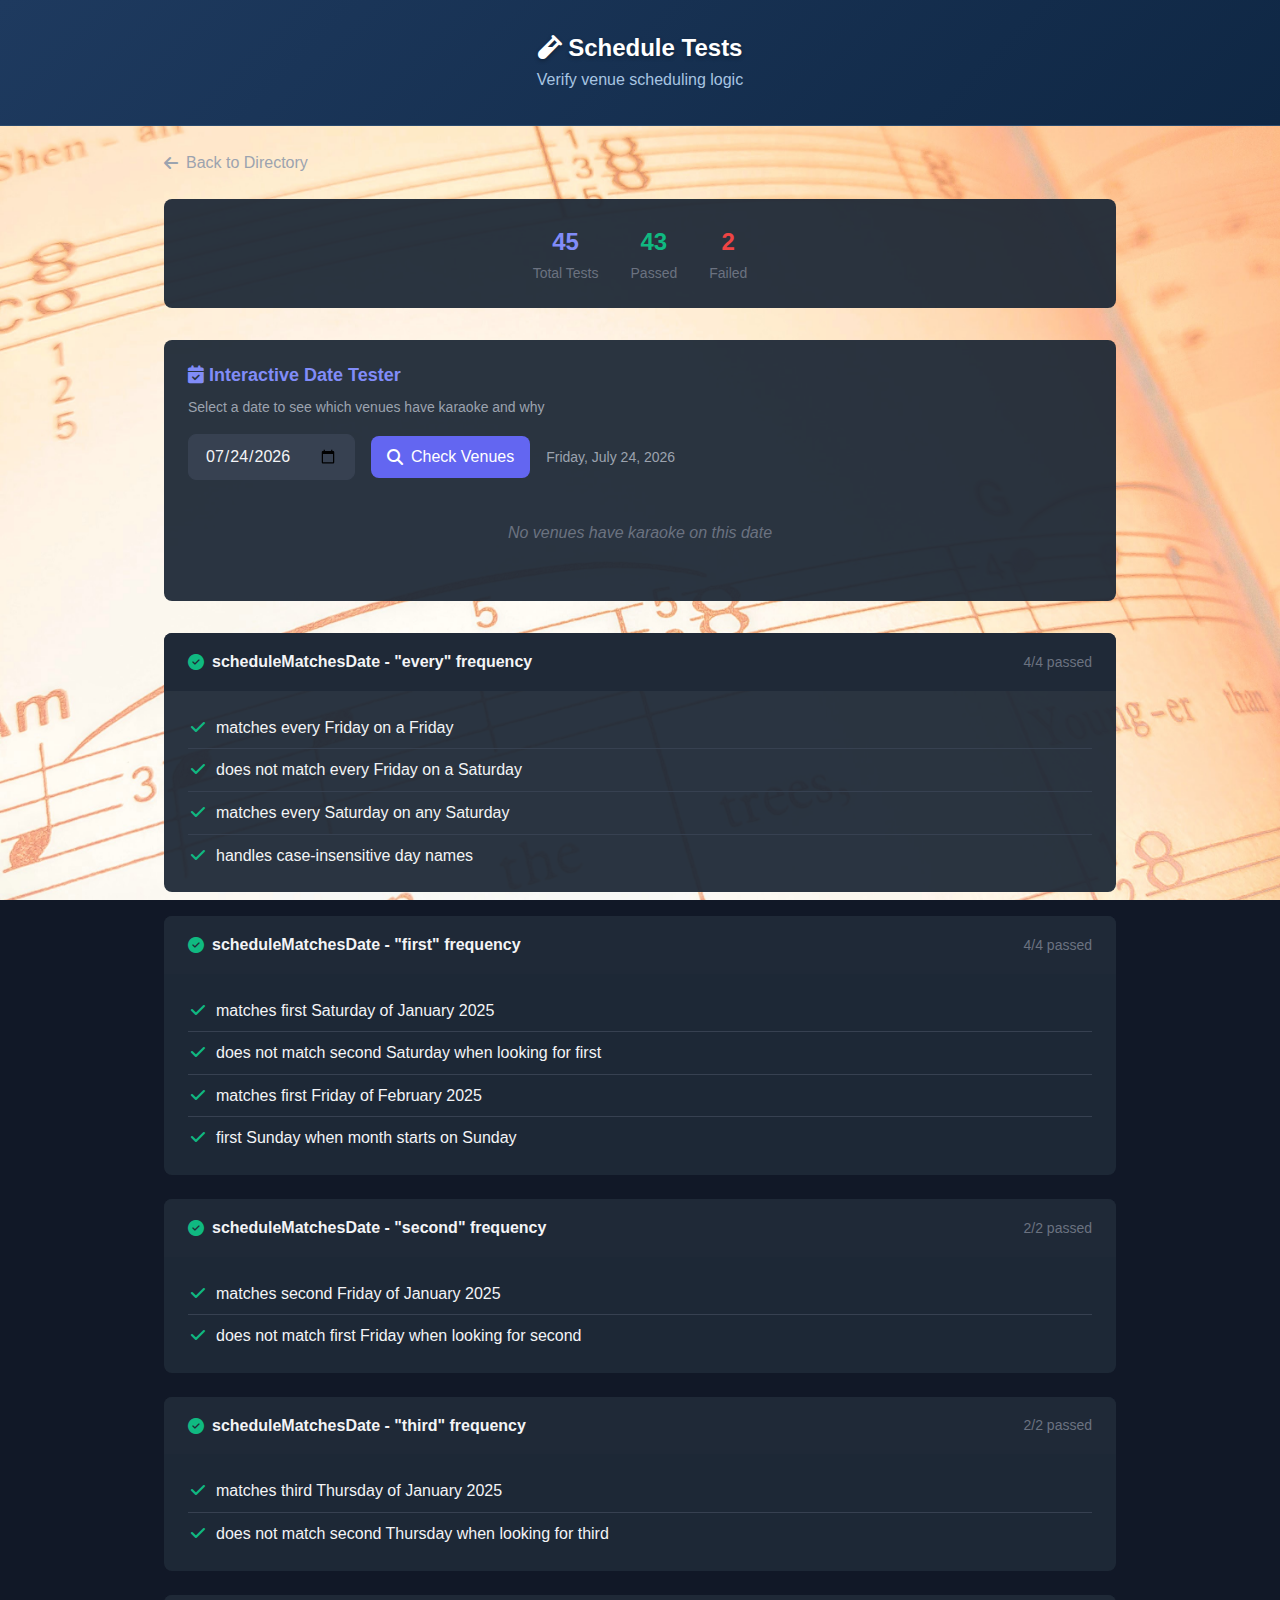
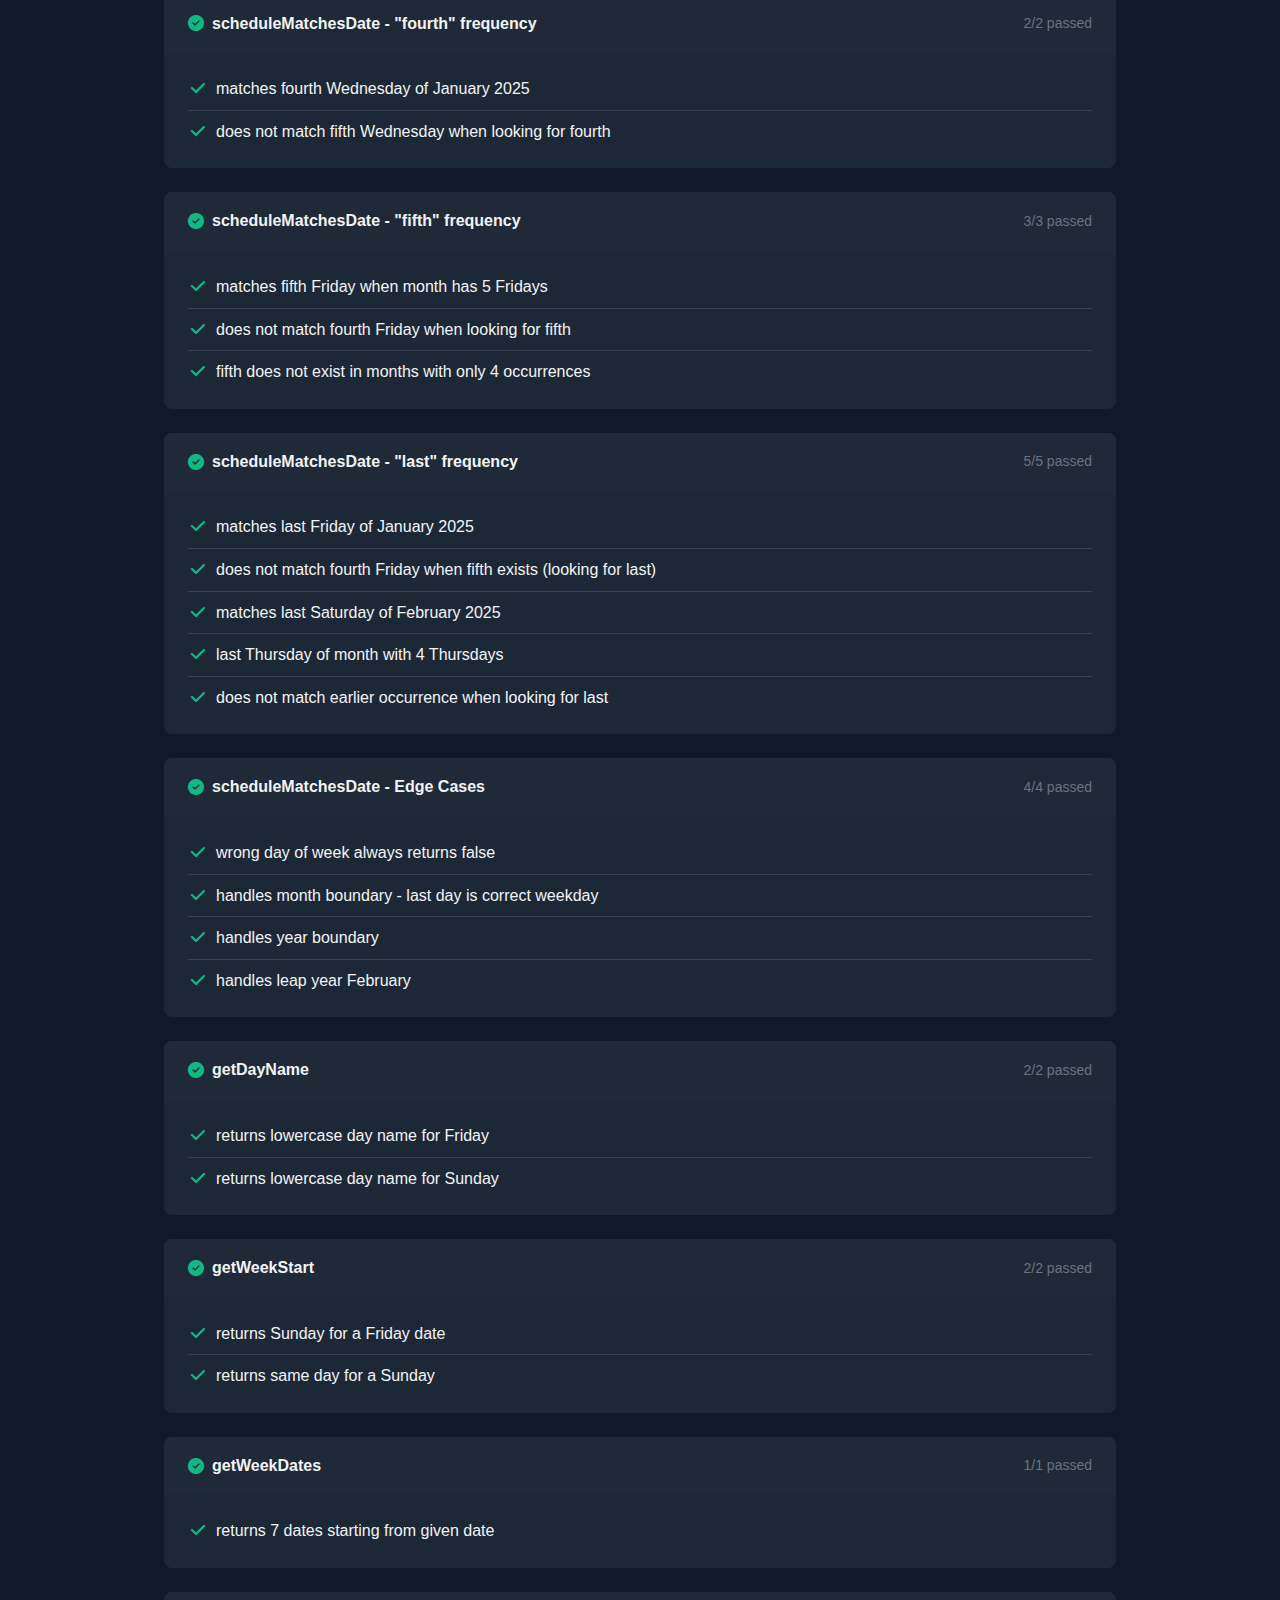
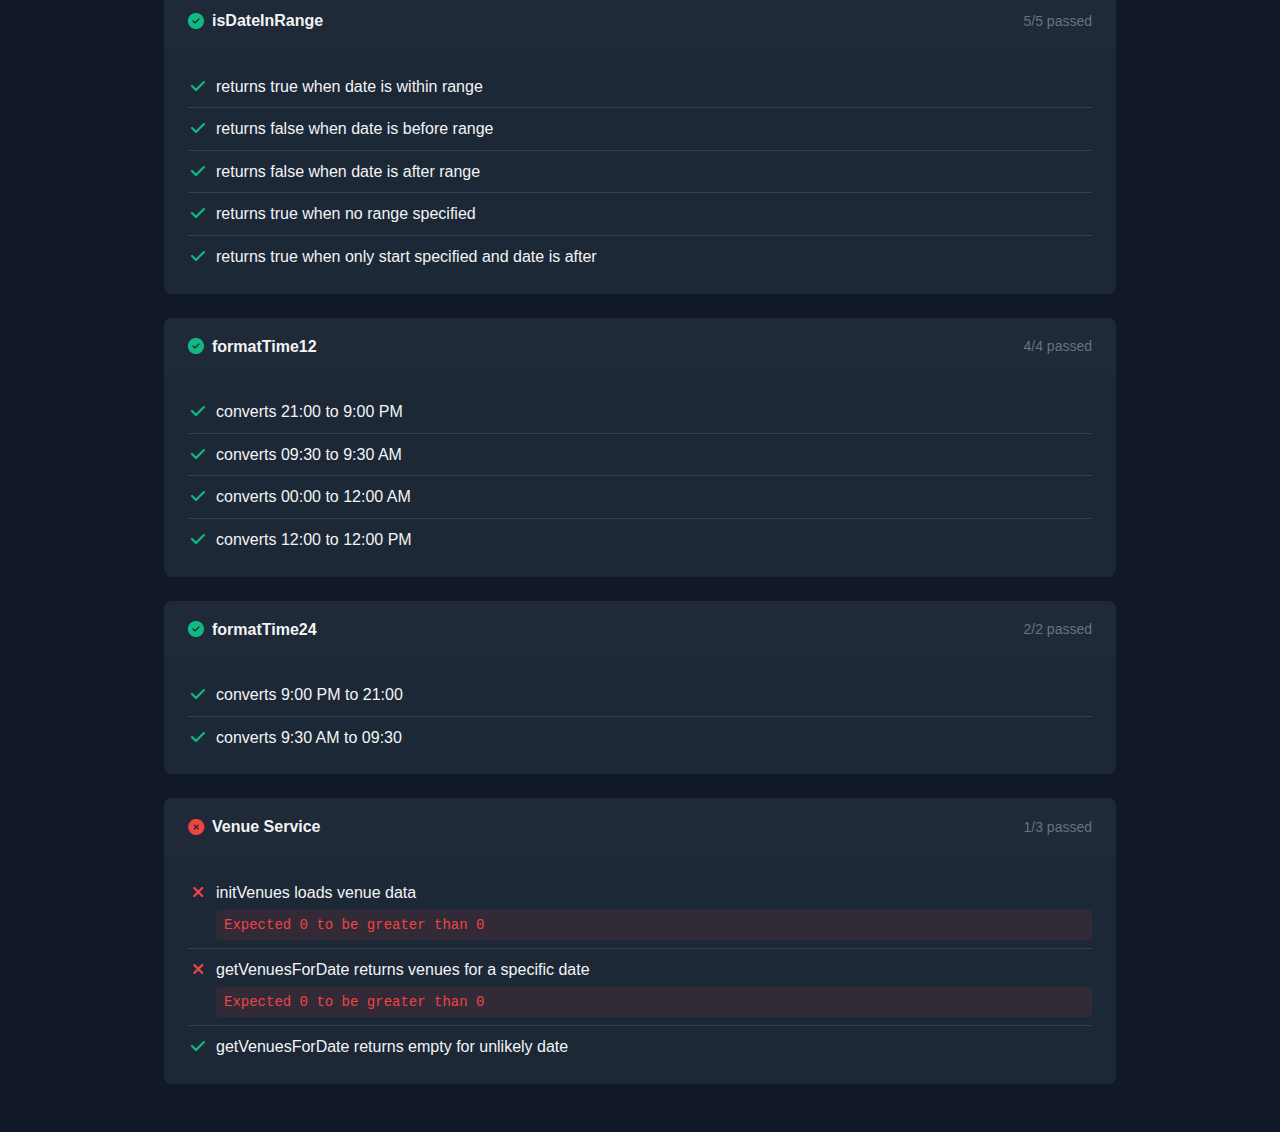
<file: tests/index.html>
<!DOCTYPE html>
<html lang="en">
<head>
    <meta charset="UTF-8">
    <meta name="viewport" content="width=device-width, initial-scale=1.0">
    <title>Schedule Tests - Austin Karaoke Directory</title>
    <link rel="stylesheet" href="https://cdnjs.cloudflare.com/ajax/libs/font-awesome/6.4.0/css/all.min.css">
    <link rel="stylesheet" href="../css/base.css">
    <link rel="stylesheet" href="../css/layout.css">
    <link rel="stylesheet" href="../css/components.css">
    <style>
        .test-container {
            max-width: 1000px;
            margin: 0 auto;
            padding: var(--spacing-lg);
        }

        .test-header {
            text-align: center;
            margin-bottom: var(--spacing-xl);
            padding-bottom: var(--spacing-lg);
            border-bottom: 1px solid var(--border-color);
        }

        .test-header h1 {
            color: var(--color-primary-light);
            margin-bottom: var(--spacing-sm);
        }

        .test-summary {
            display: flex;
            justify-content: center;
            gap: var(--spacing-xl);
            margin-bottom: var(--spacing-xl);
            padding: var(--spacing-lg);
            background: var(--bg-card);
            border-radius: var(--border-radius);
        }

        .test-stat {
            text-align: center;
        }

        .test-stat__value {
            font-size: var(--font-size-2xl);
            font-weight: 700;
        }

        .test-stat__label {
            font-size: var(--font-size-sm);
            color: var(--text-muted);
        }

        .test-stat--pass .test-stat__value { color: var(--color-success); }
        .test-stat--fail .test-stat__value { color: var(--color-error); }
        .test-stat--total .test-stat__value { color: var(--color-primary-light); }

        .test-suite {
            background: var(--bg-card);
            border-radius: var(--border-radius);
            margin-bottom: var(--spacing-lg);
            overflow: hidden;
        }

        .test-suite__header {
            display: flex;
            align-items: center;
            justify-content: space-between;
            padding: var(--spacing-md) var(--spacing-lg);
            background: var(--bg-secondary);
            cursor: pointer;
        }

        .test-suite__header:hover {
            background: var(--color-gray-700);
        }

        .test-suite__title {
            font-weight: 600;
            display: flex;
            align-items: center;
            gap: var(--spacing-sm);
        }

        .test-suite__count {
            font-size: var(--font-size-sm);
            color: var(--text-muted);
        }

        .test-suite__results {
            padding: var(--spacing-md) var(--spacing-lg);
        }

        .test-result {
            display: flex;
            align-items: flex-start;
            gap: var(--spacing-sm);
            padding: var(--spacing-sm) 0;
            border-bottom: 1px solid var(--border-color);
        }

        .test-result:last-child {
            border-bottom: none;
        }

        .test-result__icon {
            width: 20px;
            text-align: center;
            flex-shrink: 0;
        }

        .test-result--pass .test-result__icon { color: var(--color-success); }
        .test-result--fail .test-result__icon { color: var(--color-error); }

        .test-result__name {
            flex: 1;
        }

        .test-result__error {
            font-size: var(--font-size-sm);
            color: var(--color-error);
            background: rgba(239, 68, 68, 0.1);
            padding: var(--spacing-xs) var(--spacing-sm);
            border-radius: var(--border-radius-sm);
            margin-top: var(--spacing-xs);
            font-family: monospace;
        }

        /* Date Tester Section */
        .date-tester {
            background: var(--bg-card);
            border-radius: var(--border-radius);
            padding: var(--spacing-lg);
            margin-bottom: var(--spacing-xl);
        }

        .date-tester__header {
            margin-bottom: var(--spacing-md);
        }

        .date-tester__header h2 {
            color: var(--color-primary-light);
            font-size: var(--font-size-lg);
        }

        .date-tester__controls {
            display: flex;
            gap: var(--spacing-md);
            align-items: center;
            flex-wrap: wrap;
            margin-bottom: var(--spacing-lg);
        }

        .date-tester__input {
            padding: var(--spacing-sm) var(--spacing-md);
            background: var(--color-gray-700);
            border: 1px solid var(--border-color);
            border-radius: var(--border-radius);
            color: var(--text-primary);
            font-size: var(--font-size-base);
        }

        .date-tester__input:focus {
            outline: none;
            border-color: var(--color-primary);
        }

        .date-tester__info {
            color: var(--text-secondary);
            font-size: var(--font-size-sm);
        }

        .date-tester__results {
            max-height: 400px;
            overflow-y: auto;
        }

        .venue-result {
            display: flex;
            align-items: center;
            gap: var(--spacing-md);
            padding: var(--spacing-sm) var(--spacing-md);
            background: var(--bg-secondary);
            border-radius: var(--border-radius-sm);
            margin-bottom: var(--spacing-xs);
        }

        .venue-result__name {
            font-weight: 500;
            flex: 1;
        }

        .venue-result__reason {
            font-size: var(--font-size-sm);
            color: var(--color-primary-light);
            background: var(--color-gray-800);
            padding: 2px 8px;
            border-radius: var(--border-radius-sm);
        }

        .no-venues {
            color: var(--text-muted);
            font-style: italic;
            padding: var(--spacing-md);
            text-align: center;
        }

        /* Back link */
        .back-link {
            display: inline-flex;
            align-items: center;
            gap: var(--spacing-sm);
            margin-bottom: var(--spacing-lg);
            color: var(--text-secondary);
        }

        .back-link:hover {
            color: var(--color-primary-light);
        }

        /* Running state */
        .test-running {
            text-align: center;
            padding: var(--spacing-xl);
            color: var(--text-muted);
        }

        .test-running i {
            font-size: var(--font-size-2xl);
            margin-bottom: var(--spacing-md);
        }
    </style>
</head>
<body>
    <header class="site-header">
        <div class="site-header__content">
            <h1 class="site-header__title"><i class="fa-solid fa-vial"></i> Schedule Tests</h1>
            <p class="site-header__tagline">Verify venue scheduling logic</p>
        </div>
    </header>

    <main class="test-container">
        <a href="../index.html" class="back-link">
            <i class="fa-solid fa-arrow-left"></i> Back to Directory
        </a>

        <!-- Test Summary -->
        <div class="test-summary" id="test-summary">
            <div class="test-stat test-stat--total">
                <div class="test-stat__value" id="total-count">0</div>
                <div class="test-stat__label">Total Tests</div>
            </div>
            <div class="test-stat test-stat--pass">
                <div class="test-stat__value" id="pass-count">0</div>
                <div class="test-stat__label">Passed</div>
            </div>
            <div class="test-stat test-stat--fail">
                <div class="test-stat__value" id="fail-count">0</div>
                <div class="test-stat__label">Failed</div>
            </div>
        </div>

        <!-- Date Tester -->
        <section class="date-tester">
            <div class="date-tester__header">
                <h2><i class="fa-solid fa-calendar-check"></i> Interactive Date Tester</h2>
                <p class="date-tester__info">Select a date to see which venues have karaoke and why</p>
            </div>
            <div class="date-tester__controls">
                <input type="date" id="test-date" class="date-tester__input">
                <button class="btn btn--primary" id="test-date-btn">
                    <i class="fa-solid fa-search"></i> Check Venues
                </button>
                <span id="date-info" class="date-tester__info"></span>
            </div>
            <div class="date-tester__results" id="date-results">
                <p class="no-venues">Select a date above to see matching venues</p>
            </div>
        </section>

        <!-- Test Results -->
        <div id="test-results">
            <div class="test-running">
                <i class="fa-solid fa-spinner fa-spin"></i>
                <p>Running tests...</p>
            </div>
        </div>
    </main>

    <script src="../js/data.js"></script>
    <script type="module" src="schedule-tests.js"></script>
</body>
</html>
</file>
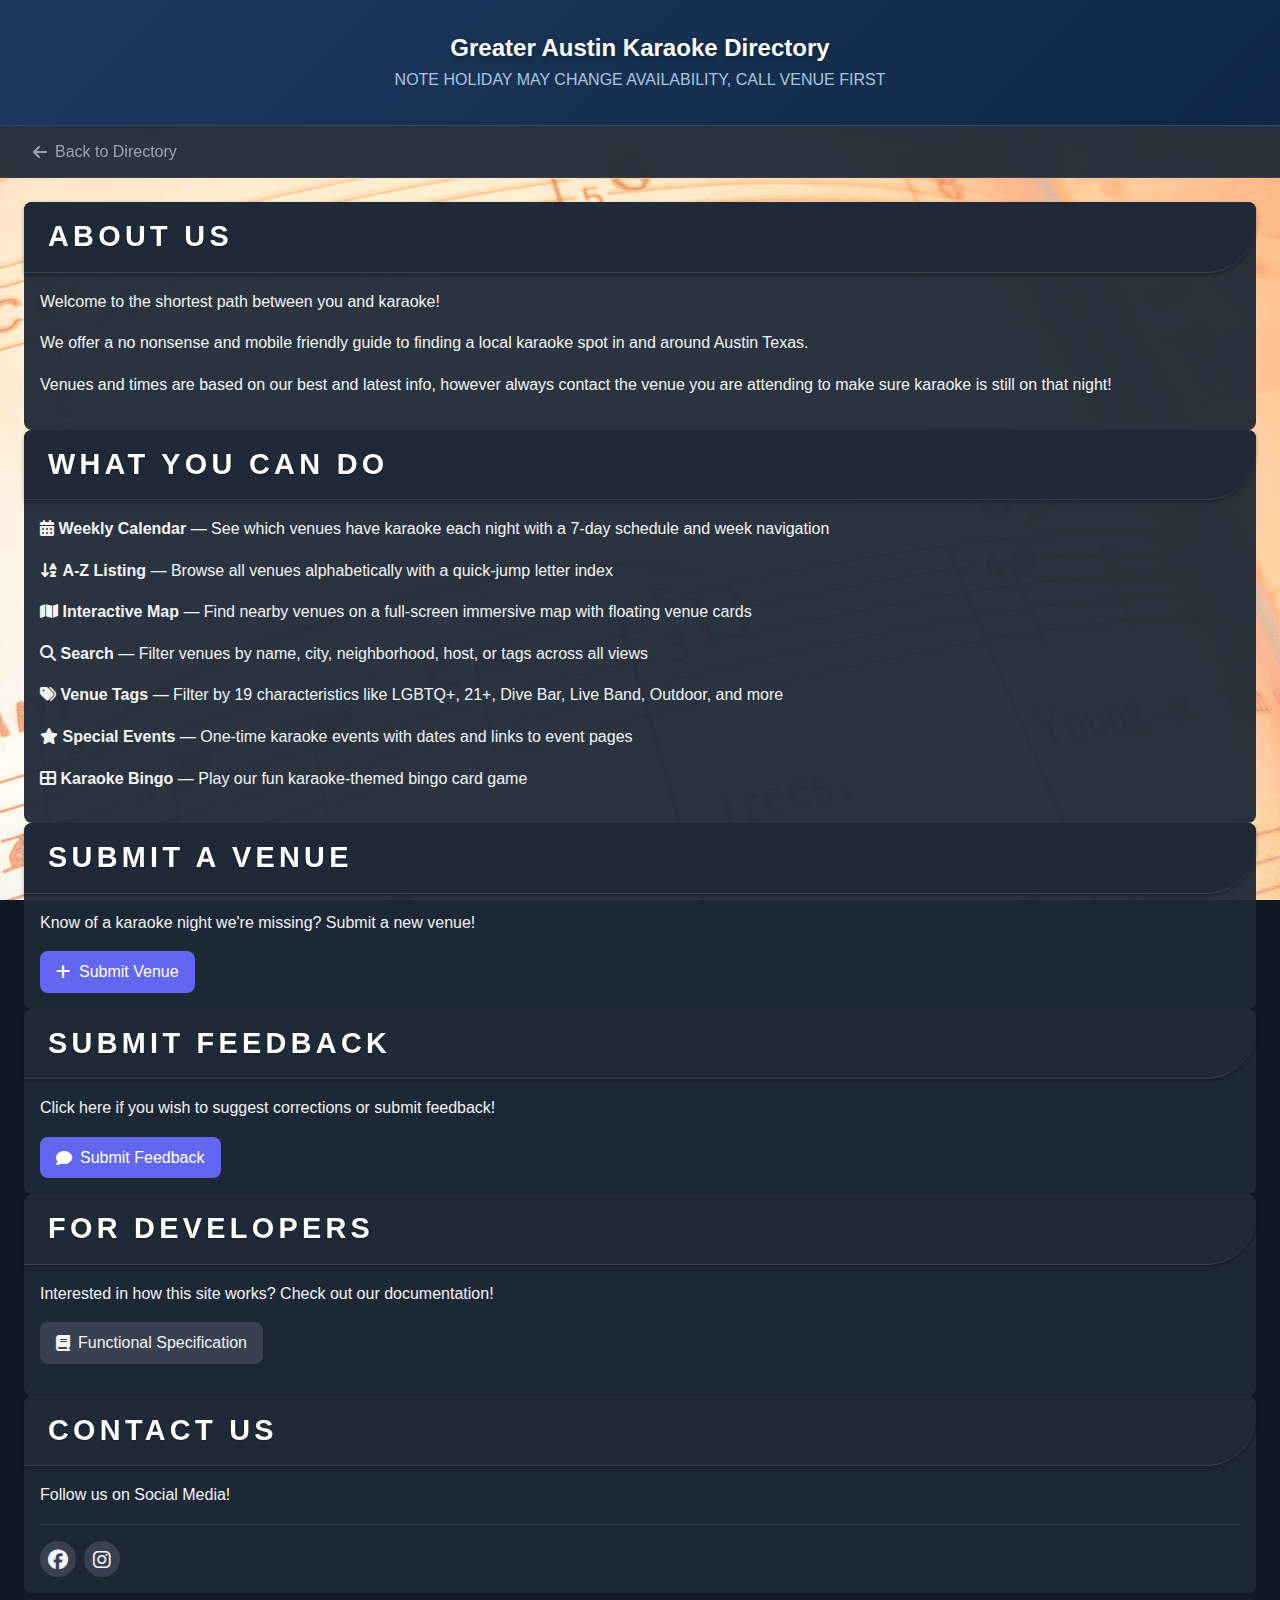
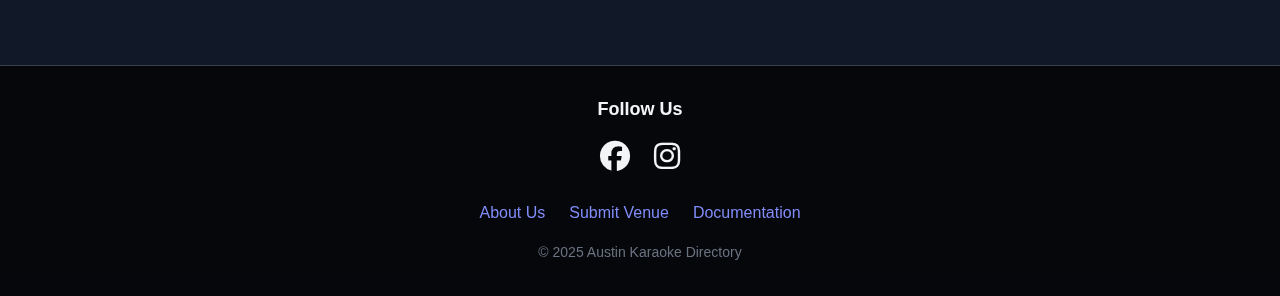
<file: about.html>
<!DOCTYPE html>
<html lang="en">
<head>
    <meta charset="UTF-8">
    <meta name="viewport" content="width=device-width, initial-scale=1.0">
    <meta name="description" content="Learn about the Greater Austin Karaoke Directory — a community-sourced guide to karaoke nights across Austin, Texas.">
    <meta property="og:title" content="About Us - Austin Karaoke Directory">
    <meta property="og:description" content="Learn about the Greater Austin Karaoke Directory — a community-sourced guide to karaoke nights across Austin, Texas.">
    <meta property="og:type" content="website">
    <meta property="og:url" content="https://karaokedirectory.com/about.html">
    <meta name="twitter:card" content="summary">
    <meta name="twitter:title" content="About Us - Austin Karaoke Directory">
    <meta name="twitter:description" content="Learn about the Greater Austin Karaoke Directory — a community-sourced guide to karaoke nights across Austin, Texas.">
    <link rel="canonical" href="https://karaokedirectory.com/about.html">
    <title>About Us - Austin Karaoke Directory</title>

    <!-- Font Awesome for icons -->
    <link rel="stylesheet" href="https://cdnjs.cloudflare.com/ajax/libs/font-awesome/6.4.0/css/all.min.css">

    <!-- Application styles -->
    <link rel="stylesheet" href="css/base.css">
    <link rel="stylesheet" href="css/layout.css">
    <link rel="stylesheet" href="css/components.css">
    <link rel="stylesheet" href="css/views.css">
</head>
<body>
    <!-- Note: Not using page--edge-to-edge as this is a content page, not the main app -->
    <header class="site-header">
        <div class="site-header__content">
            <h1 class="site-header__title">Greater Austin Karaoke Directory</h1>
            <p class="site-header__tagline">NOTE HOLIDAY MAY CHANGE AVAILABILITY, CALL VENUE FIRST</p>
        </div>
    </header>

    <nav class="navigation-container">
        <div class="navigation">
            <a href="index.html" class="nav-btn">
                <i class="fa-solid fa-arrow-left"></i>
                <span>Back to Directory</span>
            </a>
        </div>
    </nav>

    <main class="main-content">
        <article class="day-card">
            <header class="day-card__header">
                <h2 class="day-card__day">About Us</h2>
            </header>
            <div class="day-card__content">
                <p>Welcome to the shortest path between you and karaoke!</p>
                <p>We offer a no nonsense and mobile friendly guide to finding a local karaoke spot in and around Austin Texas.</p>
                <p>Venues and times are based on our best and latest info, however always contact the venue you are attending to make sure karaoke is still on that night!</p>
            </div>
        </article>

        <article class="day-card">
            <header class="day-card__header">
                <h2 class="day-card__day">What You Can Do</h2>
            </header>
            <div class="day-card__content">
                <p><i class="fa-solid fa-calendar-days"></i> <strong>Weekly Calendar</strong> &mdash; See which venues have karaoke each night with a 7-day schedule and week navigation</p>
                <p><i class="fa-solid fa-arrow-down-a-z"></i> <strong>A-Z Listing</strong> &mdash; Browse all venues alphabetically with a quick-jump letter index</p>
                <p><i class="fa-solid fa-map"></i> <strong>Interactive Map</strong> &mdash; Find nearby venues on a full-screen immersive map with floating venue cards</p>
                <p><i class="fa-solid fa-magnifying-glass"></i> <strong>Search</strong> &mdash; Filter venues by name, city, neighborhood, host, or tags across all views</p>
                <p><i class="fa-solid fa-tags"></i> <strong>Venue Tags</strong> &mdash; Filter by 19 characteristics like LGBTQ+, 21+, Dive Bar, Live Band, Outdoor, and more</p>
                <p><i class="fa-solid fa-star"></i> <strong>Special Events</strong> &mdash; One-time karaoke events with dates and links to event pages</p>
                <p><i class="fa-solid fa-table-cells-large"></i> <strong>Karaoke Bingo</strong> &mdash; Play our fun karaoke-themed bingo card game</p>
            </div>
        </article>

        <article class="day-card">
            <header class="day-card__header">
                <h2 class="day-card__day">Submit a Venue</h2>
            </header>
            <div class="day-card__content">
                <p>Know of a karaoke night we're missing? Submit a new venue!</p>
                <a href="submit.html" class="btn btn--primary">
                    <i class="fa-solid fa-plus"></i>
                    Submit Venue
                </a>
            </div>
        </article>

        <article class="day-card">
            <header class="day-card__header">
                <h2 class="day-card__day">Submit Feedback</h2>
            </header>
            <div class="day-card__content">
                <p>Click here if you wish to suggest corrections or submit feedback!</p>
                <a href="https://forms.gle/EiRbnMf1uwcp1Ak16" class="btn btn--primary" target="_blank" rel="noopener noreferrer">
                    <i class="fa-solid fa-comment"></i>
                    Submit Feedback
                </a>
            </div>
        </article>

        <article class="day-card">
            <header class="day-card__header">
                <h2 class="day-card__day">For Developers</h2>
            </header>
            <div class="day-card__content">
                <p>Interested in how this site works? Check out our documentation!</p>
                <p>
                    <a href="docs/index.html" class="btn btn--secondary">
                        <i class="fa-solid fa-book"></i>
                        Functional Specification
                    </a>
                </p>
            </div>
        </article>

        <article class="day-card">
            <header class="day-card__header">
                <h2 class="day-card__day">Contact Us</h2>
            </header>
            <div class="day-card__content">
                <p>Follow us on Social Media!</p>
                <div class="venue-card__socials">
                    <a href="https://www.facebook.com/groups/2494105004273043"
                       target="_blank" rel="noopener noreferrer" title="Facebook" class="social-link social-facebook">
                        <i class="fa-brands fa-facebook fa-lg"></i>
                    </a>
                    <a href="https://www.instagram.com/karaokedirectory/"
                       target="_blank" rel="noopener noreferrer" title="Instagram" class="social-link social-instagram">
                        <i class="fa-brands fa-instagram fa-lg"></i>
                    </a>
                </div>
            </div>
        </article>
    </main>

    <footer class="site-footer">
        <div class="site-footer__social">
            <h2>Follow Us</h2>
            <div class="social-links">
                <a href="https://www.facebook.com/groups/2494105004273043"
                   target="_blank" rel="noopener noreferrer" title="Facebook">
                    <i class="fa-brands fa-facebook fa-lg"></i>
                </a>
                <a href="https://www.instagram.com/karaokedirectory/"
                   target="_blank" rel="noopener noreferrer" title="Instagram">
                    <i class="fa-brands fa-instagram fa-lg"></i>
                </a>
            </div>
        </div>
        <div class="site-footer__links">
            <a href="about.html">About Us</a>
            <a href="submit.html">Submit Venue</a>
            <a href="docs/index.html">Documentation</a>
        </div>
        <p class="site-footer__copyright">
            &copy; 2025 Austin Karaoke Directory
        </p>
    </footer>
</body>
</html>
</file>
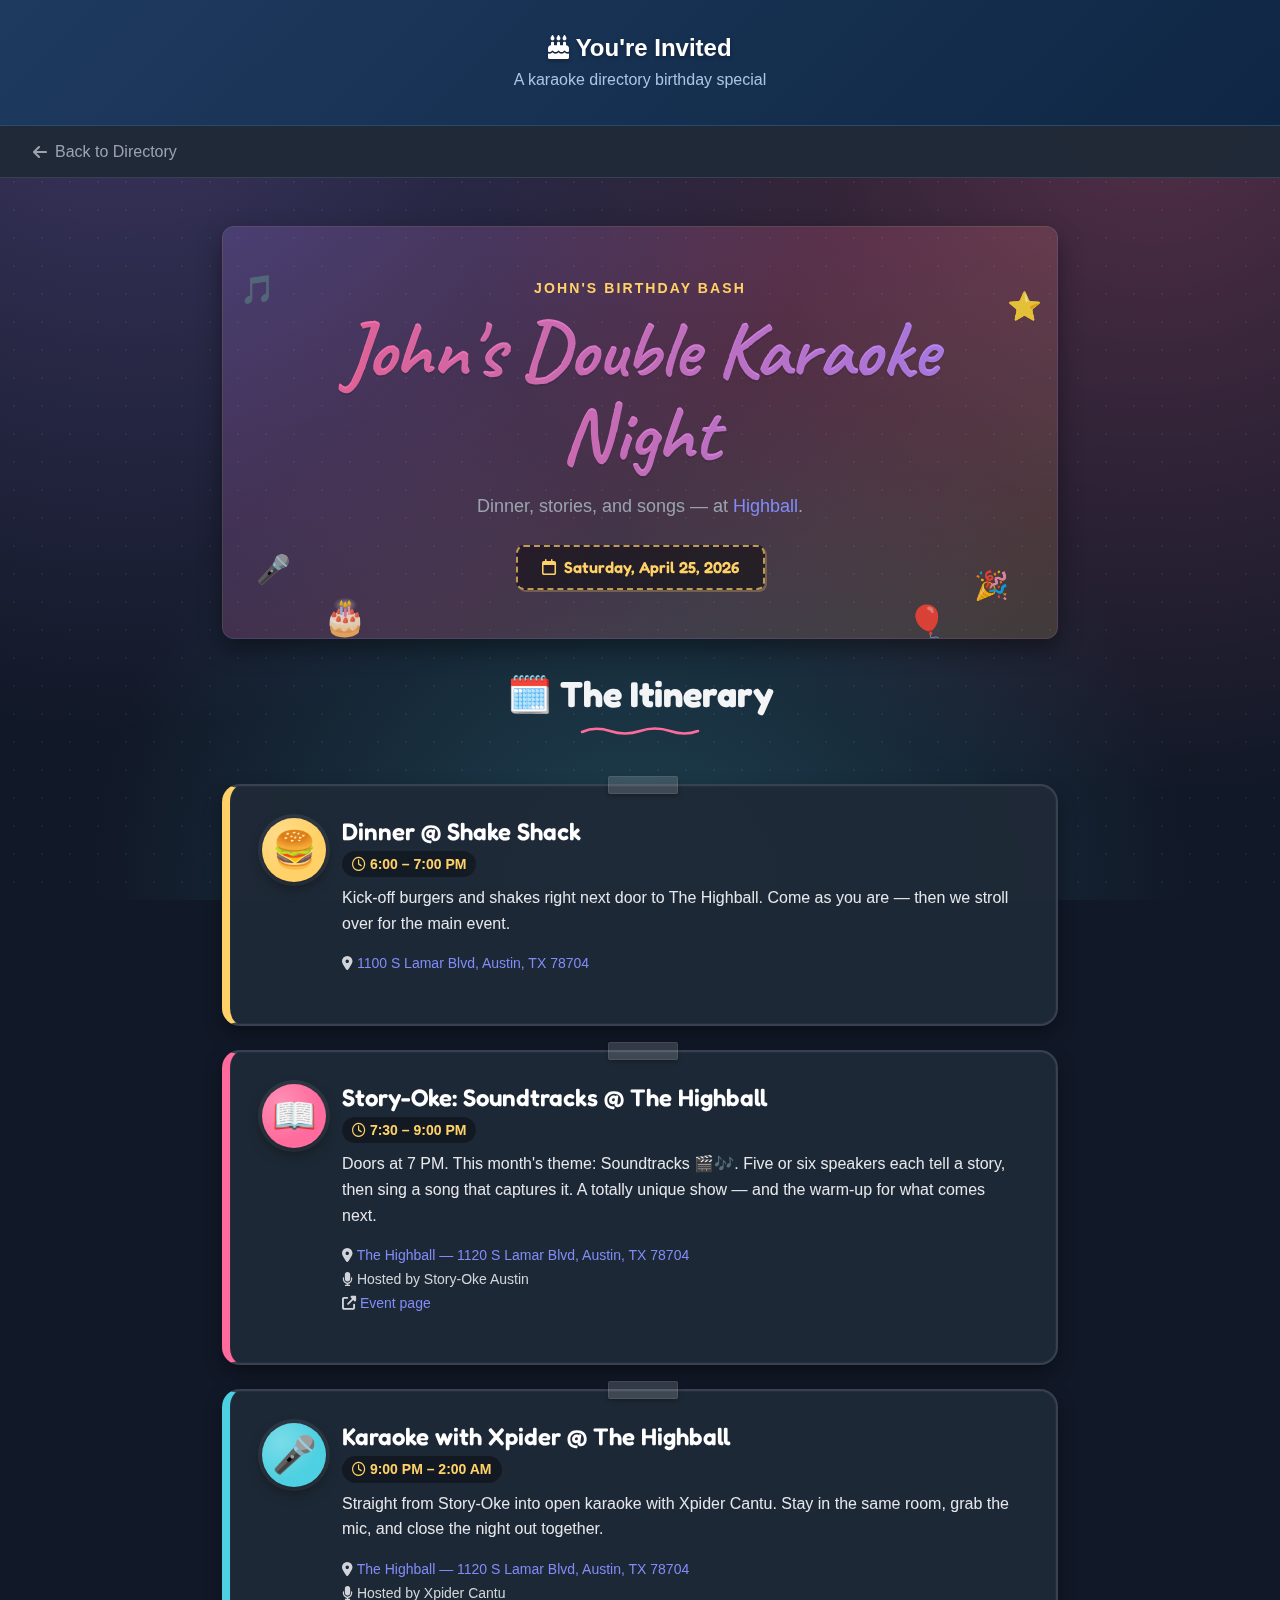
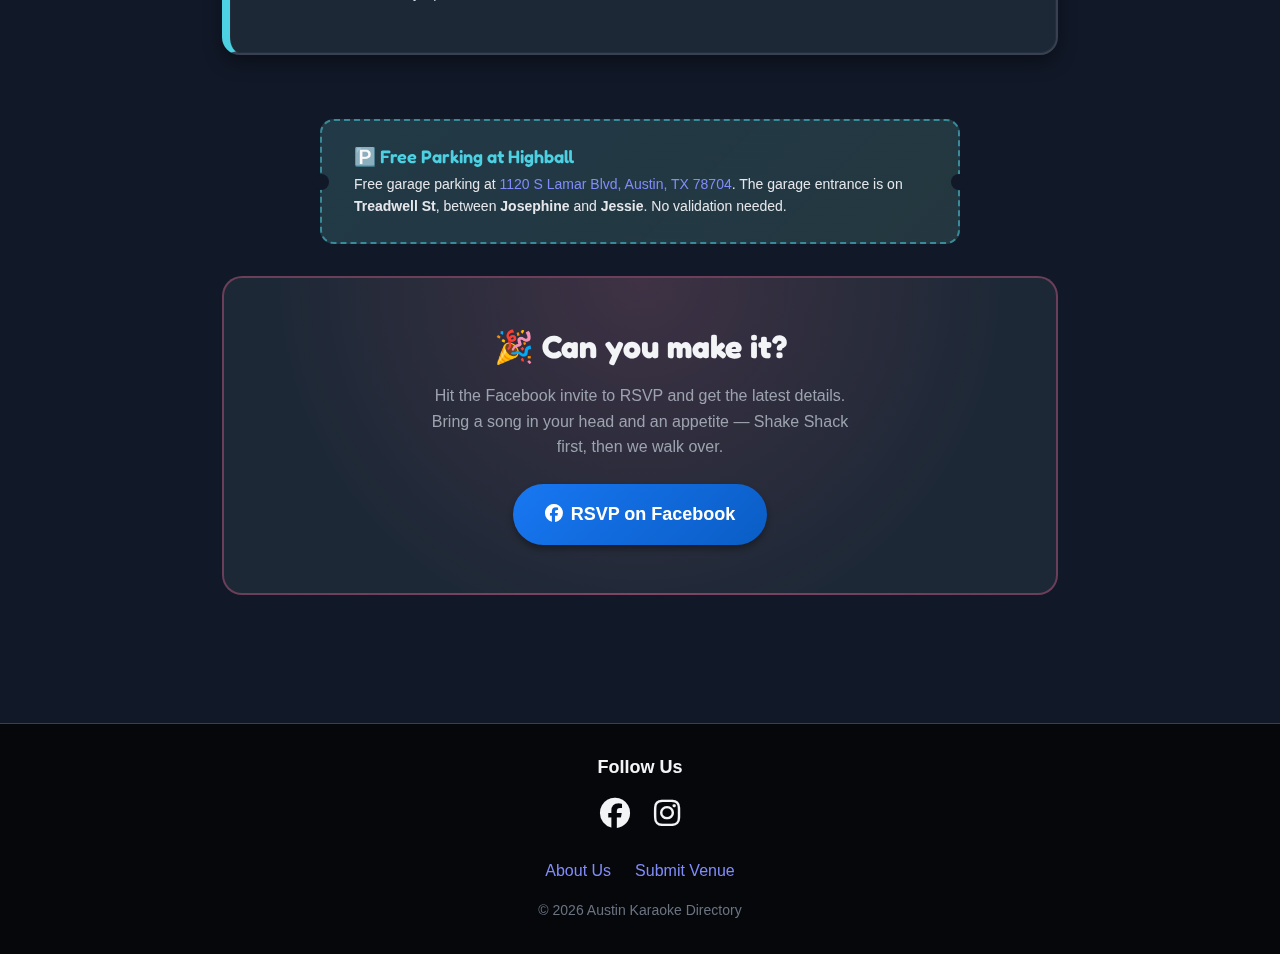
<file: bday.html>
<!DOCTYPE html>
<html lang="en">
<head>
    <meta charset="UTF-8">
    <meta name="viewport" content="width=device-width, initial-scale=1.0, viewport-fit=cover">
    <meta name="description" content="John's Double Karaoke Night — a birthday invite from the Austin Karaoke Directory.">
    <meta property="og:title" content="John's Double Karaoke Night">
    <meta property="og:description" content="Dinner, StoryOke, and Xpider Karaoke — all in one night at The Highball.">
    <meta property="og:type" content="website">
    <meta property="og:url" content="https://karaokedirectory.com/bday">
    <meta name="twitter:card" content="summary">
    <link rel="canonical" href="https://karaokedirectory.com/bday">
    <title>John's Double Karaoke Night 🎤🎂</title>

    <link rel="stylesheet" href="https://cdnjs.cloudflare.com/ajax/libs/font-awesome/6.4.0/css/all.min.css">
    <link rel="preconnect" href="https://fonts.googleapis.com">
    <link rel="preconnect" href="https://fonts.gstatic.com" crossorigin>
    <link rel="stylesheet" href="https://fonts.googleapis.com/css2?family=Caveat:wght@700&family=Fredoka:wght@500;600;700&display=swap">
    <link rel="stylesheet" href="css/base.css">
    <link rel="stylesheet" href="css/layout.css">
    <link rel="stylesheet" href="css/components.css">

    <style>
        /* ============================
           Birthday page — self-contained styles
           ============================ */

        :root {
            --bday-accent: #ffd166;
            --bday-pink: #ff6b9d;
            --bday-purple: #b388ff;
            --bday-teal: #4dd0e1;
            --bday-green: #6ee7b7;
            --font-display: 'Fredoka', system-ui, sans-serif;
            --font-script: 'Caveat', 'Segoe Script', cursive;
        }

        body {
            background-image: none;
            background:
                radial-gradient(circle at 10% 0%, rgba(179, 136, 255, 0.28), transparent 50%),
                radial-gradient(circle at 90% 10%, rgba(255, 107, 157, 0.28), transparent 50%),
                radial-gradient(circle at 50% 100%, rgba(77, 208, 225, 0.22), transparent 50%),
                var(--bg-primary);
            background-attachment: fixed;
        }

        /* Polka dot "party paper" overlay — subtle, behind everything */
        body::before {
            content: "";
            position: fixed;
            inset: 0;
            z-index: -1;
            pointer-events: none;
            background-image:
                radial-gradient(rgba(255, 255, 255, 0.05) 1.5px, transparent 1.5px);
            background-size: 28px 28px;
            background-position: 0 0;
        }

        .bday-main {
            max-width: 900px;
            margin: 0 auto;
            padding: var(--spacing-lg) var(--spacing-md) var(--spacing-2xl);
        }

        /* --- Hero --- */
        .bday-hero {
            position: relative;
            text-align: center;
            padding: var(--spacing-2xl) var(--spacing-md);
            margin-bottom: var(--spacing-xl);
            overflow: hidden;
            border-radius: var(--border-radius-lg);
            background: linear-gradient(
                135deg,
                rgba(179, 136, 255, 0.20),
                rgba(255, 107, 157, 0.20),
                rgba(255, 209, 102, 0.15)
            );
            border: 1px solid rgba(255, 255, 255, 0.08);
            box-shadow: var(--shadow-lg);
        }

        .bday-hero__eyebrow,
        .bday-hero__title,
        .bday-hero__subtitle,
        .bday-hero__date {
            position: relative;
            z-index: 1;
        }

        .bday-hero__eyebrow {
            display: inline-block;
            font-size: var(--font-size-sm);
            letter-spacing: 0.15em;
            text-transform: uppercase;
            color: var(--bday-accent);
            margin-bottom: var(--spacing-sm);
            font-weight: 600;
        }

        .bday-hero__title {
            font-family: var(--font-script);
            font-weight: 700;
            font-size: clamp(2.75rem, 9vw, 5rem);
            line-height: 1.05;
            letter-spacing: -0.01em;
            margin-bottom: var(--spacing-md);
            background: linear-gradient(90deg, var(--bday-pink), var(--bday-purple), var(--bday-teal), var(--bday-accent));
            background-size: 300% auto;
            -webkit-background-clip: text;
            background-clip: text;
            -webkit-text-fill-color: transparent;
            animation: bday-gradient 8s linear infinite;
            text-shadow: 0 2px 0 rgba(0, 0, 0, 0.1);
        }

        @keyframes bday-gradient {
            0%   { background-position: 0% 50%; }
            100% { background-position: 200% 50%; }
        }

        .bday-hero__subtitle {
            font-size: var(--font-size-lg);
            color: var(--text-secondary);
            max-width: 42ch;
            margin: 0 auto var(--spacing-lg);
        }

        .bday-hero__date {
            display: inline-flex;
            align-items: center;
            gap: var(--spacing-sm);
            padding: var(--spacing-sm) var(--spacing-lg);
            background: rgba(0, 0, 0, 0.45);
            border: 2px dashed rgba(255, 209, 102, 0.7);
            border-radius: 8px;
            color: var(--bday-accent);
            font-family: var(--font-display);
            font-weight: 600;
            box-shadow: 2px 2px 0 rgba(255, 209, 102, 0.25);
        }

        /* Floating emojis */
        .bday-floaters {
            position: absolute;
            inset: 0;
            pointer-events: none;
            overflow: hidden;
        }

        .bday-floater {
            position: absolute;
            font-size: 1.75rem;
            opacity: 0.85;
            animation: bday-float 9s ease-in-out infinite;
            will-change: transform;
        }

        .bday-floater:nth-child(1) { left:  4%; top: 78%; animation-delay: 0s;   }
        .bday-floater:nth-child(2) { left: 12%; top: 88%; animation-delay: 1.2s; font-size: 2.2rem; }
        .bday-floater:nth-child(3) { left: 90%; top: 82%; animation-delay: 2.1s; }
        .bday-floater:nth-child(4) { left: 82%; top: 90%; animation-delay: 0.8s; font-size: 2rem; }
        .bday-floater:nth-child(5) { left:  2%; top: 10%; animation-delay: 3.0s; }
        .bday-floater:nth-child(6) { left: 94%; top: 14%; animation-delay: 1.8s; }

        @keyframes bday-float {
            0%, 100% { transform: translateY(0); }
            50%      { transform: translateY(-14px); }
        }

        @media (prefers-reduced-motion: reduce) {
            .bday-hero__title { animation: none; }
            .bday-floater     { animation: none; }
        }

        /* --- Itinerary --- */
        .bday-section-title {
            font-family: var(--font-display);
            font-size: clamp(1.75rem, 4vw, 2.25rem);
            font-weight: 700;
            text-align: center;
            margin-bottom: var(--spacing-xl);
            color: var(--text-primary);
            position: relative;
        }

        .bday-section-title::after {
            content: "";
            display: block;
            width: 120px;
            height: 10px;
            margin: var(--spacing-sm) auto 0;
            background: url("data:image/svg+xml;utf8,<svg xmlns='http://www.w3.org/2000/svg' viewBox='0 0 120 10'><path d='M2 6 Q 15 0, 30 5 T 60 5 T 90 5 T 118 5' fill='none' stroke='%23ff6b9d' stroke-width='2.5' stroke-linecap='round'/></svg>") center/contain no-repeat;
        }

        .bday-section-title .bday-emoji {
            display: inline-block;
        }

        .bday-timeline {
            display: grid;
            grid-template-columns: 1fr;
            gap: var(--spacing-xl);
            margin-bottom: var(--spacing-2xl);
            padding: var(--spacing-md) 0;
        }

        .bday-stop {
            --stop-accent: var(--bday-pink);
            position: relative;
            display: grid;
            grid-template-columns: auto 1fr;
            gap: var(--spacing-md);
            align-items: start;
            padding: var(--spacing-lg) var(--spacing-lg) var(--spacing-lg) calc(var(--spacing-lg) + 6px);
            background: var(--bg-card);
            border: 2px solid var(--border-color);
            border-left: 8px solid var(--stop-accent);
            border-radius: 18px;
            box-shadow:
                0 8px 18px rgba(0, 0, 0, 0.35),
                0 0 0 1px rgba(255, 255, 255, 0.03) inset;
            transition: transform var(--transition-slow), box-shadow var(--transition-slow);
        }

        /* Per-card accent colors (cards stay level) */
        .bday-stop:nth-child(1) { --stop-accent: var(--bday-accent); }
        .bday-stop:nth-child(2) { --stop-accent: var(--bday-pink); }
        .bday-stop:nth-child(3) { --stop-accent: var(--bday-teal); }

        /* Little "tape strip" at the top of each card */
        .bday-stop::before {
            content: "";
            position: absolute;
            top: -10px;
            left: 50%;
            width: 70px;
            height: 18px;
            transform: translateX(-50%);
            background: rgba(255, 255, 255, 0.15);
            border: 1px solid rgba(255, 255, 255, 0.08);
            border-radius: 2px;
            box-shadow: 0 2px 4px rgba(0, 0, 0, 0.25);
        }

        .bday-stop:hover,
        .bday-stop:focus-within {
            transform: translateY(-4px);
            box-shadow:
                0 16px 32px rgba(0, 0, 0, 0.45),
                0 0 0 2px var(--stop-accent) inset;
        }

        .bday-stop__number {
            width: 4rem;
            height: 4rem;
            flex-shrink: 0;
            display: flex;
            align-items: center;
            justify-content: center;
            border-radius: 50%;
            background:
                radial-gradient(circle at 30% 30%, rgba(255, 255, 255, 0.25), transparent 60%),
                var(--stop-accent);
            color: var(--color-white);
            font-size: 2.25rem;
            line-height: 1;
            box-shadow:
                0 6px 14px rgba(0, 0, 0, 0.35),
                0 0 0 4px rgba(255, 255, 255, 0.08);
            transition: transform var(--transition);
        }

        .bday-stop:hover .bday-stop__number,
        .bday-stop:focus-within .bday-stop__number {
            transform: scale(1.05);
        }

        .bday-stop__body h3 {
            margin-bottom: var(--spacing-xs);
            font-family: var(--font-display);
            font-size: clamp(1.25rem, 3.5vw, 1.5rem);
            font-weight: 600;
            color: var(--color-white);
            line-height: 1.2;
        }

        .bday-stop__time {
            display: inline-block;
            margin-bottom: var(--spacing-sm);
            padding: 2px 10px;
            background: rgba(0, 0, 0, 0.35);
            border-radius: 999px;
            color: var(--bday-accent);
            font-weight: 600;
            font-size: var(--font-size-sm);
        }

        .bday-stop__meta {
            font-size: var(--font-size-sm);
            color: var(--color-gray-300);
            margin-top: var(--spacing-sm);
            line-height: 1.7;
        }

        .bday-stop__meta a {
            color: var(--color-primary-light);
        }

        .bday-stop__desc {
            color: var(--color-gray-200);
            font-size: var(--font-size-base);
        }

        @media (prefers-reduced-motion: reduce) {
            .bday-stop,
            .bday-stop:nth-child(n) { transform: none; }
            .bday-stop__number { transform: none; }
        }

        /* --- Parking callout: ticket-stub look --- */
        .bday-parking {
            position: relative;
            padding: var(--spacing-lg) var(--spacing-xl);
            margin: 0 auto var(--spacing-xl);
            max-width: 640px;
            background:
                linear-gradient(135deg, rgba(77, 208, 225, 0.10), rgba(110, 231, 183, 0.08)),
                var(--bg-card);
            border: 2px dashed rgba(77, 208, 225, 0.55);
            border-radius: 14px;
        }

        /* Perforation dots on the left edge */
        .bday-parking::before,
        .bday-parking::after {
            content: "";
            position: absolute;
            top: 50%;
            width: 16px;
            height: 16px;
            background: var(--bg-primary);
            border-radius: 50%;
            transform: translateY(-50%);
        }

        .bday-parking::before { left: -9px; }
        .bday-parking::after  { right: -9px; }

        .bday-parking h3 {
            margin-bottom: var(--spacing-xs);
            font-family: var(--font-display);
            font-size: var(--font-size-lg);
            font-weight: 600;
            color: var(--bday-teal);
        }

        .bday-parking p {
            margin: 0;
            color: var(--color-gray-200);
            font-size: var(--font-size-sm);
        }


        /* --- CTA --- */
        .bday-cta {
            text-align: center;
            padding: var(--spacing-2xl) var(--spacing-lg);
            background:
                radial-gradient(circle at 50% 0%, rgba(255, 107, 157, 0.15), transparent 70%),
                var(--bg-card);
            border: 2px solid rgba(255, 107, 157, 0.35);
            border-radius: 20px;
            margin-bottom: var(--spacing-xl);
            position: relative;
            overflow: hidden;
        }

        .bday-cta h2 {
            margin-bottom: var(--spacing-md);
            font-family: var(--font-display);
            font-weight: 700;
            font-size: clamp(1.5rem, 4vw, 2rem);
        }

        .bday-cta p {
            color: var(--text-secondary);
            max-width: 48ch;
            margin: 0 auto var(--spacing-lg);
        }

        .bday-btn {
            display: inline-flex;
            align-items: center;
            gap: var(--spacing-sm);
            padding: var(--spacing-md) var(--spacing-xl);
            background: linear-gradient(135deg, #1877f2, #0a5dc5);
            color: var(--color-white);
            border-radius: 999px;
            font-weight: 600;
            font-size: var(--font-size-lg);
            box-shadow: var(--shadow);
            transition: transform var(--transition), box-shadow var(--transition);
        }

        .bday-btn:hover {
            transform: translateY(-2px);
            box-shadow: var(--shadow-lg);
            text-decoration: none;
            color: var(--color-white);
        }

        .bday-btn[aria-disabled="true"] {
            background: var(--color-gray-700);
            cursor: not-allowed;
            opacity: 0.7;
        }

        .bday-btn[aria-disabled="true"]:hover {
            transform: none;
            box-shadow: var(--shadow);
        }

        /* --- Confetti ribbon --- */
        .bday-confetti {
            position: fixed;
            inset: 0 0 auto 0;
            height: 0;
            pointer-events: none;
            z-index: var(--z-toast);
            overflow: visible;
        }

        .bday-confetti span {
            position: absolute;
            top: -20px;
            width: 8px;
            height: 14px;
            border-radius: 2px;
            opacity: 0;
            animation: bday-fall linear infinite;
        }

        @keyframes bday-fall {
            0%   { transform: translateY(-20px); opacity: 0; }
            10%  { opacity: 1; }
            100% { transform: translateY(110vh); opacity: 0.9; }
        }

        /* --- Desktop refinements --- */
        @media (min-width: 768px) {
            .bday-main {
                padding: var(--spacing-2xl) var(--spacing-xl);
            }

            .bday-hero {
                padding: var(--spacing-2xl) var(--spacing-2xl);
            }

            .bday-timeline {
                grid-template-columns: 1fr;
                gap: var(--spacing-lg);
            }

            .bday-stop {
                padding: var(--spacing-xl);
            }
        }
    </style>
</head>
<body>
    <div class="bday-confetti" id="bday-confetti" aria-hidden="true"></div>

    <header class="site-header site-header--compact">
        <div class="site-header__content">
            <h1 class="site-header__title">
                <i class="fa-solid fa-cake-candles"></i> You're Invited
            </h1>
            <p class="site-header__tagline">A karaoke directory birthday special</p>
        </div>
    </header>

    <nav class="navigation-container">
        <div class="navigation">
            <a href="index.html" class="nav-btn">
                <i class="fa-solid fa-arrow-left"></i>
                <span>Back to Directory</span>
            </a>
        </div>
    </nav>

    <main class="bday-main">
        <section class="bday-hero">
            <div class="bday-floaters" aria-hidden="true">
                <span class="bday-floater">🎤</span>
                <span class="bday-floater">🎂</span>
                <span class="bday-floater">🎉</span>
                <span class="bday-floater">🎈</span>
                <span class="bday-floater">🎵</span>
                <span class="bday-floater">⭐</span>
            </div>
            <span class="bday-hero__eyebrow">John's Birthday Bash</span>
            <h1 class="bday-hero__title">John's Double Karaoke Night</h1>
            <p class="bday-hero__subtitle">
                Dinner, stories, and songs — at <a href="index.html#venue=the-highball">Highball</a>.
            </p>
            <div class="bday-hero__date">
                <i class="fa-regular fa-calendar"></i>
                <span>Saturday, April 25, 2026</span>
            </div>
        </section>

        <h2 class="bday-section-title">
            <span class="bday-emoji">🗓️</span> The Itinerary
        </h2>

        <div class="bday-timeline">
            <article class="bday-stop">
                <div class="bday-stop__number" aria-hidden="true">🍔</div>
                <div class="bday-stop__body">
                    <h3>Dinner @ Shake Shack</h3>
                    <span class="bday-stop__time">
                        <i class="fa-regular fa-clock"></i> 6:00 – 7:00 PM
                    </span>
                    <p class="bday-stop__desc">
                        Kick-off burgers and shakes right next door to The Highball.
                        Come as you are — then we stroll over for the main event.
                    </p>
                    <p class="bday-stop__meta">
                        <i class="fa-solid fa-location-dot"></i>
                        <a href="https://maps.google.com/?q=Shake+Shack+South+Lamar+Austin"
                           target="_blank" rel="noopener noreferrer">
                            1100 S Lamar Blvd, Austin, TX 78704
                        </a>
                    </p>
                </div>
            </article>

            <article class="bday-stop">
                <div class="bday-stop__number" aria-hidden="true">📖</div>
                <div class="bday-stop__body">
                    <h3>Story-Oke: Soundtracks @ The Highball</h3>
                    <span class="bday-stop__time">
                        <i class="fa-regular fa-clock"></i> 7:30 – 9:00 PM
                    </span>
                    <p class="bday-stop__desc">
                        Doors at 7 PM. This month's theme: Soundtracks 🎬🎶.
                        Five or six speakers each tell a story, then sing a song that captures it.
                        A totally unique show — and the warm-up for what comes next.
                    </p>
                    <p class="bday-stop__meta">
                        <i class="fa-solid fa-location-dot"></i>
                        <a href="https://maps.google.com/?q=30.255811,-97.7636195"
                           target="_blank" rel="noopener noreferrer">
                            The Highball — 1120 S Lamar Blvd, Austin, TX 78704
                        </a>
                        <br>
                        <i class="fa-solid fa-microphone"></i>
                        Hosted by Story-Oke Austin
                        <br>
                        <i class="fa-solid fa-up-right-from-square"></i>
                        <a href="https://www.facebook.com/share/1CUHiRCZAH/"
                           target="_blank" rel="noopener noreferrer">Event page</a>
                    </p>
                </div>
            </article>

            <article class="bday-stop">
                <div class="bday-stop__number" aria-hidden="true">🎤</div>
                <div class="bday-stop__body">
                    <h3>Karaoke with Xpider @ The Highball</h3>
                    <span class="bday-stop__time">
                        <i class="fa-regular fa-clock"></i> 9:00 PM – 2:00 AM
                    </span>
                    <p class="bday-stop__desc">
                        Straight from Story-Oke into open karaoke with Xpider Cantu.
                        Stay in the same room, grab the mic, and close the night out together.
                    </p>
                    <p class="bday-stop__meta">
                        <i class="fa-solid fa-location-dot"></i>
                        <a href="https://maps.google.com/?q=30.255811,-97.7636195"
                           target="_blank" rel="noopener noreferrer">
                            The Highball — 1120 S Lamar Blvd, Austin, TX 78704
                        </a>
                        <br>
                        <i class="fa-solid fa-microphone"></i>
                        Hosted by Xpider Cantu
                    </p>
                </div>
            </article>
        </div>

        <aside class="bday-parking">
            <h3>🅿️ Free Parking at Highball</h3>
            <p>
                Free garage parking at
                <a href="https://maps.google.com/?q=1120+S+Lamar+Blvd+Austin+TX+78704"
                   target="_blank" rel="noopener noreferrer">1120 S Lamar Blvd, Austin, TX 78704</a>.
                The garage entrance is on <strong>Treadwell St</strong>, between
                <strong>Josephine</strong> and <strong>Jessie</strong>. No validation needed.
            </p>
        </aside>

        <section class="bday-cta">
            <h2>🎉 Can you make it?</h2>
            <p>
                Hit the Facebook invite to RSVP and get the latest details.
                Bring a song in your head and an appetite — Shake Shack first, then we walk over.
            </p>
            <a class="bday-btn"
               href="https://www.facebook.com/share/1CKmZBchCz/"
               target="_blank" rel="noopener noreferrer">
                <i class="fa-brands fa-facebook"></i>
                <span>RSVP on Facebook</span>
            </a>
        </section>
    </main>

    <footer class="site-footer">
        <div class="site-footer__social">
            <h2>Follow Us</h2>
            <div class="social-links">
                <a href="https://www.facebook.com/groups/2494105004273043"
                   target="_blank" rel="noopener noreferrer" title="Facebook">
                    <i class="fa-brands fa-facebook fa-lg"></i>
                </a>
                <a href="https://www.instagram.com/karaokedirectory/"
                   target="_blank" rel="noopener noreferrer" title="Instagram">
                    <i class="fa-brands fa-instagram fa-lg"></i>
                </a>
            </div>
        </div>
        <div class="site-footer__links">
            <a href="about.html">About Us</a>
            <a href="submit.html">Submit Venue</a>
        </div>
        <p class="site-footer__copyright">
            &copy; 2026 Austin Karaoke Directory
        </p>
    </footer>

    <script>
        // Subtle confetti ribbon across the top of the page.
        document.addEventListener('DOMContentLoaded', () => {
            if (window.matchMedia('(prefers-reduced-motion: reduce)').matches) return;
            const host = document.getElementById('bday-confetti');
            const colors = ['#ff6b9d', '#b388ff', '#4dd0e1', '#ffd166', '#10b981'];
            for (let i = 0; i < 24; i++) {
                const s = document.createElement('span');
                s.style.left = Math.random() * 100 + 'vw';
                s.style.background = colors[i % colors.length];
                s.style.animationDuration = (6 + Math.random() * 5) + 's';
                s.style.animationDelay = (Math.random() * 6) + 's';
                host.appendChild(s);
            }
        });
    </script>
</body>
</html>
</file>
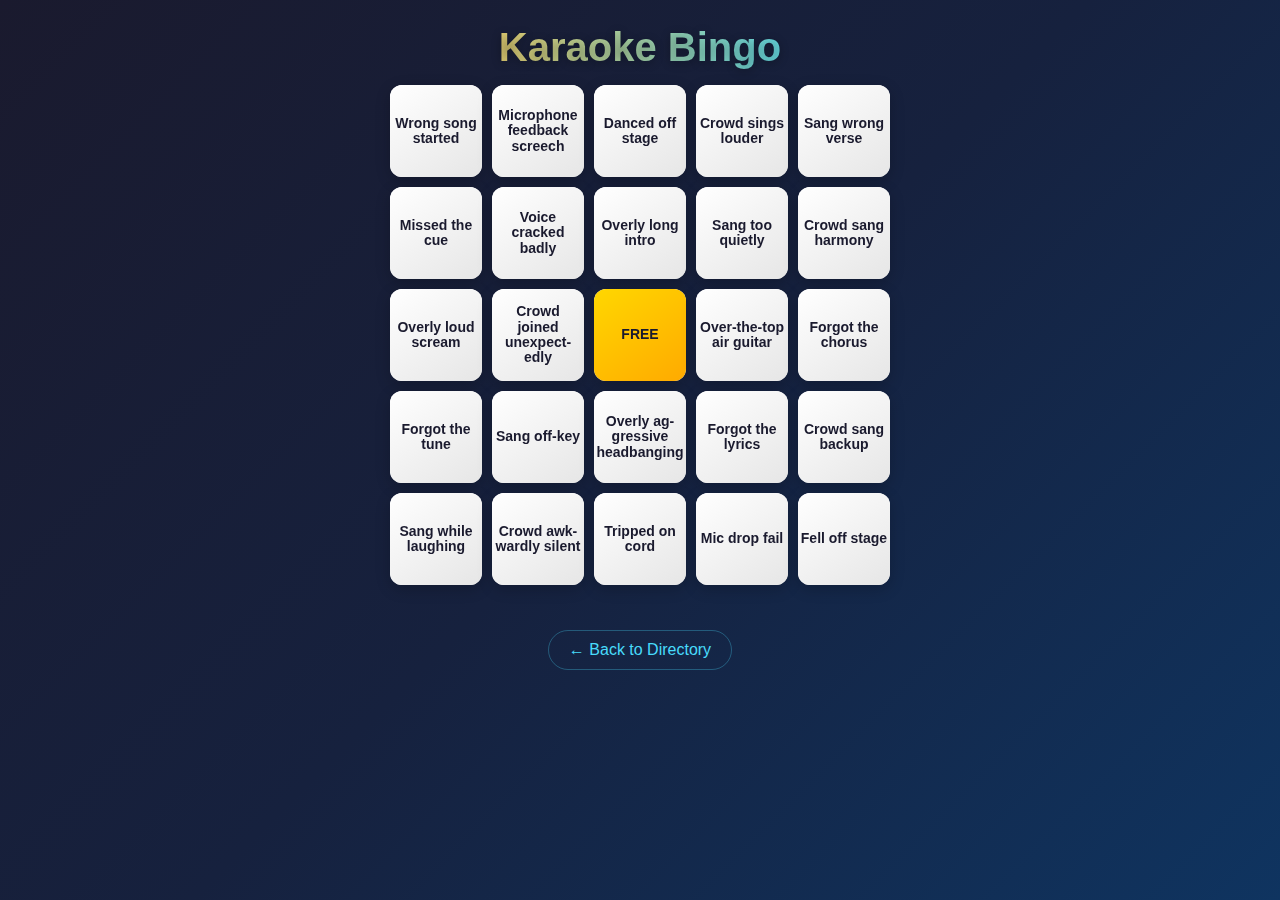
<file: bingo.html>
<!DOCTYPE html>
<html lang="en">
<head>
    <meta charset="UTF-8">
    <meta name="viewport" content="width=device-width, initial-scale=1.0, user-scalable=no, viewport-fit=cover">
    <meta name="apple-mobile-web-app-capable" content="yes">
    <meta name="mobile-web-app-capable" content="yes">
    <title>Karaoke Bingo - Austin Karaoke Directory</title>
    <link rel="stylesheet" href="css/bingo.css">
</head>
<body>
    <h1>Karaoke Bingo</h1>
    <div id="bingo-card"></div>
    <div id="bingo-message"></div>
    <div class="button-row">
        <button id="undo-button">Undo</button>
        <button id="reset-button">New Card</button>
    </div>
    <div>
        <a href="index.html" class="back-link">← Back to Directory</a>
    </div>
    <script src="js/bingo.js"></script>
</body>
</html>
</file>
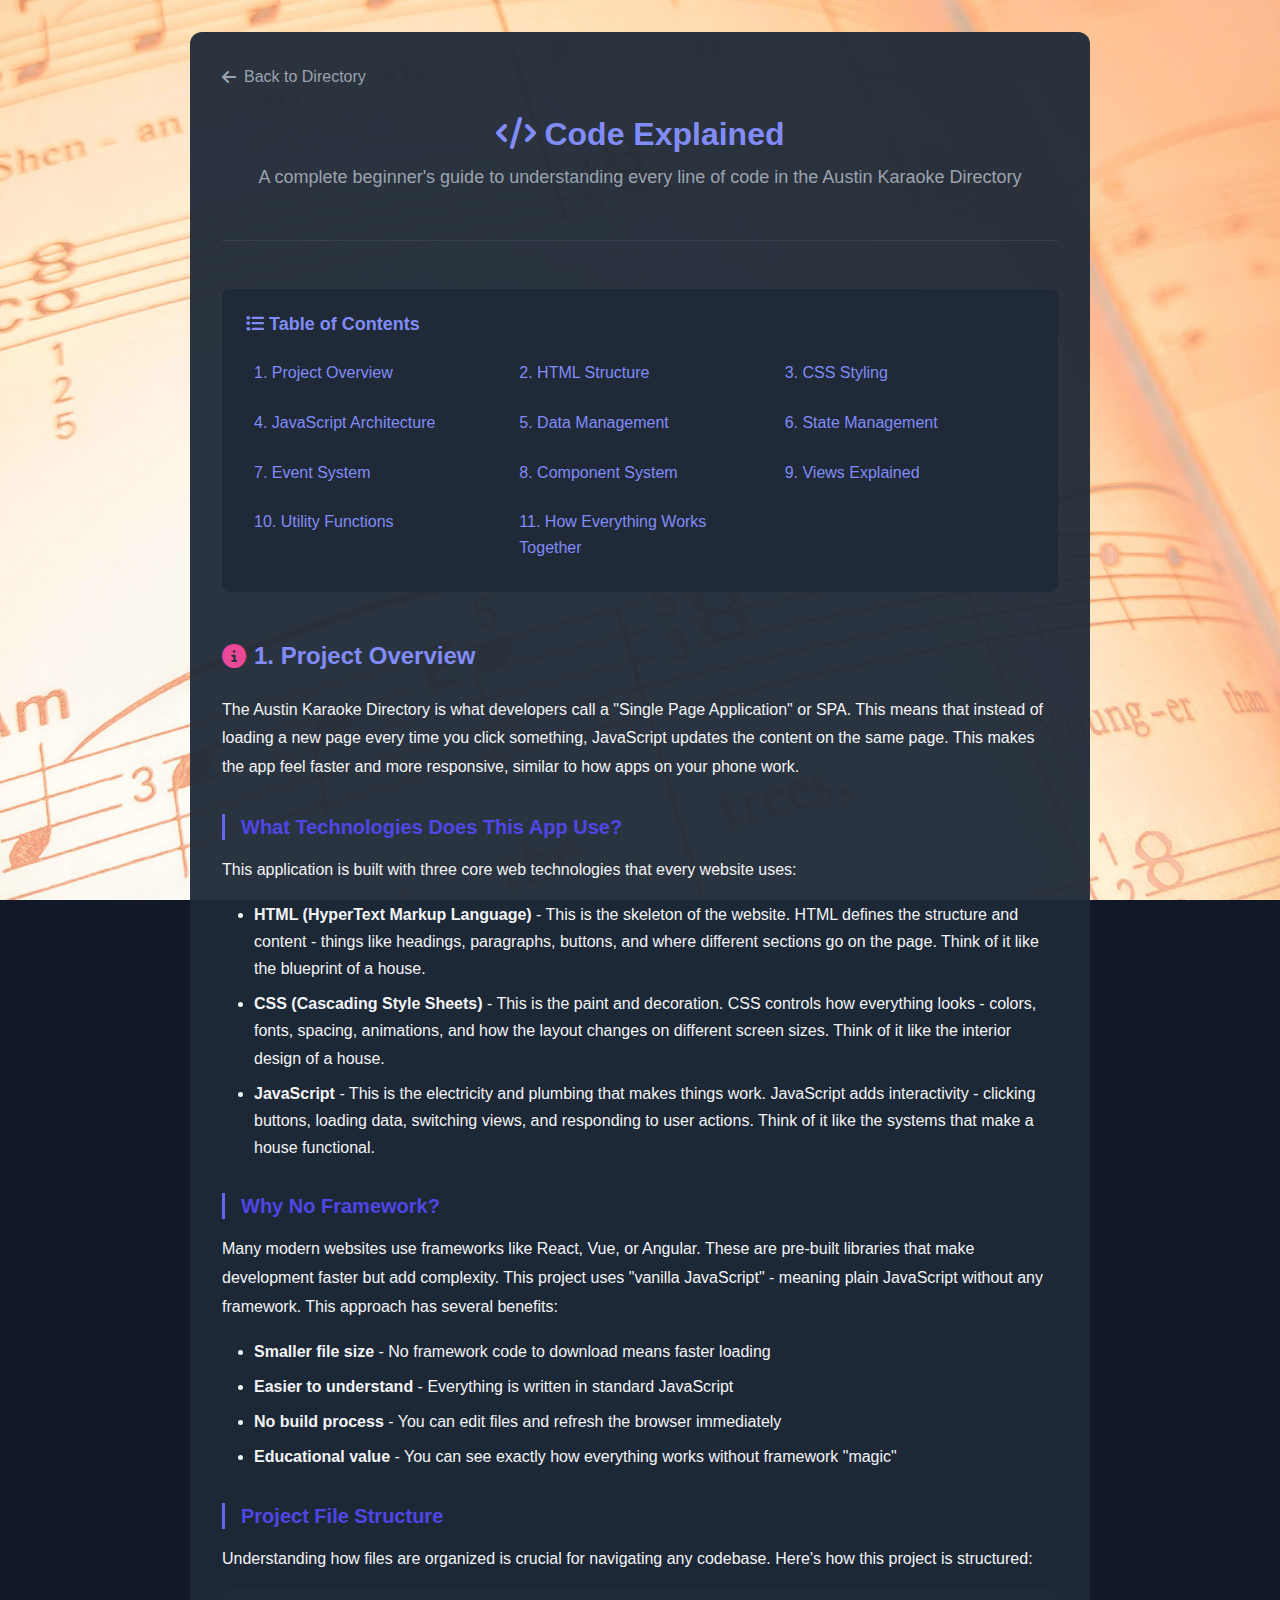
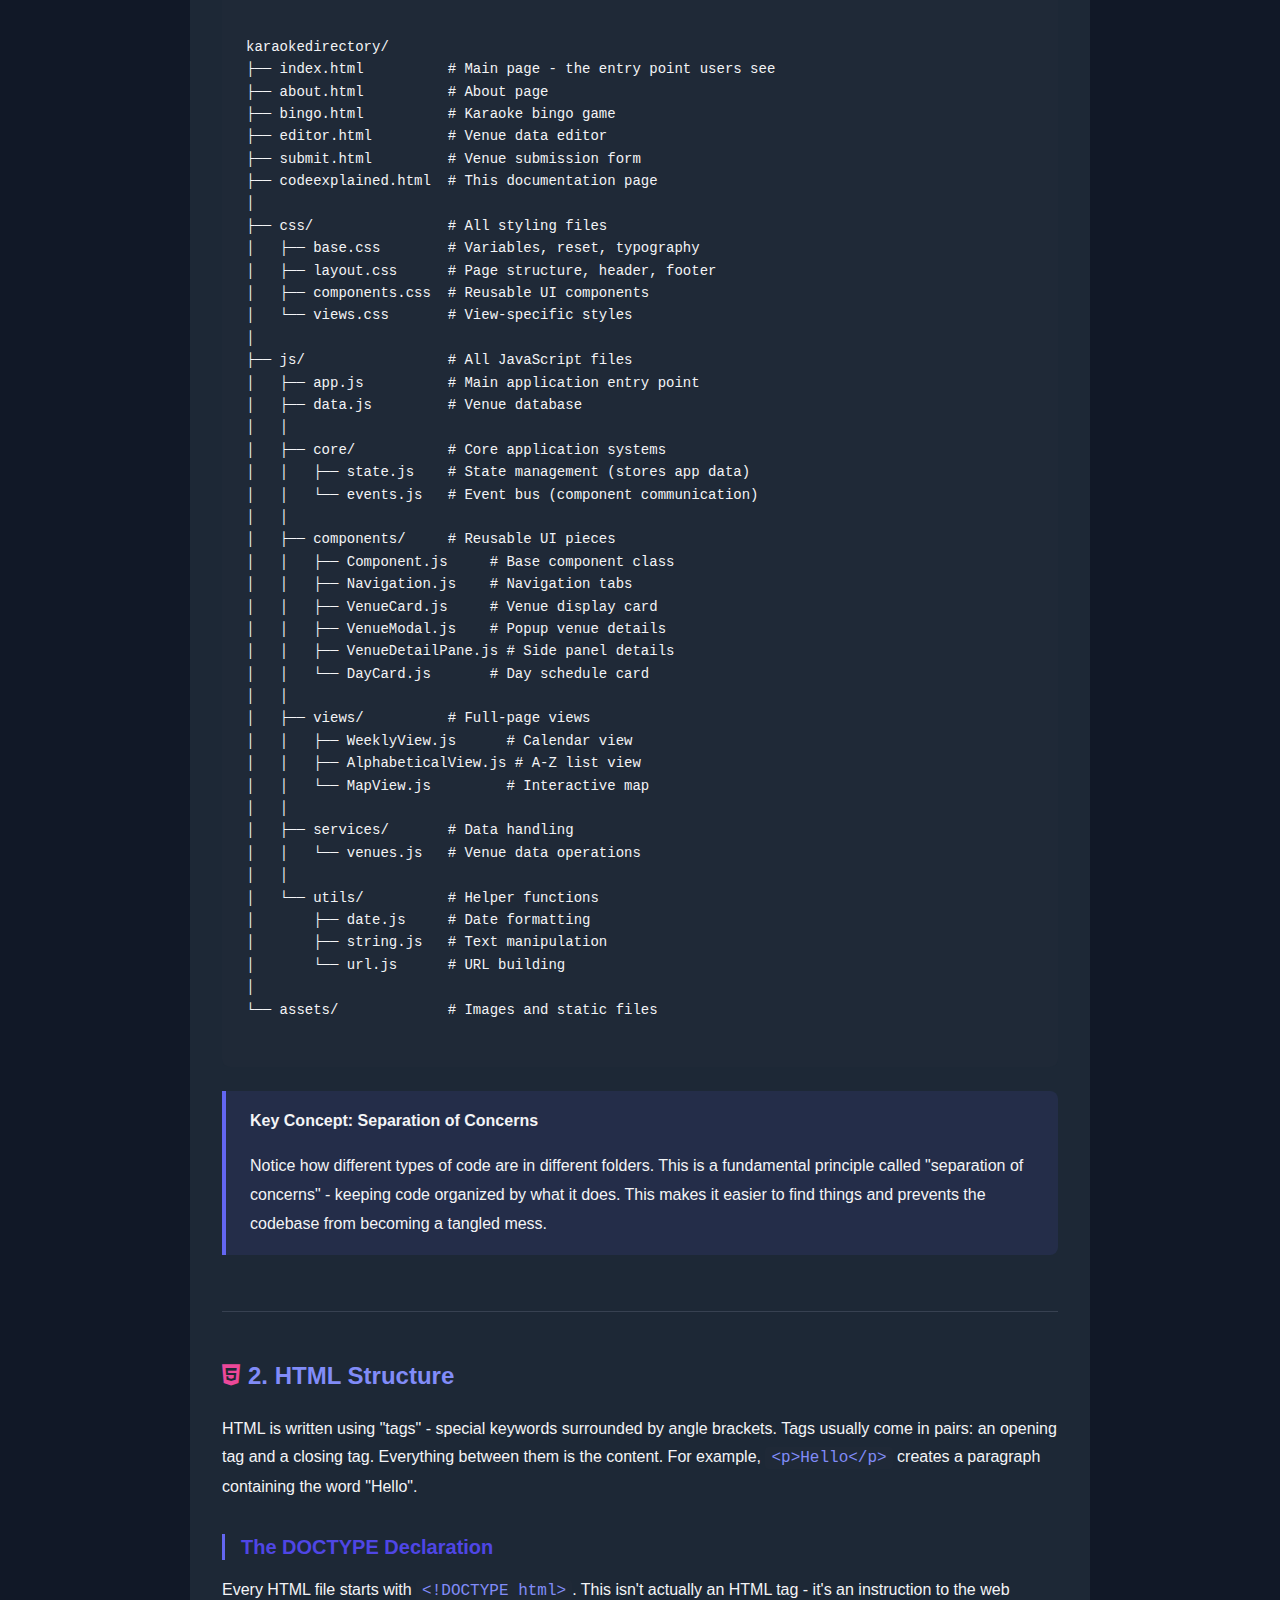
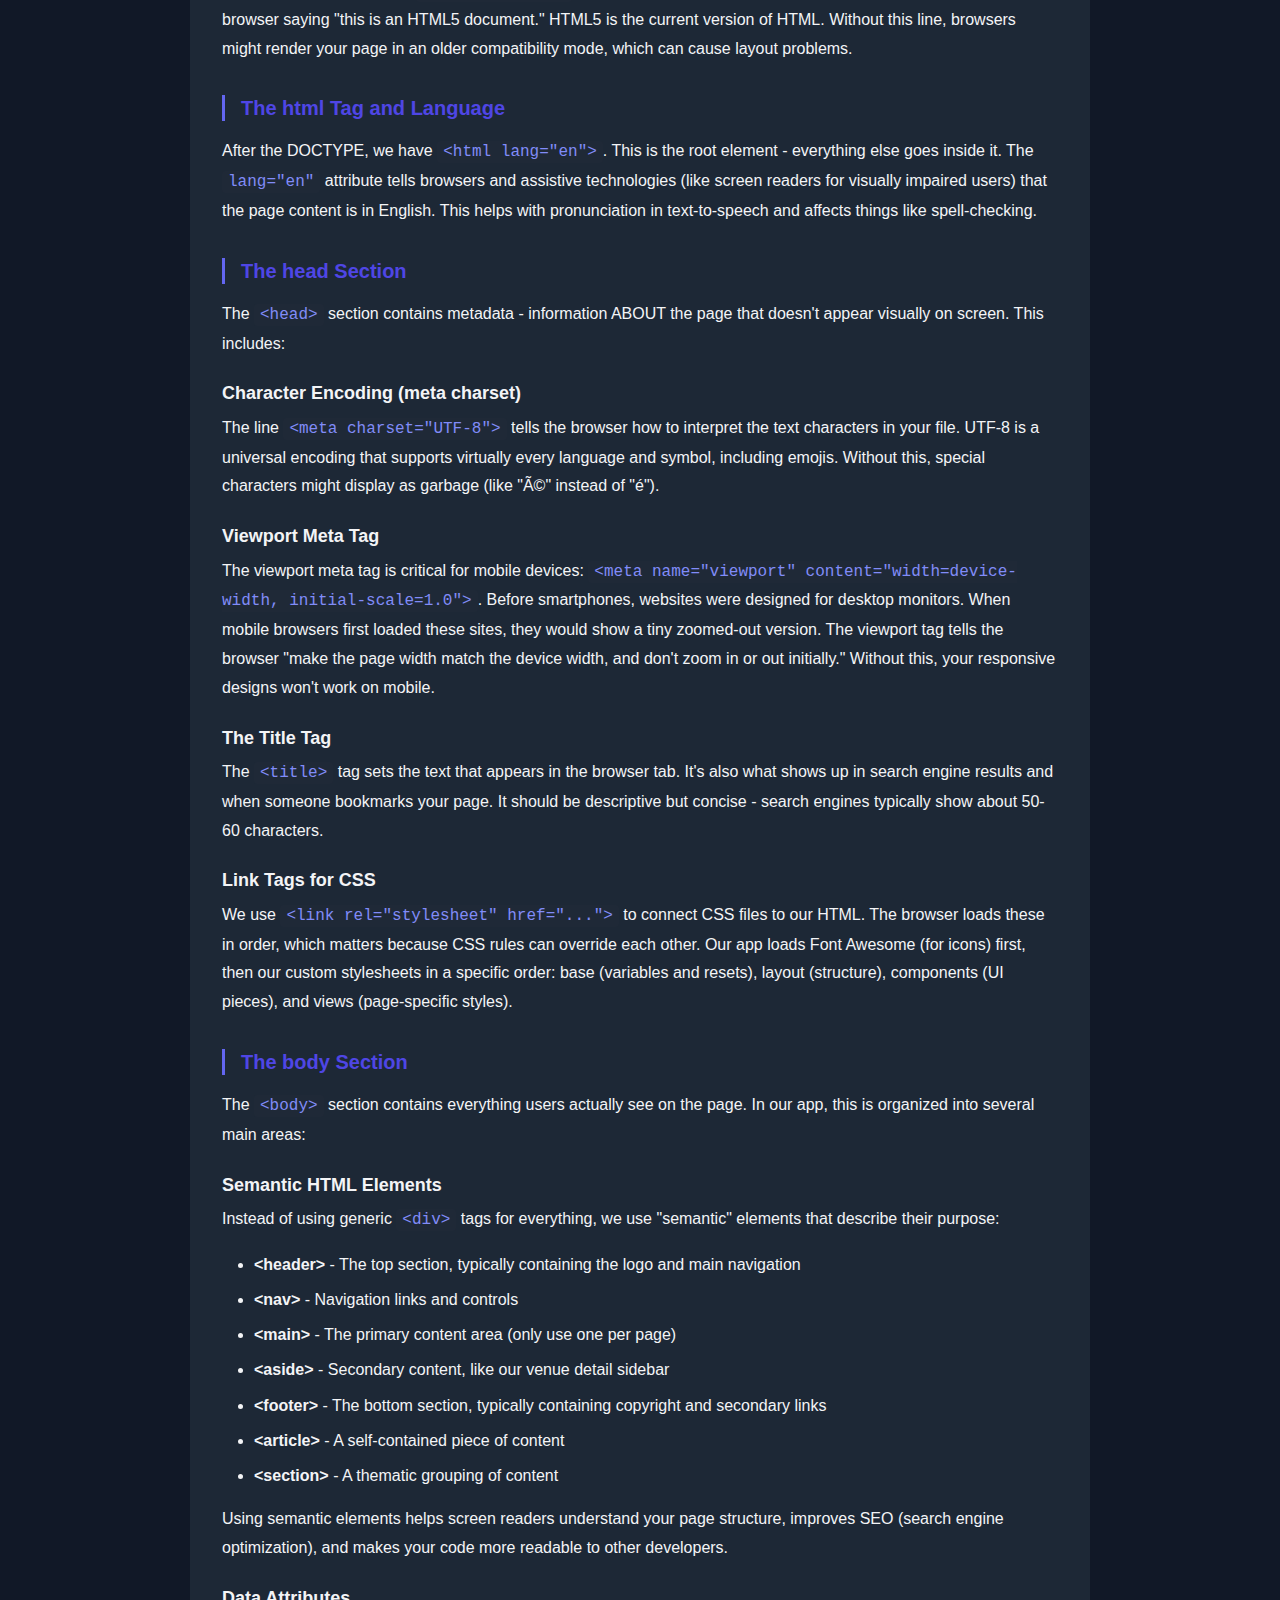
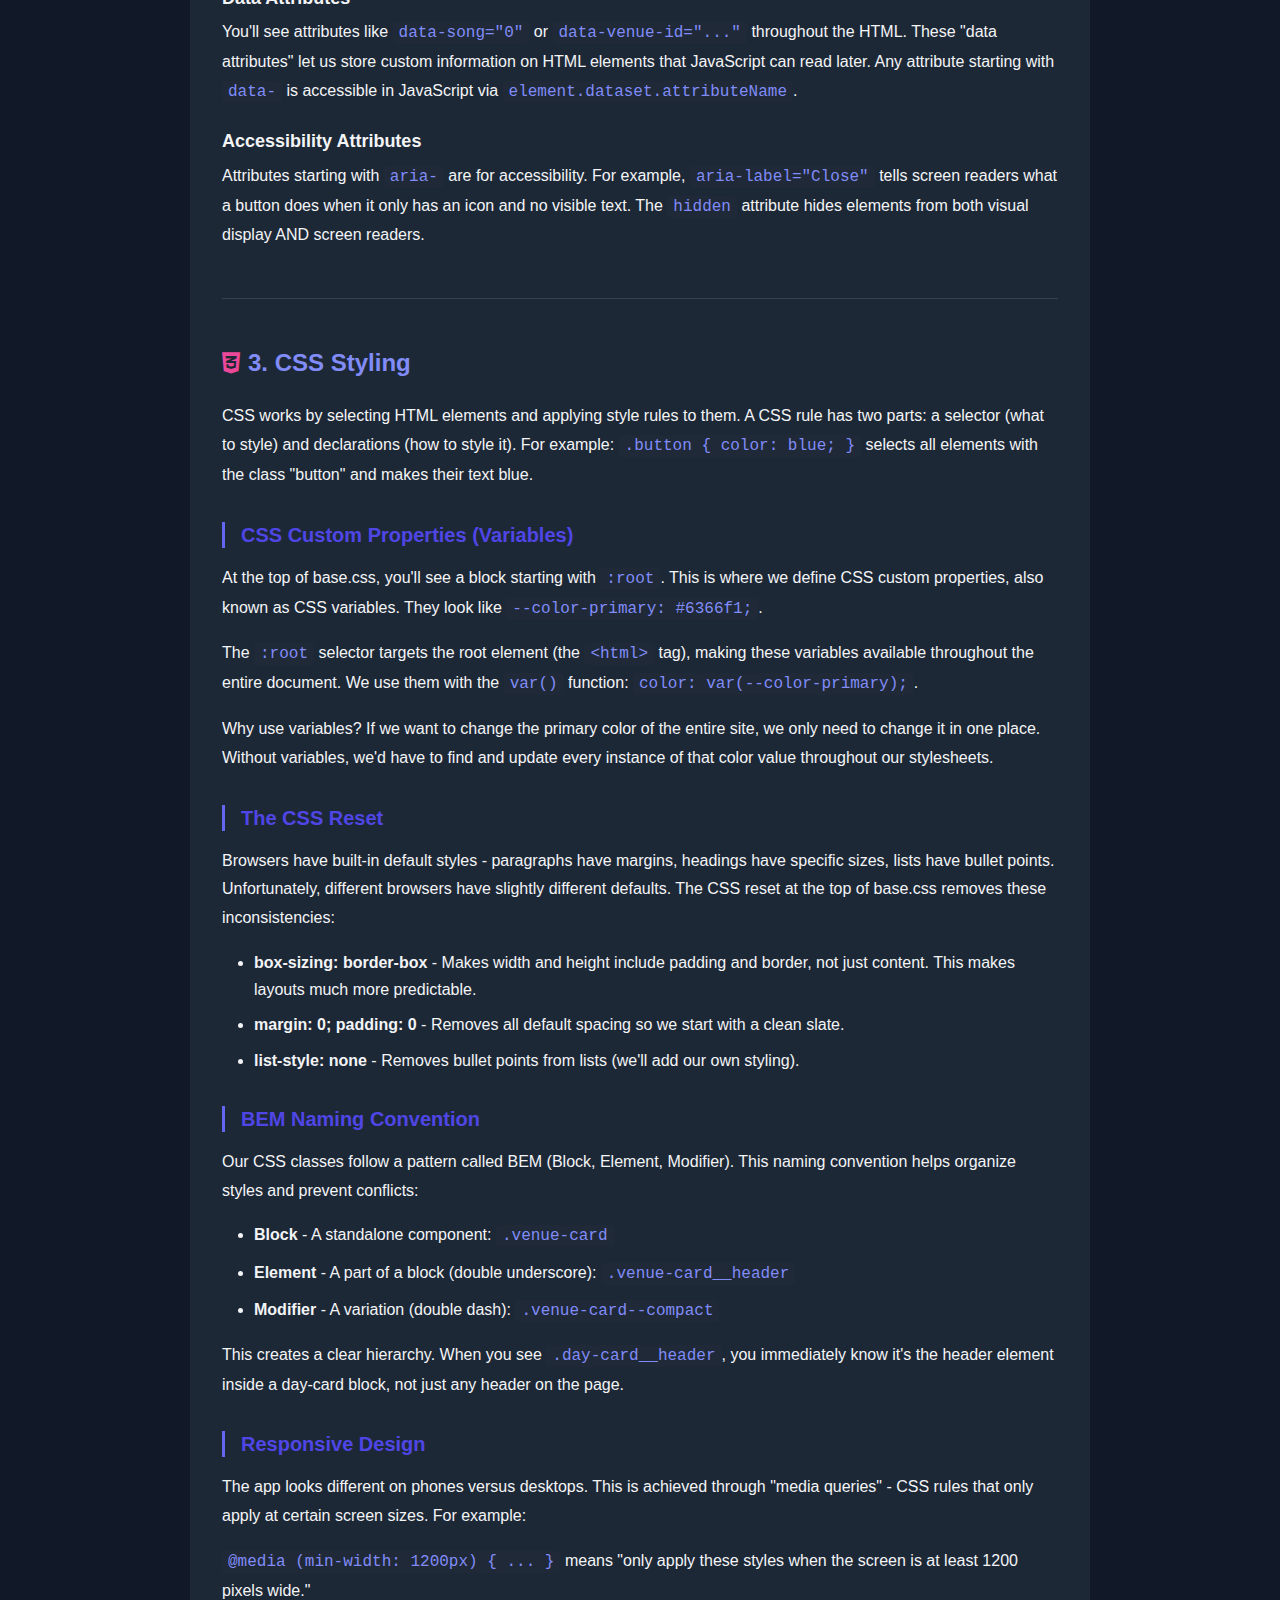
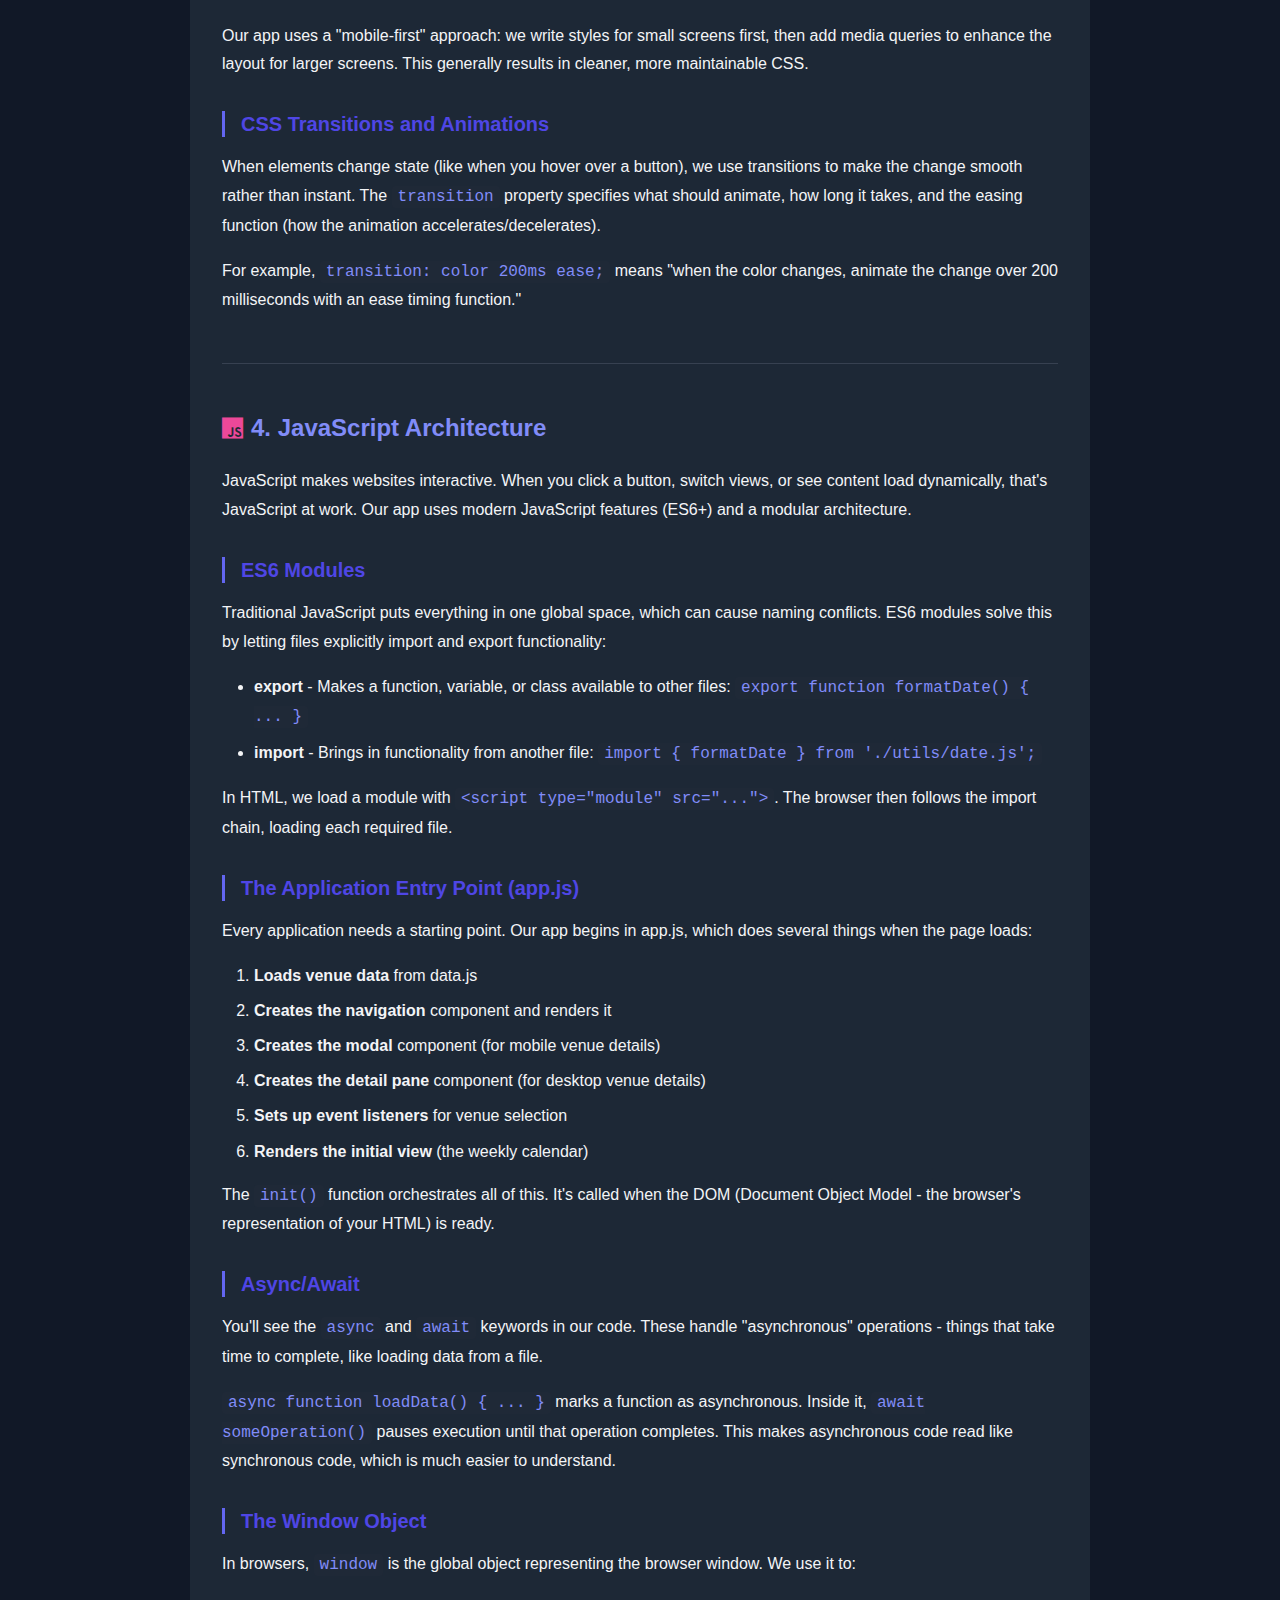
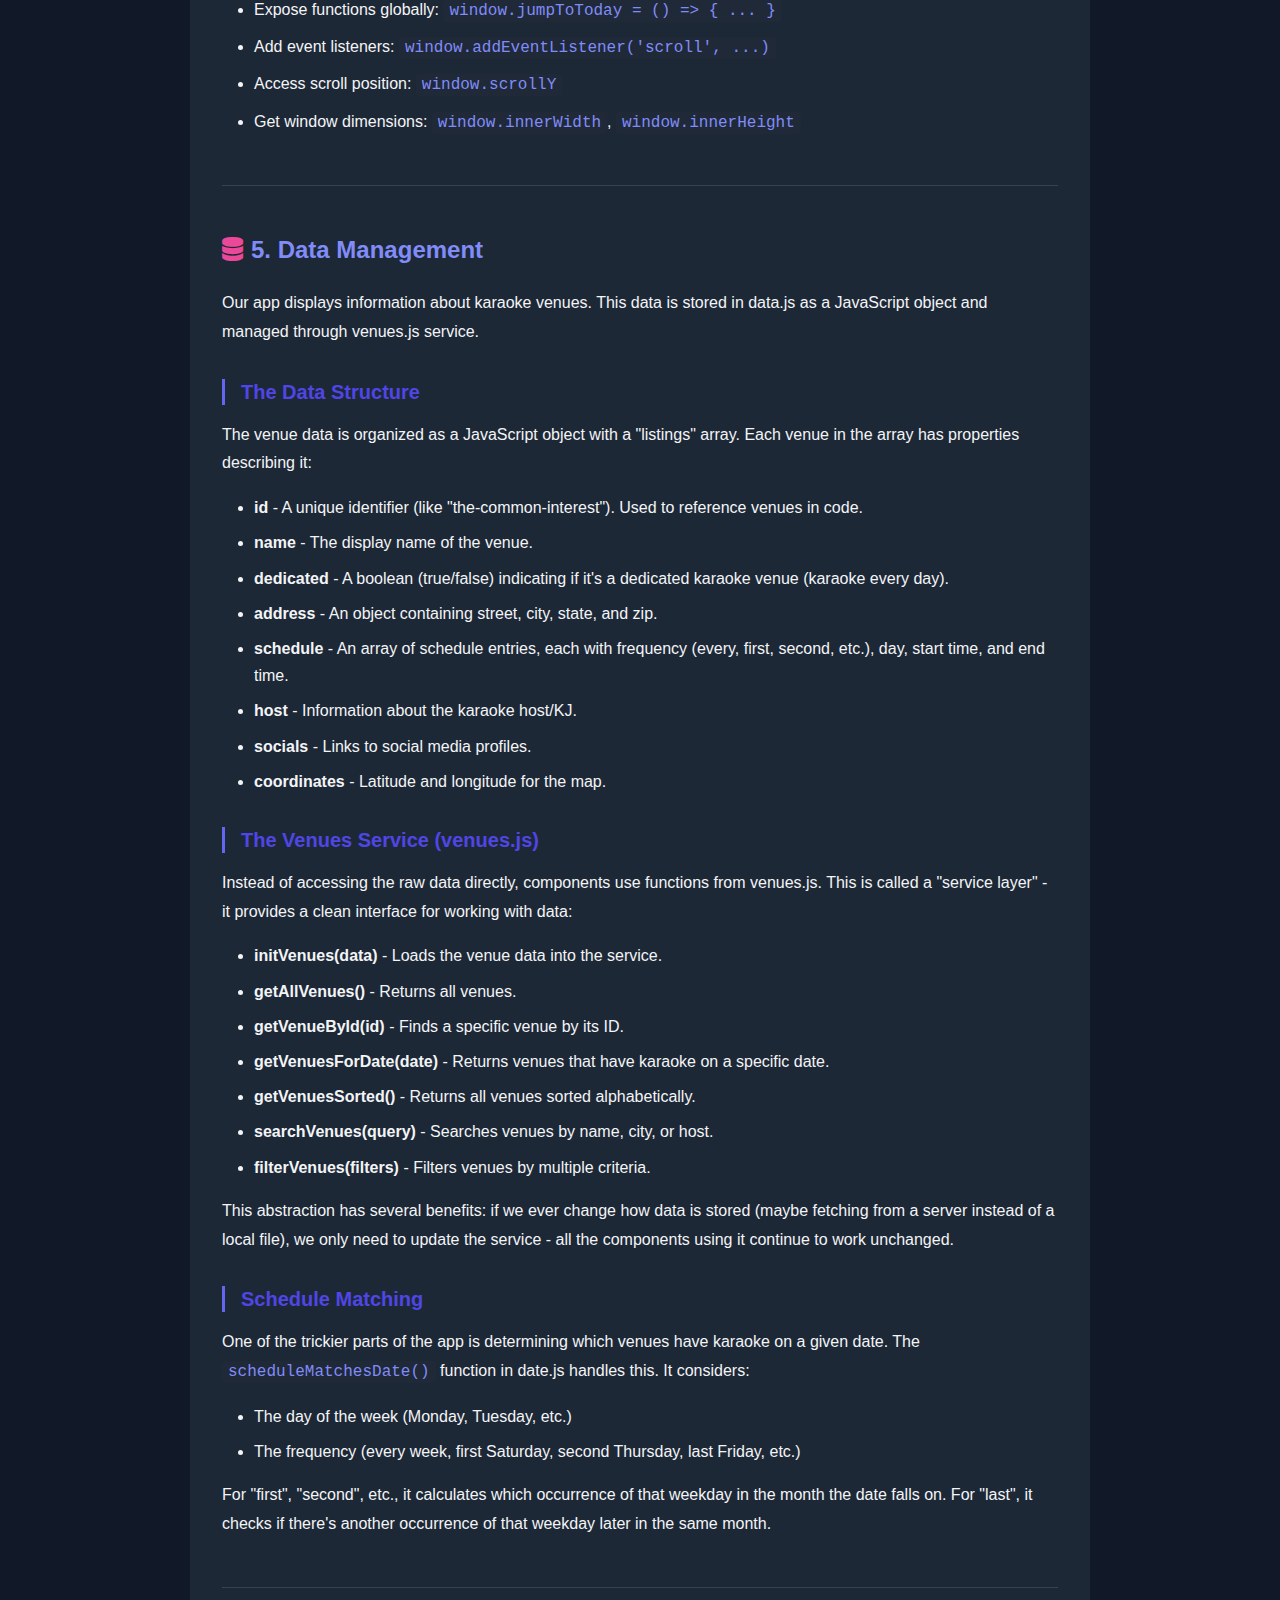
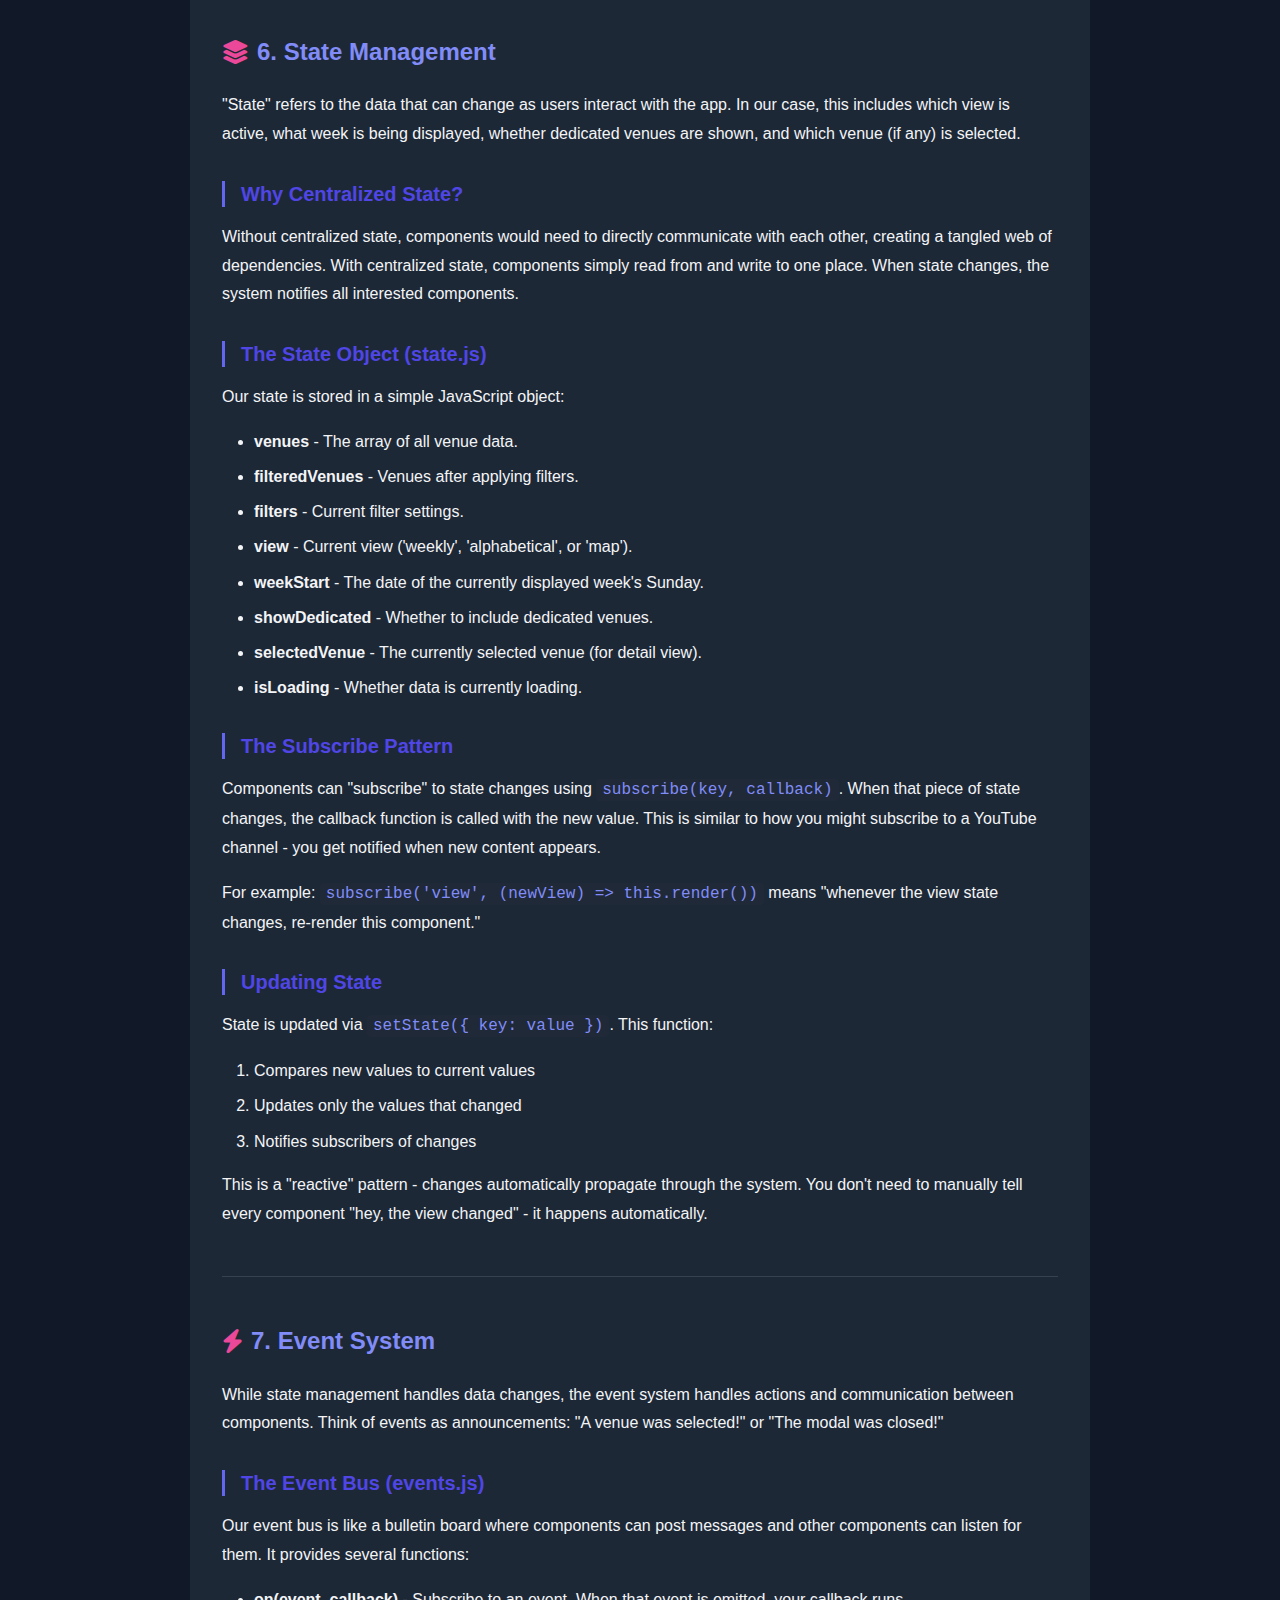
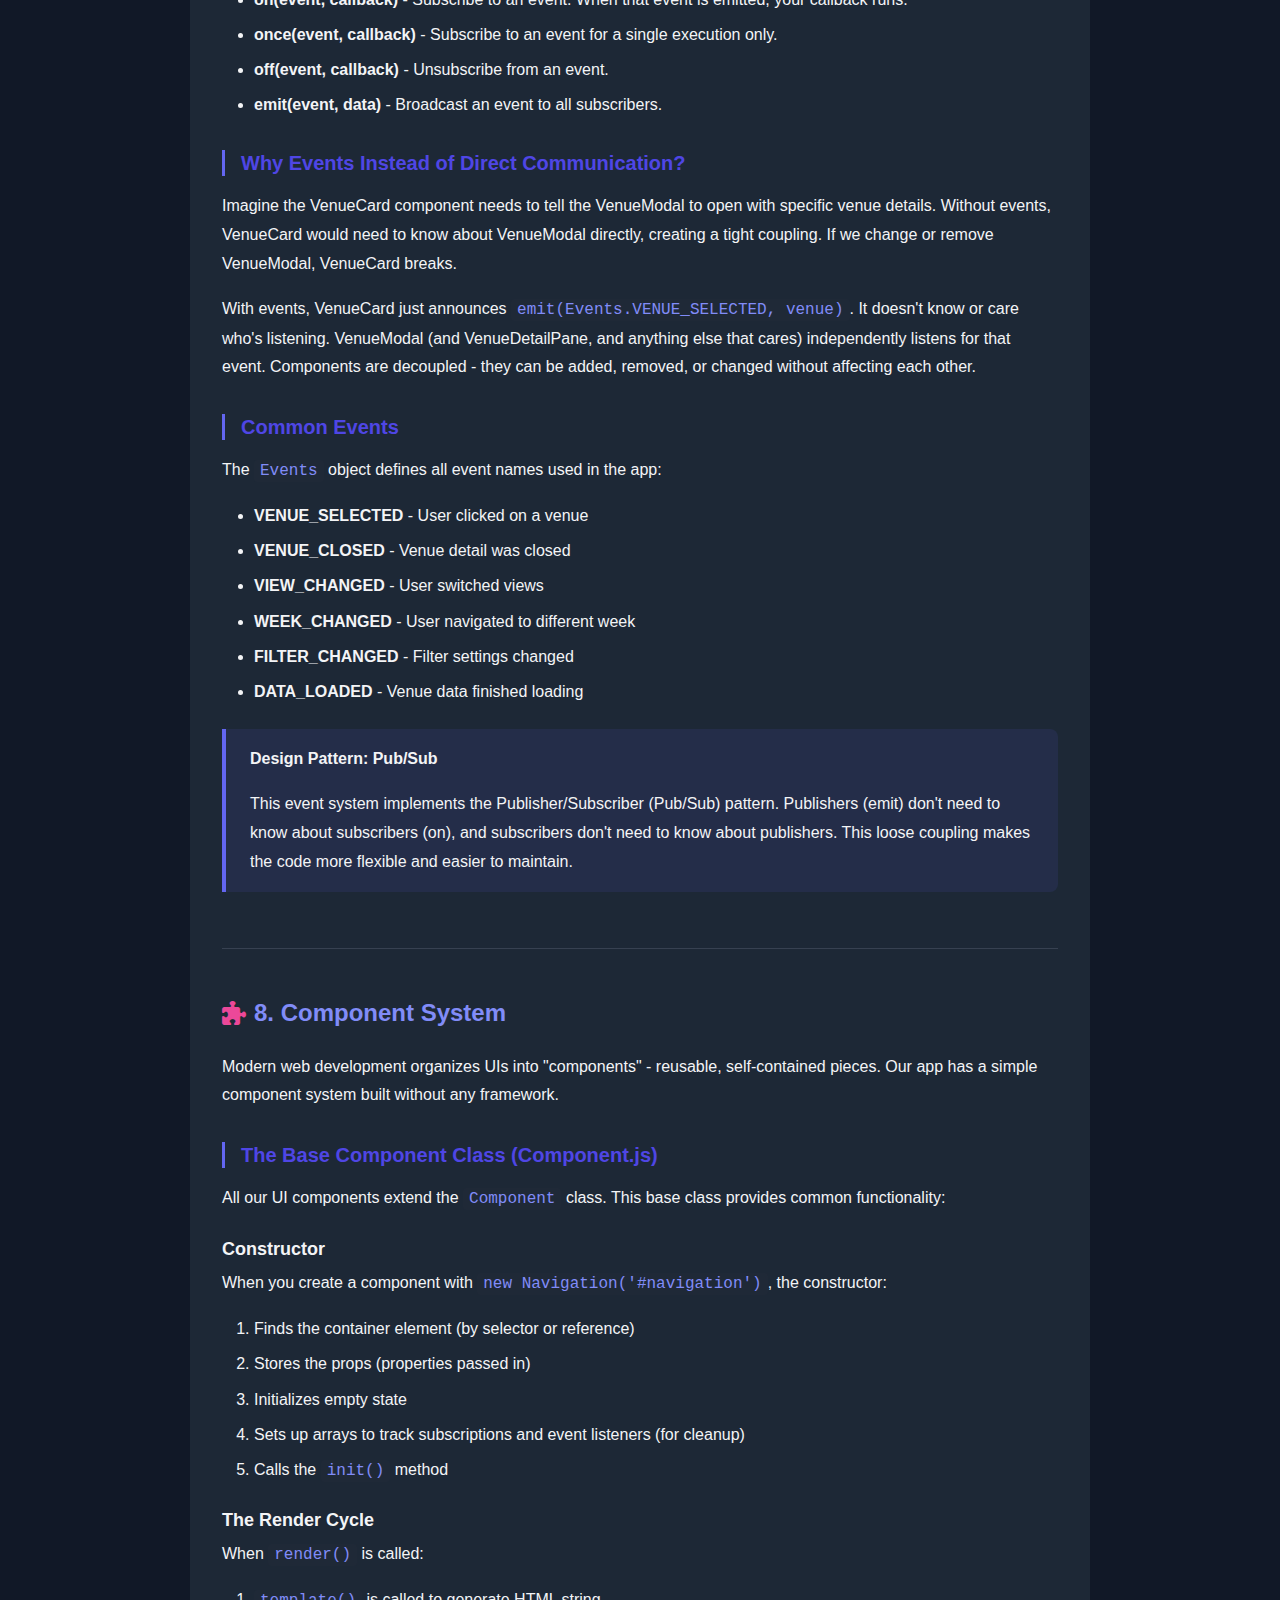
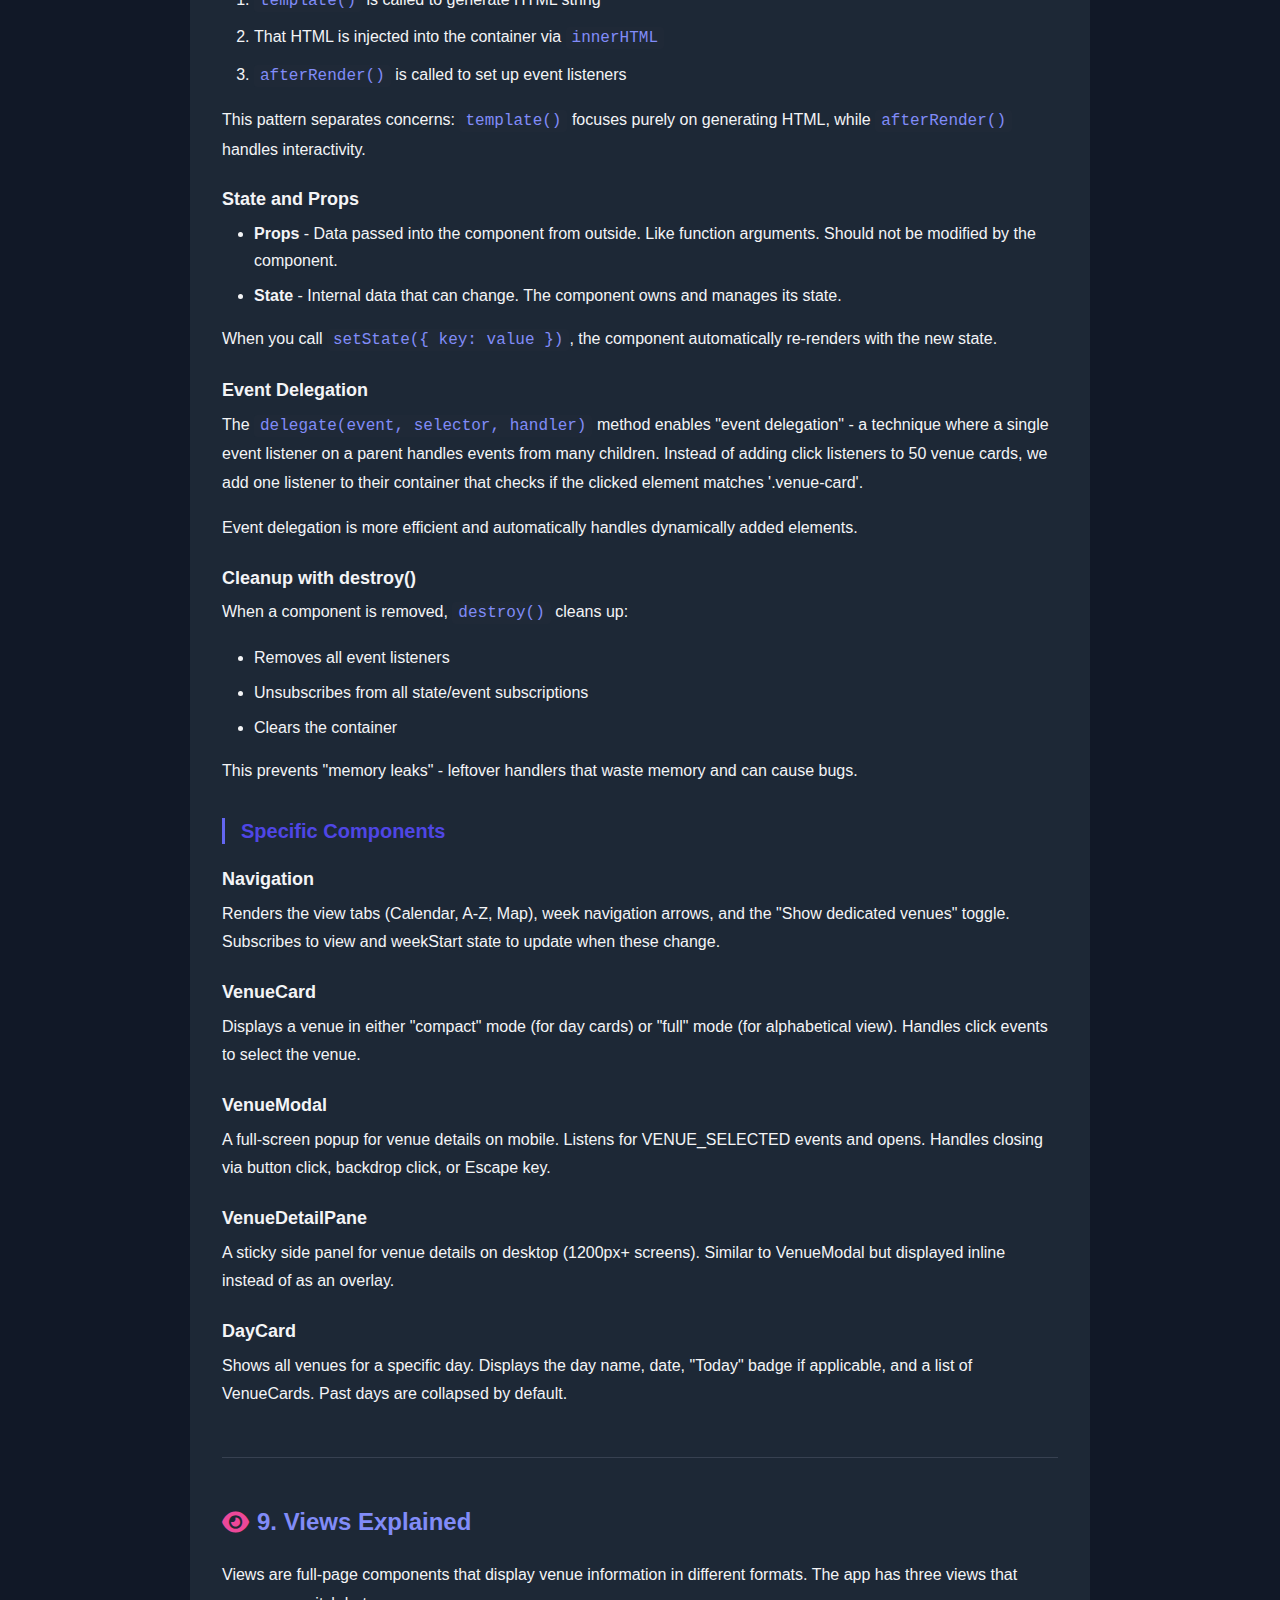
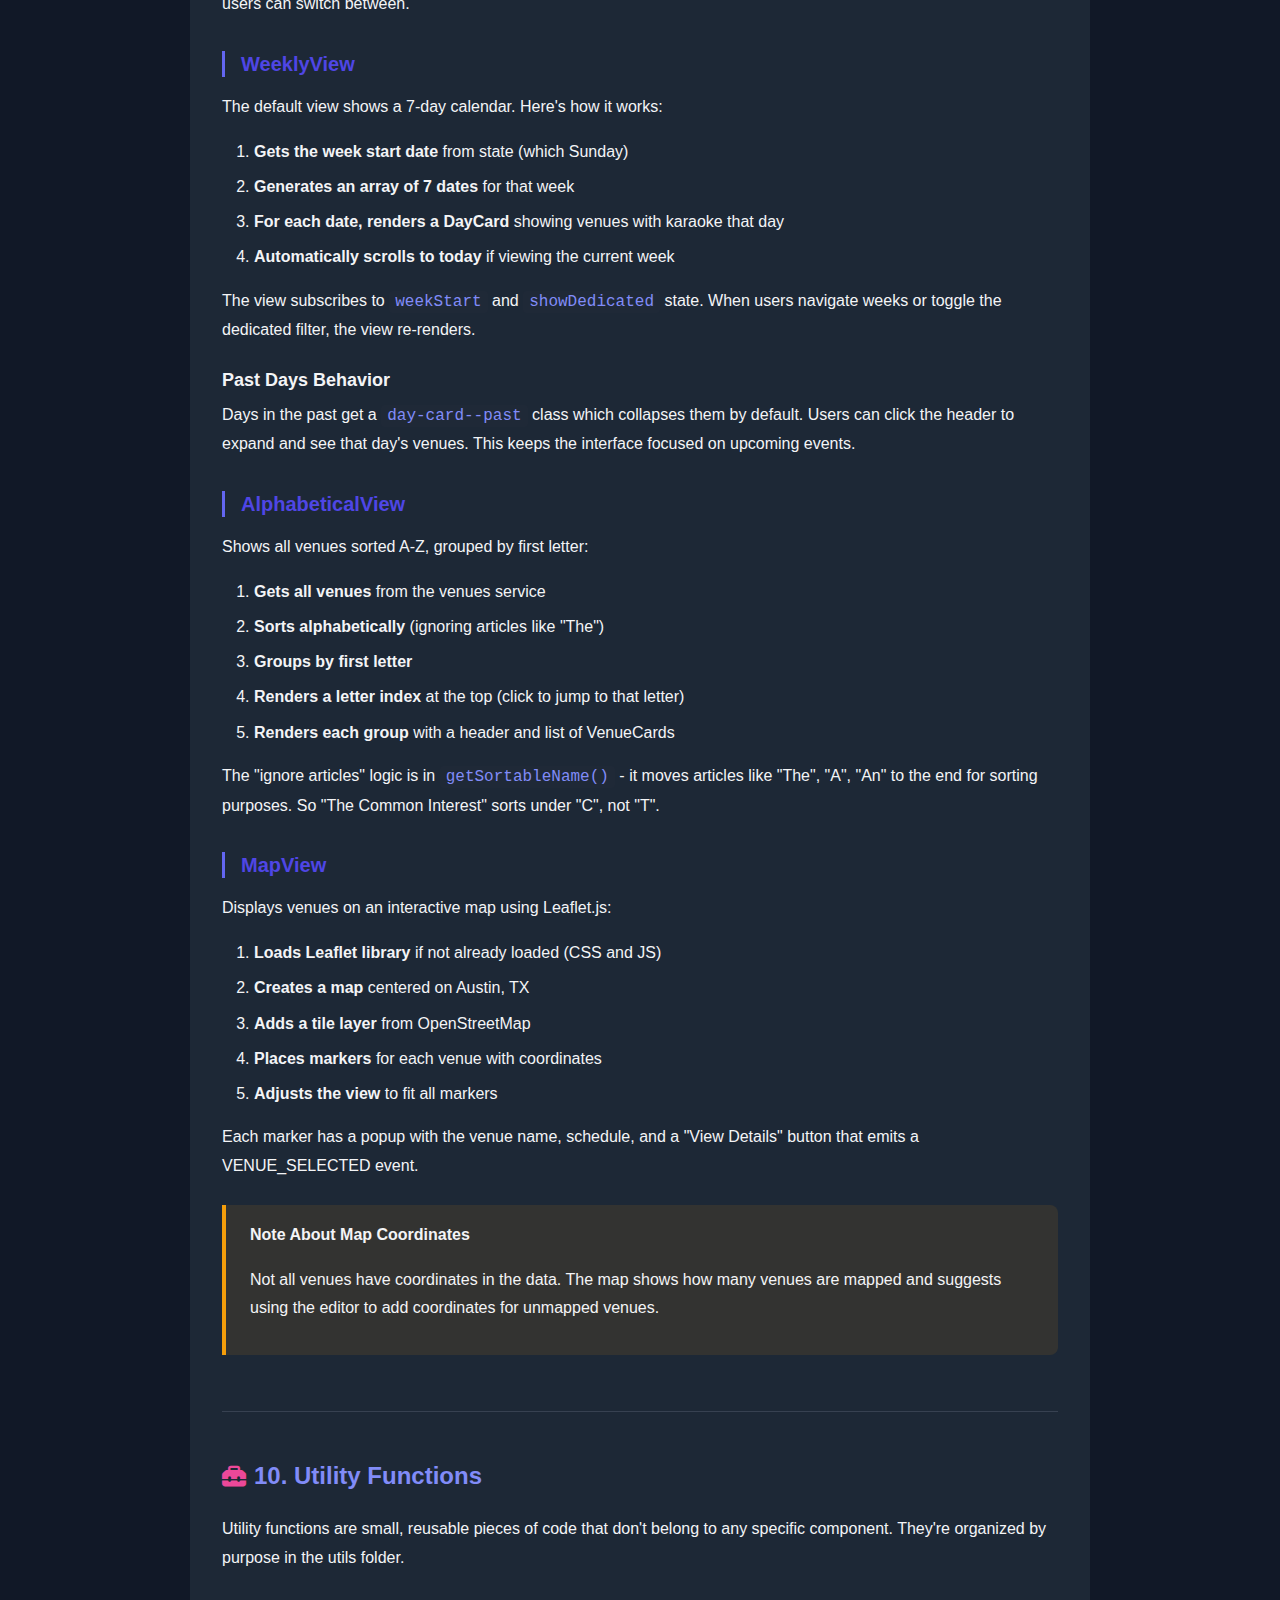
<file: codeexplained.html>
<!DOCTYPE html>
<html lang="en">
<head>
    <meta charset="UTF-8">
    <meta name="viewport" content="width=device-width, initial-scale=1.0">
    <title>Code Explained - Austin Karaoke Directory</title>
    <link rel="stylesheet" href="https://cdnjs.cloudflare.com/ajax/libs/font-awesome/6.4.0/css/all.min.css">
    <link rel="stylesheet" href="css/base.css">
    <link rel="stylesheet" href="css/layout.css">
    <style>
        /* Page-specific styles for the documentation */
        .docs-container {
            max-width: 900px;
            margin: 0 auto;
            padding: var(--spacing-xl);
            background: var(--bg-card);
            border-radius: var(--border-radius-lg);
            margin-top: var(--spacing-xl);
            margin-bottom: var(--spacing-xl);
        }

        .docs-header {
            text-align: center;
            margin-bottom: var(--spacing-2xl);
            padding-bottom: var(--spacing-xl);
            border-bottom: 1px solid var(--border-color);
        }

        .docs-header h1 {
            color: var(--color-primary-light);
            margin-bottom: var(--spacing-sm);
        }

        .docs-header p {
            color: var(--text-secondary);
            font-size: var(--font-size-lg);
        }

        .docs-nav {
            background: var(--bg-secondary);
            padding: var(--spacing-lg);
            border-radius: var(--border-radius);
            margin-bottom: var(--spacing-2xl);
        }

        .docs-nav h2 {
            font-size: var(--font-size-lg);
            margin-bottom: var(--spacing-md);
            color: var(--color-primary-light);
        }

        .docs-nav ul {
            display: grid;
            grid-template-columns: repeat(auto-fit, minmax(200px, 1fr));
            gap: var(--spacing-sm);
        }

        .docs-nav a {
            display: block;
            padding: var(--spacing-sm);
            border-radius: var(--border-radius-sm);
            transition: background var(--transition-fast);
        }

        .docs-nav a:hover {
            background: var(--color-gray-700);
            text-decoration: none;
        }

        .docs-section {
            margin-bottom: var(--spacing-2xl);
            padding-bottom: var(--spacing-xl);
            border-bottom: 1px solid var(--border-color);
        }

        .docs-section:last-child {
            border-bottom: none;
        }

        .docs-section h2 {
            color: var(--color-primary-light);
            font-size: var(--font-size-2xl);
            margin-bottom: var(--spacing-lg);
            display: flex;
            align-items: center;
            gap: var(--spacing-sm);
        }

        .docs-section h2 i {
            color: var(--color-secondary);
        }

        .docs-section h3 {
            color: var(--color-primary-dark);
            font-size: var(--font-size-xl);
            margin-top: var(--spacing-xl);
            margin-bottom: var(--spacing-md);
            padding-left: var(--spacing-md);
            border-left: 3px solid var(--color-primary);
        }

        .docs-section h4 {
            color: var(--text-primary);
            font-size: var(--font-size-lg);
            margin-top: var(--spacing-lg);
            margin-bottom: var(--spacing-sm);
        }

        .docs-section p {
            color: var(--text-primary);
            line-height: 1.8;
            margin-bottom: var(--spacing-md);
        }

        .docs-section ul, .docs-section ol {
            margin-left: var(--spacing-xl);
            margin-bottom: var(--spacing-md);
        }

        .docs-section li {
            margin-bottom: var(--spacing-sm);
            line-height: 1.7;
        }

        .docs-section ul li {
            list-style-type: disc;
        }

        .docs-section ol li {
            list-style-type: decimal;
        }

        .code-term {
            background: var(--color-gray-800);
            padding: 2px 6px;
            border-radius: 3px;
            font-family: monospace;
            color: var(--color-primary-light);
        }

        .highlight-box {
            background: rgba(99, 102, 241, 0.1);
            border-left: 4px solid var(--color-primary);
            padding: var(--spacing-md) var(--spacing-lg);
            margin: var(--spacing-lg) 0;
            border-radius: 0 var(--border-radius) var(--border-radius) 0;
        }

        .highlight-box p:last-child {
            margin-bottom: 0;
        }

        .warning-box {
            background: rgba(245, 158, 11, 0.1);
            border-left: 4px solid var(--color-warning);
            padding: var(--spacing-md) var(--spacing-lg);
            margin: var(--spacing-lg) 0;
            border-radius: 0 var(--border-radius) var(--border-radius) 0;
        }

        .file-structure {
            background: var(--color-gray-800);
            padding: var(--spacing-lg);
            border-radius: var(--border-radius);
            font-family: monospace;
            font-size: var(--font-size-sm);
            overflow-x: auto;
            white-space: pre;
            line-height: 1.6;
        }

        .back-link {
            display: inline-flex;
            align-items: center;
            gap: var(--spacing-sm);
            margin-bottom: var(--spacing-lg);
            color: var(--text-secondary);
        }

        .back-link:hover {
            color: var(--color-primary-light);
        }

        @media (max-width: 768px) {
            .docs-container {
                margin: var(--spacing-md);
                padding: var(--spacing-lg);
            }

            .docs-nav ul {
                grid-template-columns: 1fr;
            }
        }
    </style>
</head>
<body>
    <div class="docs-container">
        <a href="index.html" class="back-link">
            <i class="fa-solid fa-arrow-left"></i> Back to Directory
        </a>

        <header class="docs-header">
            <h1><i class="fa-solid fa-code"></i> Code Explained</h1>
            <p>A complete beginner's guide to understanding every line of code in the Austin Karaoke Directory</p>
        </header>

        <nav class="docs-nav">
            <h2><i class="fa-solid fa-list"></i> Table of Contents</h2>
            <ul>
                <li><a href="#overview">1. Project Overview</a></li>
                <li><a href="#html-structure">2. HTML Structure</a></li>
                <li><a href="#css-styling">3. CSS Styling</a></li>
                <li><a href="#javascript-architecture">4. JavaScript Architecture</a></li>
                <li><a href="#data-management">5. Data Management</a></li>
                <li><a href="#state-management">6. State Management</a></li>
                <li><a href="#event-system">7. Event System</a></li>
                <li><a href="#component-system">8. Component System</a></li>
                <li><a href="#views">9. Views Explained</a></li>
                <li><a href="#utilities">10. Utility Functions</a></li>
                <li><a href="#how-it-works">11. How Everything Works Together</a></li>
            </ul>
        </nav>

        <!-- SECTION 1: PROJECT OVERVIEW -->
        <section id="overview" class="docs-section">
            <h2><i class="fa-solid fa-circle-info"></i> 1. Project Overview</h2>

            <p>The Austin Karaoke Directory is what developers call a "Single Page Application" or SPA. This means that instead of loading a new page every time you click something, JavaScript updates the content on the same page. This makes the app feel faster and more responsive, similar to how apps on your phone work.</p>

            <h3>What Technologies Does This App Use?</h3>

            <p>This application is built with three core web technologies that every website uses:</p>

            <ul>
                <li><strong>HTML (HyperText Markup Language)</strong> - This is the skeleton of the website. HTML defines the structure and content - things like headings, paragraphs, buttons, and where different sections go on the page. Think of it like the blueprint of a house.</li>
                <li><strong>CSS (Cascading Style Sheets)</strong> - This is the paint and decoration. CSS controls how everything looks - colors, fonts, spacing, animations, and how the layout changes on different screen sizes. Think of it like the interior design of a house.</li>
                <li><strong>JavaScript</strong> - This is the electricity and plumbing that makes things work. JavaScript adds interactivity - clicking buttons, loading data, switching views, and responding to user actions. Think of it like the systems that make a house functional.</li>
            </ul>

            <h3>Why No Framework?</h3>

            <p>Many modern websites use frameworks like React, Vue, or Angular. These are pre-built libraries that make development faster but add complexity. This project uses "vanilla JavaScript" - meaning plain JavaScript without any framework. This approach has several benefits:</p>

            <ul>
                <li><strong>Smaller file size</strong> - No framework code to download means faster loading</li>
                <li><strong>Easier to understand</strong> - Everything is written in standard JavaScript</li>
                <li><strong>No build process</strong> - You can edit files and refresh the browser immediately</li>
                <li><strong>Educational value</strong> - You can see exactly how everything works without framework "magic"</li>
            </ul>

            <h3>Project File Structure</h3>

            <p>Understanding how files are organized is crucial for navigating any codebase. Here's how this project is structured:</p>

            <div class="file-structure">
karaokedirectory/
├── index.html          # Main page - the entry point users see
├── about.html          # About page
├── bingo.html          # Karaoke bingo game
├── editor.html         # Venue data editor
├── submit.html         # Venue submission form
├── codeexplained.html  # This documentation page
│
├── css/                # All styling files
│   ├── base.css        # Variables, reset, typography
│   ├── layout.css      # Page structure, header, footer
│   ├── components.css  # Reusable UI components
│   └── views.css       # View-specific styles
│
├── js/                 # All JavaScript files
│   ├── app.js          # Main application entry point
│   ├── data.js         # Venue database
│   │
│   ├── core/           # Core application systems
│   │   ├── state.js    # State management (stores app data)
│   │   └── events.js   # Event bus (component communication)
│   │
│   ├── components/     # Reusable UI pieces
│   │   ├── Component.js     # Base component class
│   │   ├── Navigation.js    # Navigation tabs
│   │   ├── VenueCard.js     # Venue display card
│   │   ├── VenueModal.js    # Popup venue details
│   │   ├── VenueDetailPane.js # Side panel details
│   │   └── DayCard.js       # Day schedule card
│   │
│   ├── views/          # Full-page views
│   │   ├── WeeklyView.js      # Calendar view
│   │   ├── AlphabeticalView.js # A-Z list view
│   │   └── MapView.js         # Interactive map
│   │
│   ├── services/       # Data handling
│   │   └── venues.js   # Venue data operations
│   │
│   └── utils/          # Helper functions
│       ├── date.js     # Date formatting
│       ├── string.js   # Text manipulation
│       └── url.js      # URL building
│
└── assets/             # Images and static files
            </div>

            <div class="highlight-box">
                <p><strong>Key Concept: Separation of Concerns</strong></p>
                <p>Notice how different types of code are in different folders. This is a fundamental principle called "separation of concerns" - keeping code organized by what it does. This makes it easier to find things and prevents the codebase from becoming a tangled mess.</p>
            </div>
        </section>

        <!-- SECTION 2: HTML STRUCTURE -->
        <section id="html-structure" class="docs-section">
            <h2><i class="fa-brands fa-html5"></i> 2. HTML Structure</h2>

            <p>HTML is written using "tags" - special keywords surrounded by angle brackets. Tags usually come in pairs: an opening tag and a closing tag. Everything between them is the content. For example, <span class="code-term">&lt;p&gt;Hello&lt;/p&gt;</span> creates a paragraph containing the word "Hello".</p>

            <h3>The DOCTYPE Declaration</h3>

            <p>Every HTML file starts with <span class="code-term">&lt;!DOCTYPE html&gt;</span>. This isn't actually an HTML tag - it's an instruction to the web browser saying "this is an HTML5 document." HTML5 is the current version of HTML. Without this line, browsers might render your page in an older compatibility mode, which can cause layout problems.</p>

            <h3>The html Tag and Language</h3>

            <p>After the DOCTYPE, we have <span class="code-term">&lt;html lang="en"&gt;</span>. This is the root element - everything else goes inside it. The <span class="code-term">lang="en"</span> attribute tells browsers and assistive technologies (like screen readers for visually impaired users) that the page content is in English. This helps with pronunciation in text-to-speech and affects things like spell-checking.</p>

            <h3>The head Section</h3>

            <p>The <span class="code-term">&lt;head&gt;</span> section contains metadata - information ABOUT the page that doesn't appear visually on screen. This includes:</p>

            <h4>Character Encoding (meta charset)</h4>

            <p>The line <span class="code-term">&lt;meta charset="UTF-8"&gt;</span> tells the browser how to interpret the text characters in your file. UTF-8 is a universal encoding that supports virtually every language and symbol, including emojis. Without this, special characters might display as garbage (like "Ã©" instead of "é").</p>

            <h4>Viewport Meta Tag</h4>

            <p>The viewport meta tag is critical for mobile devices: <span class="code-term">&lt;meta name="viewport" content="width=device-width, initial-scale=1.0"&gt;</span>. Before smartphones, websites were designed for desktop monitors. When mobile browsers first loaded these sites, they would show a tiny zoomed-out version. The viewport tag tells the browser "make the page width match the device width, and don't zoom in or out initially." Without this, your responsive designs won't work on mobile.</p>

            <h4>The Title Tag</h4>

            <p>The <span class="code-term">&lt;title&gt;</span> tag sets the text that appears in the browser tab. It's also what shows up in search engine results and when someone bookmarks your page. It should be descriptive but concise - search engines typically show about 50-60 characters.</p>

            <h4>Link Tags for CSS</h4>

            <p>We use <span class="code-term">&lt;link rel="stylesheet" href="..."&gt;</span> to connect CSS files to our HTML. The browser loads these in order, which matters because CSS rules can override each other. Our app loads Font Awesome (for icons) first, then our custom stylesheets in a specific order: base (variables and resets), layout (structure), components (UI pieces), and views (page-specific styles).</p>

            <h3>The body Section</h3>

            <p>The <span class="code-term">&lt;body&gt;</span> section contains everything users actually see on the page. In our app, this is organized into several main areas:</p>

            <h4>Semantic HTML Elements</h4>

            <p>Instead of using generic <span class="code-term">&lt;div&gt;</span> tags for everything, we use "semantic" elements that describe their purpose:</p>

            <ul>
                <li><strong>&lt;header&gt;</strong> - The top section, typically containing the logo and main navigation</li>
                <li><strong>&lt;nav&gt;</strong> - Navigation links and controls</li>
                <li><strong>&lt;main&gt;</strong> - The primary content area (only use one per page)</li>
                <li><strong>&lt;aside&gt;</strong> - Secondary content, like our venue detail sidebar</li>
                <li><strong>&lt;footer&gt;</strong> - The bottom section, typically containing copyright and secondary links</li>
                <li><strong>&lt;article&gt;</strong> - A self-contained piece of content</li>
                <li><strong>&lt;section&gt;</strong> - A thematic grouping of content</li>
            </ul>

            <p>Using semantic elements helps screen readers understand your page structure, improves SEO (search engine optimization), and makes your code more readable to other developers.</p>

            <h4>Data Attributes</h4>

            <p>You'll see attributes like <span class="code-term">data-song="0"</span> or <span class="code-term">data-venue-id="..."</span> throughout the HTML. These "data attributes" let us store custom information on HTML elements that JavaScript can read later. Any attribute starting with <span class="code-term">data-</span> is accessible in JavaScript via <span class="code-term">element.dataset.attributeName</span>.</p>

            <h4>Accessibility Attributes</h4>

            <p>Attributes starting with <span class="code-term">aria-</span> are for accessibility. For example, <span class="code-term">aria-label="Close"</span> tells screen readers what a button does when it only has an icon and no visible text. The <span class="code-term">hidden</span> attribute hides elements from both visual display AND screen readers.</p>
        </section>

        <!-- SECTION 3: CSS STYLING -->
        <section id="css-styling" class="docs-section">
            <h2><i class="fa-brands fa-css3-alt"></i> 3. CSS Styling</h2>

            <p>CSS works by selecting HTML elements and applying style rules to them. A CSS rule has two parts: a selector (what to style) and declarations (how to style it). For example: <span class="code-term">.button { color: blue; }</span> selects all elements with the class "button" and makes their text blue.</p>

            <h3>CSS Custom Properties (Variables)</h3>

            <p>At the top of base.css, you'll see a block starting with <span class="code-term">:root</span>. This is where we define CSS custom properties, also known as CSS variables. They look like <span class="code-term">--color-primary: #6366f1;</span>.</p>

            <p>The <span class="code-term">:root</span> selector targets the root element (the <span class="code-term">&lt;html&gt;</span> tag), making these variables available throughout the entire document. We use them with the <span class="code-term">var()</span> function: <span class="code-term">color: var(--color-primary);</span>.</p>

            <p>Why use variables? If we want to change the primary color of the entire site, we only need to change it in one place. Without variables, we'd have to find and update every instance of that color value throughout our stylesheets.</p>

            <h3>The CSS Reset</h3>

            <p>Browsers have built-in default styles - paragraphs have margins, headings have specific sizes, lists have bullet points. Unfortunately, different browsers have slightly different defaults. The CSS reset at the top of base.css removes these inconsistencies:</p>

            <ul>
                <li><strong>box-sizing: border-box</strong> - Makes width and height include padding and border, not just content. This makes layouts much more predictable.</li>
                <li><strong>margin: 0; padding: 0</strong> - Removes all default spacing so we start with a clean slate.</li>
                <li><strong>list-style: none</strong> - Removes bullet points from lists (we'll add our own styling).</li>
            </ul>

            <h3>BEM Naming Convention</h3>

            <p>Our CSS classes follow a pattern called BEM (Block, Element, Modifier). This naming convention helps organize styles and prevent conflicts:</p>

            <ul>
                <li><strong>Block</strong> - A standalone component: <span class="code-term">.venue-card</span></li>
                <li><strong>Element</strong> - A part of a block (double underscore): <span class="code-term">.venue-card__header</span></li>
                <li><strong>Modifier</strong> - A variation (double dash): <span class="code-term">.venue-card--compact</span></li>
            </ul>

            <p>This creates a clear hierarchy. When you see <span class="code-term">.day-card__header</span>, you immediately know it's the header element inside a day-card block, not just any header on the page.</p>

            <h3>Responsive Design</h3>

            <p>The app looks different on phones versus desktops. This is achieved through "media queries" - CSS rules that only apply at certain screen sizes. For example:</p>

            <p><span class="code-term">@media (min-width: 1200px) { ... }</span> means "only apply these styles when the screen is at least 1200 pixels wide."</p>

            <p>Our app uses a "mobile-first" approach: we write styles for small screens first, then add media queries to enhance the layout for larger screens. This generally results in cleaner, more maintainable CSS.</p>

            <h3>CSS Transitions and Animations</h3>

            <p>When elements change state (like when you hover over a button), we use transitions to make the change smooth rather than instant. The <span class="code-term">transition</span> property specifies what should animate, how long it takes, and the easing function (how the animation accelerates/decelerates).</p>

            <p>For example, <span class="code-term">transition: color 200ms ease;</span> means "when the color changes, animate the change over 200 milliseconds with an ease timing function."</p>
        </section>

        <!-- SECTION 4: JAVASCRIPT ARCHITECTURE -->
        <section id="javascript-architecture" class="docs-section">
            <h2><i class="fa-brands fa-js"></i> 4. JavaScript Architecture</h2>

            <p>JavaScript makes websites interactive. When you click a button, switch views, or see content load dynamically, that's JavaScript at work. Our app uses modern JavaScript features (ES6+) and a modular architecture.</p>

            <h3>ES6 Modules</h3>

            <p>Traditional JavaScript puts everything in one global space, which can cause naming conflicts. ES6 modules solve this by letting files explicitly import and export functionality:</p>

            <ul>
                <li><strong>export</strong> - Makes a function, variable, or class available to other files: <span class="code-term">export function formatDate() { ... }</span></li>
                <li><strong>import</strong> - Brings in functionality from another file: <span class="code-term">import { formatDate } from './utils/date.js';</span></li>
            </ul>

            <p>In HTML, we load a module with <span class="code-term">&lt;script type="module" src="..."&gt;</span>. The browser then follows the import chain, loading each required file.</p>

            <h3>The Application Entry Point (app.js)</h3>

            <p>Every application needs a starting point. Our app begins in app.js, which does several things when the page loads:</p>

            <ol>
                <li><strong>Loads venue data</strong> from data.js</li>
                <li><strong>Creates the navigation</strong> component and renders it</li>
                <li><strong>Creates the modal</strong> component (for mobile venue details)</li>
                <li><strong>Creates the detail pane</strong> component (for desktop venue details)</li>
                <li><strong>Sets up event listeners</strong> for venue selection</li>
                <li><strong>Renders the initial view</strong> (the weekly calendar)</li>
            </ol>

            <p>The <span class="code-term">init()</span> function orchestrates all of this. It's called when the DOM (Document Object Model - the browser's representation of your HTML) is ready.</p>

            <h3>Async/Await</h3>

            <p>You'll see the <span class="code-term">async</span> and <span class="code-term">await</span> keywords in our code. These handle "asynchronous" operations - things that take time to complete, like loading data from a file.</p>

            <p><span class="code-term">async function loadData() { ... }</span> marks a function as asynchronous. Inside it, <span class="code-term">await someOperation()</span> pauses execution until that operation completes. This makes asynchronous code read like synchronous code, which is much easier to understand.</p>

            <h3>The Window Object</h3>

            <p>In browsers, <span class="code-term">window</span> is the global object representing the browser window. We use it to:</p>

            <ul>
                <li>Expose functions globally: <span class="code-term">window.jumpToToday = () => { ... }</span></li>
                <li>Add event listeners: <span class="code-term">window.addEventListener('scroll', ...)</span></li>
                <li>Access scroll position: <span class="code-term">window.scrollY</span></li>
                <li>Get window dimensions: <span class="code-term">window.innerWidth</span>, <span class="code-term">window.innerHeight</span></li>
            </ul>
        </section>

        <!-- SECTION 5: DATA MANAGEMENT -->
        <section id="data-management" class="docs-section">
            <h2><i class="fa-solid fa-database"></i> 5. Data Management</h2>

            <p>Our app displays information about karaoke venues. This data is stored in data.js as a JavaScript object and managed through venues.js service.</p>

            <h3>The Data Structure</h3>

            <p>The venue data is organized as a JavaScript object with a "listings" array. Each venue in the array has properties describing it:</p>

            <ul>
                <li><strong>id</strong> - A unique identifier (like "the-common-interest"). Used to reference venues in code.</li>
                <li><strong>name</strong> - The display name of the venue.</li>
                <li><strong>dedicated</strong> - A boolean (true/false) indicating if it's a dedicated karaoke venue (karaoke every day).</li>
                <li><strong>address</strong> - An object containing street, city, state, and zip.</li>
                <li><strong>schedule</strong> - An array of schedule entries, each with frequency (every, first, second, etc.), day, start time, and end time.</li>
                <li><strong>host</strong> - Information about the karaoke host/KJ.</li>
                <li><strong>socials</strong> - Links to social media profiles.</li>
                <li><strong>coordinates</strong> - Latitude and longitude for the map.</li>
            </ul>

            <h3>The Venues Service (venues.js)</h3>

            <p>Instead of accessing the raw data directly, components use functions from venues.js. This is called a "service layer" - it provides a clean interface for working with data:</p>

            <ul>
                <li><strong>initVenues(data)</strong> - Loads the venue data into the service.</li>
                <li><strong>getAllVenues()</strong> - Returns all venues.</li>
                <li><strong>getVenueById(id)</strong> - Finds a specific venue by its ID.</li>
                <li><strong>getVenuesForDate(date)</strong> - Returns venues that have karaoke on a specific date.</li>
                <li><strong>getVenuesSorted()</strong> - Returns all venues sorted alphabetically.</li>
                <li><strong>searchVenues(query)</strong> - Searches venues by name, city, or host.</li>
                <li><strong>filterVenues(filters)</strong> - Filters venues by multiple criteria.</li>
            </ul>

            <p>This abstraction has several benefits: if we ever change how data is stored (maybe fetching from a server instead of a local file), we only need to update the service - all the components using it continue to work unchanged.</p>

            <h3>Schedule Matching</h3>

            <p>One of the trickier parts of the app is determining which venues have karaoke on a given date. The <span class="code-term">scheduleMatchesDate()</span> function in date.js handles this. It considers:</p>

            <ul>
                <li>The day of the week (Monday, Tuesday, etc.)</li>
                <li>The frequency (every week, first Saturday, second Thursday, last Friday, etc.)</li>
            </ul>

            <p>For "first", "second", etc., it calculates which occurrence of that weekday in the month the date falls on. For "last", it checks if there's another occurrence of that weekday later in the same month.</p>
        </section>

        <!-- SECTION 6: STATE MANAGEMENT -->
        <section id="state-management" class="docs-section">
            <h2><i class="fa-solid fa-layer-group"></i> 6. State Management</h2>

            <p>"State" refers to the data that can change as users interact with the app. In our case, this includes which view is active, what week is being displayed, whether dedicated venues are shown, and which venue (if any) is selected.</p>

            <h3>Why Centralized State?</h3>

            <p>Without centralized state, components would need to directly communicate with each other, creating a tangled web of dependencies. With centralized state, components simply read from and write to one place. When state changes, the system notifies all interested components.</p>

            <h3>The State Object (state.js)</h3>

            <p>Our state is stored in a simple JavaScript object:</p>

            <ul>
                <li><strong>venues</strong> - The array of all venue data.</li>
                <li><strong>filteredVenues</strong> - Venues after applying filters.</li>
                <li><strong>filters</strong> - Current filter settings.</li>
                <li><strong>view</strong> - Current view ('weekly', 'alphabetical', or 'map').</li>
                <li><strong>weekStart</strong> - The date of the currently displayed week's Sunday.</li>
                <li><strong>showDedicated</strong> - Whether to include dedicated venues.</li>
                <li><strong>selectedVenue</strong> - The currently selected venue (for detail view).</li>
                <li><strong>isLoading</strong> - Whether data is currently loading.</li>
            </ul>

            <h3>The Subscribe Pattern</h3>

            <p>Components can "subscribe" to state changes using <span class="code-term">subscribe(key, callback)</span>. When that piece of state changes, the callback function is called with the new value. This is similar to how you might subscribe to a YouTube channel - you get notified when new content appears.</p>

            <p>For example: <span class="code-term">subscribe('view', (newView) => this.render())</span> means "whenever the view state changes, re-render this component."</p>

            <h3>Updating State</h3>

            <p>State is updated via <span class="code-term">setState({ key: value })</span>. This function:</p>

            <ol>
                <li>Compares new values to current values</li>
                <li>Updates only the values that changed</li>
                <li>Notifies subscribers of changes</li>
            </ol>

            <p>This is a "reactive" pattern - changes automatically propagate through the system. You don't need to manually tell every component "hey, the view changed" - it happens automatically.</p>
        </section>

        <!-- SECTION 7: EVENT SYSTEM -->
        <section id="event-system" class="docs-section">
            <h2><i class="fa-solid fa-bolt"></i> 7. Event System</h2>

            <p>While state management handles data changes, the event system handles actions and communication between components. Think of events as announcements: "A venue was selected!" or "The modal was closed!"</p>

            <h3>The Event Bus (events.js)</h3>

            <p>Our event bus is like a bulletin board where components can post messages and other components can listen for them. It provides several functions:</p>

            <ul>
                <li><strong>on(event, callback)</strong> - Subscribe to an event. When that event is emitted, your callback runs.</li>
                <li><strong>once(event, callback)</strong> - Subscribe to an event for a single execution only.</li>
                <li><strong>off(event, callback)</strong> - Unsubscribe from an event.</li>
                <li><strong>emit(event, data)</strong> - Broadcast an event to all subscribers.</li>
            </ul>

            <h3>Why Events Instead of Direct Communication?</h3>

            <p>Imagine the VenueCard component needs to tell the VenueModal to open with specific venue details. Without events, VenueCard would need to know about VenueModal directly, creating a tight coupling. If we change or remove VenueModal, VenueCard breaks.</p>

            <p>With events, VenueCard just announces <span class="code-term">emit(Events.VENUE_SELECTED, venue)</span>. It doesn't know or care who's listening. VenueModal (and VenueDetailPane, and anything else that cares) independently listens for that event. Components are decoupled - they can be added, removed, or changed without affecting each other.</p>

            <h3>Common Events</h3>

            <p>The <span class="code-term">Events</span> object defines all event names used in the app:</p>

            <ul>
                <li><strong>VENUE_SELECTED</strong> - User clicked on a venue</li>
                <li><strong>VENUE_CLOSED</strong> - Venue detail was closed</li>
                <li><strong>VIEW_CHANGED</strong> - User switched views</li>
                <li><strong>WEEK_CHANGED</strong> - User navigated to different week</li>
                <li><strong>FILTER_CHANGED</strong> - Filter settings changed</li>
                <li><strong>DATA_LOADED</strong> - Venue data finished loading</li>
            </ul>

            <div class="highlight-box">
                <p><strong>Design Pattern: Pub/Sub</strong></p>
                <p>This event system implements the Publisher/Subscriber (Pub/Sub) pattern. Publishers (emit) don't need to know about subscribers (on), and subscribers don't need to know about publishers. This loose coupling makes the code more flexible and easier to maintain.</p>
            </div>
        </section>

        <!-- SECTION 8: COMPONENT SYSTEM -->
        <section id="component-system" class="docs-section">
            <h2><i class="fa-solid fa-puzzle-piece"></i> 8. Component System</h2>

            <p>Modern web development organizes UIs into "components" - reusable, self-contained pieces. Our app has a simple component system built without any framework.</p>

            <h3>The Base Component Class (Component.js)</h3>

            <p>All our UI components extend the <span class="code-term">Component</span> class. This base class provides common functionality:</p>

            <h4>Constructor</h4>

            <p>When you create a component with <span class="code-term">new Navigation('#navigation')</span>, the constructor:</p>
            <ol>
                <li>Finds the container element (by selector or reference)</li>
                <li>Stores the props (properties passed in)</li>
                <li>Initializes empty state</li>
                <li>Sets up arrays to track subscriptions and event listeners (for cleanup)</li>
                <li>Calls the <span class="code-term">init()</span> method</li>
            </ol>

            <h4>The Render Cycle</h4>

            <p>When <span class="code-term">render()</span> is called:</p>
            <ol>
                <li><span class="code-term">template()</span> is called to generate HTML string</li>
                <li>That HTML is injected into the container via <span class="code-term">innerHTML</span></li>
                <li><span class="code-term">afterRender()</span> is called to set up event listeners</li>
            </ol>

            <p>This pattern separates concerns: <span class="code-term">template()</span> focuses purely on generating HTML, while <span class="code-term">afterRender()</span> handles interactivity.</p>

            <h4>State and Props</h4>

            <ul>
                <li><strong>Props</strong> - Data passed into the component from outside. Like function arguments. Should not be modified by the component.</li>
                <li><strong>State</strong> - Internal data that can change. The component owns and manages its state.</li>
            </ul>

            <p>When you call <span class="code-term">setState({ key: value })</span>, the component automatically re-renders with the new state.</p>

            <h4>Event Delegation</h4>

            <p>The <span class="code-term">delegate(event, selector, handler)</span> method enables "event delegation" - a technique where a single event listener on a parent handles events from many children. Instead of adding click listeners to 50 venue cards, we add one listener to their container that checks if the clicked element matches '.venue-card'.</p>

            <p>Event delegation is more efficient and automatically handles dynamically added elements.</p>

            <h4>Cleanup with destroy()</h4>

            <p>When a component is removed, <span class="code-term">destroy()</span> cleans up:</p>
            <ul>
                <li>Removes all event listeners</li>
                <li>Unsubscribes from all state/event subscriptions</li>
                <li>Clears the container</li>
            </ul>

            <p>This prevents "memory leaks" - leftover handlers that waste memory and can cause bugs.</p>

            <h3>Specific Components</h3>

            <h4>Navigation</h4>
            <p>Renders the view tabs (Calendar, A-Z, Map), week navigation arrows, and the "Show dedicated venues" toggle. Subscribes to view and weekStart state to update when these change.</p>

            <h4>VenueCard</h4>
            <p>Displays a venue in either "compact" mode (for day cards) or "full" mode (for alphabetical view). Handles click events to select the venue.</p>

            <h4>VenueModal</h4>
            <p>A full-screen popup for venue details on mobile. Listens for VENUE_SELECTED events and opens. Handles closing via button click, backdrop click, or Escape key.</p>

            <h4>VenueDetailPane</h4>
            <p>A sticky side panel for venue details on desktop (1200px+ screens). Similar to VenueModal but displayed inline instead of as an overlay.</p>

            <h4>DayCard</h4>
            <p>Shows all venues for a specific day. Displays the day name, date, "Today" badge if applicable, and a list of VenueCards. Past days are collapsed by default.</p>
        </section>

        <!-- SECTION 9: VIEWS -->
        <section id="views" class="docs-section">
            <h2><i class="fa-solid fa-eye"></i> 9. Views Explained</h2>

            <p>Views are full-page components that display venue information in different formats. The app has three views that users can switch between.</p>

            <h3>WeeklyView</h3>

            <p>The default view shows a 7-day calendar. Here's how it works:</p>

            <ol>
                <li><strong>Gets the week start date</strong> from state (which Sunday)</li>
                <li><strong>Generates an array of 7 dates</strong> for that week</li>
                <li><strong>For each date, renders a DayCard</strong> showing venues with karaoke that day</li>
                <li><strong>Automatically scrolls to today</strong> if viewing the current week</li>
            </ol>

            <p>The view subscribes to <span class="code-term">weekStart</span> and <span class="code-term">showDedicated</span> state. When users navigate weeks or toggle the dedicated filter, the view re-renders.</p>

            <h4>Past Days Behavior</h4>
            <p>Days in the past get a <span class="code-term">day-card--past</span> class which collapses them by default. Users can click the header to expand and see that day's venues. This keeps the interface focused on upcoming events.</p>

            <h3>AlphabeticalView</h3>

            <p>Shows all venues sorted A-Z, grouped by first letter:</p>

            <ol>
                <li><strong>Gets all venues</strong> from the venues service</li>
                <li><strong>Sorts alphabetically</strong> (ignoring articles like "The")</li>
                <li><strong>Groups by first letter</strong></li>
                <li><strong>Renders a letter index</strong> at the top (click to jump to that letter)</li>
                <li><strong>Renders each group</strong> with a header and list of VenueCards</li>
            </ol>

            <p>The "ignore articles" logic is in <span class="code-term">getSortableName()</span> - it moves articles like "The", "A", "An" to the end for sorting purposes. So "The Common Interest" sorts under "C", not "T".</p>

            <h3>MapView</h3>

            <p>Displays venues on an interactive map using Leaflet.js:</p>

            <ol>
                <li><strong>Loads Leaflet library</strong> if not already loaded (CSS and JS)</li>
                <li><strong>Creates a map</strong> centered on Austin, TX</li>
                <li><strong>Adds a tile layer</strong> from OpenStreetMap</li>
                <li><strong>Places markers</strong> for each venue with coordinates</li>
                <li><strong>Adjusts the view</strong> to fit all markers</li>
            </ol>

            <p>Each marker has a popup with the venue name, schedule, and a "View Details" button that emits a VENUE_SELECTED event.</p>

            <div class="warning-box">
                <p><strong>Note About Map Coordinates</strong></p>
                <p>Not all venues have coordinates in the data. The map shows how many venues are mapped and suggests using the editor to add coordinates for unmapped venues.</p>
            </div>
        </section>

        <!-- SECTION 10: UTILITIES -->
        <section id="utilities" class="docs-section">
            <h2><i class="fa-solid fa-toolbox"></i> 10. Utility Functions</h2>

            <p>Utility functions are small, reusable pieces of code that don't belong to any specific component. They're organized by purpose in the utils folder.</p>

            <h3>Date Utilities (date.js)</h3>

            <p>Working with dates in JavaScript is notoriously tricky. Our date utilities handle common operations:</p>

            <ul>
                <li><strong>getDayName(date)</strong> - Returns lowercase day name ("monday", "tuesday", etc.)</li>
                <li><strong>isToday(date)</strong> - Checks if a date is today</li>
                <li><strong>formatDateShort(date)</strong> - Formats as "Mon 12/25"</li>
                <li><strong>formatDateFull(date)</strong> - Formats as "Monday, December 25, 2025"</li>
                <li><strong>formatWeekRange(startDate)</strong> - Formats as "Dec 23 - Dec 29, 2025"</li>
                <li><strong>getWeekDates(startDate)</strong> - Returns array of 7 dates for a week</li>
                <li><strong>getWeekStart(date)</strong> - Returns the Sunday of that week</li>
                <li><strong>formatTime12(time24)</strong> - Converts "21:00" to "9:00 PM"</li>
                <li><strong>formatTimeRange(start, end)</strong> - Formats as "9:00 PM - 2:00 AM"</li>
                <li><strong>scheduleMatchesDate(schedule, date)</strong> - Checks if a schedule entry applies to a date</li>
            </ul>

            <h3>String Utilities (string.js)</h3>

            <p>Functions for manipulating and formatting text:</p>

            <ul>
                <li><strong>escapeHtml(str)</strong> - Prevents XSS attacks by converting special characters to HTML entities. Critical for security when displaying user-generated content.</li>
                <li><strong>capitalize(str)</strong> - Capitalizes first letter</li>
                <li><strong>titleCase(str)</strong> - Capitalizes First Letter Of Each Word</li>
                <li><strong>getSortableName(name)</strong> - Moves articles to end for sorting ("The Mill" becomes "Mill, The")</li>
                <li><strong>slugify(str)</strong> - Converts to URL-safe format ("The Mill" becomes "the-mill")</li>
                <li><strong>truncate(str, maxLength)</strong> - Shortens with ellipsis if too long</li>
                <li><strong>containsIgnoreCase(str, search)</strong> - Case-insensitive search</li>
            </ul>

            <h3>URL Utilities (url.js)</h3>

            <p>Functions for building and validating URLs:</p>

            <ul>
                <li><strong>sanitizeUrl(url)</strong> - Validates URL, blocks javascript: and data: URLs (security), adds https:// if missing</li>
                <li><strong>buildMapUrl(address, name)</strong> - Creates Google Maps search URL</li>
                <li><strong>buildDirectionsUrl(address, name)</strong> - Creates Google Maps directions URL</li>
                <li><strong>createSocialLink(platform, url)</strong> - Creates an icon link for a social platform</li>
                <li><strong>createSocialLinks(socials)</strong> - Creates all social links for a venue</li>
                <li><strong>formatAddress(address)</strong> - Formats address object as string</li>
            </ul>

            <div class="highlight-box">
                <p><strong>Why Escape HTML?</strong></p>
                <p>If venue data contained <span class="code-term">&lt;script&gt;alert('hacked')&lt;/script&gt;</span> and we rendered it directly, that script would execute. The <span class="code-term">escapeHtml()</span> function converts < to &amp;lt; and > to &amp;gt; so it displays as text instead of executing. Always escape user-provided content!</p>
            </div>
        </section>

        <!-- SECTION 11: HOW IT ALL WORKS TOGETHER -->
        <section id="how-it-works" class="docs-section">
            <h2><i class="fa-solid fa-gears"></i> 11. How Everything Works Together</h2>

            <p>Now let's trace through what happens when you perform common actions in the app.</p>

            <h3>When the Page First Loads</h3>

            <ol>
                <li>Browser loads index.html and parses the HTML structure</li>
                <li>Browser loads CSS files and applies styles</li>
                <li>Browser loads data.js, creating the <span class="code-term">karaokeData</span> global variable</li>
                <li>Browser loads app.js as a module, which imports its dependencies</li>
                <li>When DOM is ready, app.js calls <span class="code-term">init()</span></li>
                <li><span class="code-term">init()</span> calls <span class="code-term">loadData()</span>, which passes venue data to <span class="code-term">initVenues()</span></li>
                <li><span class="code-term">init()</span> creates Navigation, VenueModal, and VenueDetailPane components</li>
                <li><span class="code-term">init()</span> calls <span class="code-term">renderView('weekly')</span>, which creates and renders WeeklyView</li>
                <li>WeeklyView generates DayCards for the current week, which generate VenueCards</li>
                <li>WeeklyView scrolls to today's card</li>
            </ol>

            <h3>When You Click a Venue</h3>

            <ol>
                <li>Click event bubbles up to WeeklyView's container</li>
                <li>Event delegation matches '.venue-card' selector</li>
                <li>Handler extracts venue ID from <span class="code-term">data-venue-id</span> attribute</li>
                <li>Handler calls <span class="code-term">getVenueById()</span> to get full venue data</li>
                <li>Handler emits <span class="code-term">Events.VENUE_SELECTED</span> with venue data</li>
                <li>VenueModal (on mobile) receives event, calls <span class="code-term">open(venue)</span></li>
                <li>VenueModal updates state, re-renders with venue details, shows modal</li>
                <li>VenueDetailPane (on desktop) also receives event, updates its content</li>
                <li>app.js handler adds 'venue-card--selected' class to highlight the card</li>
            </ol>

            <h3>When You Switch Views</h3>

            <ol>
                <li>Click on navigation tab (e.g., "A-Z")</li>
                <li>Navigation's event delegation captures click</li>
                <li>Handler calls <span class="code-term">setState({ view: 'alphabetical' })</span></li>
                <li>State system notifies subscribers</li>
                <li>app.js's subscriber calls <span class="code-term">renderView('alphabetical')</span></li>
                <li>Current view's <span class="code-term">destroy()</span> is called (cleanup)</li>
                <li>AlphabeticalView is created and rendered</li>
                <li>Navigation re-renders to show new active tab</li>
            </ol>

            <h3>When You Navigate Weeks</h3>

            <ol>
                <li>Click on left/right arrow in Navigation</li>
                <li>Handler calls <span class="code-term">navigateWeek(-1)</span> or <span class="code-term">navigateWeek(1)</span></li>
                <li><span class="code-term">navigateWeek()</span> calculates new date and calls <span class="code-term">setState({ weekStart: newDate })</span></li>
                <li>WeeklyView's subscriber triggers re-render</li>
                <li>Navigation's subscriber triggers re-render (to update week range display)</li>
                <li>WeeklyView generates new DayCards for the new week</li>
            </ol>

            <h3>The Flow of Data</h3>

            <p>Understanding data flow is key to understanding any application:</p>

            <ul>
                <li><strong>Data Source</strong>: data.js contains the raw venue information</li>
                <li><strong>Data Service</strong>: venues.js processes, filters, and serves data to components</li>
                <li><strong>State</strong>: state.js holds application-wide data like current view and filters</li>
                <li><strong>Components</strong>: Read from state and service, render UI, handle user input</li>
                <li><strong>Events</strong>: Communicate between components without direct dependencies</li>
            </ul>

            <p>Data flows down (from state to components), while events flow up (from user interactions to state changes). This unidirectional flow makes the app predictable and easier to debug.</p>

            <div class="highlight-box">
                <p><strong>Congratulations!</strong></p>
                <p>You've just learned the fundamentals of how a modern JavaScript application works. The concepts here - components, state management, event systems, modules - are used in frameworks like React, Vue, and Angular. Understanding them at this fundamental level will make learning any framework much easier.</p>
            </div>
        </section>

        <footer style="text-align: center; padding-top: var(--spacing-xl); color: var(--text-secondary);">
            <p>Austin Karaoke Directory - Code Documentation</p>
            <p><a href="index.html"><i class="fa-solid fa-home"></i> Back to Directory</a></p>
        </footer>
    </div>
</body>
</html>
</file>
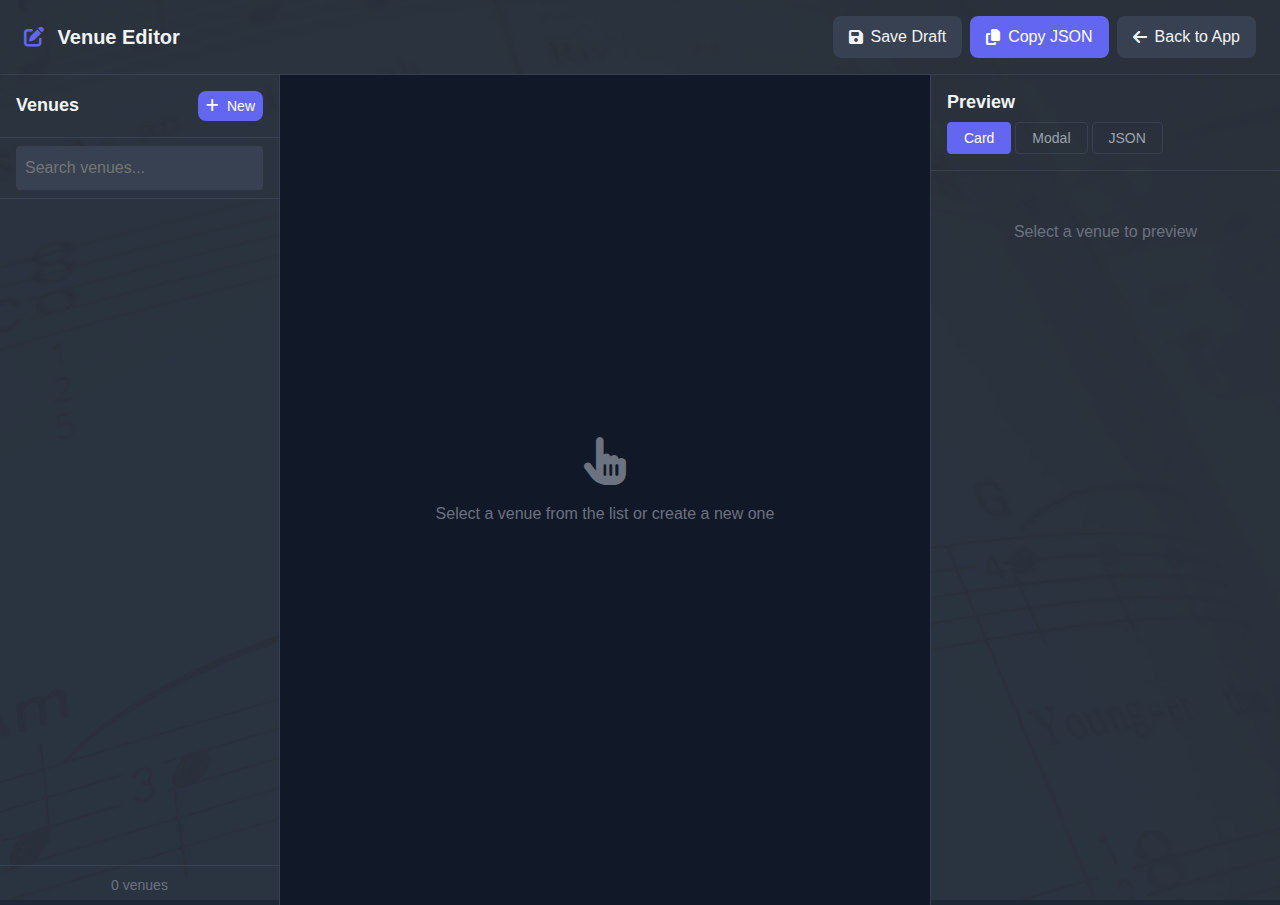
<file: editor.html>
<!DOCTYPE html>
<html lang="en">
<head>
    <meta charset="UTF-8">
    <meta name="viewport" content="width=device-width, initial-scale=1.0">
    <title>Venue Editor - Austin Karaoke Directory</title>
    <link rel="stylesheet" href="https://cdnjs.cloudflare.com/ajax/libs/font-awesome/6.4.0/css/all.min.css">
    <link rel="stylesheet" href="css/base.css">
    <link rel="stylesheet" href="css/components.css">
    <link rel="stylesheet" href="css/editor.css">
</head>
<body>
    <header class="editor-header">
        <h1><i class="fa-solid fa-pen-to-square"></i> Venue Editor</h1>
        <div class="editor-header__actions">
            <button id="btn-save-local" class="btn btn--secondary" title="Save to browser storage">
                <i class="fa-solid fa-floppy-disk"></i> Save Draft
            </button>
            <button id="btn-copy-json" class="btn btn--primary" title="Copy JSON to clipboard">
                <i class="fa-solid fa-copy"></i> Copy JSON
            </button>
            <a href="index.html" class="btn btn--secondary">
                <i class="fa-solid fa-arrow-left"></i> Back to App
            </a>
        </div>
    </header>

    <main class="editor-main">
        <!-- Venue List Sidebar -->
        <aside class="editor-sidebar">
            <div class="sidebar-header">
                <h2>Venues</h2>
                <button id="btn-new-venue" class="btn btn--small btn--primary">
                    <i class="fa-solid fa-plus"></i> New
                </button>
            </div>
            <div class="sidebar-search">
                <input type="text" id="venue-search" placeholder="Search venues...">
            </div>
            <ul id="venue-list" class="venue-list">
                <!-- Populated by JavaScript -->
            </ul>
            <div class="sidebar-footer">
                <span id="venue-count">0 venues</span>
            </div>
        </aside>

        <!-- Form Editor -->
        <section class="editor-form">
            <div id="no-venue-selected" class="empty-state">
                <i class="fa-solid fa-hand-pointer"></i>
                <p>Select a venue from the list or create a new one</p>
            </div>

            <form id="venue-form" class="venue-form" hidden>
                <!-- Basic Info -->
                <fieldset class="form-section">
                    <legend><i class="fa-solid fa-circle-info"></i> Basic Information</legend>

                    <div class="form-row">
                        <div class="form-group">
                            <label for="venue-id">ID <span class="required">*</span></label>
                            <input type="text" id="venue-id" name="id" required
                                   pattern="[a-z0-9-]+"
                                   placeholder="venue-name-slug">
                            <small>Lowercase letters, numbers, and hyphens only</small>
                            <span class="error-message" data-for="venue-id"></span>
                        </div>
                        <div class="form-group">
                            <label for="venue-name">Name <span class="required">*</span></label>
                            <input type="text" id="venue-name" name="name" required
                                   placeholder="Venue Name">
                            <span class="error-message" data-for="venue-name"></span>
                        </div>
                    </div>

                    <div class="form-row">
                        <div class="form-group form-group--checkbox">
                            <label>
                                <input type="checkbox" id="venue-dedicated" name="dedicated">
                                Dedicated Karaoke Venue
                            </label>
                            <small>Check if this venue is primarily a karaoke venue</small>
                        </div>
                        <div class="form-group form-group--checkbox">
                            <label>
                                <input type="checkbox" id="venue-active" name="active" checked>
                                Active
                            </label>
                            <small>Uncheck to hide from listings</small>
                        </div>
                    </div>
                </fieldset>

                <!-- Address -->
                <fieldset class="form-section">
                    <legend><i class="fa-solid fa-location-dot"></i> Address</legend>

                    <div class="form-row">
                        <div class="form-group form-group--wide">
                            <label for="address-street">Street <span class="required">*</span></label>
                            <input type="text" id="address-street" name="address.street" required
                                   placeholder="123 Main Street">
                        </div>
                    </div>
                    <div class="form-row">
                        <div class="form-group">
                            <label for="address-city">City <span class="required">*</span></label>
                            <input type="text" id="address-city" name="address.city" required
                                   placeholder="Austin">
                        </div>
                        <div class="form-group form-group--small">
                            <label for="address-state">State</label>
                            <input type="text" id="address-state" name="address.state"
                                   value="TX" maxlength="2" placeholder="TX">
                        </div>
                        <div class="form-group">
                            <label for="address-zip">ZIP</label>
                            <input type="text" id="address-zip" name="address.zip"
                                   pattern="\d{5}(-\d{4})?" placeholder="78701">
                        </div>
                    </div>
                    <div class="form-row">
                        <div class="form-group">
                            <label for="address-neighborhood">Neighborhood</label>
                            <input type="text" id="address-neighborhood" name="address.neighborhood"
                                   placeholder="Downtown">
                            <small>Optional - helps with filtering</small>
                        </div>
                    </div>
                </fieldset>

                <!-- Schedule -->
                <fieldset class="form-section">
                    <legend><i class="fa-solid fa-calendar-days"></i> Schedule</legend>

                    <div id="schedule-list" class="schedule-list">
                        <!-- Populated by JavaScript -->
                    </div>
                    <button type="button" id="btn-add-schedule" class="btn btn--small btn--secondary">
                        <i class="fa-solid fa-plus"></i> Add Schedule
                    </button>
                </fieldset>

                <!-- Host/KJ Info -->
                <fieldset class="form-section">
                    <legend><i class="fa-solid fa-microphone"></i> Host / KJ</legend>

                    <div class="form-row">
                        <div class="form-group">
                            <label for="host-name">Host Name</label>
                            <input type="text" id="host-name" name="host.name"
                                   placeholder="DJ Name">
                        </div>
                        <div class="form-group">
                            <label for="host-company">Company</label>
                            <input type="text" id="host-company" name="host.company"
                                   placeholder="Karaoke Company">
                        </div>
                    </div>
                    <div class="form-row">
                        <div class="form-group form-group--wide">
                            <label for="host-website">Website</label>
                            <input type="url" id="host-website" name="host.website"
                                   placeholder="https://...">
                        </div>
                    </div>
                </fieldset>

                <!-- Venue Socials -->
                <fieldset class="form-section">
                    <legend><i class="fa-solid fa-share-nodes"></i> Venue Social Links</legend>

                    <div class="form-row">
                        <div class="form-group">
                            <label for="social-website"><i class="fa-solid fa-globe"></i> Website</label>
                            <input type="url" id="social-website" name="socials.website"
                                   placeholder="https://...">
                        </div>
                        <div class="form-group">
                            <label for="social-facebook"><i class="fa-brands fa-facebook"></i> Facebook</label>
                            <input type="url" id="social-facebook" name="socials.facebook"
                                   placeholder="https://facebook.com/...">
                        </div>
                    </div>
                    <div class="form-row">
                        <div class="form-group">
                            <label for="social-instagram"><i class="fa-brands fa-instagram"></i> Instagram</label>
                            <input type="url" id="social-instagram" name="socials.instagram"
                                   placeholder="https://instagram.com/...">
                        </div>
                        <div class="form-group">
                            <label for="social-twitter"><i class="fa-brands fa-x-twitter"></i> X/Twitter</label>
                            <input type="url" id="social-twitter" name="socials.twitter"
                                   placeholder="https://x.com/...">
                        </div>
                    </div>
                    <div class="form-row">
                        <div class="form-group">
                            <label for="social-tiktok"><i class="fa-brands fa-tiktok"></i> TikTok</label>
                            <input type="url" id="social-tiktok" name="socials.tiktok"
                                   placeholder="https://tiktok.com/...">
                        </div>
                        <div class="form-group">
                            <label for="social-youtube"><i class="fa-brands fa-youtube"></i> YouTube</label>
                            <input type="url" id="social-youtube" name="socials.youtube"
                                   placeholder="https://youtube.com/...">
                        </div>
                    </div>
                </fieldset>

                <!-- Form Actions -->
                <div class="form-actions">
                    <button type="submit" class="btn btn--primary btn--large">
                        <i class="fa-solid fa-check"></i> Save Venue
                    </button>
                    <button type="button" id="btn-delete-venue" class="btn btn--danger">
                        <i class="fa-solid fa-trash"></i> Delete
                    </button>
                </div>
            </form>
        </section>

        <!-- Live Preview -->
        <aside class="editor-preview">
            <div class="preview-header">
                <h2>Preview</h2>
                <div class="preview-tabs">
                    <button class="preview-tab active" data-tab="card">Card</button>
                    <button class="preview-tab" data-tab="modal">Modal</button>
                    <button class="preview-tab" data-tab="json">JSON</button>
                </div>
            </div>
            <div class="preview-content">
                <div id="preview-card" class="preview-pane active">
                    <p class="preview-empty">Select a venue to preview</p>
                </div>
                <div id="preview-modal" class="preview-pane">
                    <p class="preview-empty">Select a venue to preview</p>
                </div>
                <div id="preview-json" class="preview-pane">
                    <pre><code id="preview-json-content">{}</code></pre>
                </div>
            </div>
        </aside>
    </main>

    <!-- Toast notifications -->
    <div id="toast-container" class="toast-container"></div>

    <script src="js/data.js"></script>
    <script type="module" src="editor/editor.js"></script>
</body>
</html>
</file>
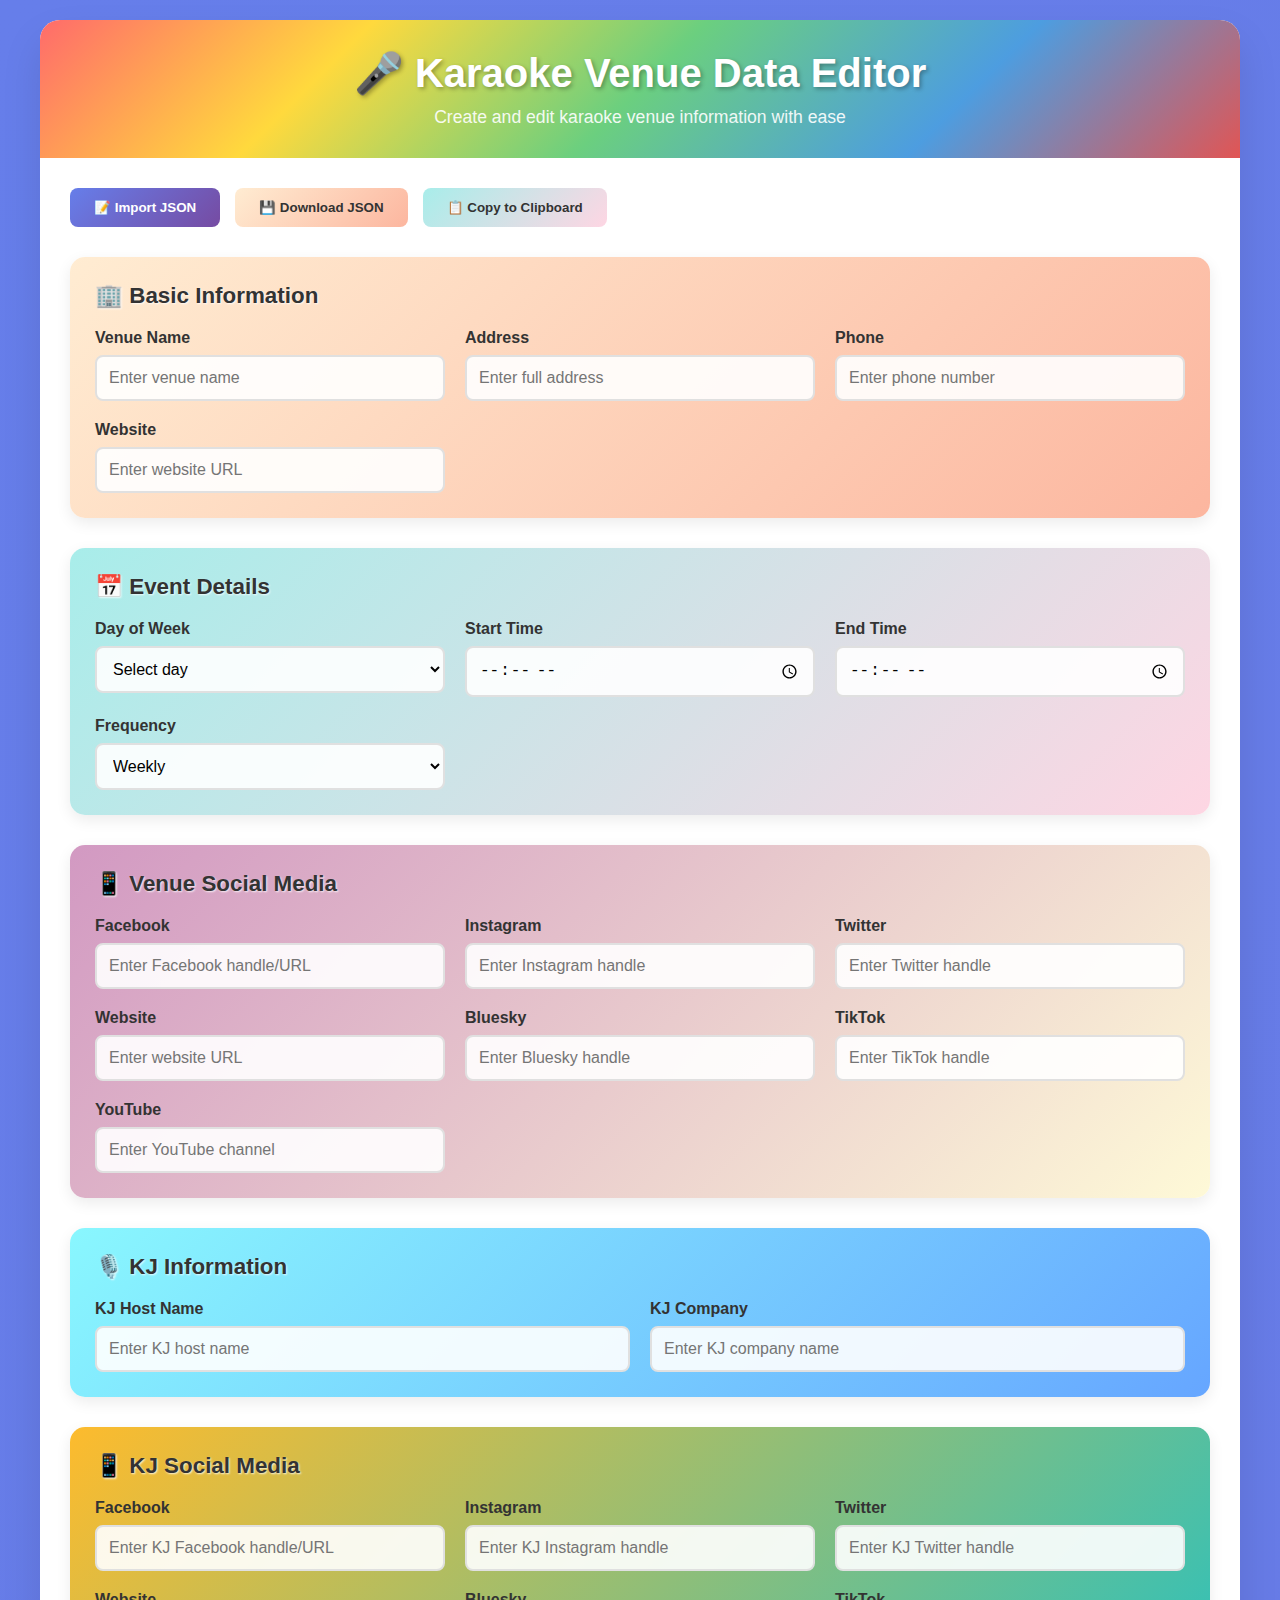
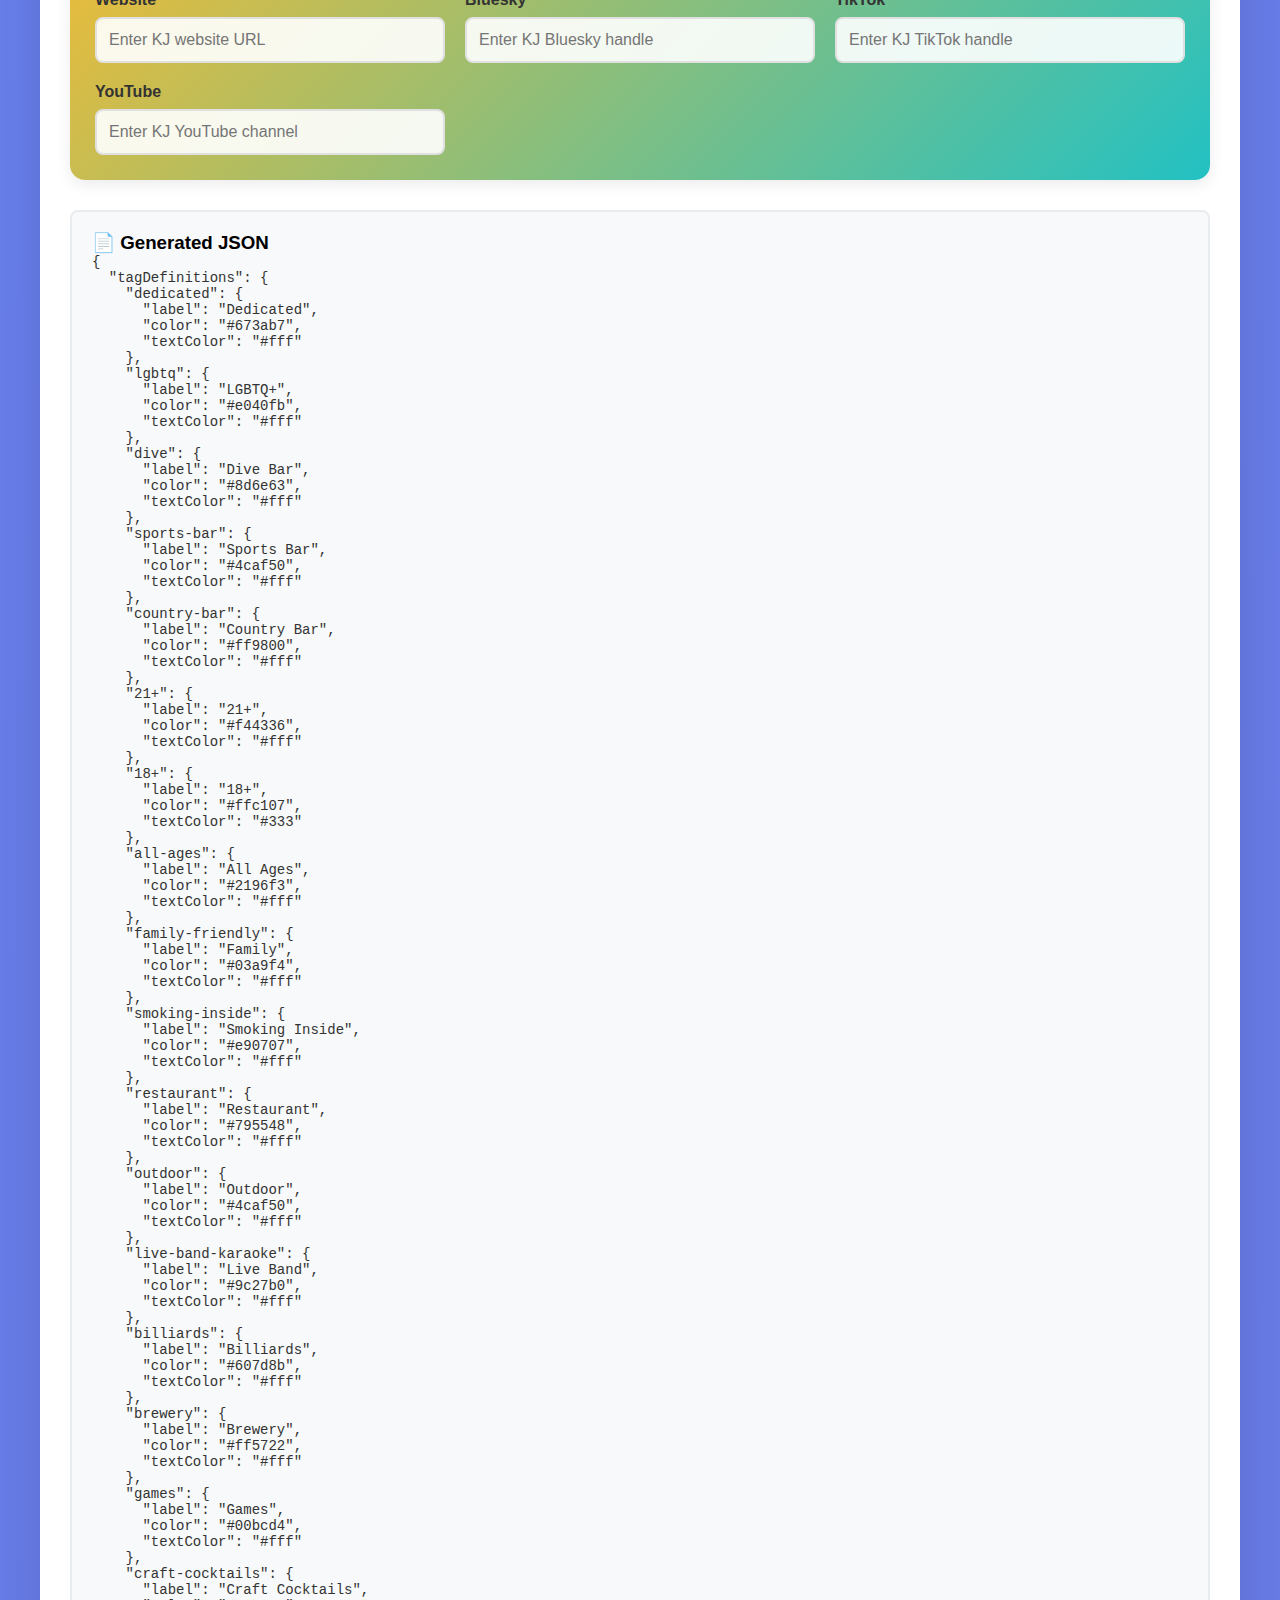
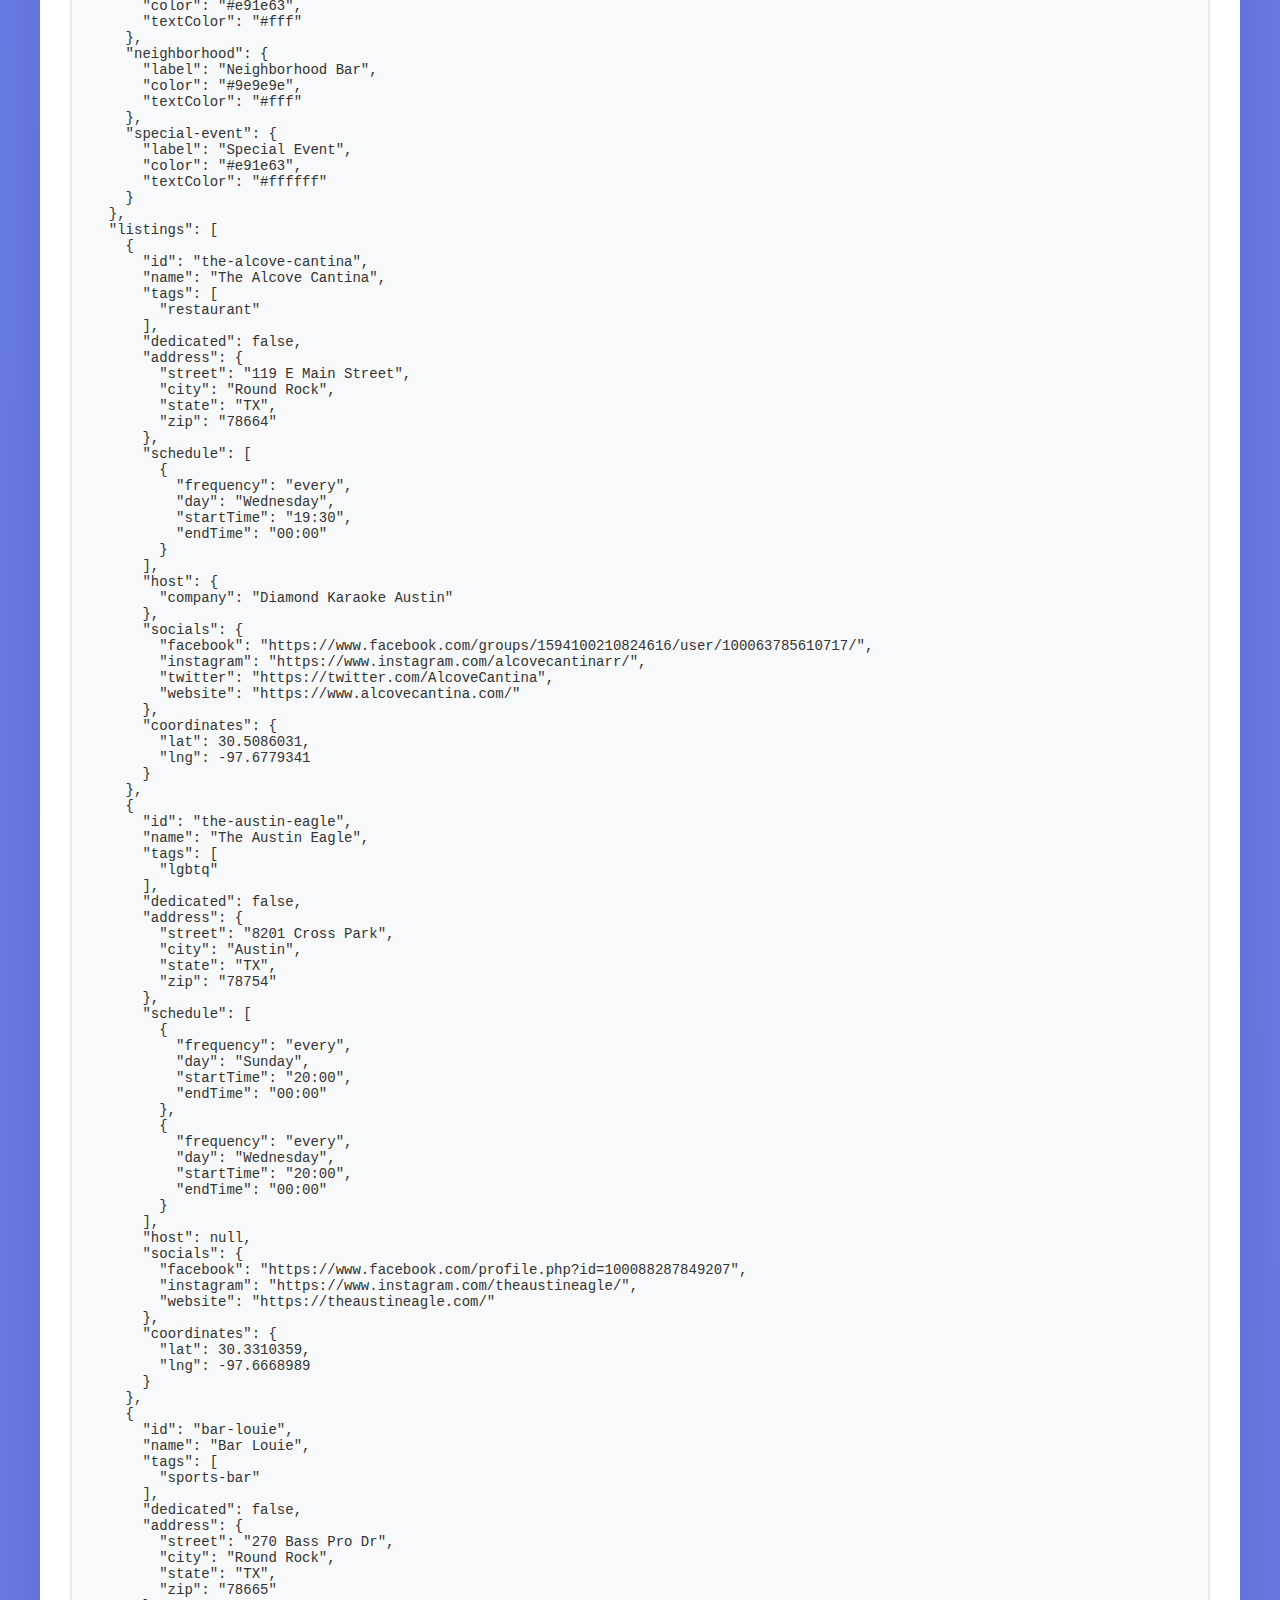
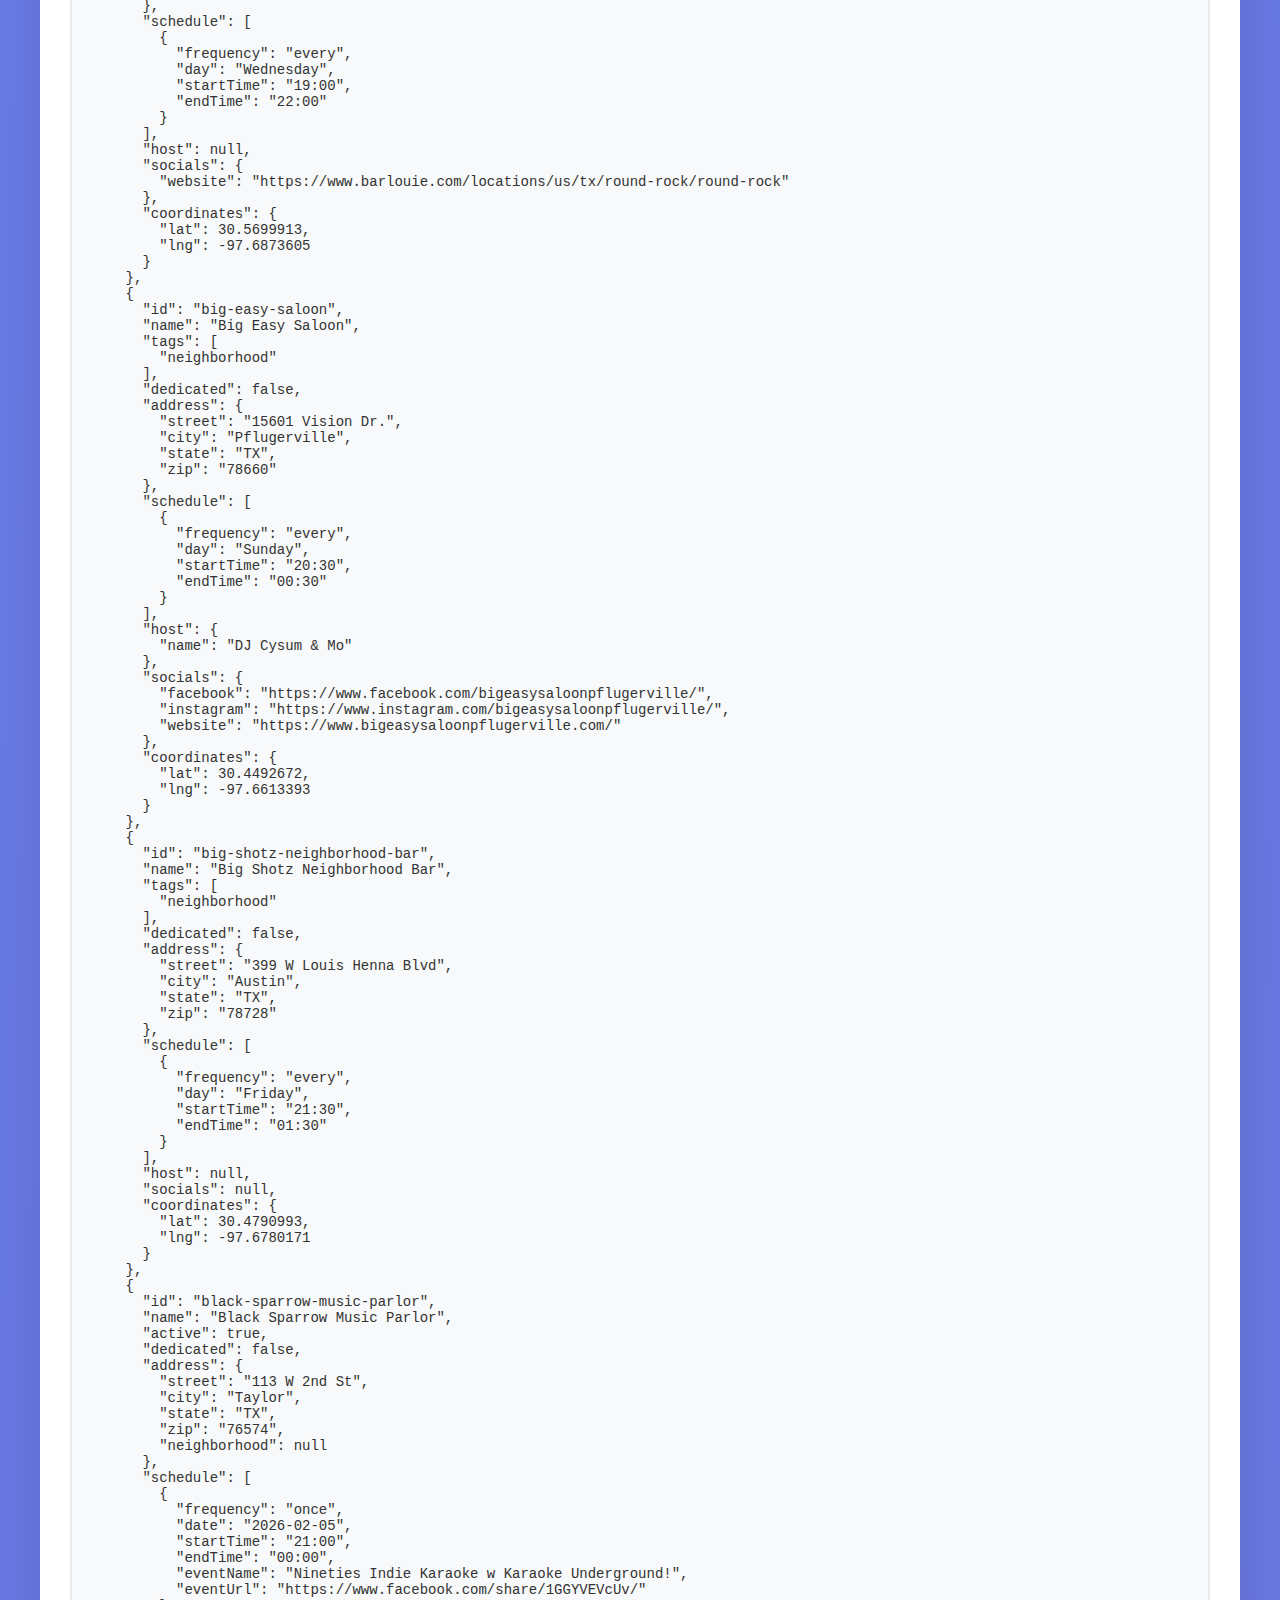
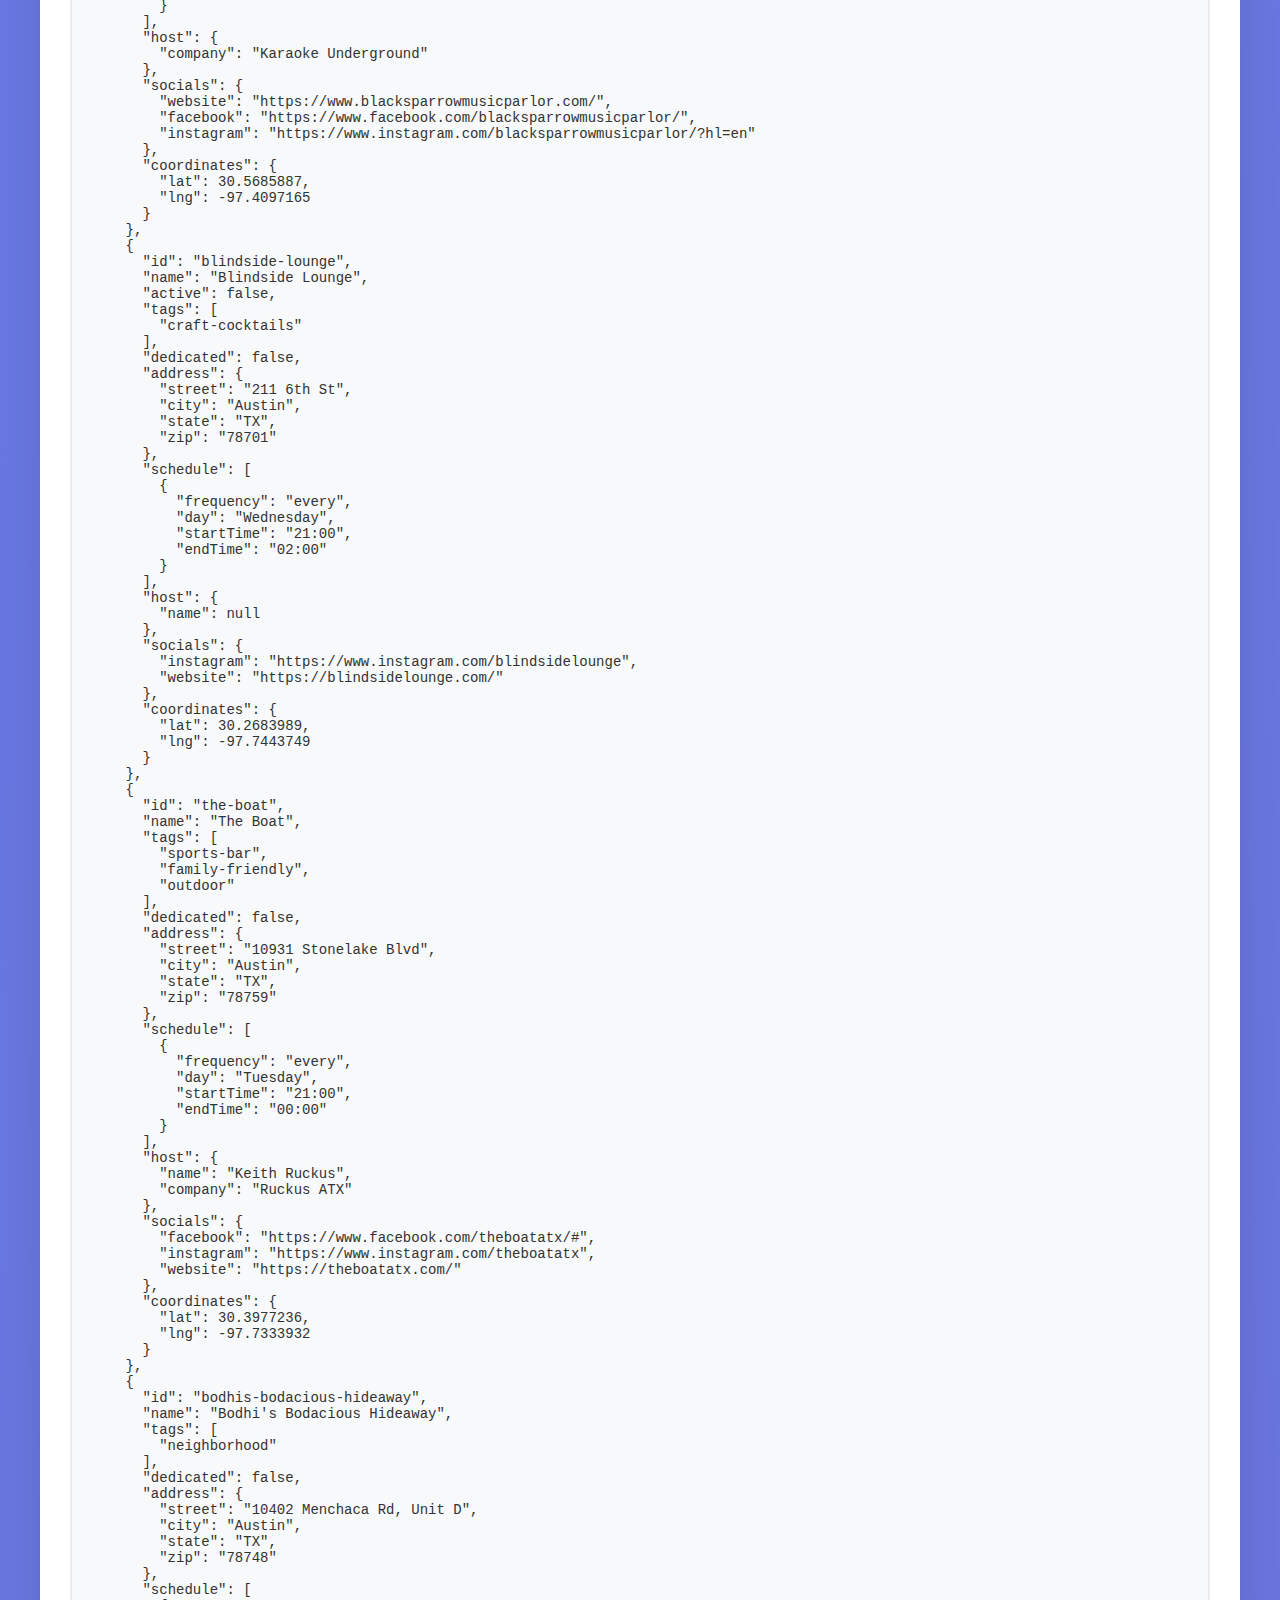
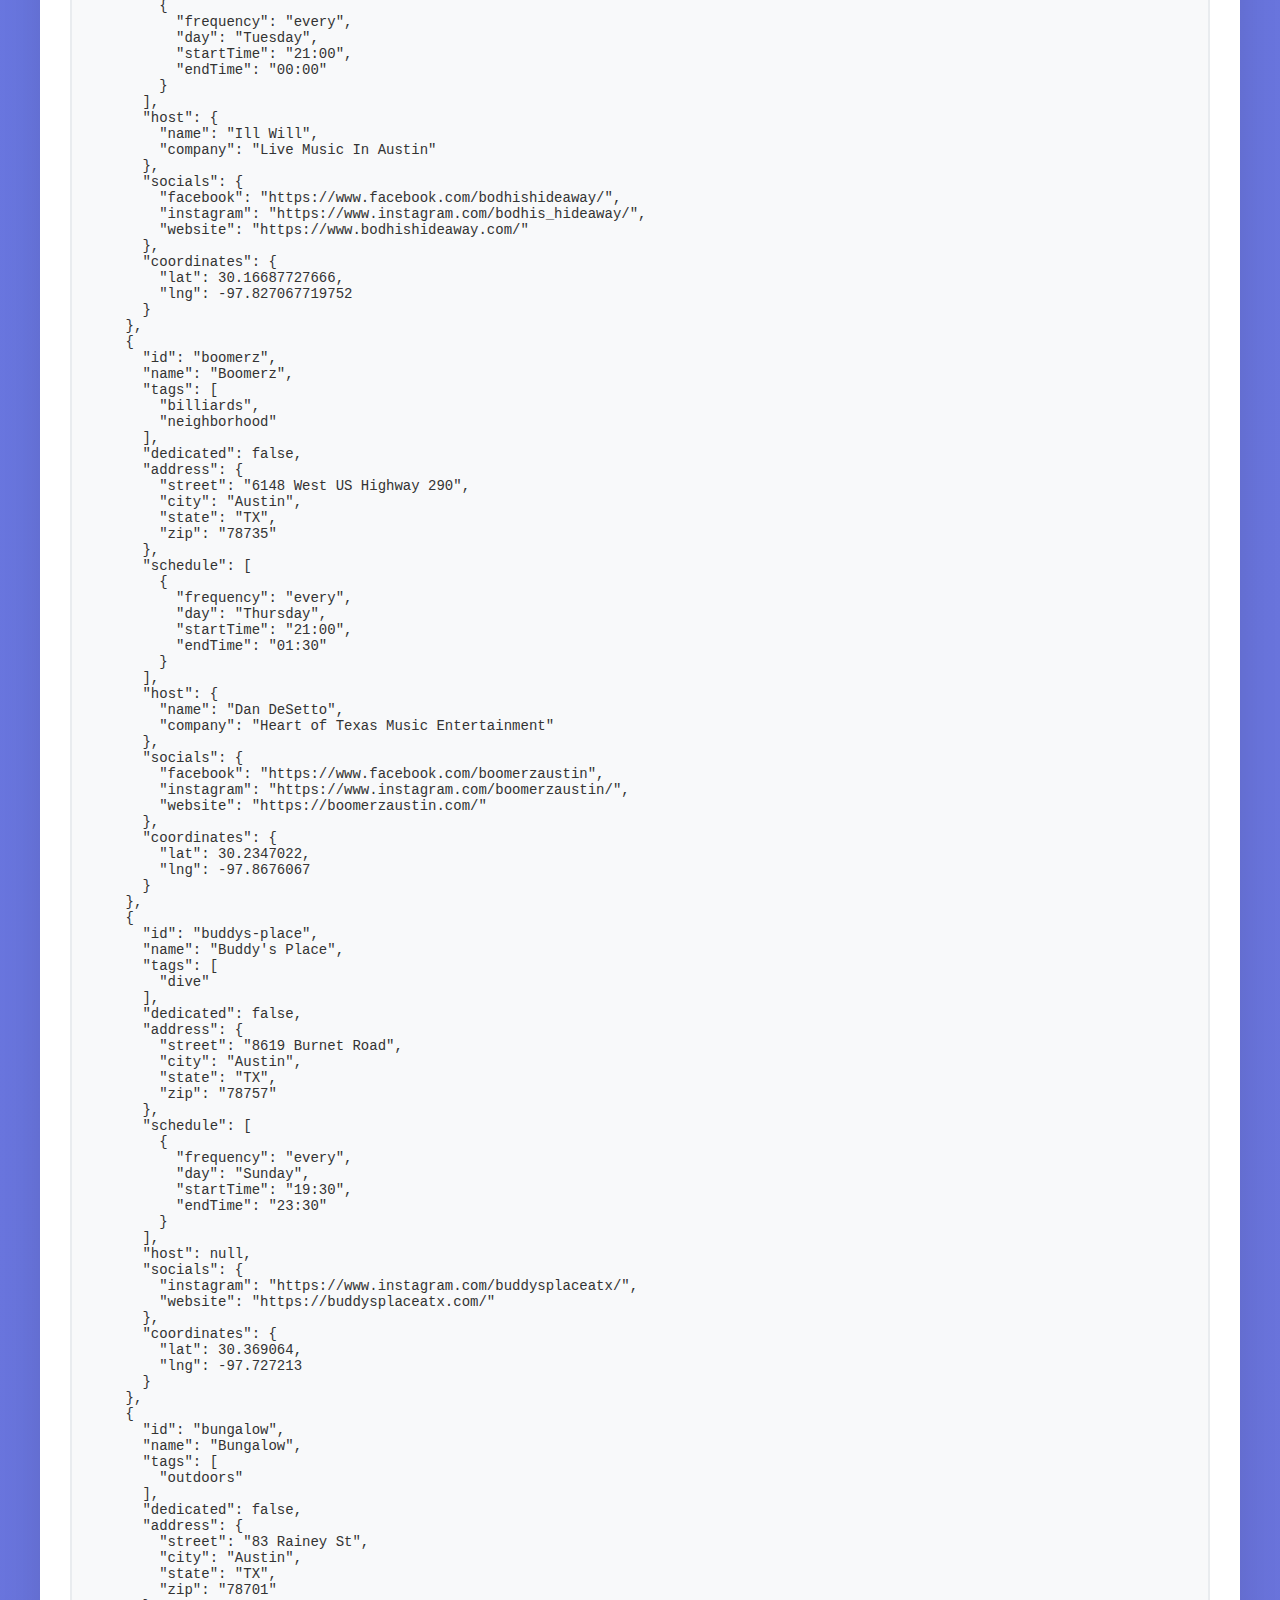
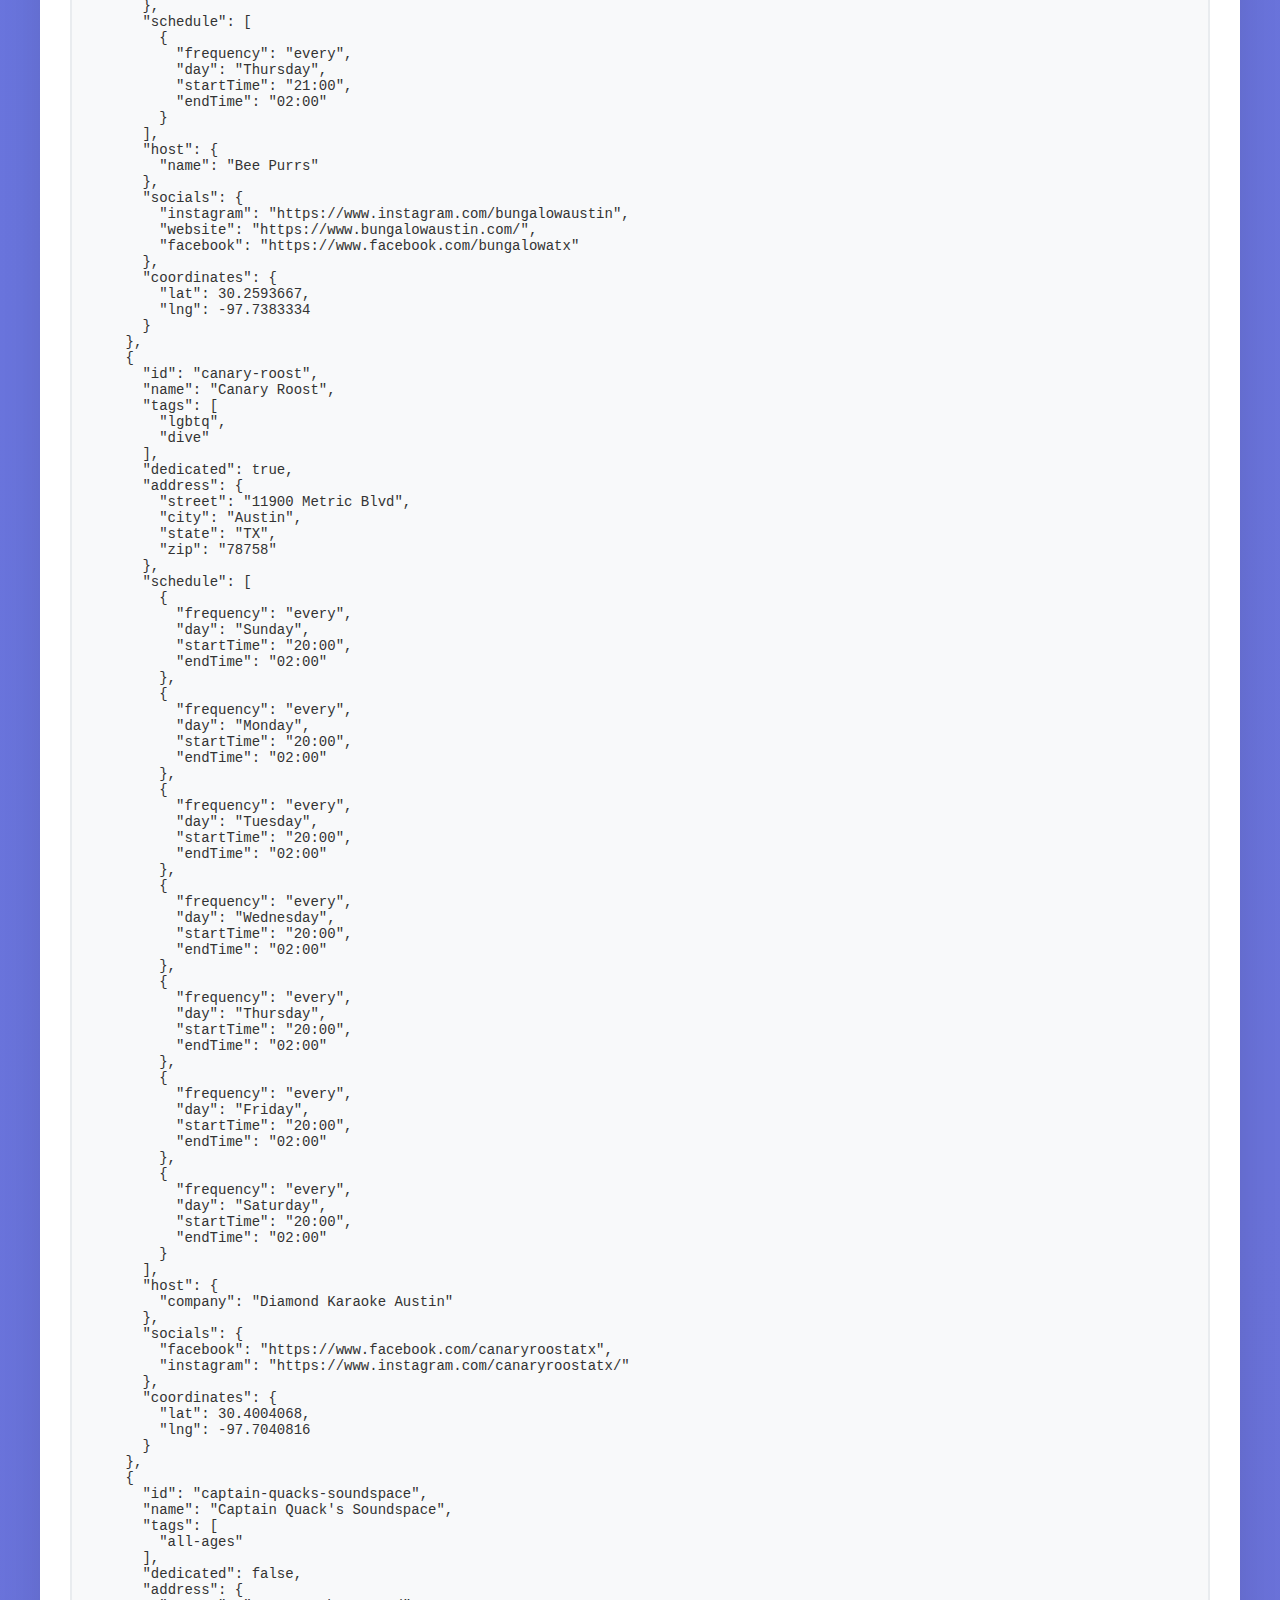
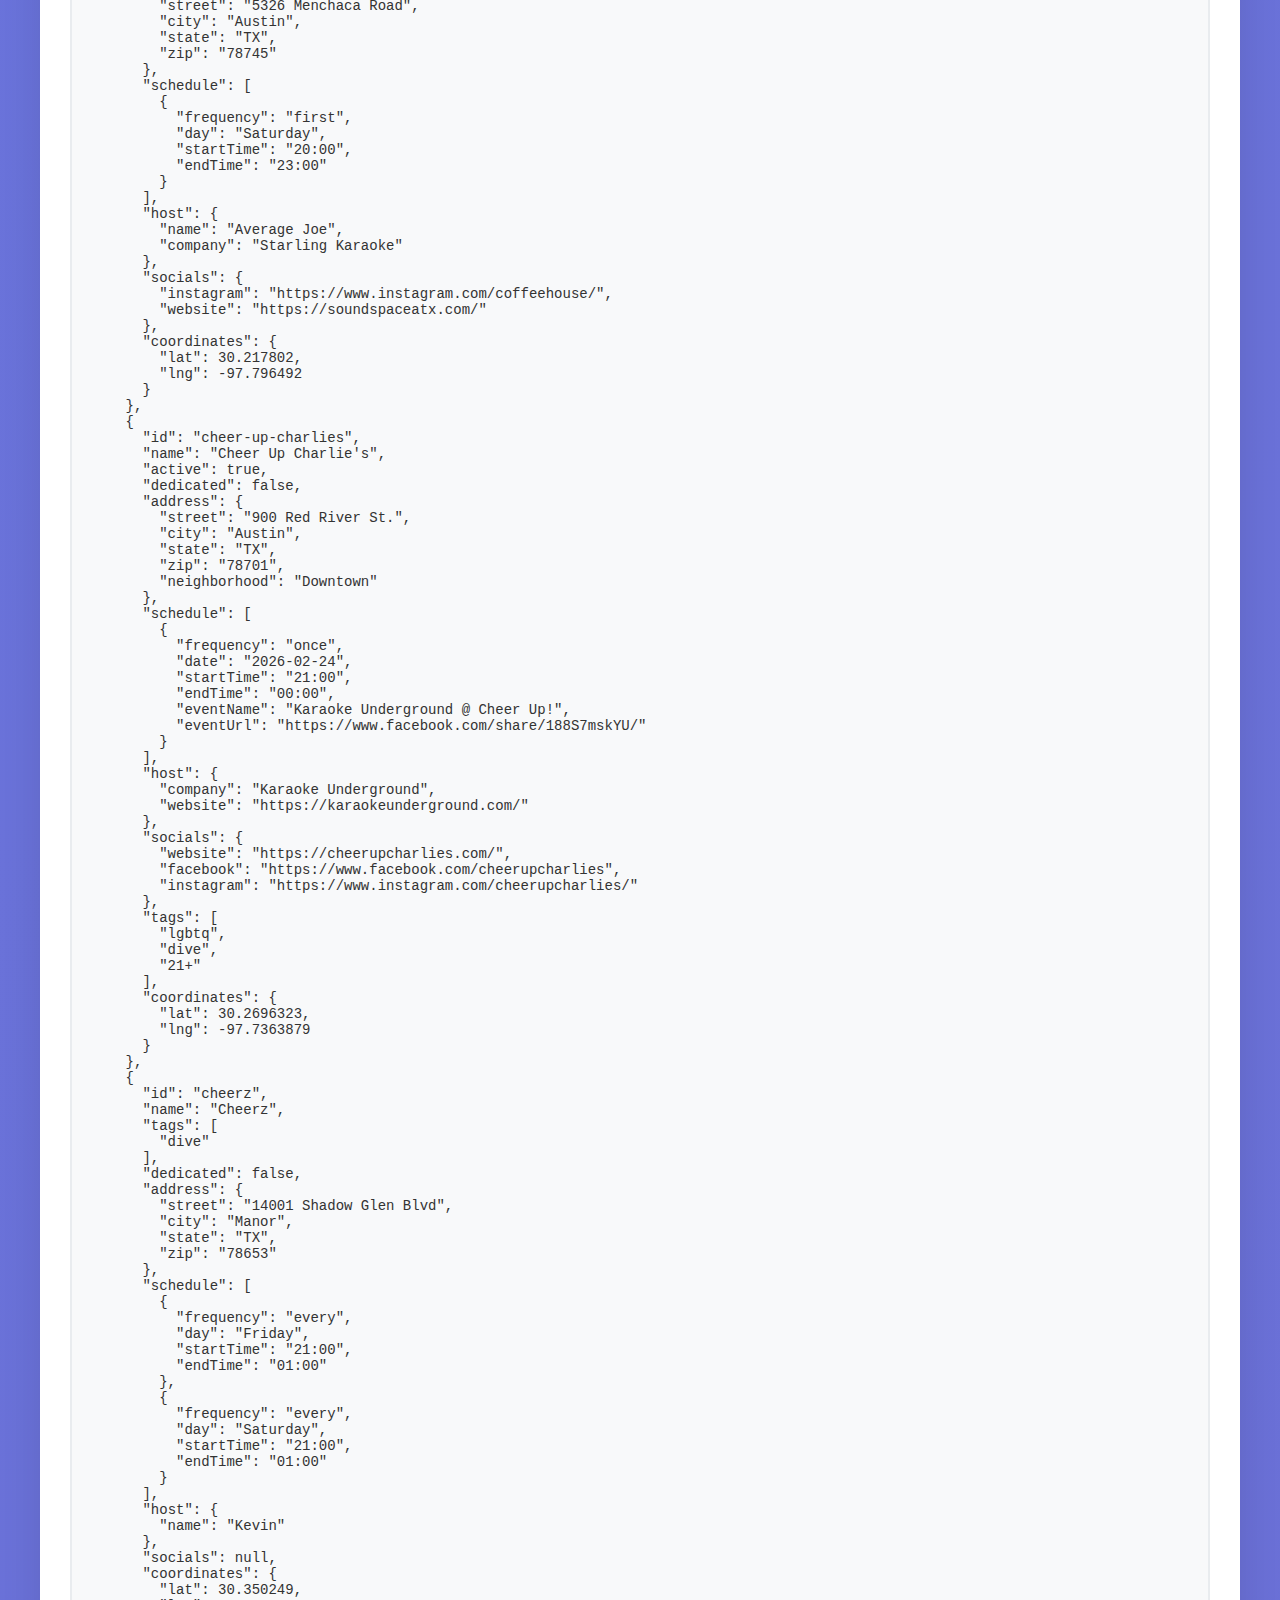
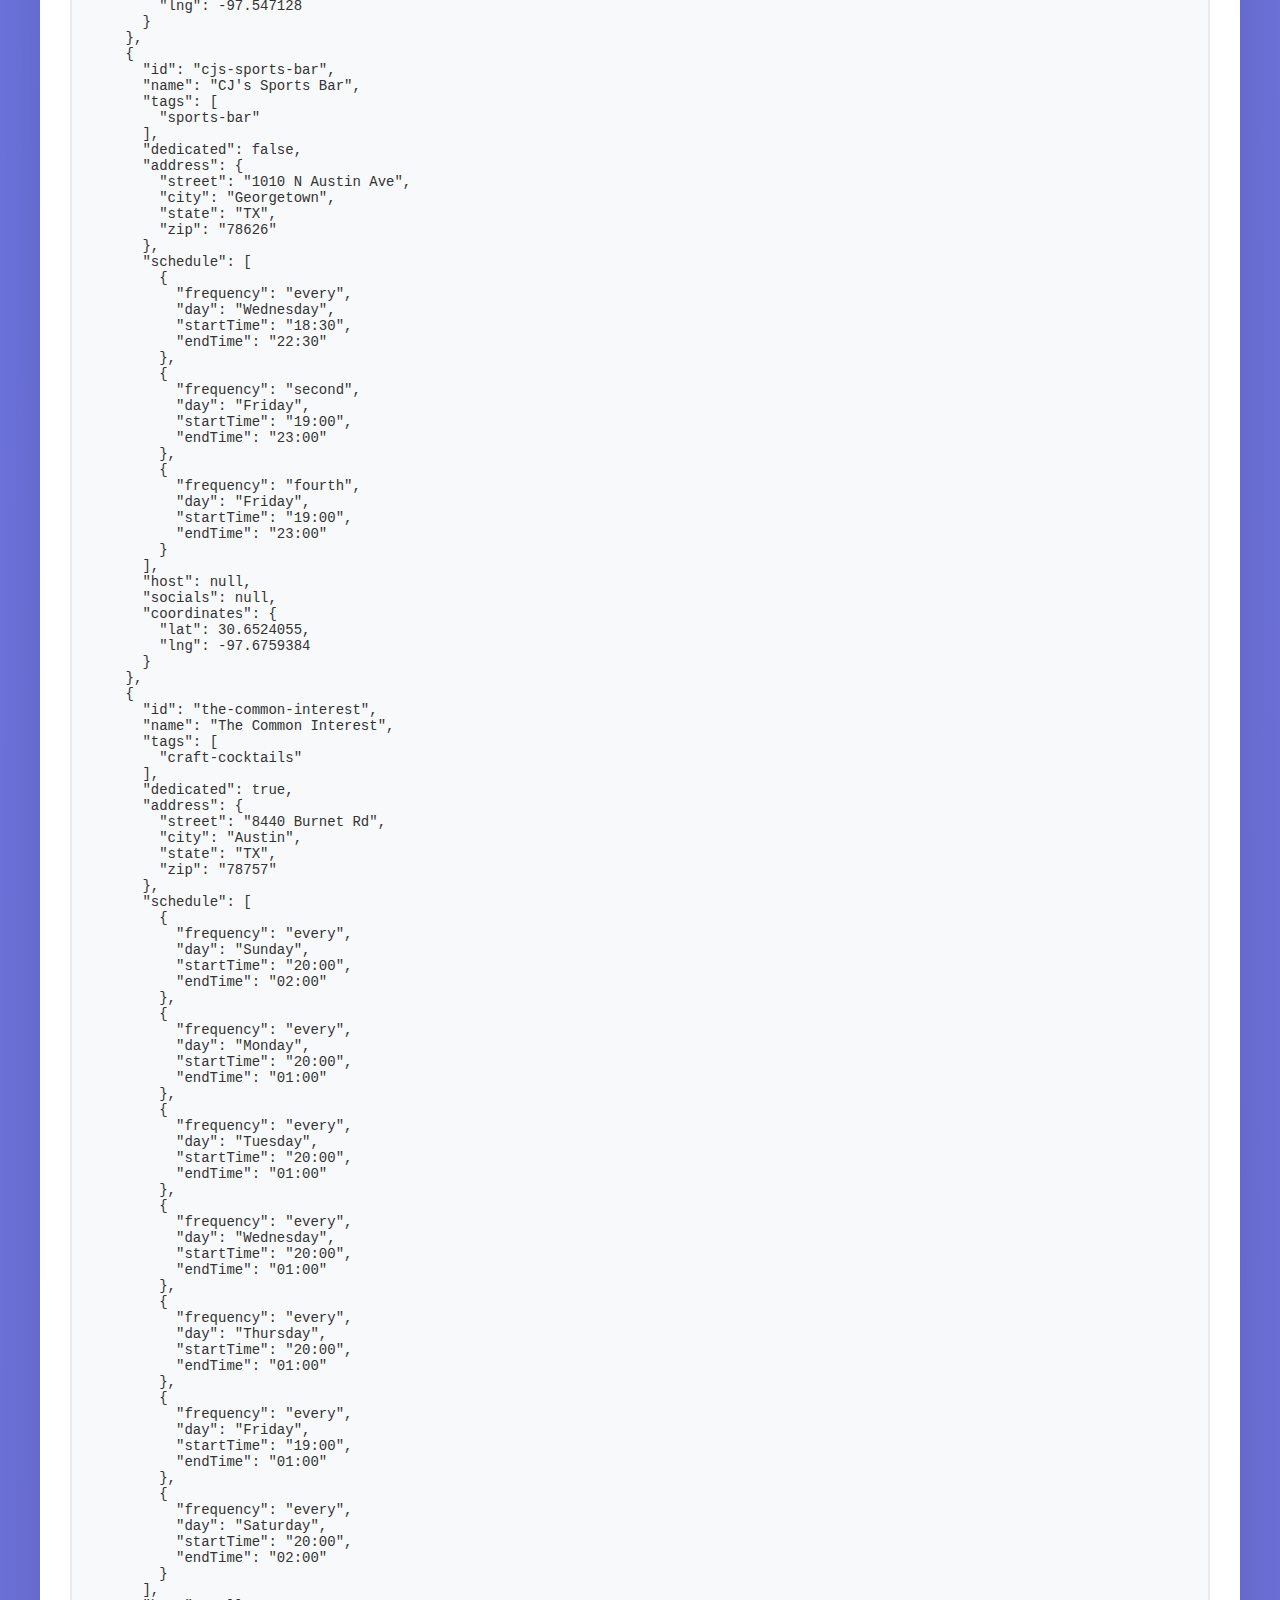
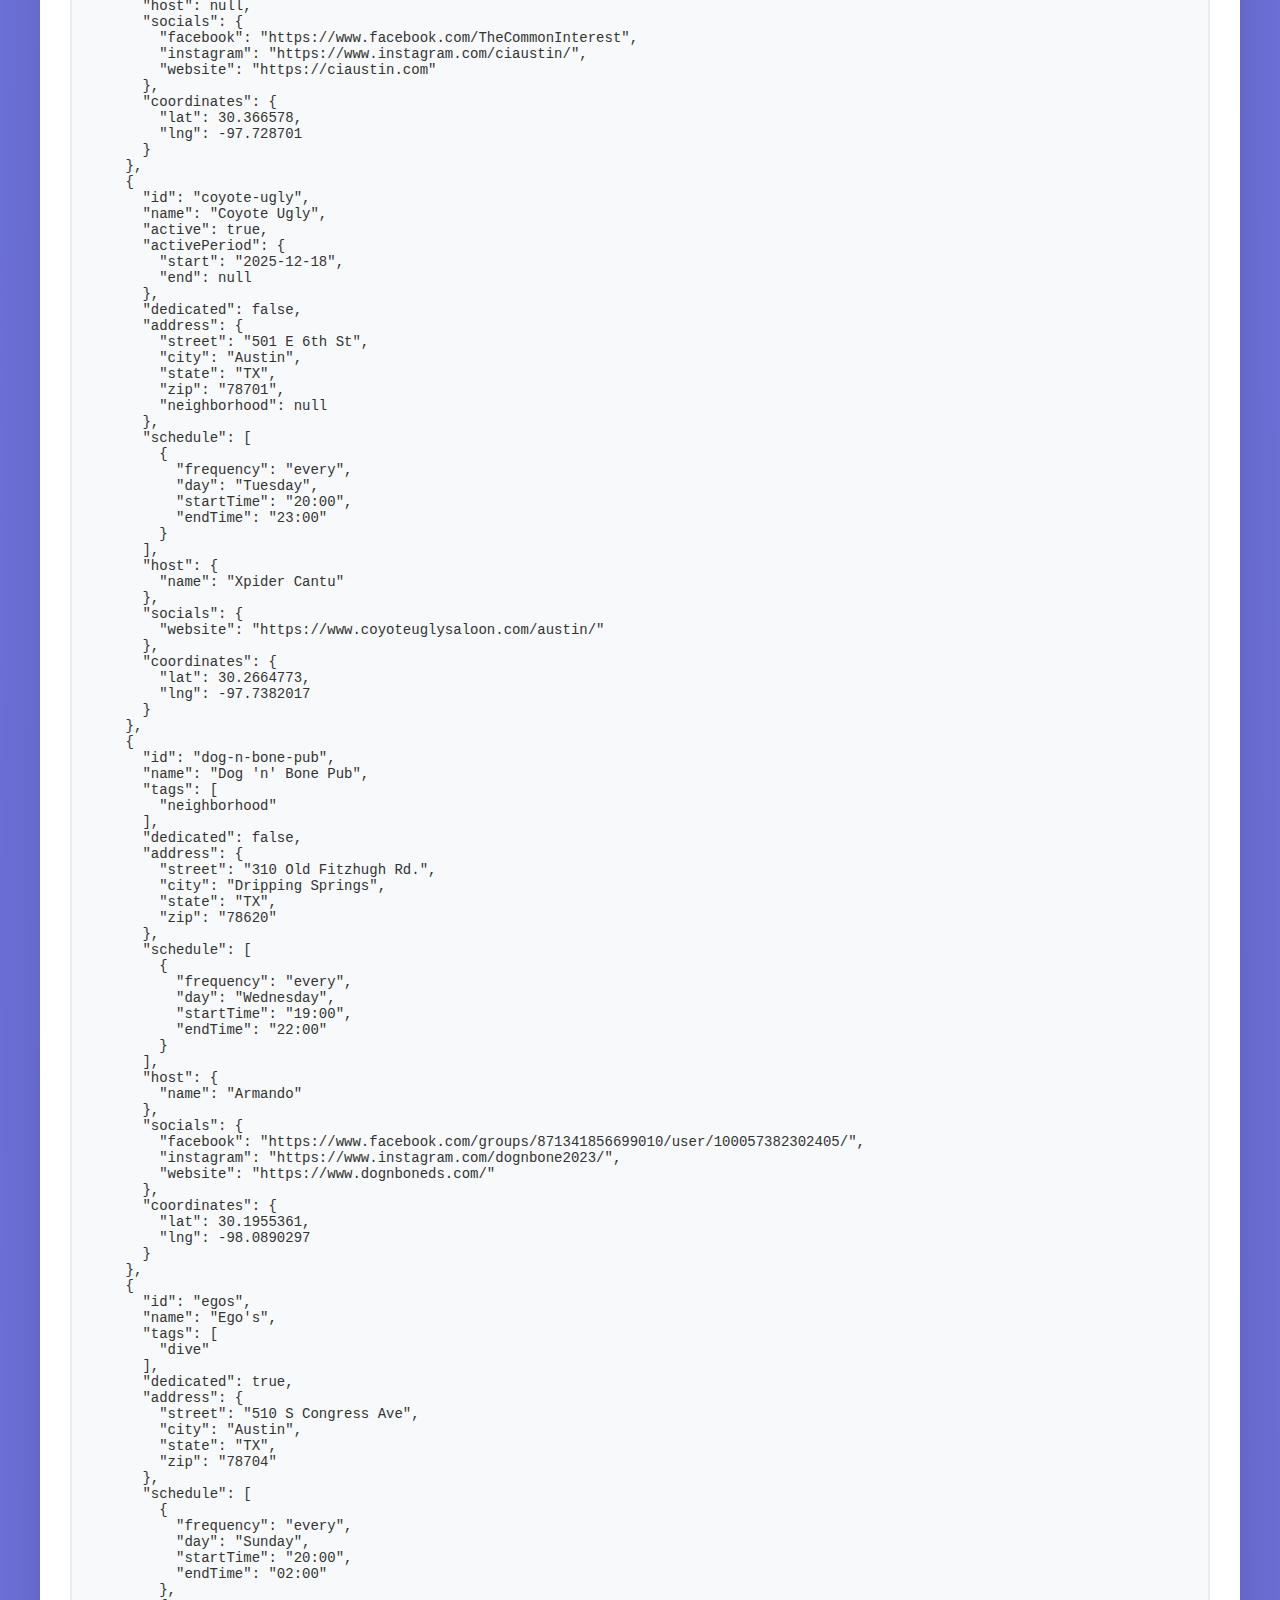
<file: editor2.html>
<!DOCTYPE html>
<html lang="en">
<head>
    <meta charset="UTF-8">
    <meta name="viewport" content="width=device-width, initial-scale=1.0">
    <title>Karaoke Venue Data Editor</title>
    <style>
        * {
            margin: 0;
            padding: 0;
            box-sizing: border-box;
        }

        body {
            font-family: -apple-system, BlinkMacSystemFont, 'Segoe UI', Roboto, sans-serif;
            background: linear-gradient(135deg, #667eea 0%, #764ba2 100%);
            min-height: 100vh;
            padding: 20px;
        }

        .container {
            max-width: 1200px;
            margin: 0 auto;
            background: white;
            border-radius: 20px;
            box-shadow: 0 20px 40px rgba(0, 0, 0, 0.1);
            overflow: hidden;
        }

        .header {
            background: linear-gradient(135deg, #ff6b6b, #ffd93d, #6bcf7f, #4d9de0, #e15554);
            padding: 30px;
            text-align: center;
            color: white;
        }

        .header h1 {
            font-size: 2.5rem;
            font-weight: bold;
            margin-bottom: 10px;
            text-shadow: 2px 2px 4px rgba(0, 0, 0, 0.3);
        }

        .header p {
            font-size: 1.1rem;
            opacity: 0.9;
        }

        .content {
            padding: 30px;
        }

        .controls {
            display: flex;
            gap: 15px;
            margin-bottom: 30px;
            flex-wrap: wrap;
        }

        .btn {
            padding: 12px 24px;
            border: none;
            border-radius: 8px;
            cursor: pointer;
            font-weight: 600;
            transition: all 0.3s ease;
            display: flex;
            align-items: center;
            gap: 8px;
        }

        .btn-primary {
            background: linear-gradient(135deg, #667eea, #764ba2);
            color: white;
        }

        .btn-secondary {
            background: linear-gradient(135deg, #ffecd2, #fcb69f);
            color: #333;
        }

        .btn-success {
            background: linear-gradient(135deg, #a8edea, #fed6e3);
            color: #333;
        }

        .btn:hover {
            transform: translateY(-2px);
            box-shadow: 0 8px 16px rgba(0, 0, 0, 0.2);
        }

        .section {
            margin-bottom: 30px;
            padding: 25px;
            border-radius: 15px;
            box-shadow: 0 5px 15px rgba(0, 0, 0, 0.08);
        }

        .section-basic { background: linear-gradient(135deg, #ffecd2 0%, #fcb69f 100%); }
        .section-event { background: linear-gradient(135deg, #a8edea 0%, #fed6e3 100%); }
        .section-venue-social { background: linear-gradient(135deg, #d299c2 0%, #fef9d7 100%); }
        .section-kj { background: linear-gradient(135deg, #89f7fe 0%, #66a6ff 100%); }
        .section-kj-social { background: linear-gradient(135deg, #fdbb2d 0%, #22c1c3 100%); }

        .section h3 {
            font-size: 1.4rem;
            margin-bottom: 20px;
            color: #333;
            text-shadow: 1px 1px 2px rgba(255, 255, 255, 0.8);
        }

        .form-grid {
            display: grid;
            grid-template-columns: repeat(auto-fit, minmax(300px, 1fr));
            gap: 20px;
        }

        .form-group {
            display: flex;
            flex-direction: column;
        }

        .form-group label {
            font-weight: 600;
            margin-bottom: 8px;
            color: #333;
        }

        .form-group input,
        .form-group select {
            padding: 12px;
            border: 2px solid #e0e0e0;
            border-radius: 8px;
            font-size: 16px;
            transition: all 0.3s ease;
            background: rgba(255, 255, 255, 0.9);
        }

        .form-group input:focus,
        .form-group select:focus {
            outline: none;
            border-color: #667eea;
            box-shadow: 0 0 0 3px rgba(102, 126, 234, 0.1);
            transform: translateY(-1px);
        }

        .json-editor {
            margin-top: 20px;
            display: none;
        }

        .json-editor.show {
            display: block;
        }

        .json-textarea {
            width: 100%;
            height: 200px;
            padding: 15px;
            border: 2px solid #e0e0e0;
            border-radius: 8px;
            font-family: 'Courier New', monospace;
            font-size: 14px;
            resize: vertical;
            background: rgba(255, 255, 255, 0.9);
        }

        .json-output {
            background: #f8f9fa;
            border: 2px solid #e9ecef;
            border-radius: 8px;
            padding: 20px;
            margin-top: 20px;
        }

        .json-output pre {
            white-space: pre-wrap;
            word-wrap: break-word;
            font-family: 'Courier New', monospace;
            font-size: 14px;
            color: #333;
            margin: 0;
        }

        @media (max-width: 768px) {
            .header h1 {
                font-size: 2rem;
            }
            
            .content {
                padding: 20px;
            }
            
            .controls {
                flex-direction: column;
            }
            
            .form-grid {
                grid-template-columns: 1fr;
            }
        }
    </style>
</head>
<body>
     <script src="js/data.js"></script>
    <div class="container">
        <div class="header">
            <h1>🎤 Karaoke Venue Data Editor</h1>
            <p>Create and edit karaoke venue information with ease</p>
        </div>
        
        <div class="content">
            <div class="controls">
                <button class="btn btn-primary" onclick="toggleJsonEditor()">
                    📝 Import JSON
                </button>
                <button class="btn btn-secondary" onclick="exportJson()">
                    💾 Download JSON
                </button>
                <button class="btn btn-success" onclick="copyToClipboard()">
                    📋 Copy to Clipboard
                </button>
            </div>

            <div class="json-editor" id="jsonEditor">
                <textarea class="json-textarea" id="jsonInput" placeholder="Paste your JSON data here..."></textarea>
                <div style="margin-top: 15px;">
                    <button class="btn btn-primary" onclick="loadFromJson()">Load Data</button>
                    <button class="btn btn-secondary" onclick="toggleJsonEditor()">Cancel</button>
                </div>
            </div>

            <!-- Basic Information -->
            <div class="section section-basic">
                <h3>🏢 Basic Information</h3>
                <div class="form-grid">
                    <div class="form-group">
                        <label>Venue Name</label>
                        <input type="text" id="venueName" placeholder="Enter venue name">
                    </div>
                    <div class="form-group">
                        <label>Address</label>
                        <input type="text" id="address" placeholder="Enter full address">
                    </div>
                    <div class="form-group">
                        <label>Phone</label>
                        <input type="tel" id="phone" placeholder="Enter phone number">
                    </div>
                    <div class="form-group">
                        <label>Website</label>
                        <input type="url" id="website" placeholder="Enter website URL">
                    </div>
                </div>
            </div>

            <!-- Event Details -->
            <div class="section section-event">
                <h3>📅 Event Details</h3>
                <div class="form-grid">
                    <div class="form-group">
                        <label>Day of Week</label>
                        <select id="dayOfWeek">
                            <option value="">Select day</option>
                            <option value="Monday">Monday</option>
                            <option value="Tuesday">Tuesday</option>
                            <option value="Wednesday">Wednesday</option>
                            <option value="Thursday">Thursday</option>
                            <option value="Friday">Friday</option>
                            <option value="Saturday">Saturday</option>
                            <option value="Sunday">Sunday</option>
                        </select>
                    </div>
                    <div class="form-group">
                        <label>Start Time</label>
                        <input type="time" id="startTime">
                    </div>
                    <div class="form-group">
                        <label>End Time</label>
                        <input type="time" id="endTime">
                    </div>
                    <div class="form-group">
                        <label>Frequency</label>
                        <select id="frequency">
                            <option value="Weekly">Weekly</option>
                            <option value="Bi-weekly">Bi-weekly</option>
                            <option value="Monthly">Monthly</option>
                            <option value="Special Event">Special Event</option>
                        </select>
                    </div>
                </div>
            </div>

            <!-- Venue Social Media -->
            <div class="section section-venue-social">
                <h3>📱 Venue Social Media</h3>
                <div class="form-grid">
                    <div class="form-group">
                        <label>Facebook</label>
                        <input type="text" id="socialFacebook" placeholder="Enter Facebook handle/URL">
                    </div>
                    <div class="form-group">
                        <label>Instagram</label>
                        <input type="text" id="socialInstagram" placeholder="Enter Instagram handle">
                    </div>
                    <div class="form-group">
                        <label>Twitter</label>
                        <input type="text" id="socialTwitter" placeholder="Enter Twitter handle">
                    </div>
                    <div class="form-group">
                        <label>Website</label>
                        <input type="url" id="socialWebsite" placeholder="Enter website URL">
                    </div>
                    <div class="form-group">
                        <label>Bluesky</label>
                        <input type="text" id="socialBluesky" placeholder="Enter Bluesky handle">
                    </div>
                    <div class="form-group">
                        <label>TikTok</label>
                        <input type="text" id="socialTiktok" placeholder="Enter TikTok handle">
                    </div>
                    <div class="form-group">
                        <label>YouTube</label>
                        <input type="text" id="socialYoutube" placeholder="Enter YouTube channel">
                    </div>
                </div>
            </div>

            <!-- KJ Information -->
            <div class="section section-kj">
                <h3>🎙️ KJ Information</h3>
                <div class="form-grid">
                    <div class="form-group">
                        <label>KJ Host Name</label>
                        <input type="text" id="kjHost" placeholder="Enter KJ host name">
                    </div>
                    <div class="form-group">
                        <label>KJ Company</label>
                        <input type="text" id="kjCompany" placeholder="Enter KJ company name">
                    </div>
                </div>
            </div>

            <!-- KJ Social Media -->
            <div class="section section-kj-social">
                <h3>📱 KJ Social Media</h3>
                <div class="form-grid">
                    <div class="form-group">
                        <label>Facebook</label>
                        <input type="text" id="kjSocialFacebook" placeholder="Enter KJ Facebook handle/URL">
                    </div>
                    <div class="form-group">
                        <label>Instagram</label>
                        <input type="text" id="kjSocialInstagram" placeholder="Enter KJ Instagram handle">
                    </div>
                    <div class="form-group">
                        <label>Twitter</label>
                        <input type="text" id="kjSocialTwitter" placeholder="Enter KJ Twitter handle">
                    </div>
                    <div class="form-group">
                        <label>Website</label>
                        <input type="url" id="kjSocialWebsite" placeholder="Enter KJ website URL">
                    </div>
                    <div class="form-group">
                        <label>Bluesky</label>
                        <input type="text" id="kjSocialBluesky" placeholder="Enter KJ Bluesky handle">
                    </div>
                    <div class="form-group">
                        <label>TikTok</label>
                        <input type="text" id="kjSocialTiktok" placeholder="Enter KJ TikTok handle">
                    </div>
                    <div class="form-group">
                        <label>YouTube</label>
                        <input type="text" id="kjSocialYoutube" placeholder="Enter KJ YouTube channel">
                    </div>
                </div>
            </div>

            <!-- JSON Output -->
            <div class="json-output">
                <h3>📄 Generated JSON</h3>
                <pre id="jsonOutput">{}</pre>
            </div>
        </div>
    </div>

    <script>
        // Initialize data structure
        let venueData = karaokeData;

        // Update JSON output
        function updateJsonOutput() {
            const cleanedData = JSON.parse(JSON.stringify(venueData, (key, value) => {
                if (value === '') return null;
                return value;
            }));
            
            document.getElementById('jsonOutput').textContent = JSON.stringify(cleanedData, null, 2);
        }

        // Collect data from form
        function collectFormData() {
            venueData = {
                venueName: document.getElementById('venueName').value,
                address: document.getElementById('address').value,
                phone: document.getElementById('phone').value,
                website: document.getElementById('website').value,
                eventDetails: {
                    dayOfWeek: document.getElementById('dayOfWeek').value,
                    startTime: document.getElementById('startTime').value,
                    endTime: document.getElementById('endTime').value,
                    frequency: document.getElementById('frequency').value
                },
                socials: {
                    Facebook: document.getElementById('socialFacebook').value,
                    Instagram: document.getElementById('socialInstagram').value,
                    Twitter: document.getElementById('socialTwitter').value,
                    Website: document.getElementById('socialWebsite').value,
                    Bluesky: document.getElementById('socialBluesky').value,
                    Tiktok: document.getElementById('socialTiktok').value,
                    Youtube: document.getElementById('socialYoutube').value
                },
                KJ: {
                    Host: document.getElementById('kjHost').value,
                    Company: document.getElementById('kjCompany').value,
                    KJsocials: {
                        Facebook: document.getElementById('kjSocialFacebook').value,
                        Instagram: document.getElementById('kjSocialInstagram').value,
                        Twitter: document.getElementById('kjSocialTwitter').value,
                        Website: document.getElementById('kjSocialWebsite').value,
                        Bluesky: document.getElementById('kjSocialBluesky').value,
                        Tiktok: document.getElementById('kjSocialTiktok').value,
                        Youtube: document.getElementById('kjSocialYoutube').value
                    }
                }
            };
            updateJsonOutput();
        }

        // Populate form from data
        function populateForm() {
            document.getElementById('venueName').value = venueData.venueName || '';
            document.getElementById('address').value = venueData.address || '';
            document.getElementById('phone').value = venueData.phone || '';
            document.getElementById('website').value = venueData.website || '';
            
            document.getElementById('dayOfWeek').value = venueData.eventDetails?.dayOfWeek || '';
            document.getElementById('startTime').value = venueData.eventDetails?.startTime || '';
            document.getElementById('endTime').value = venueData.eventDetails?.endTime || '';
            document.getElementById('frequency').value = venueData.eventDetails?.frequency || 'Weekly';
            
            document.getElementById('socialFacebook').value = venueData.socials?.Facebook || '';
            document.getElementById('socialInstagram').value = venueData.socials?.Instagram || '';
            document.getElementById('socialTwitter').value = venueData.socials?.Twitter || '';
            document.getElementById('socialWebsite').value = venueData.socials?.Website || '';
            document.getElementById('socialBluesky').value = venueData.socials?.Bluesky || '';
            document.getElementById('socialTiktok').value = venueData.socials?.Tiktok || '';
            document.getElementById('socialYoutube').value = venueData.socials?.Youtube || '';
            
            document.getElementById('kjHost').value = venueData.KJ?.Host || '';
            document.getElementById('kjCompany').value = venueData.KJ?.Company || '';
            
            document.getElementById('kjSocialFacebook').value = venueData.KJ?.KJsocials?.Facebook || '';
            document.getElementById('kjSocialInstagram').value = venueData.KJ?.KJsocials?.Instagram || '';
            document.getElementById('kjSocialTwitter').value = venueData.KJ?.KJsocials?.Twitter || '';
            document.getElementById('kjSocialWebsite').value = venueData.KJ?.KJsocials?.Website || '';
            document.getElementById('kjSocialBluesky').value = venueData.KJ?.KJsocials?.Bluesky || '';
            document.getElementById('kjSocialTiktok').value = venueData.KJ?.KJsocials?.Tiktok || '';
            document.getElementById('kjSocialYoutube').value = venueData.KJ?.KJsocials?.Youtube || '';
        }

        // Toggle JSON editor
        function toggleJsonEditor() {
            const editor = document.getElementById('jsonEditor');
            editor.classList.toggle('show');
        }

        // Load data from JSON
        function loadFromJson() {
            try {
                const jsonInput = document.getElementById('jsonInput').value;
                const parsed = JSON.parse(jsonInput);
                
                venueData = {
                    venueName: parsed.venueName || '',
                    address: parsed.address || '',
                    phone: parsed.phone || '',
                    website: parsed.website || '',
                    eventDetails: {
                        dayOfWeek: parsed.eventDetails?.dayOfWeek || '',
                        startTime: parsed.eventDetails?.startTime || '',
                        endTime: parsed.eventDetails?.endTime || '',
                        frequency: parsed.eventDetails?.frequency || 'Weekly'
                    },
                    socials: {
                        Facebook: parsed.socials?.Facebook || '',
                        Instagram: parsed.socials?.Instagram || '',
                        Twitter: parsed.socials?.Twitter || '',
                        Website: parsed.socials?.Website || '',
                        Bluesky: parsed.socials?.Bluesky || '',
                        Tiktok: parsed.socials?.Tiktok || '',
                        Youtube: parsed.socials?.Youtube || ''
                    },
                    KJ: {
                        Host: parsed.KJ?.Host || '',
                        Company: parsed.KJ?.Company || '',
                        KJsocials: {
                            Facebook: parsed.KJ?.KJsocials?.Facebook || '',
                            Instagram: parsed.KJ?.KJsocials?.Instagram || '',
                            Twitter: parsed.KJ?.KJsocials?.Twitter || '',
                            Website: parsed.KJ?.KJsocials?.Website || '',
                            Bluesky: parsed.KJ?.KJsocials?.Bluesky || '',
                            Tiktok: parsed.KJ?.KJsocials?.Tiktok || '',
                            Youtube: parsed.KJ?.KJsocials?.Youtube || ''
                        }
                    }
                };
                
                populateForm();
                updateJsonOutput();
                document.getElementById('jsonInput').value = '';
                toggleJsonEditor();
                alert('Data loaded successfully!');
            } catch (error) {
                alert('Invalid JSON format. Please check your input.');
            }
        }

        // Export JSON
        function exportJson() {
            collectFormData();
            const cleanedData = JSON.parse(JSON.stringify(venueData, (key, value) => {
                if (value === '') return null;
                return value;
            }));
            
            const jsonString = JSON.stringify(cleanedData, null, 2);
            const blob = new Blob([jsonString], { type: 'application/json' });
            const url = URL.createObjectURL(blob);
            const a = document.createElement('a');
            a.href = url;
            a.download = `${venueData.venueName || 'karaoke-venue'}.json`;
            document.body.appendChild(a);
            a.click();
            document.body.removeChild(a);
            URL.revokeObjectURL(url);
        }

        // Copy to clipboard
        function copyToClipboard() {
            collectFormData();
            const cleanedData = JSON.parse(JSON.stringify(venueData, (key, value) => {
                if (value === '') return null;
                return value;
            }));
            
            const jsonString = JSON.stringify(cleanedData, null, 2);
            navigator.clipboard.writeText(jsonString).then(() => {
                alert('JSON copied to clipboard!');
            });
        }

        // Add event listeners to all form inputs
        document.addEventListener('DOMContentLoaded', function() {
            const inputs = document.querySelectorAll('input, select');
            inputs.forEach(input => {
                input.addEventListener('input', collectFormData);
                input.addEventListener('change', collectFormData);
            });
            
            // Initialize
            updateJsonOutput();
        });
    </script>
</body>
</html>
</file>
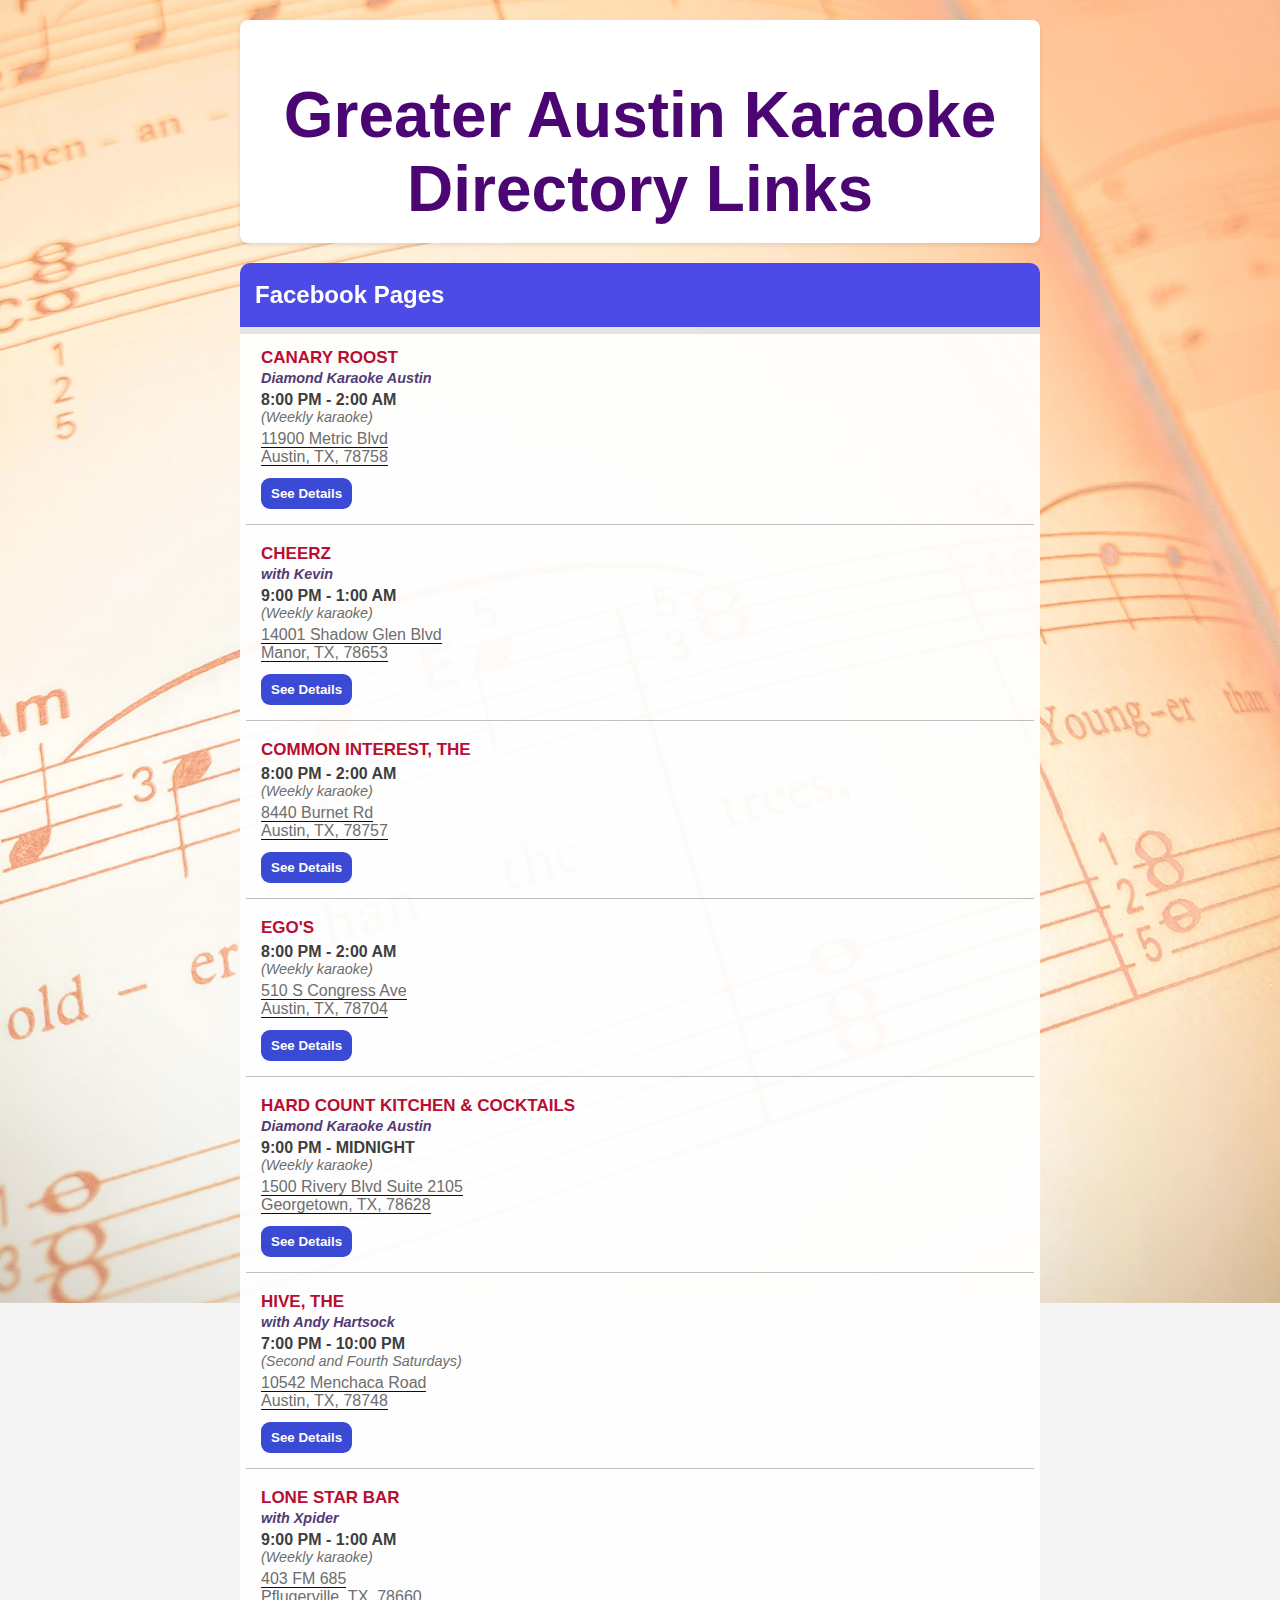
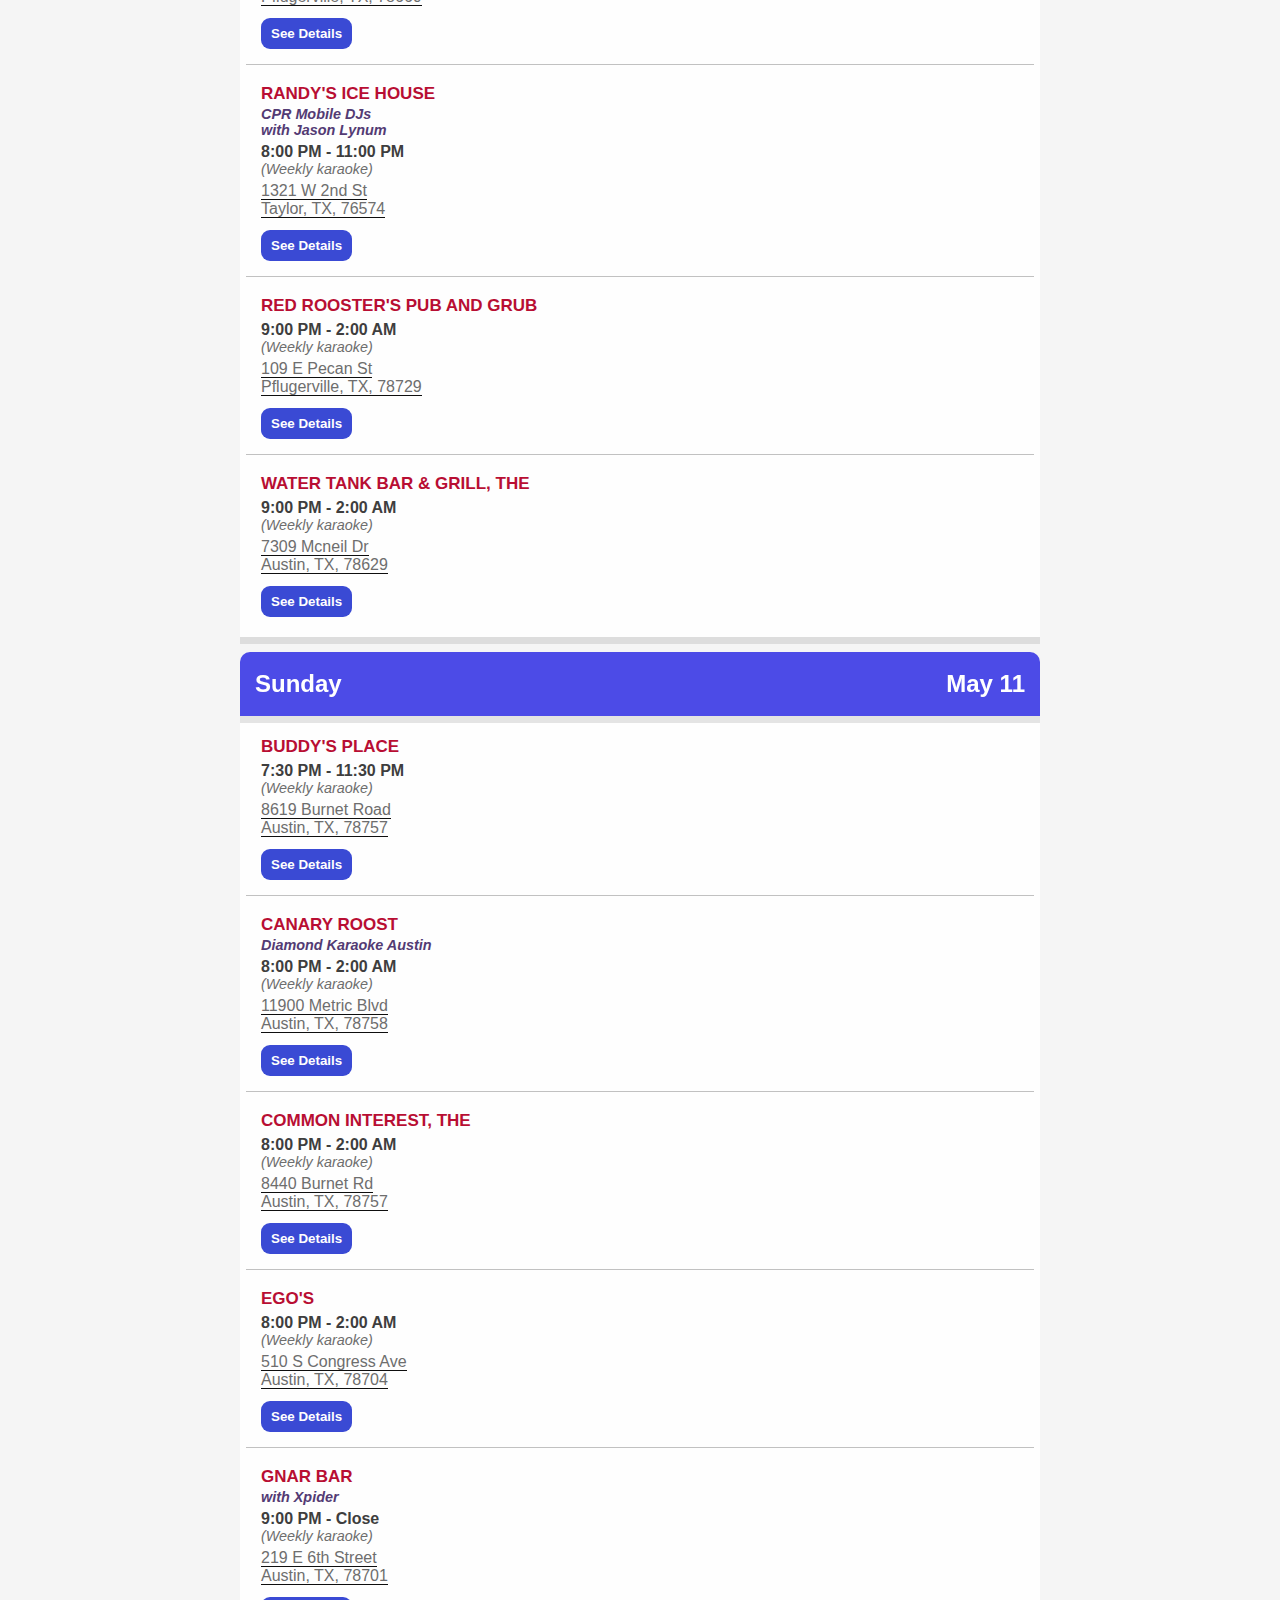
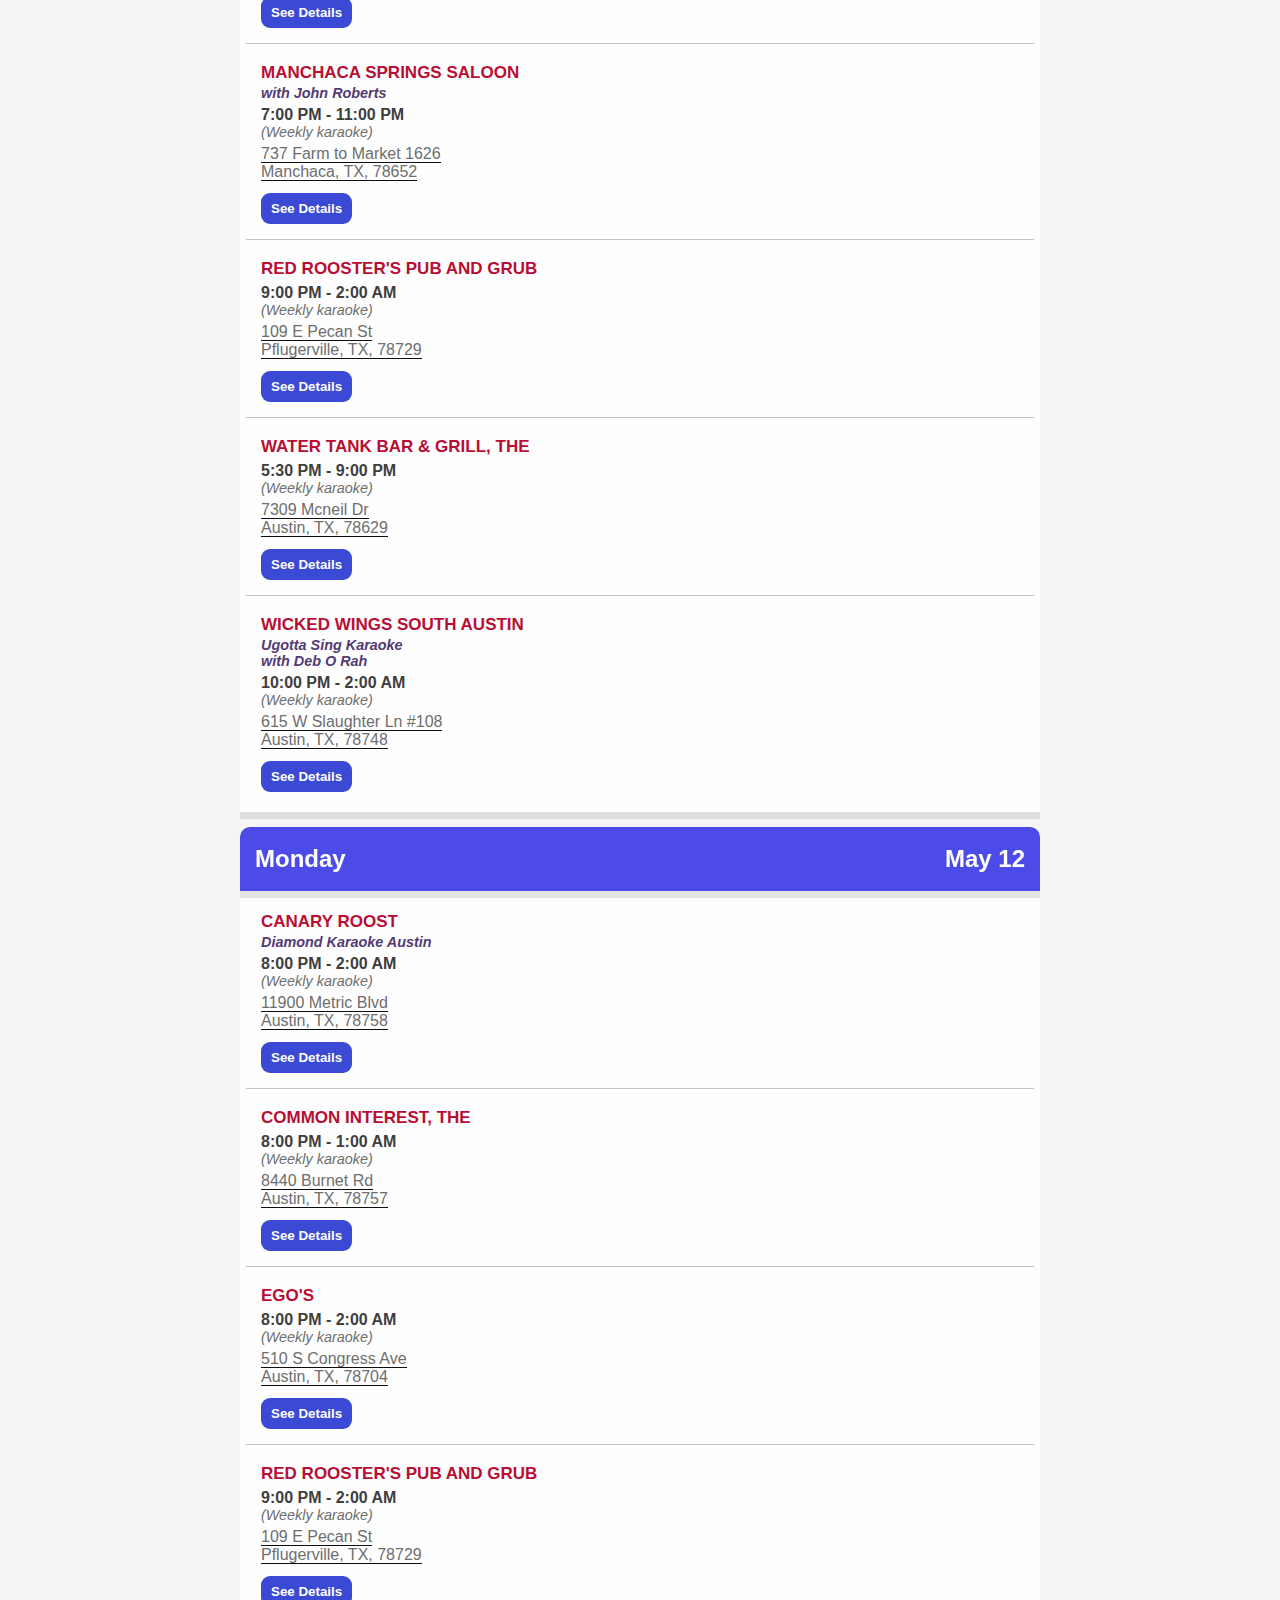
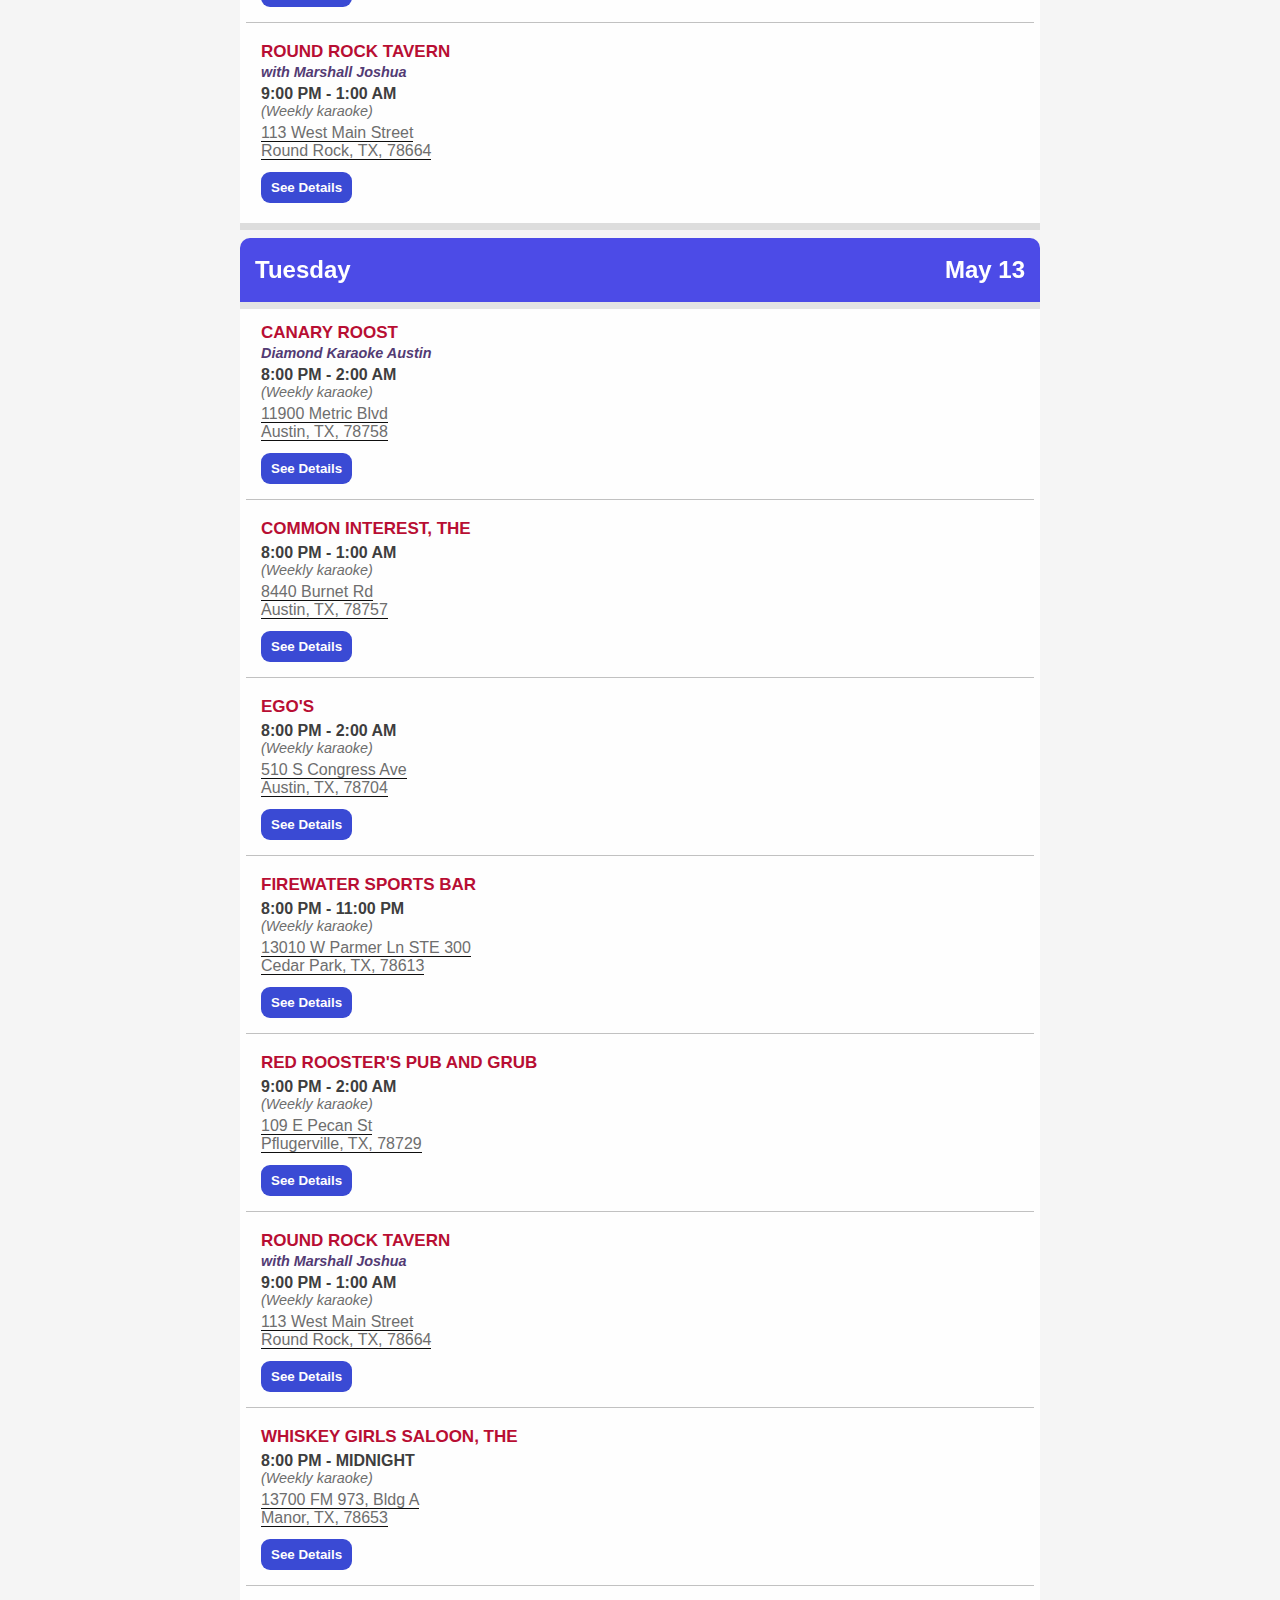
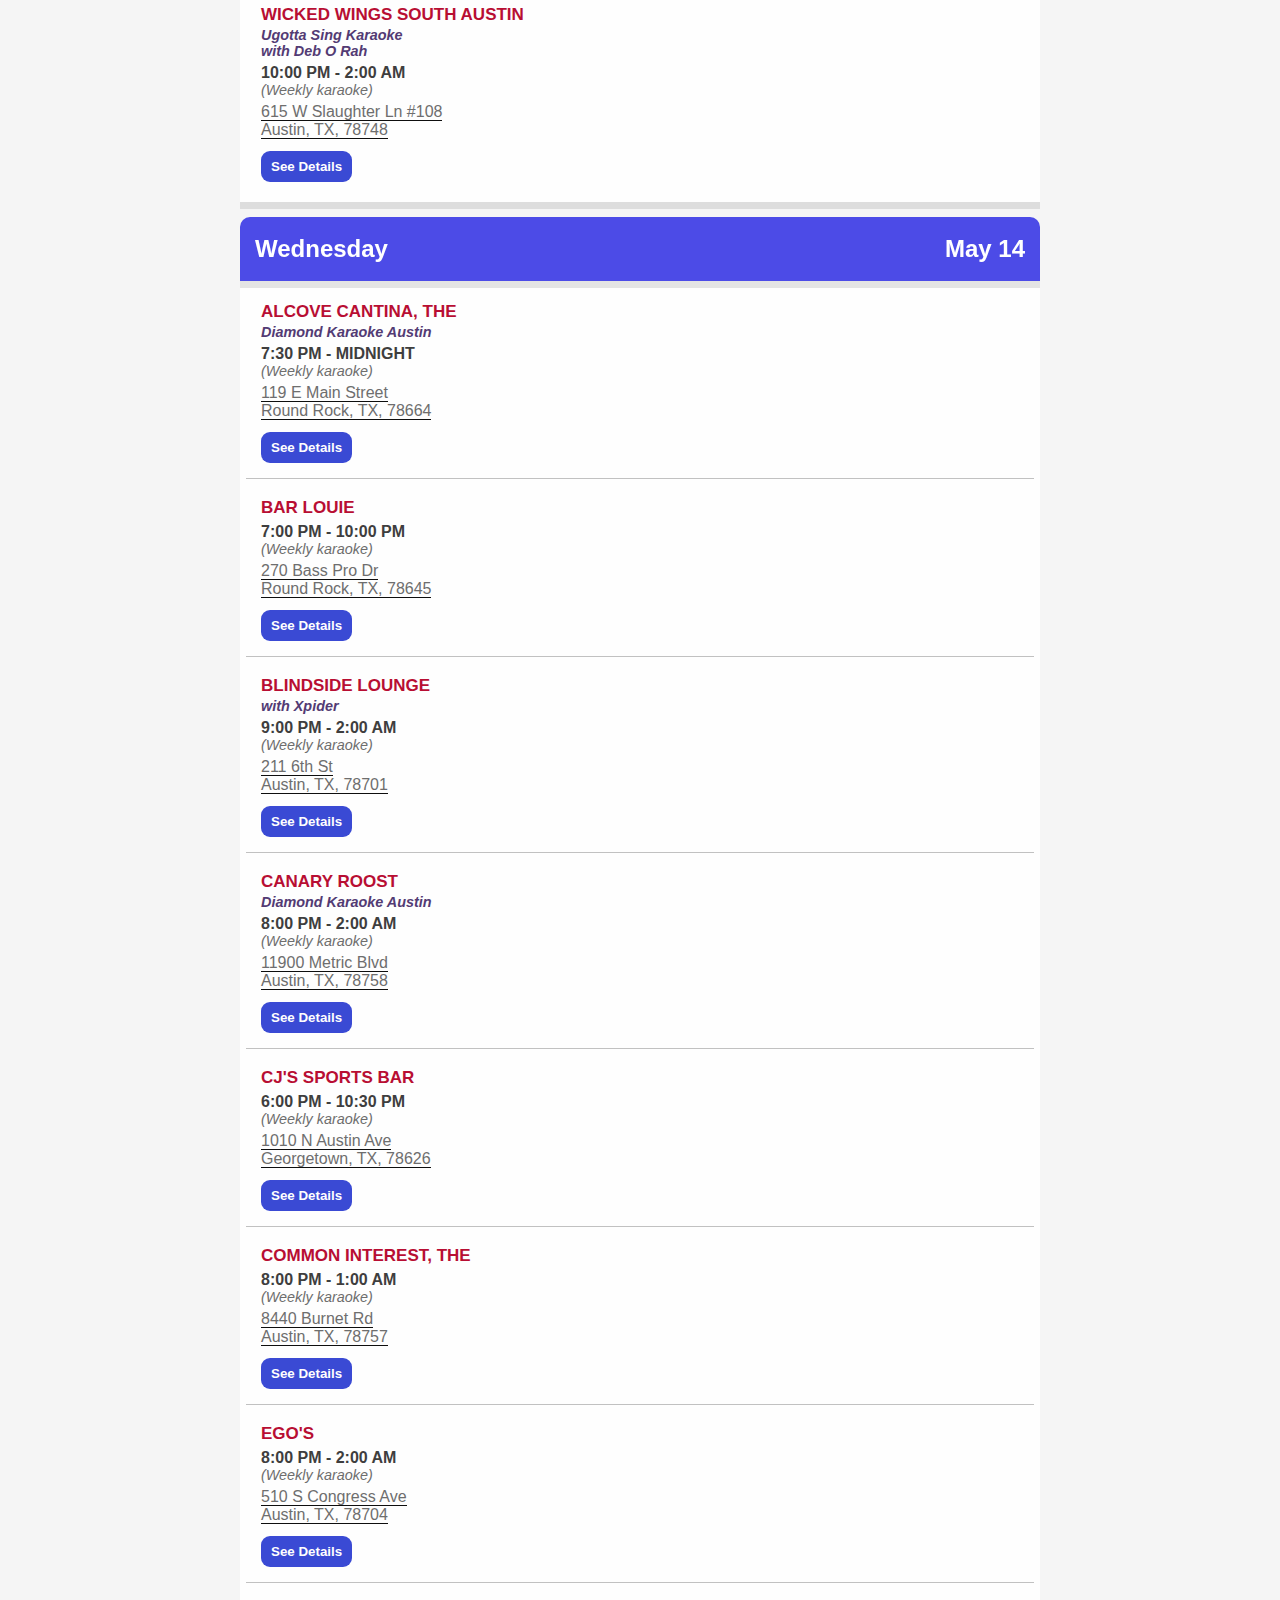
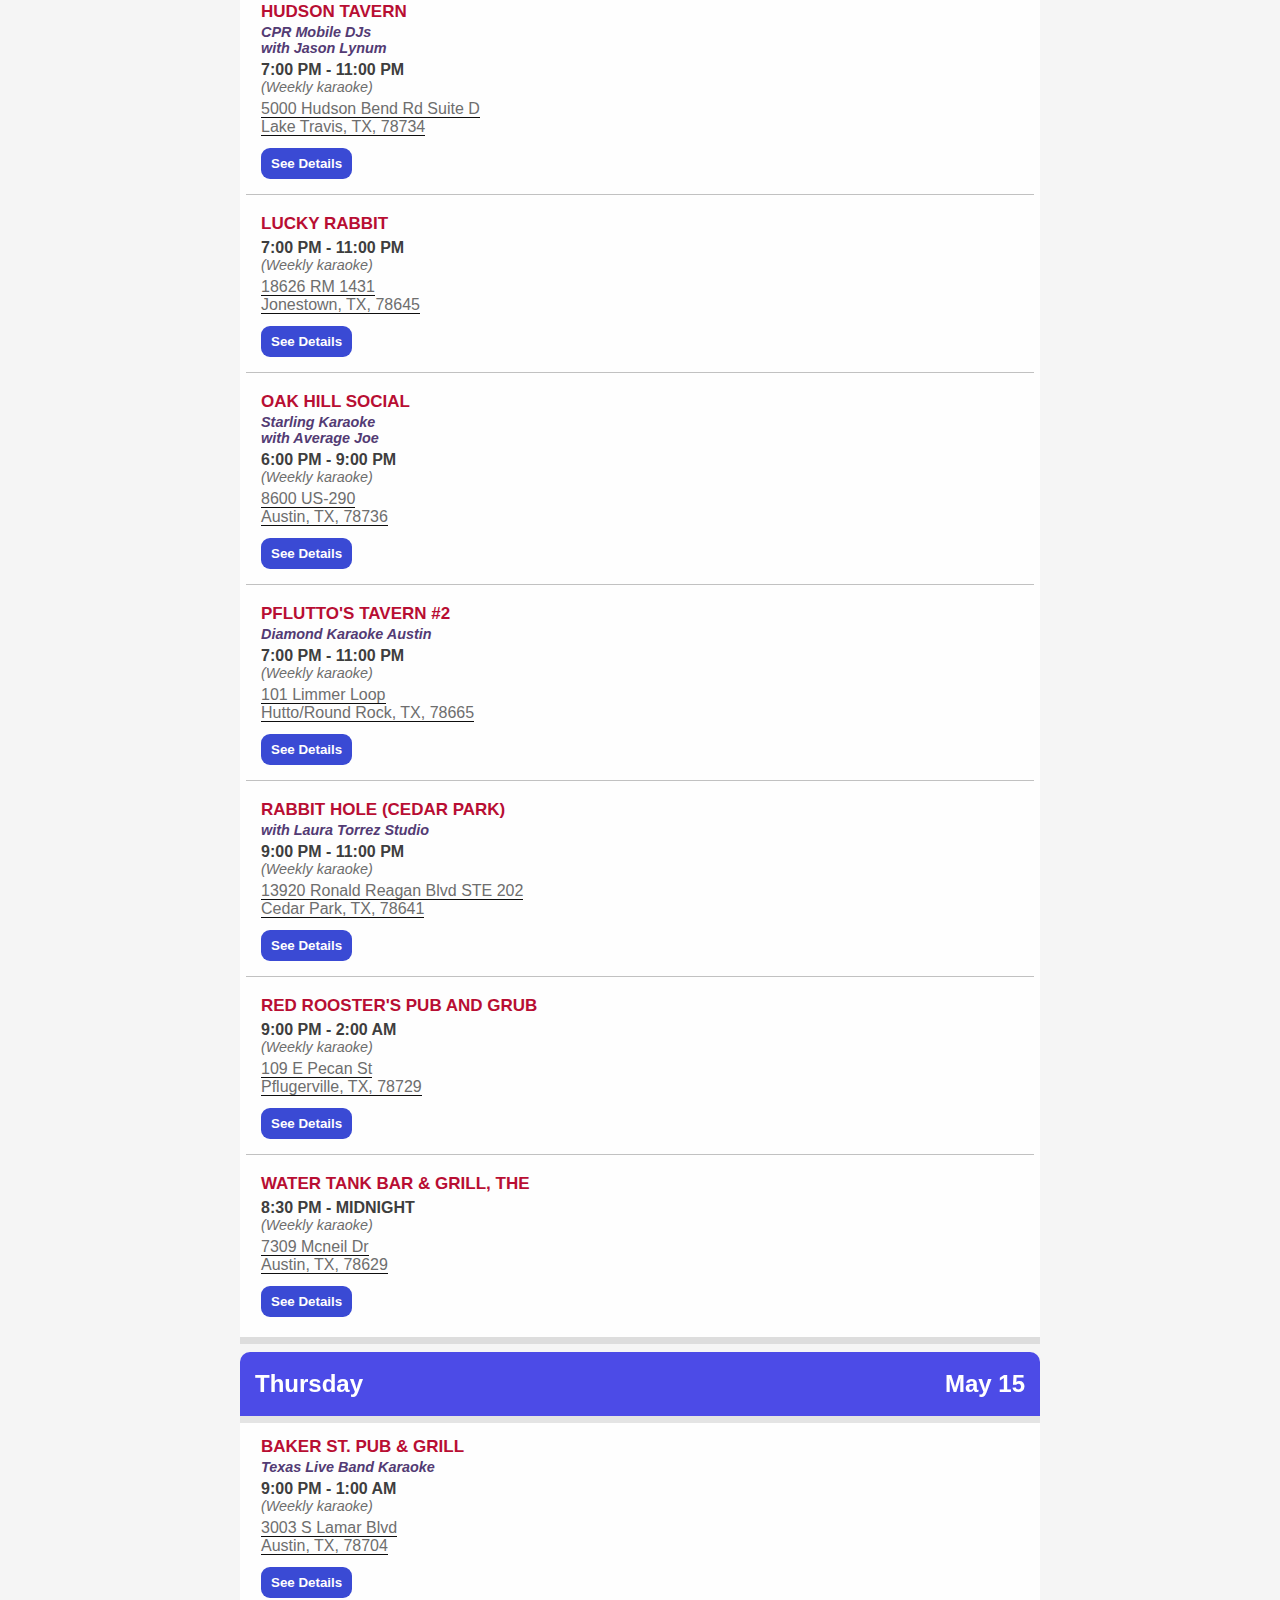
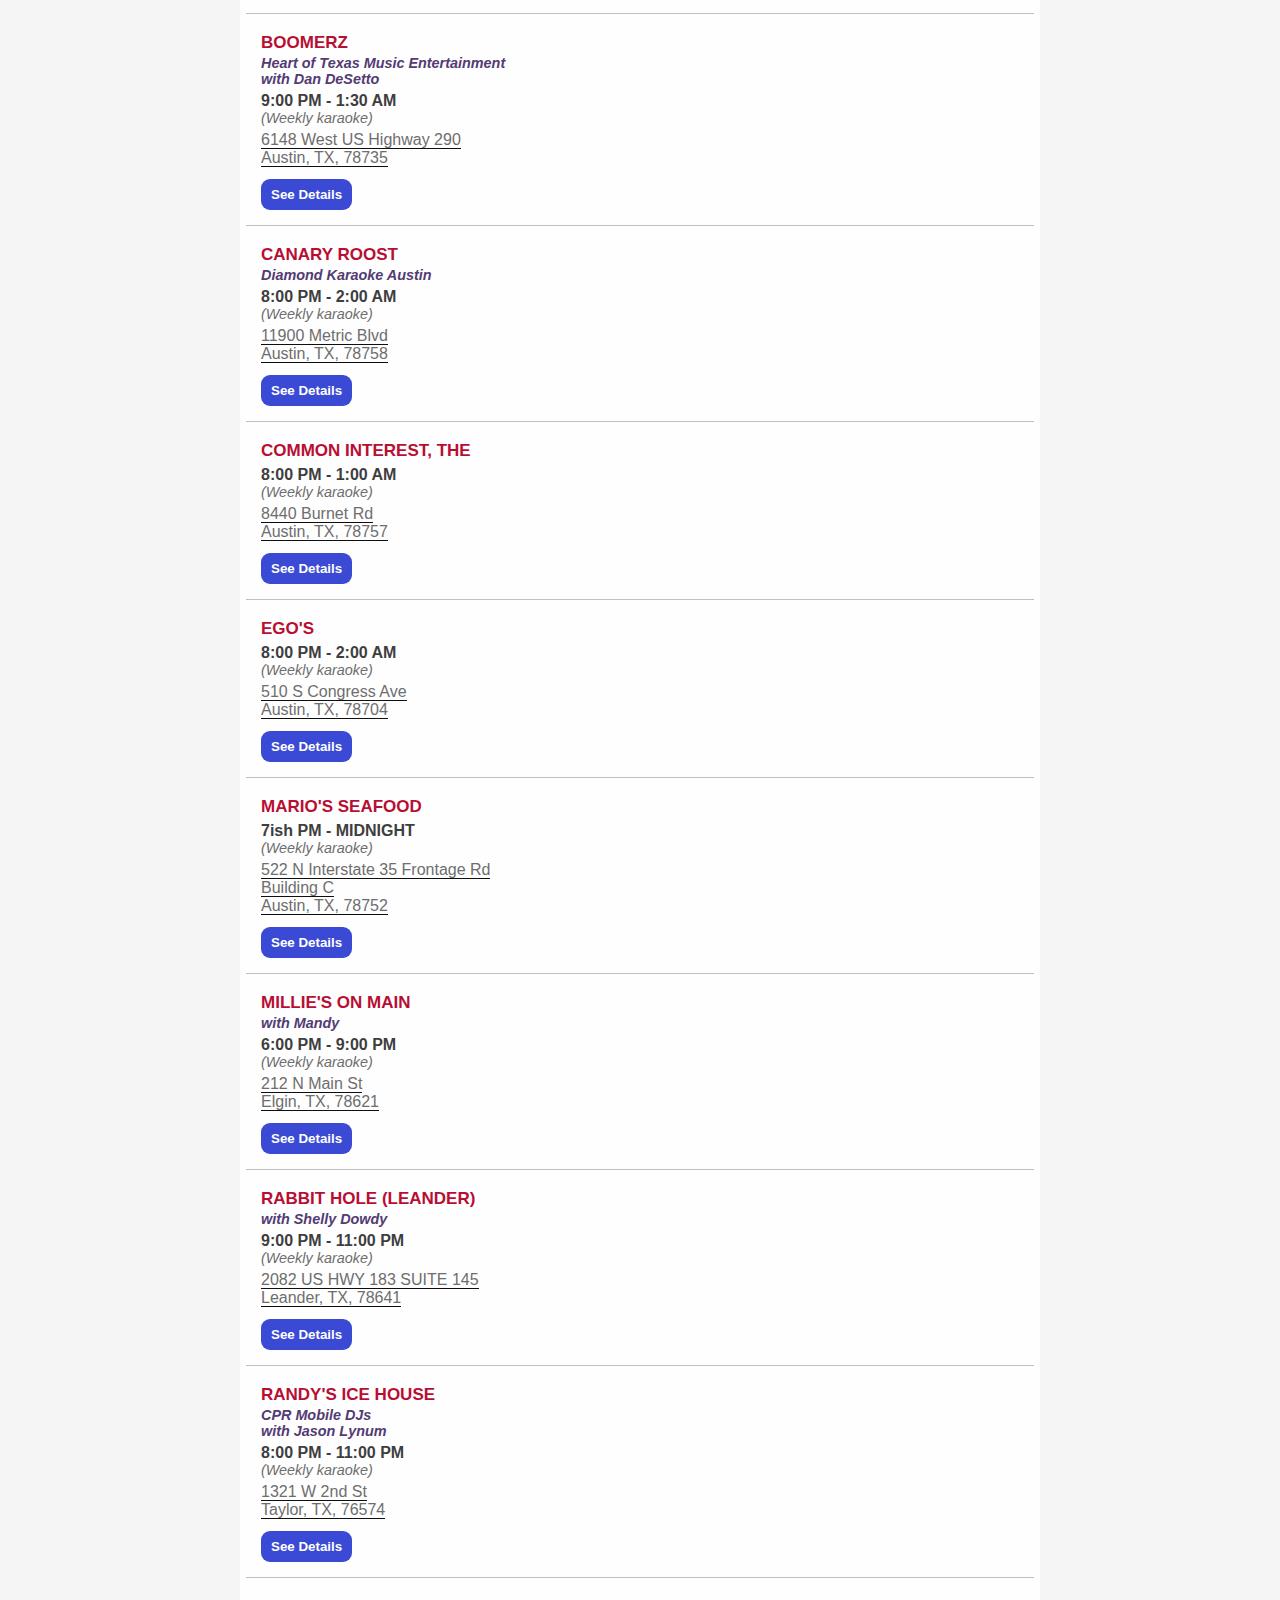
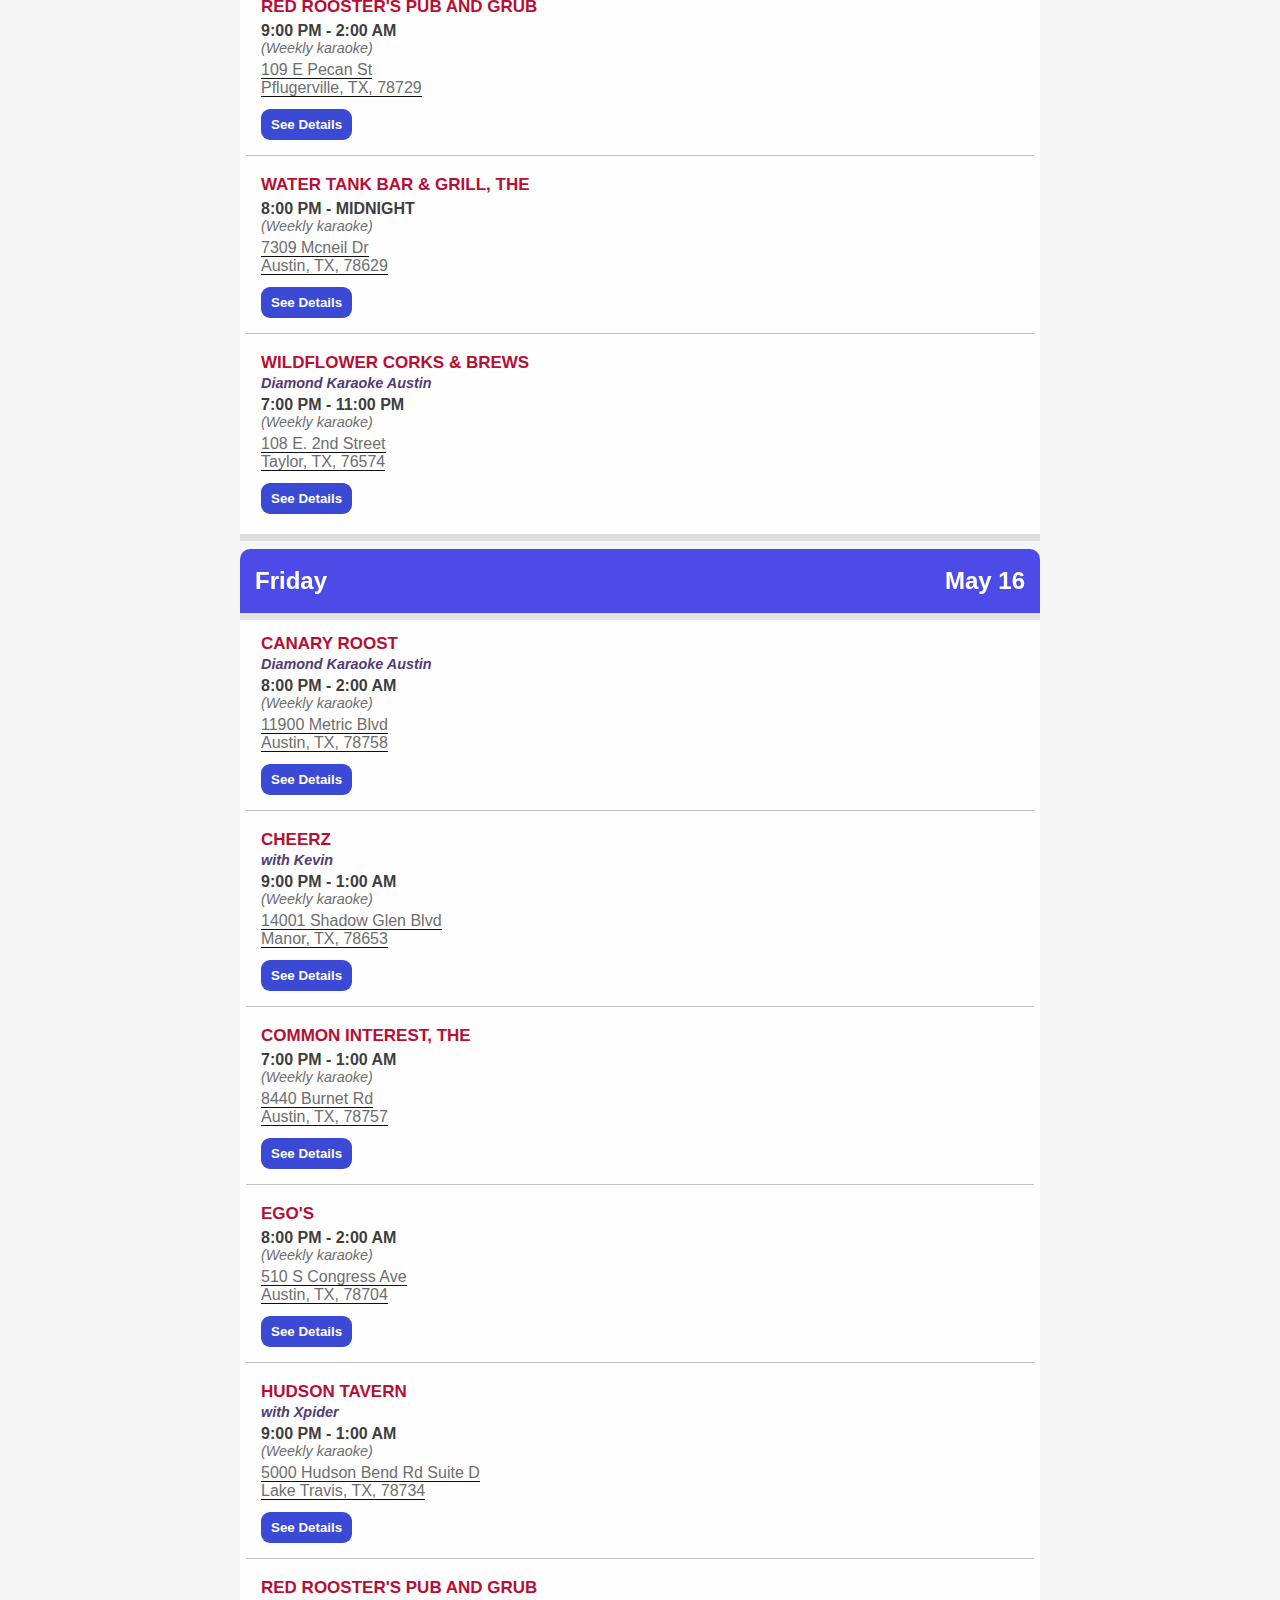
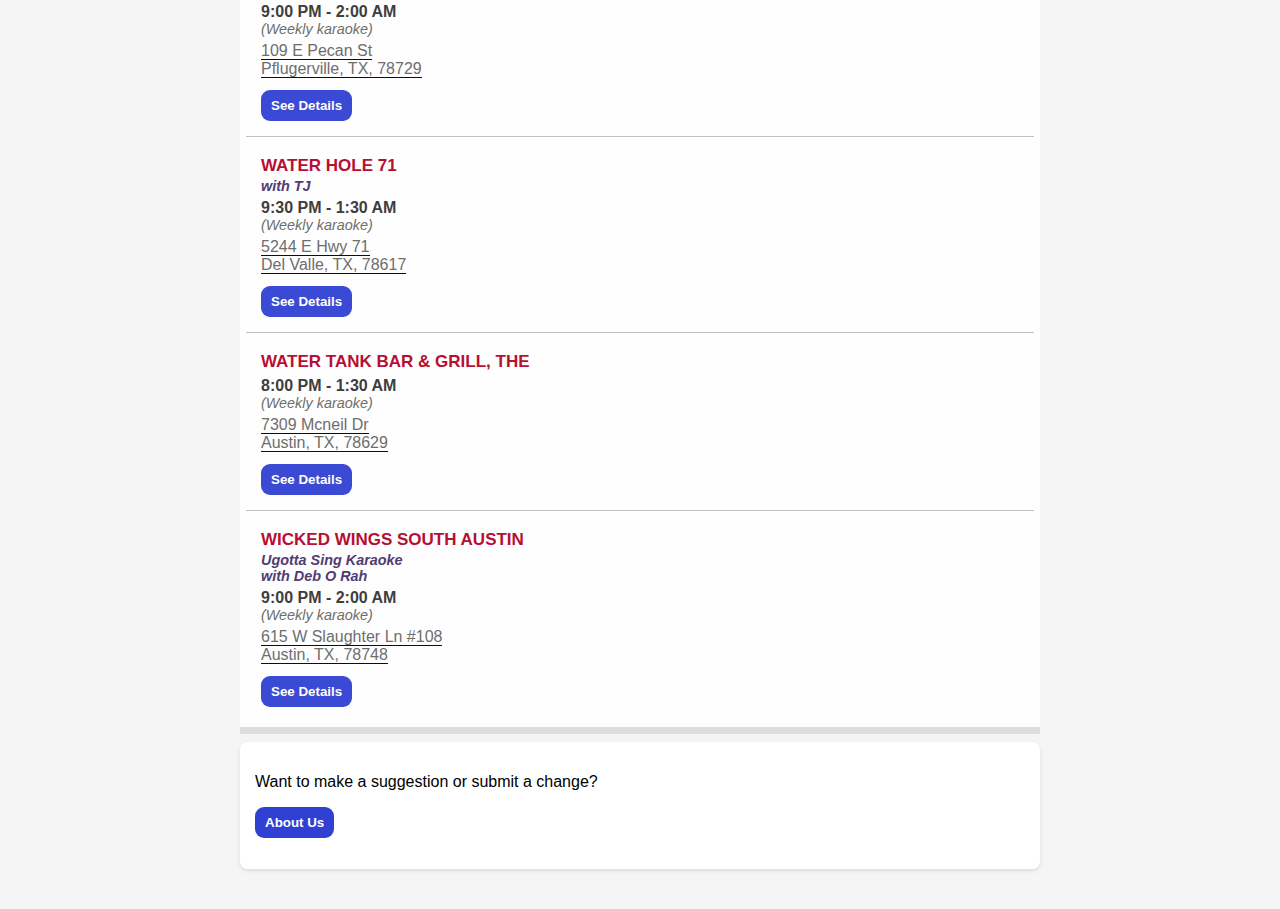
<file: karaokelinks.html>
<html lang="en"><head>
    <meta charset="UTF-8">
    <meta name="viewport" content="width=device-width, initial-scale=1.0">
    <title>Austin Karaoke Directory Links</title>
    <link rel="stylesheet" href="https://cdnjs.cloudflare.com/ajax/libs/font-awesome/6.4.0/css/all.min.css">
    <link rel="stylesheet" href="css/karaoke.css">
</head>
<body class="parallax">
    <div class="controls">
        <h1>Greater Austin Karaoke Directory Links</h1>
       
    </div>
    <div id="main-content">
        <div id="schedule-container">
        <div class="day-header">
            
        <span>Facebook Pages</span>

    
        </div>
        <div class="day-card">
            <div class="venue-list">
                
        <div class="venue-item">
            <div class="venue-name">Canary Roost</div>
            <div class="venue-kj">Diamond Karaoke Austin<br></div>
            <div class="venue-time">8:00 PM - 2:00 AM <span class="time-description"><br>(Weekly karaoke)</span></div>
            <div class="venue-address"><a href="https://www.google.com/maps/search/?api=1&amp;query=Canary%20Roost%2011900%20Metric%20Blvd%2C%20Austin%20TX%2078758" target="_blank" title="View on Google Maps">11900 Metric Blvd<br>Austin, TX, 78758</a></div>
            
        <button class="details-btn" onclick="showVenueDetails({&quot;VenueName&quot;:&quot;Canary Roost&quot;,&quot;Dedicated&quot;:true,&quot;Address&quot;:{&quot;Street&quot;:&quot;11900 Metric Blvd&quot;,&quot;City&quot;:&quot;Austin&quot;,&quot;State&quot;:&quot;TX&quot;,&quot;Zip&quot;:&quot;78758&quot;},&quot;KJ&quot;:{&quot;Host&quot;:&quot;&quot;,&quot;Company&quot;:&quot;Diamond Karaoke Austin&quot;},&quot;socials&quot;:{&quot;Facebook&quot;:&quot;https://www.facebook.com/canaryroostatx&quot;,&quot;Instagram&quot;:&quot;https://www.instagram.com/canaryroostatx/&quot;,&quot;Website&quot;:null,&quot;Bluesky&quot;:null},&quot;schedule&quot;:{&quot;weekly&quot;:{&quot;Sunday&quot;:&quot;8:00 PM - 2:00 AM&quot;,&quot;Monday&quot;:&quot;8:00 PM - 2:00 AM&quot;,&quot;Tuesday&quot;:&quot;8:00 PM - 2:00 AM&quot;,&quot;Wednesday&quot;:&quot;8:00 PM - 2:00 AM&quot;,&quot;Thursday&quot;:&quot;8:00 PM - 2:00 AM&quot;,&quot;Friday&quot;:&quot;8:00 PM - 2:00 AM&quot;,&quot;Saturday&quot;:&quot;8:00 PM - 2:00 AM&quot;},&quot;ordinal&quot;:[]},&quot;timeInfo&quot;:{&quot;time&quot;:&quot;8:00 PM - 2:00 AM&quot;,&quot;description&quot;:&quot;Weekly karaoke&quot;}})">
            See Details
        </button>
    
        </div>
    
        <div class="venue-item">
            <div class="venue-name">Cheerz</div>
            <div class="venue-kj"> with Kevin</div>
            <div class="venue-time">9:00 PM - 1:00 AM <span class="time-description"><br>(Weekly karaoke)</span></div>
            <div class="venue-address"><a href="https://www.google.com/maps/search/?api=1&amp;query=Cheerz%2014001%20Shadow%20Glen%20Blvd%2C%20Manor%20TX%2078653" target="_blank" title="View on Google Maps">14001 Shadow Glen Blvd<br>Manor, TX, 78653</a></div>
            
        <button class="details-btn" onclick="showVenueDetails({&quot;VenueName&quot;:&quot;Cheerz&quot;,&quot;Address&quot;:{&quot;Street&quot;:&quot;14001 Shadow Glen Blvd&quot;,&quot;City&quot;:&quot;Manor&quot;,&quot;State&quot;:&quot;TX&quot;,&quot;Zip&quot;:&quot;78653&quot;},&quot;KJ&quot;:{&quot;Host&quot;:&quot;Kevin&quot;,&quot;Company&quot;:&quot;&quot;},&quot;socials&quot;:{},&quot;schedule&quot;:{&quot;weekly&quot;:{&quot;Friday&quot;:&quot;9:00 PM - 1:00 AM&quot;,&quot;Saturday&quot;:&quot;9:00 PM - 1:00 AM&quot;},&quot;ordinal&quot;:[]},&quot;timeInfo&quot;:{&quot;time&quot;:&quot;9:00 PM - 1:00 AM&quot;,&quot;description&quot;:&quot;Weekly karaoke&quot;}})">
            See Details
        </button>
    
        </div>
    
        <div class="venue-item">
            <div class="venue-name">Common Interest, The</div>
            <div class="venue-kj"></div>
            <div class="venue-time">8:00 PM - 2:00 AM <span class="time-description"><br>(Weekly karaoke)</span></div>
            <div class="venue-address"><a href="https://www.google.com/maps/search/?api=1&amp;query=Common%20Interest%2C%20The%208440%20Burnet%20Rd%2C%20Austin%20TX%2078757" target="_blank" title="View on Google Maps">8440 Burnet Rd<br>Austin, TX, 78757</a></div>
            
        <button class="details-btn" onclick="showVenueDetails({&quot;VenueName&quot;:&quot;Common Interest, The&quot;,&quot;Dedicated&quot;:true,&quot;Address&quot;:{&quot;Street&quot;:&quot;8440 Burnet Rd&quot;,&quot;City&quot;:&quot;Austin&quot;,&quot;State&quot;:&quot;TX&quot;,&quot;Zip&quot;:&quot;78757&quot;},&quot;KJ&quot;:{&quot;Host&quot;:&quot;&quot;,&quot;Company&quot;:&quot;&quot;},&quot;socials&quot;:{&quot;Facebook&quot;:&quot;https://www.facebook.com/TheCommonInterest&quot;,&quot;Instagram&quot;:&quot;https://www.instagram.com/ciaustin/&quot;,&quot;Website&quot;:&quot;https://ciaustin.com&quot;,&quot;Bluesky&quot;:null},&quot;schedule&quot;:{&quot;weekly&quot;:{&quot;Sunday&quot;:&quot;8:00 PM - 2:00 AM&quot;,&quot;Monday&quot;:&quot;8:00 PM - 1:00 AM&quot;,&quot;Tuesday&quot;:&quot;8:00 PM - 1:00 AM&quot;,&quot;Wednesday&quot;:&quot;8:00 PM - 1:00 AM&quot;,&quot;Thursday&quot;:&quot;8:00 PM - 1:00 AM&quot;,&quot;Friday&quot;:&quot;7:00 PM - 1:00 AM&quot;,&quot;Saturday&quot;:&quot;8:00 PM - 2:00 AM&quot;},&quot;ordinal&quot;:[]},&quot;timeInfo&quot;:{&quot;time&quot;:&quot;8:00 PM - 2:00 AM&quot;,&quot;description&quot;:&quot;Weekly karaoke&quot;}})">
            See Details
        </button>
    
        </div>
    
        <div class="venue-item">
            <div class="venue-name">Ego's</div>
            <div class="venue-kj"></div>
            <div class="venue-time">8:00 PM - 2:00 AM <span class="time-description"><br>(Weekly karaoke)</span></div>
            <div class="venue-address"><a href="https://www.google.com/maps/search/?api=1&amp;query=Ego's%20510%20S%20Congress%20Ave%2C%20Austin%20TX%2078704" target="_blank" title="View on Google Maps">510 S Congress Ave<br>Austin, TX, 78704</a></div>
            
        <button class="details-btn" onclick="showVenueDetails({&quot;VenueName&quot;:&quot;Ego's&quot;,&quot;Dedicated&quot;:true,&quot;Address&quot;:{&quot;Street&quot;:&quot;510 S Congress Ave&quot;,&quot;City&quot;:&quot;Austin&quot;,&quot;State&quot;:&quot;TX&quot;,&quot;Zip&quot;:&quot;78704&quot;},&quot;KJ&quot;:{&quot;Host&quot;:&quot;&quot;,&quot;Company&quot;:&quot;&quot;},&quot;socials&quot;:{&quot;Facebook&quot;:&quot;https://www.facebook.com/Egos&quot;,&quot;Instagram&quot;:&quot;https://www.instagram.com/egosbaratx&quot;,&quot;Twitter&quot;:&quot;https://x.com/egos_bar&quot;,&quot;Website&quot;:null,&quot;Bluesky&quot;:null},&quot;schedule&quot;:{&quot;weekly&quot;:{&quot;Sunday&quot;:&quot;8:00 PM - 2:00 AM&quot;,&quot;Monday&quot;:&quot;8:00 PM - 2:00 AM&quot;,&quot;Tuesday&quot;:&quot;8:00 PM - 2:00 AM&quot;,&quot;Wednesday&quot;:&quot;8:00 PM - 2:00 AM&quot;,&quot;Thursday&quot;:&quot;8:00 PM - 2:00 AM&quot;,&quot;Friday&quot;:&quot;8:00 PM - 2:00 AM&quot;,&quot;Saturday&quot;:&quot;8:00 PM - 2:00 AM&quot;},&quot;ordinal&quot;:[]},&quot;timeInfo&quot;:{&quot;time&quot;:&quot;8:00 PM - 2:00 AM&quot;,&quot;description&quot;:&quot;Weekly karaoke&quot;}})">
            See Details
        </button>
    
        </div>
    
        <div class="venue-item">
            <div class="venue-name">Hard Count Kitchen &amp; Cocktails</div>
            <div class="venue-kj">Diamond Karaoke Austin<br></div>
            <div class="venue-time">9:00 PM - MIDNIGHT <span class="time-description"><br>(Weekly karaoke)</span></div>
            <div class="venue-address"><a href="https://www.google.com/maps/search/?api=1&amp;query=Hard%20Count%20Kitchen%20%26%20Cocktails%201500%20Rivery%20Blvd%20Suite%202105%2C%20Georgetown%20TX%2078628" target="_blank" title="View on Google Maps">1500 Rivery Blvd Suite 2105<br>Georgetown, TX, 78628</a></div>
            
        <button class="details-btn" onclick="showVenueDetails({&quot;VenueName&quot;:&quot;Hard Count Kitchen &amp; Cocktails&quot;,&quot;Address&quot;:{&quot;Street&quot;:&quot;1500 Rivery Blvd Suite 2105&quot;,&quot;City&quot;:&quot;Georgetown&quot;,&quot;State&quot;:&quot;TX&quot;,&quot;Zip&quot;:&quot;78628&quot;},&quot;KJ&quot;:{&quot;Host&quot;:&quot;&quot;,&quot;Company&quot;:&quot;Diamond Karaoke Austin&quot;},&quot;socials&quot;:{&quot;Facebook&quot;:&quot;https://www.facebook.com/hardcountgtown/?ref=page_internal&quot;,&quot;Instagram&quot;:&quot;https://www.instagram.com/hardcountgtown/&quot;,&quot;Website&quot;:&quot;https://hardcountgtown.com/&quot;},&quot;schedule&quot;:{&quot;weekly&quot;:{&quot;Saturday&quot;:&quot;9:00 PM - MIDNIGHT&quot;},&quot;ordinal&quot;:[]},&quot;timeInfo&quot;:{&quot;time&quot;:&quot;9:00 PM - MIDNIGHT&quot;,&quot;description&quot;:&quot;Weekly karaoke&quot;}})">
            See Details
        </button>
    
        </div>
    
        <div class="venue-item">
            <div class="venue-name">Hive, The</div>
            <div class="venue-kj"> with Andy Hartsock</div>
            <div class="venue-time">7:00 PM - 10:00 PM <span class="time-description"><br>(Second and Fourth Saturdays)</span></div>
            <div class="venue-address"><a href="https://www.google.com/maps/search/?api=1&amp;query=Hive%2C%20The%2010542%20Menchaca%20Road%2C%20Austin%20TX%2078748" target="_blank" title="View on Google Maps">10542 Menchaca Road<br>Austin, TX, 78748</a></div>
            
        <button class="details-btn" onclick="showVenueDetails({&quot;VenueName&quot;:&quot;Hive, The&quot;,&quot;Address&quot;:{&quot;Street&quot;:&quot;10542 Menchaca Road&quot;,&quot;City&quot;:&quot;Austin&quot;,&quot;State&quot;:&quot;TX&quot;,&quot;Zip&quot;:&quot;78748&quot;},&quot;KJ&quot;:{&quot;Host&quot;:&quot;Andy Hartsock&quot;,&quot;Company&quot;:&quot;&quot;},&quot;socials&quot;:{&quot;Facebook&quot;:&quot;https://www.facebook.com/hiveaustin/&quot;,&quot;Instagram&quot;:&quot;https://www.instagram.com/hiveaustin/&quot;,&quot;Website&quot;:&quot;https://www.hiveaustin.com/&quot;,&quot;Twitter&quot;:&quot;https://x.com/hiveaustin&quot;},&quot;schedule&quot;:{&quot;weekly&quot;:{},&quot;ordinal&quot;:[{&quot;day&quot;:[&quot;second&quot;,&quot;Saturday&quot;],&quot;time&quot;:&quot;7:00 PM - 10:00 PM&quot;,&quot;description&quot;:&quot;Second and Fourth Saturdays&quot;},{&quot;day&quot;:[&quot;fourth&quot;,&quot;Saturday&quot;],&quot;time&quot;:&quot;7:00 PM - 10:00 PM&quot;,&quot;description&quot;:&quot;Second and Fourth Saturdays&quot;}]},&quot;timeInfo&quot;:{&quot;time&quot;:&quot;7:00 PM - 10:00 PM&quot;,&quot;description&quot;:&quot;Second and Fourth Saturdays&quot;}})">
            See Details
        </button>
    
        </div>
    
        <div class="venue-item">
            <div class="venue-name">Lone Star Bar</div>
            <div class="venue-kj"> with Xpider</div>
            <div class="venue-time">9:00 PM - 1:00 AM <span class="time-description"><br>(Weekly karaoke)</span></div>
            <div class="venue-address"><a href="https://www.google.com/maps/search/?api=1&amp;query=Lone%20Star%20Bar%20403%20FM%20685%2C%20Pflugerville%20TX%2078660" target="_blank" title="View on Google Maps">403 FM 685<br>Pflugerville, TX, 78660</a></div>
            
        <button class="details-btn" onclick="showVenueDetails({&quot;VenueName&quot;:&quot;Lone Star Bar&quot;,&quot;Address&quot;:{&quot;Street&quot;:&quot;403 FM 685&quot;,&quot;City&quot;:&quot;Pflugerville&quot;,&quot;State&quot;:&quot;TX&quot;,&quot;Zip&quot;:&quot;78660&quot;},&quot;KJ&quot;:{&quot;Host&quot;:&quot;Xpider&quot;,&quot;Company&quot;:&quot;&quot;},&quot;socials&quot;:{&quot;Facebook&quot;:&quot;https://www.facebook.com/LoneStarBarPflugerville/&quot;,&quot;Instagram&quot;:null,&quot;Twitter&quot;:null,&quot;Website&quot;:&quot;https://lonestarbartexas.com/&quot;,&quot;Bluesky&quot;:null,&quot;Tiktok&quot;:null,&quot;Youtube&quot;:null},&quot;schedule&quot;:{&quot;weekly&quot;:{&quot;Saturday&quot;:&quot;9:00 PM - 1:00 AM&quot;},&quot;ordinal&quot;:[]},&quot;Dedicated&quot;:false,&quot;timeInfo&quot;:{&quot;time&quot;:&quot;9:00 PM - 1:00 AM&quot;,&quot;description&quot;:&quot;Weekly karaoke&quot;}})">
            See Details
        </button>
    
        </div>
    
        <div class="venue-item">
            <div class="venue-name">Randy's Ice House</div>
            <div class="venue-kj">CPR Mobile DJs<br> with Jason Lynum</div>
            <div class="venue-time">8:00 PM - 11:00 PM <span class="time-description"><br>(Weekly karaoke)</span></div>
            <div class="venue-address"><a href="https://www.google.com/maps/search/?api=1&amp;query=Randy's%20Ice%20House%201321%20W%202nd%20St%2C%20Taylor%20TX%2076574" target="_blank" title="View on Google Maps">1321 W 2nd St<br>Taylor, TX, 76574</a></div>
            
        <button class="details-btn" onclick="showVenueDetails({&quot;VenueName&quot;:&quot;Randy's Ice House&quot;,&quot;Dedicated&quot;:false,&quot;Address&quot;:{&quot;Street&quot;:&quot;1321 W 2nd St&quot;,&quot;City&quot;:&quot;Taylor&quot;,&quot;State&quot;:&quot;TX&quot;,&quot;Zip&quot;:&quot;76574&quot;},&quot;KJ&quot;:{&quot;Host&quot;:&quot;Jason Lynum&quot;,&quot;Company&quot;:&quot;CPR Mobile DJs&quot;,&quot;Website&quot;:&quot;https://cprmobiledjs.com/&quot;},&quot;socials&quot;:{&quot;Facebook&quot;:&quot;https://www.facebook.com/tayloricehouse&quot;,&quot;Instagram&quot;:null,&quot;Twitter&quot;:null,&quot;Website&quot;:&quot;http://www.tayloricehouse.com/&quot;,&quot;Bluesky&quot;:null,&quot;Tiktok&quot;:null,&quot;Youtube&quot;:null},&quot;schedule&quot;:{&quot;weekly&quot;:{&quot;Thursday&quot;:&quot;8:00 PM - 11:00 PM&quot;,&quot;Saturday&quot;:&quot;8:00 PM - 11:00 PM&quot;},&quot;ordinal&quot;:[]},&quot;timeInfo&quot;:{&quot;time&quot;:&quot;8:00 PM - 11:00 PM&quot;,&quot;description&quot;:&quot;Weekly karaoke&quot;}})">
            See Details
        </button>
    
        </div>
    
        <div class="venue-item">
            <div class="venue-name">Red Rooster's Pub and Grub</div>
            <div class="venue-kj"></div>
            <div class="venue-time">9:00 PM - 2:00 AM <span class="time-description"><br>(Weekly karaoke)</span></div>
            <div class="venue-address"><a href="https://www.google.com/maps/search/?api=1&amp;query=Red%20Rooster's%20Pub%20and%20Grub%20109%20E%20Pecan%20St%2C%20Pflugerville%20TX%2078729" target="_blank" title="View on Google Maps">109 E Pecan St<br>Pflugerville, TX, 78729</a></div>
            
        <button class="details-btn" onclick="showVenueDetails({&quot;VenueName&quot;:&quot;Red Rooster's Pub and Grub&quot;,&quot;Dedicated&quot;:true,&quot;Address&quot;:{&quot;Street&quot;:&quot;109 E Pecan St&quot;,&quot;City&quot;:&quot;Pflugerville&quot;,&quot;State&quot;:&quot;TX&quot;,&quot;Zip&quot;:&quot;78729&quot;},&quot;KJ&quot;:{&quot;Host&quot;:&quot;&quot;,&quot;Company&quot;:&quot;&quot;},&quot;socials&quot;:{&quot;Facebook&quot;:&quot;https://www.facebook.com/PartyPubAndGrub&quot;,&quot;Instagram&quot;:null,&quot;Website&quot;:&quot;https://www.roosteraustin.com/&quot;,&quot;Bluesky&quot;:null},&quot;schedule&quot;:{&quot;weekly&quot;:{&quot;Sunday&quot;:&quot;9:00 PM - 2:00 AM&quot;,&quot;Monday&quot;:&quot;9:00 PM - 2:00 AM&quot;,&quot;Tuesday&quot;:&quot;9:00 PM - 2:00 AM&quot;,&quot;Wednesday&quot;:&quot;9:00 PM - 2:00 AM&quot;,&quot;Thursday&quot;:&quot;9:00 PM - 2:00 AM&quot;,&quot;Friday&quot;:&quot;9:00 PM - 2:00 AM&quot;,&quot;Saturday&quot;:&quot;9:00 PM - 2:00 AM&quot;},&quot;ordinal&quot;:[]},&quot;timeInfo&quot;:{&quot;time&quot;:&quot;9:00 PM - 2:00 AM&quot;,&quot;description&quot;:&quot;Weekly karaoke&quot;}})">
            See Details
        </button>
    
        </div>
    
        <div class="venue-item">
            <div class="venue-name">Water Tank Bar &amp; Grill, The</div>
            <div class="venue-kj"></div>
            <div class="venue-time">9:00 PM - 2:00 AM <span class="time-description"><br>(Weekly karaoke)</span></div>
            <div class="venue-address"><a href="https://www.google.com/maps/search/?api=1&amp;query=Water%20Tank%20Bar%20%26%20Grill%2C%20The%207309%20Mcneil%20Dr%2C%20Austin%20TX%2078629" target="_blank" title="View on Google Maps">7309 Mcneil Dr<br>Austin, TX, 78629</a></div>
            
        <button class="details-btn" onclick="showVenueDetails({&quot;VenueName&quot;:&quot;Water Tank Bar &amp; Grill, The&quot;,&quot;Address&quot;:{&quot;Street&quot;:&quot;7309 Mcneil Dr&quot;,&quot;City&quot;:&quot;Austin&quot;,&quot;State&quot;:&quot;TX&quot;,&quot;Zip&quot;:&quot;78629&quot;},&quot;KJ&quot;:{&quot;Host&quot;:&quot;&quot;,&quot;Company&quot;:&quot;&quot;},&quot;socials&quot;:{&quot;Facebook&quot;:&quot;https://www.facebook.com/Thewatertankaustin&quot;,&quot;Instagram&quot;:&quot;https://www.instagram.com/the_water_tank/&quot;,&quot;Website&quot;:&quot;https://www.austinwatertank.com/&quot;,&quot;Bluesky&quot;:null},&quot;schedule&quot;:{&quot;weekly&quot;:{&quot;Sunday&quot;:&quot;5:30 PM - 9:00 PM&quot;,&quot;Wednesday&quot;:&quot;8:30 PM - MIDNIGHT&quot;,&quot;Thursday&quot;:&quot;8:00 PM - MIDNIGHT&quot;,&quot;Friday&quot;:&quot;8:00 PM - 1:30 AM&quot;,&quot;Saturday&quot;:&quot;9:00 PM - 2:00 AM&quot;},&quot;ordinal&quot;:[]},&quot;timeInfo&quot;:{&quot;time&quot;:&quot;9:00 PM - 2:00 AM&quot;,&quot;description&quot;:&quot;Weekly karaoke&quot;}})">
            See Details
        </button>
    
        </div>
    
            </div>
        </div>
    
        <div class="day-header ">
            
        <span>Sunday</span>
        <span class="date-number ">
            May 11
        </span>
    
        </div>
        <div class="day-card">
            <div class="venue-list">
                
        <div class="venue-item">
            <div class="venue-name">Buddy's Place</div>
            <div class="venue-kj"></div>
            <div class="venue-time">7:30 PM - 11:30 PM <span class="time-description"><br>(Weekly karaoke)</span></div>
            <div class="venue-address"><a href="https://www.google.com/maps/search/?api=1&amp;query=Buddy's%20Place%208619%20Burnet%20Road%2C%20Austin%20TX%2078757" target="_blank" title="View on Google Maps">8619 Burnet Road<br>Austin, TX, 78757</a></div>
            
        <button class="details-btn" onclick="showVenueDetails({&quot;VenueName&quot;:&quot;Buddy's Place&quot;,&quot;Address&quot;:{&quot;Street&quot;:&quot;8619 Burnet Road&quot;,&quot;City&quot;:&quot;Austin&quot;,&quot;State&quot;:&quot;TX&quot;,&quot;Zip&quot;:&quot;78757&quot;},&quot;KJ&quot;:{&quot;Host&quot;:&quot;&quot;,&quot;Company&quot;:&quot;&quot;},&quot;socials&quot;:{&quot;Website&quot;:&quot;https://buddysplaceatx.com/&quot;,&quot;Instagram&quot;:&quot;https://www.instagram.com/buddysplaceatx/&quot;},&quot;schedule&quot;:{&quot;weekly&quot;:{&quot;Sunday&quot;:&quot;7:30 PM - 11:30 PM&quot;},&quot;ordinal&quot;:[]},&quot;timeInfo&quot;:{&quot;time&quot;:&quot;7:30 PM - 11:30 PM&quot;,&quot;description&quot;:&quot;Weekly karaoke&quot;}})">
            See Details
        </button>
    
        </div>
    
        <div class="venue-item">
            <div class="venue-name">Canary Roost</div>
            <div class="venue-kj">Diamond Karaoke Austin<br></div>
            <div class="venue-time">8:00 PM - 2:00 AM <span class="time-description"><br>(Weekly karaoke)</span></div>
            <div class="venue-address"><a href="https://www.google.com/maps/search/?api=1&amp;query=Canary%20Roost%2011900%20Metric%20Blvd%2C%20Austin%20TX%2078758" target="_blank" title="View on Google Maps">11900 Metric Blvd<br>Austin, TX, 78758</a></div>
            
        <button class="details-btn" onclick="showVenueDetails({&quot;VenueName&quot;:&quot;Canary Roost&quot;,&quot;Dedicated&quot;:true,&quot;Address&quot;:{&quot;Street&quot;:&quot;11900 Metric Blvd&quot;,&quot;City&quot;:&quot;Austin&quot;,&quot;State&quot;:&quot;TX&quot;,&quot;Zip&quot;:&quot;78758&quot;},&quot;KJ&quot;:{&quot;Host&quot;:&quot;&quot;,&quot;Company&quot;:&quot;Diamond Karaoke Austin&quot;},&quot;socials&quot;:{&quot;Facebook&quot;:&quot;https://www.facebook.com/canaryroostatx&quot;,&quot;Instagram&quot;:&quot;https://www.instagram.com/canaryroostatx/&quot;,&quot;Website&quot;:null,&quot;Bluesky&quot;:null},&quot;schedule&quot;:{&quot;weekly&quot;:{&quot;Sunday&quot;:&quot;8:00 PM - 2:00 AM&quot;,&quot;Monday&quot;:&quot;8:00 PM - 2:00 AM&quot;,&quot;Tuesday&quot;:&quot;8:00 PM - 2:00 AM&quot;,&quot;Wednesday&quot;:&quot;8:00 PM - 2:00 AM&quot;,&quot;Thursday&quot;:&quot;8:00 PM - 2:00 AM&quot;,&quot;Friday&quot;:&quot;8:00 PM - 2:00 AM&quot;,&quot;Saturday&quot;:&quot;8:00 PM - 2:00 AM&quot;},&quot;ordinal&quot;:[]},&quot;timeInfo&quot;:{&quot;time&quot;:&quot;8:00 PM - 2:00 AM&quot;,&quot;description&quot;:&quot;Weekly karaoke&quot;}})">
            See Details
        </button>
    
        </div>
    
        <div class="venue-item">
            <div class="venue-name">Common Interest, The</div>
            <div class="venue-kj"></div>
            <div class="venue-time">8:00 PM - 2:00 AM <span class="time-description"><br>(Weekly karaoke)</span></div>
            <div class="venue-address"><a href="https://www.google.com/maps/search/?api=1&amp;query=Common%20Interest%2C%20The%208440%20Burnet%20Rd%2C%20Austin%20TX%2078757" target="_blank" title="View on Google Maps">8440 Burnet Rd<br>Austin, TX, 78757</a></div>
            
        <button class="details-btn" onclick="showVenueDetails({&quot;VenueName&quot;:&quot;Common Interest, The&quot;,&quot;Dedicated&quot;:true,&quot;Address&quot;:{&quot;Street&quot;:&quot;8440 Burnet Rd&quot;,&quot;City&quot;:&quot;Austin&quot;,&quot;State&quot;:&quot;TX&quot;,&quot;Zip&quot;:&quot;78757&quot;},&quot;KJ&quot;:{&quot;Host&quot;:&quot;&quot;,&quot;Company&quot;:&quot;&quot;},&quot;socials&quot;:{&quot;Facebook&quot;:&quot;https://www.facebook.com/TheCommonInterest&quot;,&quot;Instagram&quot;:&quot;https://www.instagram.com/ciaustin/&quot;,&quot;Website&quot;:&quot;https://ciaustin.com&quot;,&quot;Bluesky&quot;:null},&quot;schedule&quot;:{&quot;weekly&quot;:{&quot;Sunday&quot;:&quot;8:00 PM - 2:00 AM&quot;,&quot;Monday&quot;:&quot;8:00 PM - 1:00 AM&quot;,&quot;Tuesday&quot;:&quot;8:00 PM - 1:00 AM&quot;,&quot;Wednesday&quot;:&quot;8:00 PM - 1:00 AM&quot;,&quot;Thursday&quot;:&quot;8:00 PM - 1:00 AM&quot;,&quot;Friday&quot;:&quot;7:00 PM - 1:00 AM&quot;,&quot;Saturday&quot;:&quot;8:00 PM - 2:00 AM&quot;},&quot;ordinal&quot;:[]},&quot;timeInfo&quot;:{&quot;time&quot;:&quot;8:00 PM - 2:00 AM&quot;,&quot;description&quot;:&quot;Weekly karaoke&quot;}})">
            See Details
        </button>
    
        </div>
    
        <div class="venue-item">
            <div class="venue-name">Ego's</div>
            <div class="venue-kj"></div>
            <div class="venue-time">8:00 PM - 2:00 AM <span class="time-description"><br>(Weekly karaoke)</span></div>
            <div class="venue-address"><a href="https://www.google.com/maps/search/?api=1&amp;query=Ego's%20510%20S%20Congress%20Ave%2C%20Austin%20TX%2078704" target="_blank" title="View on Google Maps">510 S Congress Ave<br>Austin, TX, 78704</a></div>
            
        <button class="details-btn" onclick="showVenueDetails({&quot;VenueName&quot;:&quot;Ego's&quot;,&quot;Dedicated&quot;:true,&quot;Address&quot;:{&quot;Street&quot;:&quot;510 S Congress Ave&quot;,&quot;City&quot;:&quot;Austin&quot;,&quot;State&quot;:&quot;TX&quot;,&quot;Zip&quot;:&quot;78704&quot;},&quot;KJ&quot;:{&quot;Host&quot;:&quot;&quot;,&quot;Company&quot;:&quot;&quot;},&quot;socials&quot;:{&quot;Facebook&quot;:&quot;https://www.facebook.com/Egos&quot;,&quot;Instagram&quot;:&quot;https://www.instagram.com/egosbaratx&quot;,&quot;Twitter&quot;:&quot;https://x.com/egos_bar&quot;,&quot;Website&quot;:null,&quot;Bluesky&quot;:null},&quot;schedule&quot;:{&quot;weekly&quot;:{&quot;Sunday&quot;:&quot;8:00 PM - 2:00 AM&quot;,&quot;Monday&quot;:&quot;8:00 PM - 2:00 AM&quot;,&quot;Tuesday&quot;:&quot;8:00 PM - 2:00 AM&quot;,&quot;Wednesday&quot;:&quot;8:00 PM - 2:00 AM&quot;,&quot;Thursday&quot;:&quot;8:00 PM - 2:00 AM&quot;,&quot;Friday&quot;:&quot;8:00 PM - 2:00 AM&quot;,&quot;Saturday&quot;:&quot;8:00 PM - 2:00 AM&quot;},&quot;ordinal&quot;:[]},&quot;timeInfo&quot;:{&quot;time&quot;:&quot;8:00 PM - 2:00 AM&quot;,&quot;description&quot;:&quot;Weekly karaoke&quot;}})">
            See Details
        </button>
    
        </div>
    
        <div class="venue-item">
            <div class="venue-name">Gnar Bar</div>
            <div class="venue-kj"> with Xpider</div>
            <div class="venue-time">9:00 PM - Close <span class="time-description"><br>(Weekly karaoke)</span></div>
            <div class="venue-address"><a href="https://www.google.com/maps/search/?api=1&amp;query=Gnar%20Bar%20219%20E%206th%20Street%2C%20Austin%20TX%2078701" target="_blank" title="View on Google Maps">219 E 6th Street<br>Austin, TX, 78701</a></div>
            
        <button class="details-btn" onclick="showVenueDetails({&quot;VenueName&quot;:&quot;Gnar Bar&quot;,&quot;Address&quot;:{&quot;Street&quot;:&quot;219 E 6th Street&quot;,&quot;City&quot;:&quot;Austin&quot;,&quot;State&quot;:&quot;TX&quot;,&quot;Zip&quot;:&quot;78701&quot;},&quot;KJ&quot;:{&quot;Host&quot;:&quot;Xpider&quot;,&quot;Company&quot;:&quot;&quot;},&quot;socials&quot;:{&quot;Website&quot;:&quot;https://gnarbaratx.com/&quot;,&quot;Facebook&quot;:&quot;https://www.facebook.com/gnarbaratx/&quot;,&quot;Instagram&quot;:&quot;https://www.instagram.com/gnarbaratx/&quot;},&quot;schedule&quot;:{&quot;weekly&quot;:{&quot;Sunday&quot;:&quot;9:00 PM - Close&quot;},&quot;ordinal&quot;:[]},&quot;timeInfo&quot;:{&quot;time&quot;:&quot;9:00 PM - Close&quot;,&quot;description&quot;:&quot;Weekly karaoke&quot;}})">
            See Details
        </button>
    
        </div>
    
        <div class="venue-item">
            <div class="venue-name">Manchaca Springs Saloon</div>
            <div class="venue-kj"> with John Roberts</div>
            <div class="venue-time">7:00 PM - 11:00 PM <span class="time-description"><br>(Weekly karaoke)</span></div>
            <div class="venue-address"><a href="https://www.google.com/maps/search/?api=1&amp;query=Manchaca%20Springs%20Saloon%20737%20Farm%20to%20Market%201626%2C%20Manchaca%20TX%2078652" target="_blank" title="View on Google Maps">737 Farm to Market 1626<br>Manchaca, TX, 78652</a></div>
            
        <button class="details-btn" onclick="showVenueDetails({&quot;VenueName&quot;:&quot;Manchaca Springs Saloon&quot;,&quot;Dedicated&quot;:false,&quot;Address&quot;:{&quot;Street&quot;:&quot;737 Farm to Market 1626&quot;,&quot;City&quot;:&quot;Manchaca&quot;,&quot;State&quot;:&quot;TX&quot;,&quot;Zip&quot;:&quot;78652&quot;},&quot;KJ&quot;:{&quot;Host&quot;:&quot;John Roberts&quot;,&quot;Company&quot;:&quot;&quot;,&quot;Website&quot;:&quot;&quot;},&quot;socials&quot;:{&quot;Facebook&quot;:&quot;https://www.facebook.com/ManchacaSpringsSaloon&quot;,&quot;Instagram&quot;:&quot;https://www.instagram.com/manchaca_springs_saloon/&quot;,&quot;Twitter&quot;:null,&quot;Website&quot;:null,&quot;Bluesky&quot;:null,&quot;Tiktok&quot;:null,&quot;Youtube&quot;:null},&quot;schedule&quot;:{&quot;weekly&quot;:{&quot;Sunday&quot;:&quot;7:00 PM - 11:00 PM&quot;},&quot;ordinal&quot;:[]},&quot;timeInfo&quot;:{&quot;time&quot;:&quot;7:00 PM - 11:00 PM&quot;,&quot;description&quot;:&quot;Weekly karaoke&quot;}})">
            See Details
        </button>
    
        </div>
    
        <div class="venue-item">
            <div class="venue-name">Red Rooster's Pub and Grub</div>
            <div class="venue-kj"></div>
            <div class="venue-time">9:00 PM - 2:00 AM <span class="time-description"><br>(Weekly karaoke)</span></div>
            <div class="venue-address"><a href="https://www.google.com/maps/search/?api=1&amp;query=Red%20Rooster's%20Pub%20and%20Grub%20109%20E%20Pecan%20St%2C%20Pflugerville%20TX%2078729" target="_blank" title="View on Google Maps">109 E Pecan St<br>Pflugerville, TX, 78729</a></div>
            
        <button class="details-btn" onclick="showVenueDetails({&quot;VenueName&quot;:&quot;Red Rooster's Pub and Grub&quot;,&quot;Dedicated&quot;:true,&quot;Address&quot;:{&quot;Street&quot;:&quot;109 E Pecan St&quot;,&quot;City&quot;:&quot;Pflugerville&quot;,&quot;State&quot;:&quot;TX&quot;,&quot;Zip&quot;:&quot;78729&quot;},&quot;KJ&quot;:{&quot;Host&quot;:&quot;&quot;,&quot;Company&quot;:&quot;&quot;},&quot;socials&quot;:{&quot;Facebook&quot;:&quot;https://www.facebook.com/PartyPubAndGrub&quot;,&quot;Instagram&quot;:null,&quot;Website&quot;:&quot;https://www.roosteraustin.com/&quot;,&quot;Bluesky&quot;:null},&quot;schedule&quot;:{&quot;weekly&quot;:{&quot;Sunday&quot;:&quot;9:00 PM - 2:00 AM&quot;,&quot;Monday&quot;:&quot;9:00 PM - 2:00 AM&quot;,&quot;Tuesday&quot;:&quot;9:00 PM - 2:00 AM&quot;,&quot;Wednesday&quot;:&quot;9:00 PM - 2:00 AM&quot;,&quot;Thursday&quot;:&quot;9:00 PM - 2:00 AM&quot;,&quot;Friday&quot;:&quot;9:00 PM - 2:00 AM&quot;,&quot;Saturday&quot;:&quot;9:00 PM - 2:00 AM&quot;},&quot;ordinal&quot;:[]},&quot;timeInfo&quot;:{&quot;time&quot;:&quot;9:00 PM - 2:00 AM&quot;,&quot;description&quot;:&quot;Weekly karaoke&quot;}})">
            See Details
        </button>
    
        </div>
    
        <div class="venue-item">
            <div class="venue-name">Water Tank Bar &amp; Grill, The</div>
            <div class="venue-kj"></div>
            <div class="venue-time">5:30 PM - 9:00 PM <span class="time-description"><br>(Weekly karaoke)</span></div>
            <div class="venue-address"><a href="https://www.google.com/maps/search/?api=1&amp;query=Water%20Tank%20Bar%20%26%20Grill%2C%20The%207309%20Mcneil%20Dr%2C%20Austin%20TX%2078629" target="_blank" title="View on Google Maps">7309 Mcneil Dr<br>Austin, TX, 78629</a></div>
            
        <button class="details-btn" onclick="showVenueDetails({&quot;VenueName&quot;:&quot;Water Tank Bar &amp; Grill, The&quot;,&quot;Address&quot;:{&quot;Street&quot;:&quot;7309 Mcneil Dr&quot;,&quot;City&quot;:&quot;Austin&quot;,&quot;State&quot;:&quot;TX&quot;,&quot;Zip&quot;:&quot;78629&quot;},&quot;KJ&quot;:{&quot;Host&quot;:&quot;&quot;,&quot;Company&quot;:&quot;&quot;},&quot;socials&quot;:{&quot;Facebook&quot;:&quot;https://www.facebook.com/Thewatertankaustin&quot;,&quot;Instagram&quot;:&quot;https://www.instagram.com/the_water_tank/&quot;,&quot;Website&quot;:&quot;https://www.austinwatertank.com/&quot;,&quot;Bluesky&quot;:null},&quot;schedule&quot;:{&quot;weekly&quot;:{&quot;Sunday&quot;:&quot;5:30 PM - 9:00 PM&quot;,&quot;Wednesday&quot;:&quot;8:30 PM - MIDNIGHT&quot;,&quot;Thursday&quot;:&quot;8:00 PM - MIDNIGHT&quot;,&quot;Friday&quot;:&quot;8:00 PM - 1:30 AM&quot;,&quot;Saturday&quot;:&quot;9:00 PM - 2:00 AM&quot;},&quot;ordinal&quot;:[]},&quot;timeInfo&quot;:{&quot;time&quot;:&quot;5:30 PM - 9:00 PM&quot;,&quot;description&quot;:&quot;Weekly karaoke&quot;}})">
            See Details
        </button>
    
        </div>
    
        <div class="venue-item">
            <div class="venue-name">Wicked Wings South Austin</div>
            <div class="venue-kj">Ugotta Sing Karaoke<br> with Deb O Rah</div>
            <div class="venue-time">10:00 PM - 2:00 AM <span class="time-description"><br>(Weekly karaoke)</span></div>
            <div class="venue-address"><a href="https://www.google.com/maps/search/?api=1&amp;query=Wicked%20Wings%20South%20Austin%20615%20W%20Slaughter%20Ln%20%23108%2C%20Austin%20TX%2078748" target="_blank" title="View on Google Maps">615 W Slaughter Ln #108<br>Austin, TX, 78748</a></div>
            
        <button class="details-btn" onclick="showVenueDetails({&quot;VenueName&quot;:&quot;Wicked Wings South Austin&quot;,&quot;Address&quot;:{&quot;Street&quot;:&quot;615 W Slaughter Ln #108&quot;,&quot;City&quot;:&quot;Austin&quot;,&quot;State&quot;:&quot;TX&quot;,&quot;Zip&quot;:&quot;78748&quot;},&quot;KJ&quot;:{&quot;Host&quot;:&quot;Deb O Rah&quot;,&quot;Company&quot;:&quot;Ugotta Sing Karaoke&quot;},&quot;socials&quot;:{&quot;Facebook&quot;:&quot;https://www.facebook.com/p/Wicked-Wings-Slaughter-100063625898136/&quot;,&quot;Instagram&quot;:null,&quot;Website&quot;:null,&quot;Bluesky&quot;:null},&quot;schedule&quot;:{&quot;weekly&quot;:{&quot;Sunday&quot;:&quot;10:00 PM - 2:00 AM&quot;,&quot;Tuesday&quot;:&quot;10:00 PM - 2:00 AM&quot;,&quot;Friday&quot;:&quot;9:00 PM - 2:00 AM&quot;},&quot;ordinal&quot;:[]},&quot;timeInfo&quot;:{&quot;time&quot;:&quot;10:00 PM - 2:00 AM&quot;,&quot;description&quot;:&quot;Weekly karaoke&quot;}})">
            See Details
        </button>
    
        </div>
    
            </div>
        </div>
    
        <div class="day-header ">
            
        <span>Monday</span>
        <span class="date-number ">
            May 12
        </span>
    
        </div>
        <div class="day-card">
            <div class="venue-list">
                
        <div class="venue-item">
            <div class="venue-name">Canary Roost</div>
            <div class="venue-kj">Diamond Karaoke Austin<br></div>
            <div class="venue-time">8:00 PM - 2:00 AM <span class="time-description"><br>(Weekly karaoke)</span></div>
            <div class="venue-address"><a href="https://www.google.com/maps/search/?api=1&amp;query=Canary%20Roost%2011900%20Metric%20Blvd%2C%20Austin%20TX%2078758" target="_blank" title="View on Google Maps">11900 Metric Blvd<br>Austin, TX, 78758</a></div>
            
        <button class="details-btn" onclick="showVenueDetails({&quot;VenueName&quot;:&quot;Canary Roost&quot;,&quot;Dedicated&quot;:true,&quot;Address&quot;:{&quot;Street&quot;:&quot;11900 Metric Blvd&quot;,&quot;City&quot;:&quot;Austin&quot;,&quot;State&quot;:&quot;TX&quot;,&quot;Zip&quot;:&quot;78758&quot;},&quot;KJ&quot;:{&quot;Host&quot;:&quot;&quot;,&quot;Company&quot;:&quot;Diamond Karaoke Austin&quot;},&quot;socials&quot;:{&quot;Facebook&quot;:&quot;https://www.facebook.com/canaryroostatx&quot;,&quot;Instagram&quot;:&quot;https://www.instagram.com/canaryroostatx/&quot;,&quot;Website&quot;:null,&quot;Bluesky&quot;:null},&quot;schedule&quot;:{&quot;weekly&quot;:{&quot;Sunday&quot;:&quot;8:00 PM - 2:00 AM&quot;,&quot;Monday&quot;:&quot;8:00 PM - 2:00 AM&quot;,&quot;Tuesday&quot;:&quot;8:00 PM - 2:00 AM&quot;,&quot;Wednesday&quot;:&quot;8:00 PM - 2:00 AM&quot;,&quot;Thursday&quot;:&quot;8:00 PM - 2:00 AM&quot;,&quot;Friday&quot;:&quot;8:00 PM - 2:00 AM&quot;,&quot;Saturday&quot;:&quot;8:00 PM - 2:00 AM&quot;},&quot;ordinal&quot;:[]},&quot;timeInfo&quot;:{&quot;time&quot;:&quot;8:00 PM - 2:00 AM&quot;,&quot;description&quot;:&quot;Weekly karaoke&quot;}})">
            See Details
        </button>
    
        </div>
    
        <div class="venue-item">
            <div class="venue-name">Common Interest, The</div>
            <div class="venue-kj"></div>
            <div class="venue-time">8:00 PM - 1:00 AM <span class="time-description"><br>(Weekly karaoke)</span></div>
            <div class="venue-address"><a href="https://www.google.com/maps/search/?api=1&amp;query=Common%20Interest%2C%20The%208440%20Burnet%20Rd%2C%20Austin%20TX%2078757" target="_blank" title="View on Google Maps">8440 Burnet Rd<br>Austin, TX, 78757</a></div>
            
        <button class="details-btn" onclick="showVenueDetails({&quot;VenueName&quot;:&quot;Common Interest, The&quot;,&quot;Dedicated&quot;:true,&quot;Address&quot;:{&quot;Street&quot;:&quot;8440 Burnet Rd&quot;,&quot;City&quot;:&quot;Austin&quot;,&quot;State&quot;:&quot;TX&quot;,&quot;Zip&quot;:&quot;78757&quot;},&quot;KJ&quot;:{&quot;Host&quot;:&quot;&quot;,&quot;Company&quot;:&quot;&quot;},&quot;socials&quot;:{&quot;Facebook&quot;:&quot;https://www.facebook.com/TheCommonInterest&quot;,&quot;Instagram&quot;:&quot;https://www.instagram.com/ciaustin/&quot;,&quot;Website&quot;:&quot;https://ciaustin.com&quot;,&quot;Bluesky&quot;:null},&quot;schedule&quot;:{&quot;weekly&quot;:{&quot;Sunday&quot;:&quot;8:00 PM - 2:00 AM&quot;,&quot;Monday&quot;:&quot;8:00 PM - 1:00 AM&quot;,&quot;Tuesday&quot;:&quot;8:00 PM - 1:00 AM&quot;,&quot;Wednesday&quot;:&quot;8:00 PM - 1:00 AM&quot;,&quot;Thursday&quot;:&quot;8:00 PM - 1:00 AM&quot;,&quot;Friday&quot;:&quot;7:00 PM - 1:00 AM&quot;,&quot;Saturday&quot;:&quot;8:00 PM - 2:00 AM&quot;},&quot;ordinal&quot;:[]},&quot;timeInfo&quot;:{&quot;time&quot;:&quot;8:00 PM - 1:00 AM&quot;,&quot;description&quot;:&quot;Weekly karaoke&quot;}})">
            See Details
        </button>
    
        </div>
    
        <div class="venue-item">
            <div class="venue-name">Ego's</div>
            <div class="venue-kj"></div>
            <div class="venue-time">8:00 PM - 2:00 AM <span class="time-description"><br>(Weekly karaoke)</span></div>
            <div class="venue-address"><a href="https://www.google.com/maps/search/?api=1&amp;query=Ego's%20510%20S%20Congress%20Ave%2C%20Austin%20TX%2078704" target="_blank" title="View on Google Maps">510 S Congress Ave<br>Austin, TX, 78704</a></div>
            
        <button class="details-btn" onclick="showVenueDetails({&quot;VenueName&quot;:&quot;Ego's&quot;,&quot;Dedicated&quot;:true,&quot;Address&quot;:{&quot;Street&quot;:&quot;510 S Congress Ave&quot;,&quot;City&quot;:&quot;Austin&quot;,&quot;State&quot;:&quot;TX&quot;,&quot;Zip&quot;:&quot;78704&quot;},&quot;KJ&quot;:{&quot;Host&quot;:&quot;&quot;,&quot;Company&quot;:&quot;&quot;},&quot;socials&quot;:{&quot;Facebook&quot;:&quot;https://www.facebook.com/Egos&quot;,&quot;Instagram&quot;:&quot;https://www.instagram.com/egosbaratx&quot;,&quot;Twitter&quot;:&quot;https://x.com/egos_bar&quot;,&quot;Website&quot;:null,&quot;Bluesky&quot;:null},&quot;schedule&quot;:{&quot;weekly&quot;:{&quot;Sunday&quot;:&quot;8:00 PM - 2:00 AM&quot;,&quot;Monday&quot;:&quot;8:00 PM - 2:00 AM&quot;,&quot;Tuesday&quot;:&quot;8:00 PM - 2:00 AM&quot;,&quot;Wednesday&quot;:&quot;8:00 PM - 2:00 AM&quot;,&quot;Thursday&quot;:&quot;8:00 PM - 2:00 AM&quot;,&quot;Friday&quot;:&quot;8:00 PM - 2:00 AM&quot;,&quot;Saturday&quot;:&quot;8:00 PM - 2:00 AM&quot;},&quot;ordinal&quot;:[]},&quot;timeInfo&quot;:{&quot;time&quot;:&quot;8:00 PM - 2:00 AM&quot;,&quot;description&quot;:&quot;Weekly karaoke&quot;}})">
            See Details
        </button>
    
        </div>
    
        <div class="venue-item">
            <div class="venue-name">Red Rooster's Pub and Grub</div>
            <div class="venue-kj"></div>
            <div class="venue-time">9:00 PM - 2:00 AM <span class="time-description"><br>(Weekly karaoke)</span></div>
            <div class="venue-address"><a href="https://www.google.com/maps/search/?api=1&amp;query=Red%20Rooster's%20Pub%20and%20Grub%20109%20E%20Pecan%20St%2C%20Pflugerville%20TX%2078729" target="_blank" title="View on Google Maps">109 E Pecan St<br>Pflugerville, TX, 78729</a></div>
            
        <button class="details-btn" onclick="showVenueDetails({&quot;VenueName&quot;:&quot;Red Rooster's Pub and Grub&quot;,&quot;Dedicated&quot;:true,&quot;Address&quot;:{&quot;Street&quot;:&quot;109 E Pecan St&quot;,&quot;City&quot;:&quot;Pflugerville&quot;,&quot;State&quot;:&quot;TX&quot;,&quot;Zip&quot;:&quot;78729&quot;},&quot;KJ&quot;:{&quot;Host&quot;:&quot;&quot;,&quot;Company&quot;:&quot;&quot;},&quot;socials&quot;:{&quot;Facebook&quot;:&quot;https://www.facebook.com/PartyPubAndGrub&quot;,&quot;Instagram&quot;:null,&quot;Website&quot;:&quot;https://www.roosteraustin.com/&quot;,&quot;Bluesky&quot;:null},&quot;schedule&quot;:{&quot;weekly&quot;:{&quot;Sunday&quot;:&quot;9:00 PM - 2:00 AM&quot;,&quot;Monday&quot;:&quot;9:00 PM - 2:00 AM&quot;,&quot;Tuesday&quot;:&quot;9:00 PM - 2:00 AM&quot;,&quot;Wednesday&quot;:&quot;9:00 PM - 2:00 AM&quot;,&quot;Thursday&quot;:&quot;9:00 PM - 2:00 AM&quot;,&quot;Friday&quot;:&quot;9:00 PM - 2:00 AM&quot;,&quot;Saturday&quot;:&quot;9:00 PM - 2:00 AM&quot;},&quot;ordinal&quot;:[]},&quot;timeInfo&quot;:{&quot;time&quot;:&quot;9:00 PM - 2:00 AM&quot;,&quot;description&quot;:&quot;Weekly karaoke&quot;}})">
            See Details
        </button>
    
        </div>
    
        <div class="venue-item">
            <div class="venue-name">Round Rock Tavern</div>
            <div class="venue-kj"> with Marshall Joshua</div>
            <div class="venue-time">9:00 PM - 1:00 AM <span class="time-description"><br>(Weekly karaoke)</span></div>
            <div class="venue-address"><a href="https://www.google.com/maps/search/?api=1&amp;query=Round%20Rock%20Tavern%20113%20West%20Main%20Street%2C%20Round%20Rock%20TX%2078664" target="_blank" title="View on Google Maps">113 West Main Street<br>Round Rock, TX, 78664</a></div>
            
        <button class="details-btn" onclick="showVenueDetails({&quot;VenueName&quot;:&quot;Round Rock Tavern&quot;,&quot;Address&quot;:{&quot;Street&quot;:&quot;113 West Main Street&quot;,&quot;City&quot;:&quot;Round Rock&quot;,&quot;State&quot;:&quot;TX&quot;,&quot;Zip&quot;:&quot;78664&quot;},&quot;KJ&quot;:{&quot;Host&quot;:&quot;Marshall Joshua&quot;,&quot;Company&quot;:&quot;&quot;},&quot;socials&quot;:{&quot;Facebook&quot;:&quot;https://www.facebook.com/RoundRockTavern/&quot;,&quot;Instagram&quot;:&quot;https://www.instagram.com/roundrocktavern&quot;,&quot;Website&quot;:&quot;https://www.roundrocktavern.com/&quot;,&quot;Bluesky&quot;:null},&quot;schedule&quot;:{&quot;weekly&quot;:{&quot;Monday&quot;:&quot;9:00 PM - 1:00 AM&quot;,&quot;Tuesday&quot;:&quot;9:00 PM - 1:00 AM&quot;},&quot;ordinal&quot;:[]},&quot;timeInfo&quot;:{&quot;time&quot;:&quot;9:00 PM - 1:00 AM&quot;,&quot;description&quot;:&quot;Weekly karaoke&quot;}})">
            See Details
        </button>
    
        </div>
    
            </div>
        </div>
    
        <div class="day-header ">
            
        <span>Tuesday</span>
        <span class="date-number ">
            May 13
        </span>
    
        </div>
        <div class="day-card">
            <div class="venue-list">
                
        <div class="venue-item">
            <div class="venue-name">Canary Roost</div>
            <div class="venue-kj">Diamond Karaoke Austin<br></div>
            <div class="venue-time">8:00 PM - 2:00 AM <span class="time-description"><br>(Weekly karaoke)</span></div>
            <div class="venue-address"><a href="https://www.google.com/maps/search/?api=1&amp;query=Canary%20Roost%2011900%20Metric%20Blvd%2C%20Austin%20TX%2078758" target="_blank" title="View on Google Maps">11900 Metric Blvd<br>Austin, TX, 78758</a></div>
            
        <button class="details-btn" onclick="showVenueDetails({&quot;VenueName&quot;:&quot;Canary Roost&quot;,&quot;Dedicated&quot;:true,&quot;Address&quot;:{&quot;Street&quot;:&quot;11900 Metric Blvd&quot;,&quot;City&quot;:&quot;Austin&quot;,&quot;State&quot;:&quot;TX&quot;,&quot;Zip&quot;:&quot;78758&quot;},&quot;KJ&quot;:{&quot;Host&quot;:&quot;&quot;,&quot;Company&quot;:&quot;Diamond Karaoke Austin&quot;},&quot;socials&quot;:{&quot;Facebook&quot;:&quot;https://www.facebook.com/canaryroostatx&quot;,&quot;Instagram&quot;:&quot;https://www.instagram.com/canaryroostatx/&quot;,&quot;Website&quot;:null,&quot;Bluesky&quot;:null},&quot;schedule&quot;:{&quot;weekly&quot;:{&quot;Sunday&quot;:&quot;8:00 PM - 2:00 AM&quot;,&quot;Monday&quot;:&quot;8:00 PM - 2:00 AM&quot;,&quot;Tuesday&quot;:&quot;8:00 PM - 2:00 AM&quot;,&quot;Wednesday&quot;:&quot;8:00 PM - 2:00 AM&quot;,&quot;Thursday&quot;:&quot;8:00 PM - 2:00 AM&quot;,&quot;Friday&quot;:&quot;8:00 PM - 2:00 AM&quot;,&quot;Saturday&quot;:&quot;8:00 PM - 2:00 AM&quot;},&quot;ordinal&quot;:[]},&quot;timeInfo&quot;:{&quot;time&quot;:&quot;8:00 PM - 2:00 AM&quot;,&quot;description&quot;:&quot;Weekly karaoke&quot;}})">
            See Details
        </button>
    
        </div>
    
        <div class="venue-item">
            <div class="venue-name">Common Interest, The</div>
            <div class="venue-kj"></div>
            <div class="venue-time">8:00 PM - 1:00 AM <span class="time-description"><br>(Weekly karaoke)</span></div>
            <div class="venue-address"><a href="https://www.google.com/maps/search/?api=1&amp;query=Common%20Interest%2C%20The%208440%20Burnet%20Rd%2C%20Austin%20TX%2078757" target="_blank" title="View on Google Maps">8440 Burnet Rd<br>Austin, TX, 78757</a></div>
            
        <button class="details-btn" onclick="showVenueDetails({&quot;VenueName&quot;:&quot;Common Interest, The&quot;,&quot;Dedicated&quot;:true,&quot;Address&quot;:{&quot;Street&quot;:&quot;8440 Burnet Rd&quot;,&quot;City&quot;:&quot;Austin&quot;,&quot;State&quot;:&quot;TX&quot;,&quot;Zip&quot;:&quot;78757&quot;},&quot;KJ&quot;:{&quot;Host&quot;:&quot;&quot;,&quot;Company&quot;:&quot;&quot;},&quot;socials&quot;:{&quot;Facebook&quot;:&quot;https://www.facebook.com/TheCommonInterest&quot;,&quot;Instagram&quot;:&quot;https://www.instagram.com/ciaustin/&quot;,&quot;Website&quot;:&quot;https://ciaustin.com&quot;,&quot;Bluesky&quot;:null},&quot;schedule&quot;:{&quot;weekly&quot;:{&quot;Sunday&quot;:&quot;8:00 PM - 2:00 AM&quot;,&quot;Monday&quot;:&quot;8:00 PM - 1:00 AM&quot;,&quot;Tuesday&quot;:&quot;8:00 PM - 1:00 AM&quot;,&quot;Wednesday&quot;:&quot;8:00 PM - 1:00 AM&quot;,&quot;Thursday&quot;:&quot;8:00 PM - 1:00 AM&quot;,&quot;Friday&quot;:&quot;7:00 PM - 1:00 AM&quot;,&quot;Saturday&quot;:&quot;8:00 PM - 2:00 AM&quot;},&quot;ordinal&quot;:[]},&quot;timeInfo&quot;:{&quot;time&quot;:&quot;8:00 PM - 1:00 AM&quot;,&quot;description&quot;:&quot;Weekly karaoke&quot;}})">
            See Details
        </button>
    
        </div>
    
        <div class="venue-item">
            <div class="venue-name">Ego's</div>
            <div class="venue-kj"></div>
            <div class="venue-time">8:00 PM - 2:00 AM <span class="time-description"><br>(Weekly karaoke)</span></div>
            <div class="venue-address"><a href="https://www.google.com/maps/search/?api=1&amp;query=Ego's%20510%20S%20Congress%20Ave%2C%20Austin%20TX%2078704" target="_blank" title="View on Google Maps">510 S Congress Ave<br>Austin, TX, 78704</a></div>
            
        <button class="details-btn" onclick="showVenueDetails({&quot;VenueName&quot;:&quot;Ego's&quot;,&quot;Dedicated&quot;:true,&quot;Address&quot;:{&quot;Street&quot;:&quot;510 S Congress Ave&quot;,&quot;City&quot;:&quot;Austin&quot;,&quot;State&quot;:&quot;TX&quot;,&quot;Zip&quot;:&quot;78704&quot;},&quot;KJ&quot;:{&quot;Host&quot;:&quot;&quot;,&quot;Company&quot;:&quot;&quot;},&quot;socials&quot;:{&quot;Facebook&quot;:&quot;https://www.facebook.com/Egos&quot;,&quot;Instagram&quot;:&quot;https://www.instagram.com/egosbaratx&quot;,&quot;Twitter&quot;:&quot;https://x.com/egos_bar&quot;,&quot;Website&quot;:null,&quot;Bluesky&quot;:null},&quot;schedule&quot;:{&quot;weekly&quot;:{&quot;Sunday&quot;:&quot;8:00 PM - 2:00 AM&quot;,&quot;Monday&quot;:&quot;8:00 PM - 2:00 AM&quot;,&quot;Tuesday&quot;:&quot;8:00 PM - 2:00 AM&quot;,&quot;Wednesday&quot;:&quot;8:00 PM - 2:00 AM&quot;,&quot;Thursday&quot;:&quot;8:00 PM - 2:00 AM&quot;,&quot;Friday&quot;:&quot;8:00 PM - 2:00 AM&quot;,&quot;Saturday&quot;:&quot;8:00 PM - 2:00 AM&quot;},&quot;ordinal&quot;:[]},&quot;timeInfo&quot;:{&quot;time&quot;:&quot;8:00 PM - 2:00 AM&quot;,&quot;description&quot;:&quot;Weekly karaoke&quot;}})">
            See Details
        </button>
    
        </div>
    
        <div class="venue-item">
            <div class="venue-name">Firewater Sports Bar</div>
            <div class="venue-kj"></div>
            <div class="venue-time">8:00 PM - 11:00 PM <span class="time-description"><br>(Weekly karaoke)</span></div>
            <div class="venue-address"><a href="https://www.google.com/maps/search/?api=1&amp;query=Firewater%20Sports%20Bar%2013010%20W%20Parmer%20Ln%20STE%20300%2C%20Cedar%20Park%20TX%2078613" target="_blank" title="View on Google Maps">13010 W Parmer Ln STE 300<br>Cedar Park, TX, 78613</a></div>
            
        <button class="details-btn" onclick="showVenueDetails({&quot;VenueName&quot;:&quot;Firewater Sports Bar&quot;,&quot;Address&quot;:{&quot;Street&quot;:&quot;13010 W Parmer Ln STE 300&quot;,&quot;City&quot;:&quot;Cedar Park&quot;,&quot;State&quot;:&quot;TX&quot;,&quot;Zip&quot;:&quot;78613&quot;},&quot;KJ&quot;:{&quot;Host&quot;:&quot;&quot;,&quot;Company&quot;:&quot;&quot;},&quot;socials&quot;:{&quot;Instagram&quot;:&quot;https://www.instagram.com/firewaterbarcafe&quot;,&quot;Website&quot;:&quot;https://firewatersportsbar.com/&quot;},&quot;schedule&quot;:{&quot;weekly&quot;:{&quot;Tuesday&quot;:&quot;8:00 PM - 11:00 PM&quot;},&quot;ordinal&quot;:[]},&quot;timeInfo&quot;:{&quot;time&quot;:&quot;8:00 PM - 11:00 PM&quot;,&quot;description&quot;:&quot;Weekly karaoke&quot;}})">
            See Details
        </button>
    
        </div>
    
        <div class="venue-item">
            <div class="venue-name">Red Rooster's Pub and Grub</div>
            <div class="venue-kj"></div>
            <div class="venue-time">9:00 PM - 2:00 AM <span class="time-description"><br>(Weekly karaoke)</span></div>
            <div class="venue-address"><a href="https://www.google.com/maps/search/?api=1&amp;query=Red%20Rooster's%20Pub%20and%20Grub%20109%20E%20Pecan%20St%2C%20Pflugerville%20TX%2078729" target="_blank" title="View on Google Maps">109 E Pecan St<br>Pflugerville, TX, 78729</a></div>
            
        <button class="details-btn" onclick="showVenueDetails({&quot;VenueName&quot;:&quot;Red Rooster's Pub and Grub&quot;,&quot;Dedicated&quot;:true,&quot;Address&quot;:{&quot;Street&quot;:&quot;109 E Pecan St&quot;,&quot;City&quot;:&quot;Pflugerville&quot;,&quot;State&quot;:&quot;TX&quot;,&quot;Zip&quot;:&quot;78729&quot;},&quot;KJ&quot;:{&quot;Host&quot;:&quot;&quot;,&quot;Company&quot;:&quot;&quot;},&quot;socials&quot;:{&quot;Facebook&quot;:&quot;https://www.facebook.com/PartyPubAndGrub&quot;,&quot;Instagram&quot;:null,&quot;Website&quot;:&quot;https://www.roosteraustin.com/&quot;,&quot;Bluesky&quot;:null},&quot;schedule&quot;:{&quot;weekly&quot;:{&quot;Sunday&quot;:&quot;9:00 PM - 2:00 AM&quot;,&quot;Monday&quot;:&quot;9:00 PM - 2:00 AM&quot;,&quot;Tuesday&quot;:&quot;9:00 PM - 2:00 AM&quot;,&quot;Wednesday&quot;:&quot;9:00 PM - 2:00 AM&quot;,&quot;Thursday&quot;:&quot;9:00 PM - 2:00 AM&quot;,&quot;Friday&quot;:&quot;9:00 PM - 2:00 AM&quot;,&quot;Saturday&quot;:&quot;9:00 PM - 2:00 AM&quot;},&quot;ordinal&quot;:[]},&quot;timeInfo&quot;:{&quot;time&quot;:&quot;9:00 PM - 2:00 AM&quot;,&quot;description&quot;:&quot;Weekly karaoke&quot;}})">
            See Details
        </button>
    
        </div>
    
        <div class="venue-item">
            <div class="venue-name">Round Rock Tavern</div>
            <div class="venue-kj"> with Marshall Joshua</div>
            <div class="venue-time">9:00 PM - 1:00 AM <span class="time-description"><br>(Weekly karaoke)</span></div>
            <div class="venue-address"><a href="https://www.google.com/maps/search/?api=1&amp;query=Round%20Rock%20Tavern%20113%20West%20Main%20Street%2C%20Round%20Rock%20TX%2078664" target="_blank" title="View on Google Maps">113 West Main Street<br>Round Rock, TX, 78664</a></div>
            
        <button class="details-btn" onclick="showVenueDetails({&quot;VenueName&quot;:&quot;Round Rock Tavern&quot;,&quot;Address&quot;:{&quot;Street&quot;:&quot;113 West Main Street&quot;,&quot;City&quot;:&quot;Round Rock&quot;,&quot;State&quot;:&quot;TX&quot;,&quot;Zip&quot;:&quot;78664&quot;},&quot;KJ&quot;:{&quot;Host&quot;:&quot;Marshall Joshua&quot;,&quot;Company&quot;:&quot;&quot;},&quot;socials&quot;:{&quot;Facebook&quot;:&quot;https://www.facebook.com/RoundRockTavern/&quot;,&quot;Instagram&quot;:&quot;https://www.instagram.com/roundrocktavern&quot;,&quot;Website&quot;:&quot;https://www.roundrocktavern.com/&quot;,&quot;Bluesky&quot;:null},&quot;schedule&quot;:{&quot;weekly&quot;:{&quot;Monday&quot;:&quot;9:00 PM - 1:00 AM&quot;,&quot;Tuesday&quot;:&quot;9:00 PM - 1:00 AM&quot;},&quot;ordinal&quot;:[]},&quot;timeInfo&quot;:{&quot;time&quot;:&quot;9:00 PM - 1:00 AM&quot;,&quot;description&quot;:&quot;Weekly karaoke&quot;}})">
            See Details
        </button>
    
        </div>
    
        <div class="venue-item">
            <div class="venue-name">Whiskey Girls Saloon, The</div>
            <div class="venue-kj"></div>
            <div class="venue-time">8:00 PM - MIDNIGHT <span class="time-description"><br>(Weekly karaoke)</span></div>
            <div class="venue-address"><a href="https://www.google.com/maps/search/?api=1&amp;query=Whiskey%20Girls%20Saloon%2C%20The%2013700%20FM%20973%2C%20Bldg%20A%2C%20Manor%20TX%2078653" target="_blank" title="View on Google Maps">13700 FM 973, Bldg A<br>Manor, TX, 78653</a></div>
            
        <button class="details-btn" onclick="showVenueDetails({&quot;VenueName&quot;:&quot;Whiskey Girls Saloon, The&quot;,&quot;Address&quot;:{&quot;Street&quot;:&quot;13700 FM 973, Bldg A&quot;,&quot;City&quot;:&quot;Manor&quot;,&quot;State&quot;:&quot;TX&quot;,&quot;Zip&quot;:&quot;78653&quot;},&quot;KJ&quot;:{&quot;Host&quot;:&quot;&quot;,&quot;Company&quot;:&quot;&quot;},&quot;socials&quot;:{&quot;Facebook&quot;:&quot;https://www.facebook.com/thewhiskeygirlssaloon&quot;,&quot;Instagram&quot;:&quot;https://www.instagram.com/the_whiskey_girls_saloon/&quot;,&quot;Website&quot;:&quot;https://whiskeygirlssaloon.com/&quot;,&quot;Bluesky&quot;:null},&quot;schedule&quot;:{&quot;weekly&quot;:{&quot;Tuesday&quot;:&quot;8:00 PM - MIDNIGHT&quot;},&quot;ordinal&quot;:[]},&quot;timeInfo&quot;:{&quot;time&quot;:&quot;8:00 PM - MIDNIGHT&quot;,&quot;description&quot;:&quot;Weekly karaoke&quot;}})">
            See Details
        </button>
    
        </div>
    
        <div class="venue-item">
            <div class="venue-name">Wicked Wings South Austin</div>
            <div class="venue-kj">Ugotta Sing Karaoke<br> with Deb O Rah</div>
            <div class="venue-time">10:00 PM - 2:00 AM <span class="time-description"><br>(Weekly karaoke)</span></div>
            <div class="venue-address"><a href="https://www.google.com/maps/search/?api=1&amp;query=Wicked%20Wings%20South%20Austin%20615%20W%20Slaughter%20Ln%20%23108%2C%20Austin%20TX%2078748" target="_blank" title="View on Google Maps">615 W Slaughter Ln #108<br>Austin, TX, 78748</a></div>
            
        <button class="details-btn" onclick="showVenueDetails({&quot;VenueName&quot;:&quot;Wicked Wings South Austin&quot;,&quot;Address&quot;:{&quot;Street&quot;:&quot;615 W Slaughter Ln #108&quot;,&quot;City&quot;:&quot;Austin&quot;,&quot;State&quot;:&quot;TX&quot;,&quot;Zip&quot;:&quot;78748&quot;},&quot;KJ&quot;:{&quot;Host&quot;:&quot;Deb O Rah&quot;,&quot;Company&quot;:&quot;Ugotta Sing Karaoke&quot;},&quot;socials&quot;:{&quot;Facebook&quot;:&quot;https://www.facebook.com/p/Wicked-Wings-Slaughter-100063625898136/&quot;,&quot;Instagram&quot;:null,&quot;Website&quot;:null,&quot;Bluesky&quot;:null},&quot;schedule&quot;:{&quot;weekly&quot;:{&quot;Sunday&quot;:&quot;10:00 PM - 2:00 AM&quot;,&quot;Tuesday&quot;:&quot;10:00 PM - 2:00 AM&quot;,&quot;Friday&quot;:&quot;9:00 PM - 2:00 AM&quot;},&quot;ordinal&quot;:[]},&quot;timeInfo&quot;:{&quot;time&quot;:&quot;10:00 PM - 2:00 AM&quot;,&quot;description&quot;:&quot;Weekly karaoke&quot;}})">
            See Details
        </button>
    
        </div>
    
            </div>
        </div>
    
        <div class="day-header ">
            
        <span>Wednesday</span>
        <span class="date-number ">
            May 14
        </span>
    
        </div>
        <div class="day-card">
            <div class="venue-list">
                
        <div class="venue-item">
            <div class="venue-name">Alcove Cantina, The</div>
            <div class="venue-kj">Diamond Karaoke Austin<br></div>
            <div class="venue-time">7:30 PM - MIDNIGHT <span class="time-description"><br>(Weekly karaoke)</span></div>
            <div class="venue-address"><a href="https://www.google.com/maps/search/?api=1&amp;query=Alcove%20Cantina%2C%20The%20119%20E%20Main%20Street%2C%20Round%20Rock%20TX%2078664" target="_blank" title="View on Google Maps">119 E Main Street<br>Round Rock, TX, 78664</a></div>
            
        <button class="details-btn" onclick="showVenueDetails({&quot;VenueName&quot;:&quot;Alcove Cantina, The&quot;,&quot;Address&quot;:{&quot;Street&quot;:&quot;119 E Main Street&quot;,&quot;City&quot;:&quot;Round Rock&quot;,&quot;State&quot;:&quot;TX&quot;,&quot;Zip&quot;:&quot;78664&quot;},&quot;KJ&quot;:{&quot;Host&quot;:&quot;&quot;,&quot;Company&quot;:&quot;Diamond Karaoke Austin&quot;},&quot;socials&quot;:{&quot;Facebook&quot;:&quot;https://www.facebook.com/groups/1594100210824616/user/100063785610717/&quot;,&quot;Instagram&quot;:&quot;https://www.instagram.com/alcovecantinarr/&quot;,&quot;Website&quot;:&quot;https://www.alcovecantina.com/&quot;,&quot;Twitter&quot;:&quot;https://twitter.com/AlcoveCantina&quot;,&quot;Bluesky&quot;:null},&quot;schedule&quot;:{&quot;weekly&quot;:{&quot;Wednesday&quot;:&quot;7:30 PM - MIDNIGHT&quot;},&quot;ordinal&quot;:[]},&quot;timeInfo&quot;:{&quot;time&quot;:&quot;7:30 PM - MIDNIGHT&quot;,&quot;description&quot;:&quot;Weekly karaoke&quot;}})">
            See Details
        </button>
    
        </div>
    
        <div class="venue-item">
            <div class="venue-name">Bar Louie</div>
            <div class="venue-kj"></div>
            <div class="venue-time">7:00 PM - 10:00 PM <span class="time-description"><br>(Weekly karaoke)</span></div>
            <div class="venue-address"><a href="https://www.google.com/maps/search/?api=1&amp;query=Bar%20Louie%20270%20Bass%20Pro%20Dr%2C%20Round%20Rock%20TX%2078645" target="_blank" title="View on Google Maps">270 Bass Pro Dr<br>Round Rock, TX, 78645</a></div>
            
        <button class="details-btn" onclick="showVenueDetails({&quot;VenueName&quot;:&quot;Bar Louie&quot;,&quot;Address&quot;:{&quot;Street&quot;:&quot;270 Bass Pro Dr&quot;,&quot;City&quot;:&quot;Round Rock&quot;,&quot;State&quot;:&quot;TX&quot;,&quot;Zip&quot;:&quot;78645&quot;},&quot;KJ&quot;:{&quot;Host&quot;:&quot;&quot;,&quot;Company&quot;:&quot;&quot;},&quot;socials&quot;:{&quot;Facebook&quot;:null,&quot;Instagram&quot;:null,&quot;Website&quot;:&quot;https://www.barlouie.com/locations/us/tx/round-rock/round-rock&quot;,&quot;Bluesky&quot;:null},&quot;schedule&quot;:{&quot;weekly&quot;:{&quot;Wednesday&quot;:&quot;7:00 PM - 10:00 PM&quot;},&quot;ordinal&quot;:[]},&quot;timeInfo&quot;:{&quot;time&quot;:&quot;7:00 PM - 10:00 PM&quot;,&quot;description&quot;:&quot;Weekly karaoke&quot;}})">
            See Details
        </button>
    
        </div>
    
        <div class="venue-item">
            <div class="venue-name">Blindside Lounge</div>
            <div class="venue-kj"> with Xpider</div>
            <div class="venue-time">9:00 PM - 2:00 AM <span class="time-description"><br>(Weekly karaoke)</span></div>
            <div class="venue-address"><a href="https://www.google.com/maps/search/?api=1&amp;query=Blindside%20Lounge%20211%206th%20St%2C%20Austin%20TX%2078701" target="_blank" title="View on Google Maps">211 6th St<br>Austin, TX, 78701</a></div>
            
        <button class="details-btn" onclick="showVenueDetails({&quot;VenueName&quot;:&quot;Blindside Lounge&quot;,&quot;Address&quot;:{&quot;Street&quot;:&quot;211 6th St&quot;,&quot;City&quot;:&quot;Austin&quot;,&quot;State&quot;:&quot;TX&quot;,&quot;Zip&quot;:&quot;78701&quot;},&quot;KJ&quot;:{&quot;Host&quot;:&quot;Xpider&quot;,&quot;Company&quot;:&quot;&quot;},&quot;socials&quot;:{&quot;Website&quot;:&quot;https://blindsidelounge.com/&quot;,&quot;Instagram&quot;:&quot;https://www.instagram.com/blindsidelounge&quot;},&quot;schedule&quot;:{&quot;weekly&quot;:{&quot;Wednesday&quot;:&quot;9:00 PM - 2:00 AM&quot;},&quot;ordinal&quot;:[]},&quot;timeInfo&quot;:{&quot;time&quot;:&quot;9:00 PM - 2:00 AM&quot;,&quot;description&quot;:&quot;Weekly karaoke&quot;}})">
            See Details
        </button>
    
        </div>
    
        <div class="venue-item">
            <div class="venue-name">Canary Roost</div>
            <div class="venue-kj">Diamond Karaoke Austin<br></div>
            <div class="venue-time">8:00 PM - 2:00 AM <span class="time-description"><br>(Weekly karaoke)</span></div>
            <div class="venue-address"><a href="https://www.google.com/maps/search/?api=1&amp;query=Canary%20Roost%2011900%20Metric%20Blvd%2C%20Austin%20TX%2078758" target="_blank" title="View on Google Maps">11900 Metric Blvd<br>Austin, TX, 78758</a></div>
            
        <button class="details-btn" onclick="showVenueDetails({&quot;VenueName&quot;:&quot;Canary Roost&quot;,&quot;Dedicated&quot;:true,&quot;Address&quot;:{&quot;Street&quot;:&quot;11900 Metric Blvd&quot;,&quot;City&quot;:&quot;Austin&quot;,&quot;State&quot;:&quot;TX&quot;,&quot;Zip&quot;:&quot;78758&quot;},&quot;KJ&quot;:{&quot;Host&quot;:&quot;&quot;,&quot;Company&quot;:&quot;Diamond Karaoke Austin&quot;},&quot;socials&quot;:{&quot;Facebook&quot;:&quot;https://www.facebook.com/canaryroostatx&quot;,&quot;Instagram&quot;:&quot;https://www.instagram.com/canaryroostatx/&quot;,&quot;Website&quot;:null,&quot;Bluesky&quot;:null},&quot;schedule&quot;:{&quot;weekly&quot;:{&quot;Sunday&quot;:&quot;8:00 PM - 2:00 AM&quot;,&quot;Monday&quot;:&quot;8:00 PM - 2:00 AM&quot;,&quot;Tuesday&quot;:&quot;8:00 PM - 2:00 AM&quot;,&quot;Wednesday&quot;:&quot;8:00 PM - 2:00 AM&quot;,&quot;Thursday&quot;:&quot;8:00 PM - 2:00 AM&quot;,&quot;Friday&quot;:&quot;8:00 PM - 2:00 AM&quot;,&quot;Saturday&quot;:&quot;8:00 PM - 2:00 AM&quot;},&quot;ordinal&quot;:[]},&quot;timeInfo&quot;:{&quot;time&quot;:&quot;8:00 PM - 2:00 AM&quot;,&quot;description&quot;:&quot;Weekly karaoke&quot;}})">
            See Details
        </button>
    
        </div>
    
        <div class="venue-item">
            <div class="venue-name">CJ's Sports Bar</div>
            <div class="venue-kj"></div>
            <div class="venue-time">6:00 PM - 10:30 PM <span class="time-description"><br>(Weekly karaoke)</span></div>
            <div class="venue-address"><a href="https://www.google.com/maps/search/?api=1&amp;query=CJ's%20Sports%20Bar%201010%20N%20Austin%20Ave%2C%20Georgetown%20TX%2078626" target="_blank" title="View on Google Maps">1010 N Austin Ave<br>Georgetown, TX, 78626</a></div>
            
        <button class="details-btn" onclick="showVenueDetails({&quot;VenueName&quot;:&quot;CJ's Sports Bar&quot;,&quot;Address&quot;:{&quot;Street&quot;:&quot;1010 N Austin Ave&quot;,&quot;City&quot;:&quot;Georgetown&quot;,&quot;State&quot;:&quot;TX&quot;,&quot;Zip&quot;:&quot;78626&quot;},&quot;KJ&quot;:{&quot;Host&quot;:&quot;&quot;,&quot;Company&quot;:&quot;&quot;},&quot;socials&quot;:{&quot;Facebook&quot;:null,&quot;Instagram&quot;:null,&quot;Website&quot;:null,&quot;Bluesky&quot;:null},&quot;schedule&quot;:{&quot;weekly&quot;:{&quot;Wednesday&quot;:&quot;6:00 PM - 10:30 PM&quot;},&quot;ordinal&quot;:[{&quot;day&quot;:[&quot;second&quot;,&quot;Friday&quot;],&quot;time&quot;:&quot;6:00 PM - 10:00 PM&quot;,&quot;description&quot;:&quot;Second Fridays&quot;},{&quot;day&quot;:[&quot;fourth&quot;,&quot;Friday&quot;],&quot;time&quot;:&quot;6:00 PM - 10:00 PM&quot;,&quot;description&quot;:&quot;Fourth Fridays&quot;}]},&quot;timeInfo&quot;:{&quot;time&quot;:&quot;6:00 PM - 10:30 PM&quot;,&quot;description&quot;:&quot;Weekly karaoke&quot;}})">
            See Details
        </button>
    
        </div>
    
        <div class="venue-item">
            <div class="venue-name">Common Interest, The</div>
            <div class="venue-kj"></div>
            <div class="venue-time">8:00 PM - 1:00 AM <span class="time-description"><br>(Weekly karaoke)</span></div>
            <div class="venue-address"><a href="https://www.google.com/maps/search/?api=1&amp;query=Common%20Interest%2C%20The%208440%20Burnet%20Rd%2C%20Austin%20TX%2078757" target="_blank" title="View on Google Maps">8440 Burnet Rd<br>Austin, TX, 78757</a></div>
            
        <button class="details-btn" onclick="showVenueDetails({&quot;VenueName&quot;:&quot;Common Interest, The&quot;,&quot;Dedicated&quot;:true,&quot;Address&quot;:{&quot;Street&quot;:&quot;8440 Burnet Rd&quot;,&quot;City&quot;:&quot;Austin&quot;,&quot;State&quot;:&quot;TX&quot;,&quot;Zip&quot;:&quot;78757&quot;},&quot;KJ&quot;:{&quot;Host&quot;:&quot;&quot;,&quot;Company&quot;:&quot;&quot;},&quot;socials&quot;:{&quot;Facebook&quot;:&quot;https://www.facebook.com/TheCommonInterest&quot;,&quot;Instagram&quot;:&quot;https://www.instagram.com/ciaustin/&quot;,&quot;Website&quot;:&quot;https://ciaustin.com&quot;,&quot;Bluesky&quot;:null},&quot;schedule&quot;:{&quot;weekly&quot;:{&quot;Sunday&quot;:&quot;8:00 PM - 2:00 AM&quot;,&quot;Monday&quot;:&quot;8:00 PM - 1:00 AM&quot;,&quot;Tuesday&quot;:&quot;8:00 PM - 1:00 AM&quot;,&quot;Wednesday&quot;:&quot;8:00 PM - 1:00 AM&quot;,&quot;Thursday&quot;:&quot;8:00 PM - 1:00 AM&quot;,&quot;Friday&quot;:&quot;7:00 PM - 1:00 AM&quot;,&quot;Saturday&quot;:&quot;8:00 PM - 2:00 AM&quot;},&quot;ordinal&quot;:[]},&quot;timeInfo&quot;:{&quot;time&quot;:&quot;8:00 PM - 1:00 AM&quot;,&quot;description&quot;:&quot;Weekly karaoke&quot;}})">
            See Details
        </button>
    
        </div>
    
        <div class="venue-item">
            <div class="venue-name">Ego's</div>
            <div class="venue-kj"></div>
            <div class="venue-time">8:00 PM - 2:00 AM <span class="time-description"><br>(Weekly karaoke)</span></div>
            <div class="venue-address"><a href="https://www.google.com/maps/search/?api=1&amp;query=Ego's%20510%20S%20Congress%20Ave%2C%20Austin%20TX%2078704" target="_blank" title="View on Google Maps">510 S Congress Ave<br>Austin, TX, 78704</a></div>
            
        <button class="details-btn" onclick="showVenueDetails({&quot;VenueName&quot;:&quot;Ego's&quot;,&quot;Dedicated&quot;:true,&quot;Address&quot;:{&quot;Street&quot;:&quot;510 S Congress Ave&quot;,&quot;City&quot;:&quot;Austin&quot;,&quot;State&quot;:&quot;TX&quot;,&quot;Zip&quot;:&quot;78704&quot;},&quot;KJ&quot;:{&quot;Host&quot;:&quot;&quot;,&quot;Company&quot;:&quot;&quot;},&quot;socials&quot;:{&quot;Facebook&quot;:&quot;https://www.facebook.com/Egos&quot;,&quot;Instagram&quot;:&quot;https://www.instagram.com/egosbaratx&quot;,&quot;Twitter&quot;:&quot;https://x.com/egos_bar&quot;,&quot;Website&quot;:null,&quot;Bluesky&quot;:null},&quot;schedule&quot;:{&quot;weekly&quot;:{&quot;Sunday&quot;:&quot;8:00 PM - 2:00 AM&quot;,&quot;Monday&quot;:&quot;8:00 PM - 2:00 AM&quot;,&quot;Tuesday&quot;:&quot;8:00 PM - 2:00 AM&quot;,&quot;Wednesday&quot;:&quot;8:00 PM - 2:00 AM&quot;,&quot;Thursday&quot;:&quot;8:00 PM - 2:00 AM&quot;,&quot;Friday&quot;:&quot;8:00 PM - 2:00 AM&quot;,&quot;Saturday&quot;:&quot;8:00 PM - 2:00 AM&quot;},&quot;ordinal&quot;:[]},&quot;timeInfo&quot;:{&quot;time&quot;:&quot;8:00 PM - 2:00 AM&quot;,&quot;description&quot;:&quot;Weekly karaoke&quot;}})">
            See Details
        </button>
    
        </div>
    
        <div class="venue-item">
            <div class="venue-name">Hudson Tavern</div>
            <div class="venue-kj">CPR Mobile DJs<br> with Jason Lynum</div>
            <div class="venue-time">7:00 PM - 11:00 PM <span class="time-description"><br>(Weekly karaoke)</span></div>
            <div class="venue-address"><a href="https://www.google.com/maps/search/?api=1&amp;query=Hudson%20Tavern%205000%20Hudson%20Bend%20Rd%20Suite%20D%2C%20Lake%20Travis%20TX%2078734" target="_blank" title="View on Google Maps">5000 Hudson Bend Rd Suite D<br>Lake Travis, TX, 78734</a></div>
            
        <button class="details-btn" onclick="showVenueDetails({&quot;VenueName&quot;:&quot;Hudson Tavern&quot;,&quot;Dedicated&quot;:false,&quot;Address&quot;:{&quot;Street&quot;:&quot;5000 Hudson Bend Rd Suite D&quot;,&quot;City&quot;:&quot;Lake Travis&quot;,&quot;State&quot;:&quot;TX&quot;,&quot;Zip&quot;:&quot;78734&quot;},&quot;KJ&quot;:{&quot;Host&quot;:&quot;Jason Lynum&quot;,&quot;Company&quot;:&quot;CPR Mobile DJs&quot;,&quot;Website&quot;:&quot;https://cprmobiledjs.com/&quot;},&quot;socials&quot;:{&quot;Facebook&quot;:null,&quot;Instagram&quot;:null,&quot;Twitter&quot;:null,&quot;Website&quot;:null,&quot;Bluesky&quot;:null,&quot;Tiktok&quot;:null,&quot;Youtube&quot;:null},&quot;schedule&quot;:{&quot;weekly&quot;:{&quot;Wednesday&quot;:&quot;7:00 PM - 11:00 PM&quot;},&quot;ordinal&quot;:[]},&quot;timeInfo&quot;:{&quot;time&quot;:&quot;7:00 PM - 11:00 PM&quot;,&quot;description&quot;:&quot;Weekly karaoke&quot;}})">
            See Details
        </button>
    
        </div>
    
        <div class="venue-item">
            <div class="venue-name">Lucky Rabbit</div>
            <div class="venue-kj"></div>
            <div class="venue-time">7:00 PM - 11:00 PM <span class="time-description"><br>(Weekly karaoke)</span></div>
            <div class="venue-address"><a href="https://www.google.com/maps/search/?api=1&amp;query=Lucky%20Rabbit%2018626%20RM%201431%2C%20Jonestown%20TX%2078645" target="_blank" title="View on Google Maps">18626 RM 1431<br>Jonestown, TX, 78645</a></div>
            
        <button class="details-btn" onclick="showVenueDetails({&quot;VenueName&quot;:&quot;Lucky Rabbit&quot;,&quot;Address&quot;:{&quot;Street&quot;:&quot;18626 RM 1431&quot;,&quot;City&quot;:&quot;Jonestown&quot;,&quot;State&quot;:&quot;TX&quot;,&quot;Zip&quot;:&quot;78645&quot;},&quot;KJ&quot;:{&quot;Host&quot;:&quot;&quot;,&quot;Company&quot;:&quot;&quot;},&quot;socials&quot;:{&quot;Facebook&quot;:&quot;https://www.facebook.com/LuckyRabbitJonestown/&quot;,&quot;Instagram&quot;:&quot;https://www.instagram.com/luckyrabbitjonestown/&quot;,&quot;Website&quot;:&quot;https://www.luckyrabbitbar.com/&quot;,&quot;Bluesky&quot;:null,&quot;Youtube&quot;:&quot;https://www.youtube.com/@LuckyRabbitBar&quot;},&quot;schedule&quot;:{&quot;weekly&quot;:{&quot;Wednesday&quot;:&quot;7:00 PM - 11:00 PM&quot;},&quot;ordinal&quot;:[]},&quot;timeInfo&quot;:{&quot;time&quot;:&quot;7:00 PM - 11:00 PM&quot;,&quot;description&quot;:&quot;Weekly karaoke&quot;}})">
            See Details
        </button>
    
        </div>
    
        <div class="venue-item">
            <div class="venue-name">Oak Hill Social</div>
            <div class="venue-kj">Starling Karaoke<br> with Average Joe</div>
            <div class="venue-time">6:00 PM - 9:00 PM <span class="time-description"><br>(Weekly karaoke)</span></div>
            <div class="venue-address"><a href="https://www.google.com/maps/search/?api=1&amp;query=Oak%20Hill%20Social%208600%20US-290%2C%20Austin%20TX%2078736" target="_blank" title="View on Google Maps">8600 US-290<br>Austin, TX, 78736</a></div>
            
        <button class="details-btn" onclick="showVenueDetails({&quot;VenueName&quot;:&quot;Oak Hill Social&quot;,&quot;Address&quot;:{&quot;Street&quot;:&quot;8600 US-290&quot;,&quot;City&quot;:&quot;Austin&quot;,&quot;State&quot;:&quot;TX&quot;,&quot;Zip&quot;:&quot;78736&quot;},&quot;KJ&quot;:{&quot;Host&quot;:&quot;Average Joe&quot;,&quot;Company&quot;:&quot;Starling Karaoke&quot;},&quot;socials&quot;:{&quot;Facebook&quot;:&quot;https://www.facebook.com/people/Oak-Hill-Social/61552863291533/&quot;,&quot;Instagram&quot;:&quot;https://www.instagram.com/oakhillsocial&quot;,&quot;Website&quot;:&quot;https://www.oakhillsocial.com/&quot;},&quot;schedule&quot;:{&quot;weekly&quot;:{&quot;Wednesday&quot;:&quot;6:00 PM - 9:00 PM&quot;},&quot;ordinal&quot;:[]},&quot;timeInfo&quot;:{&quot;time&quot;:&quot;6:00 PM - 9:00 PM&quot;,&quot;description&quot;:&quot;Weekly karaoke&quot;}})">
            See Details
        </button>
    
        </div>
    
        <div class="venue-item">
            <div class="venue-name">Pflutto's Tavern #2</div>
            <div class="venue-kj">Diamond Karaoke Austin<br></div>
            <div class="venue-time">7:00 PM - 11:00 PM <span class="time-description"><br>(Weekly karaoke)</span></div>
            <div class="venue-address"><a href="https://www.google.com/maps/search/?api=1&amp;query=Pflutto's%20Tavern%20%232%20101%20Limmer%20Loop%2C%20Hutto%2FRound%20Rock%20TX%2078665" target="_blank" title="View on Google Maps">101 Limmer Loop<br>Hutto/Round Rock, TX, 78665</a></div>
            
        <button class="details-btn" onclick="showVenueDetails({&quot;VenueName&quot;:&quot;Pflutto's Tavern #2&quot;,&quot;Address&quot;:{&quot;Street&quot;:&quot;101 Limmer Loop&quot;,&quot;City&quot;:&quot;Hutto/Round Rock&quot;,&quot;State&quot;:&quot;TX&quot;,&quot;Zip&quot;:&quot;78665&quot;},&quot;KJ&quot;:{&quot;Host&quot;:&quot;&quot;,&quot;Company&quot;:&quot;Diamond Karaoke Austin&quot;},&quot;socials&quot;:{&quot;Facebook&quot;:&quot;https://www.facebook.com/profile.php?id=61563834987547&quot;},&quot;schedule&quot;:{&quot;weekly&quot;:{&quot;Wednesday&quot;:&quot;7:00 PM - 11:00 PM&quot;},&quot;ordinal&quot;:[]},&quot;timeInfo&quot;:{&quot;time&quot;:&quot;7:00 PM - 11:00 PM&quot;,&quot;description&quot;:&quot;Weekly karaoke&quot;}})">
            See Details
        </button>
    
        </div>
    
        <div class="venue-item">
            <div class="venue-name">Rabbit Hole (Cedar Park)</div>
            <div class="venue-kj"> with Laura Torrez Studio</div>
            <div class="venue-time">9:00 PM - 11:00 PM <span class="time-description"><br>(Weekly karaoke)</span></div>
            <div class="venue-address"><a href="https://www.google.com/maps/search/?api=1&amp;query=Rabbit%20Hole%20(Cedar%20Park)%2013920%20Ronald%20Reagan%20Blvd%20STE%20202%2C%20Cedar%20Park%20TX%2078641" target="_blank" title="View on Google Maps">13920 Ronald Reagan Blvd STE 202<br>Cedar Park, TX, 78641</a></div>
            
        <button class="details-btn" onclick="showVenueDetails({&quot;VenueName&quot;:&quot;Rabbit Hole (Cedar Park)&quot;,&quot;Address&quot;:{&quot;Street&quot;:&quot;13920 Ronald Reagan Blvd STE 202&quot;,&quot;City&quot;:&quot;Cedar Park&quot;,&quot;State&quot;:&quot;TX&quot;,&quot;Zip&quot;:&quot;78641&quot;},&quot;KJ&quot;:{&quot;Host&quot;:&quot;Laura Torrez Studio&quot;,&quot;Company&quot;:&quot;&quot;},&quot;socials&quot;:{&quot;Facebook&quot;:null,&quot;Instagram&quot;:null,&quot;Website&quot;:&quot;https://www.rabbitholetx.com/&quot;,&quot;Bluesky&quot;:null},&quot;schedule&quot;:{&quot;weekly&quot;:{&quot;Wednesday&quot;:&quot;9:00 PM - 11:00 PM&quot;},&quot;ordinal&quot;:[]},&quot;timeInfo&quot;:{&quot;time&quot;:&quot;9:00 PM - 11:00 PM&quot;,&quot;description&quot;:&quot;Weekly karaoke&quot;}})">
            See Details
        </button>
    
        </div>
    
        <div class="venue-item">
            <div class="venue-name">Red Rooster's Pub and Grub</div>
            <div class="venue-kj"></div>
            <div class="venue-time">9:00 PM - 2:00 AM <span class="time-description"><br>(Weekly karaoke)</span></div>
            <div class="venue-address"><a href="https://www.google.com/maps/search/?api=1&amp;query=Red%20Rooster's%20Pub%20and%20Grub%20109%20E%20Pecan%20St%2C%20Pflugerville%20TX%2078729" target="_blank" title="View on Google Maps">109 E Pecan St<br>Pflugerville, TX, 78729</a></div>
            
        <button class="details-btn" onclick="showVenueDetails({&quot;VenueName&quot;:&quot;Red Rooster's Pub and Grub&quot;,&quot;Dedicated&quot;:true,&quot;Address&quot;:{&quot;Street&quot;:&quot;109 E Pecan St&quot;,&quot;City&quot;:&quot;Pflugerville&quot;,&quot;State&quot;:&quot;TX&quot;,&quot;Zip&quot;:&quot;78729&quot;},&quot;KJ&quot;:{&quot;Host&quot;:&quot;&quot;,&quot;Company&quot;:&quot;&quot;},&quot;socials&quot;:{&quot;Facebook&quot;:&quot;https://www.facebook.com/PartyPubAndGrub&quot;,&quot;Instagram&quot;:null,&quot;Website&quot;:&quot;https://www.roosteraustin.com/&quot;,&quot;Bluesky&quot;:null},&quot;schedule&quot;:{&quot;weekly&quot;:{&quot;Sunday&quot;:&quot;9:00 PM - 2:00 AM&quot;,&quot;Monday&quot;:&quot;9:00 PM - 2:00 AM&quot;,&quot;Tuesday&quot;:&quot;9:00 PM - 2:00 AM&quot;,&quot;Wednesday&quot;:&quot;9:00 PM - 2:00 AM&quot;,&quot;Thursday&quot;:&quot;9:00 PM - 2:00 AM&quot;,&quot;Friday&quot;:&quot;9:00 PM - 2:00 AM&quot;,&quot;Saturday&quot;:&quot;9:00 PM - 2:00 AM&quot;},&quot;ordinal&quot;:[]},&quot;timeInfo&quot;:{&quot;time&quot;:&quot;9:00 PM - 2:00 AM&quot;,&quot;description&quot;:&quot;Weekly karaoke&quot;}})">
            See Details
        </button>
    
        </div>
    
        <div class="venue-item">
            <div class="venue-name">Water Tank Bar &amp; Grill, The</div>
            <div class="venue-kj"></div>
            <div class="venue-time">8:30 PM - MIDNIGHT <span class="time-description"><br>(Weekly karaoke)</span></div>
            <div class="venue-address"><a href="https://www.google.com/maps/search/?api=1&amp;query=Water%20Tank%20Bar%20%26%20Grill%2C%20The%207309%20Mcneil%20Dr%2C%20Austin%20TX%2078629" target="_blank" title="View on Google Maps">7309 Mcneil Dr<br>Austin, TX, 78629</a></div>
            
        <button class="details-btn" onclick="showVenueDetails({&quot;VenueName&quot;:&quot;Water Tank Bar &amp; Grill, The&quot;,&quot;Address&quot;:{&quot;Street&quot;:&quot;7309 Mcneil Dr&quot;,&quot;City&quot;:&quot;Austin&quot;,&quot;State&quot;:&quot;TX&quot;,&quot;Zip&quot;:&quot;78629&quot;},&quot;KJ&quot;:{&quot;Host&quot;:&quot;&quot;,&quot;Company&quot;:&quot;&quot;},&quot;socials&quot;:{&quot;Facebook&quot;:&quot;https://www.facebook.com/Thewatertankaustin&quot;,&quot;Instagram&quot;:&quot;https://www.instagram.com/the_water_tank/&quot;,&quot;Website&quot;:&quot;https://www.austinwatertank.com/&quot;,&quot;Bluesky&quot;:null},&quot;schedule&quot;:{&quot;weekly&quot;:{&quot;Sunday&quot;:&quot;5:30 PM - 9:00 PM&quot;,&quot;Wednesday&quot;:&quot;8:30 PM - MIDNIGHT&quot;,&quot;Thursday&quot;:&quot;8:00 PM - MIDNIGHT&quot;,&quot;Friday&quot;:&quot;8:00 PM - 1:30 AM&quot;,&quot;Saturday&quot;:&quot;9:00 PM - 2:00 AM&quot;},&quot;ordinal&quot;:[]},&quot;timeInfo&quot;:{&quot;time&quot;:&quot;8:30 PM - MIDNIGHT&quot;,&quot;description&quot;:&quot;Weekly karaoke&quot;}})">
            See Details
        </button>
    
        </div>
    
            </div>
        </div>
    
        <div class="day-header ">
            
        <span>Thursday</span>
        <span class="date-number ">
            May 15
        </span>
    
        </div>
        <div class="day-card">
            <div class="venue-list">
                
        <div class="venue-item">
            <div class="venue-name">Baker St. Pub &amp; Grill</div>
            <div class="venue-kj">Texas Live Band Karaoke<br></div>
            <div class="venue-time">9:00 PM - 1:00 AM <span class="time-description"><br>(Weekly karaoke)</span></div>
            <div class="venue-address"><a href="https://www.google.com/maps/search/?api=1&amp;query=Baker%20St.%20Pub%20%26%20Grill%203003%20S%20Lamar%20Blvd%2C%20Austin%20TX%2078704" target="_blank" title="View on Google Maps">3003 S Lamar Blvd<br>Austin, TX, 78704</a></div>
            
        <button class="details-btn" onclick="showVenueDetails({&quot;VenueName&quot;:&quot;Baker St. Pub &amp; Grill&quot;,&quot;Address&quot;:{&quot;Street&quot;:&quot;3003 S Lamar Blvd&quot;,&quot;City&quot;:&quot;Austin&quot;,&quot;State&quot;:&quot;TX&quot;,&quot;Zip&quot;:&quot;78704&quot;},&quot;KJ&quot;:{&quot;Host&quot;:&quot;&quot;,&quot;Company&quot;:&quot;Texas Live Band Karaoke&quot;},&quot;socials&quot;:{&quot;Facebook&quot;:null,&quot;Instagram&quot;:null,&quot;Website&quot;:&quot;https://www.texaslivebandkaraoke.com/&quot;,&quot;Bluesky&quot;:null},&quot;schedule&quot;:{&quot;weekly&quot;:{&quot;Thursday&quot;:&quot;9:00 PM - 1:00 AM&quot;},&quot;ordinal&quot;:[]},&quot;timeInfo&quot;:{&quot;time&quot;:&quot;9:00 PM - 1:00 AM&quot;,&quot;description&quot;:&quot;Weekly karaoke&quot;}})">
            See Details
        </button>
    
        </div>
    
        <div class="venue-item">
            <div class="venue-name">Boomerz</div>
            <div class="venue-kj">Heart of Texas Music Entertainment<br> with Dan DeSetto</div>
            <div class="venue-time">9:00 PM - 1:30 AM <span class="time-description"><br>(Weekly karaoke)</span></div>
            <div class="venue-address"><a href="https://www.google.com/maps/search/?api=1&amp;query=Boomerz%206148%20West%20US%20Highway%20290%2C%20Austin%20TX%2078735" target="_blank" title="View on Google Maps">6148 West US Highway 290<br>Austin, TX, 78735</a></div>
            
        <button class="details-btn" onclick="showVenueDetails({&quot;VenueName&quot;:&quot;Boomerz&quot;,&quot;Address&quot;:{&quot;Street&quot;:&quot;6148 West US Highway 290&quot;,&quot;City&quot;:&quot;Austin&quot;,&quot;State&quot;:&quot;TX&quot;,&quot;Zip&quot;:&quot;78735&quot;},&quot;KJ&quot;:{&quot;Host&quot;:&quot;Dan DeSetto&quot;,&quot;Company&quot;:&quot;Heart of Texas Music Entertainment&quot;},&quot;socials&quot;:{&quot;Facebook&quot;:&quot;https://www.facebook.com/boomerzaustin&quot;,&quot;Instagram&quot;:&quot;https://www.instagram.com/boomerzaustin/&quot;,&quot;Website&quot;:&quot;https://boomerzaustin.com/&quot;,&quot;Bluesky&quot;:null},&quot;schedule&quot;:{&quot;weekly&quot;:{&quot;Thursday&quot;:&quot;9:00 PM - 1:30 AM&quot;},&quot;ordinal&quot;:[]},&quot;timeInfo&quot;:{&quot;time&quot;:&quot;9:00 PM - 1:30 AM&quot;,&quot;description&quot;:&quot;Weekly karaoke&quot;}})">
            See Details
        </button>
    
        </div>
    
        <div class="venue-item">
            <div class="venue-name">Canary Roost</div>
            <div class="venue-kj">Diamond Karaoke Austin<br></div>
            <div class="venue-time">8:00 PM - 2:00 AM <span class="time-description"><br>(Weekly karaoke)</span></div>
            <div class="venue-address"><a href="https://www.google.com/maps/search/?api=1&amp;query=Canary%20Roost%2011900%20Metric%20Blvd%2C%20Austin%20TX%2078758" target="_blank" title="View on Google Maps">11900 Metric Blvd<br>Austin, TX, 78758</a></div>
            
        <button class="details-btn" onclick="showVenueDetails({&quot;VenueName&quot;:&quot;Canary Roost&quot;,&quot;Dedicated&quot;:true,&quot;Address&quot;:{&quot;Street&quot;:&quot;11900 Metric Blvd&quot;,&quot;City&quot;:&quot;Austin&quot;,&quot;State&quot;:&quot;TX&quot;,&quot;Zip&quot;:&quot;78758&quot;},&quot;KJ&quot;:{&quot;Host&quot;:&quot;&quot;,&quot;Company&quot;:&quot;Diamond Karaoke Austin&quot;},&quot;socials&quot;:{&quot;Facebook&quot;:&quot;https://www.facebook.com/canaryroostatx&quot;,&quot;Instagram&quot;:&quot;https://www.instagram.com/canaryroostatx/&quot;,&quot;Website&quot;:null,&quot;Bluesky&quot;:null},&quot;schedule&quot;:{&quot;weekly&quot;:{&quot;Sunday&quot;:&quot;8:00 PM - 2:00 AM&quot;,&quot;Monday&quot;:&quot;8:00 PM - 2:00 AM&quot;,&quot;Tuesday&quot;:&quot;8:00 PM - 2:00 AM&quot;,&quot;Wednesday&quot;:&quot;8:00 PM - 2:00 AM&quot;,&quot;Thursday&quot;:&quot;8:00 PM - 2:00 AM&quot;,&quot;Friday&quot;:&quot;8:00 PM - 2:00 AM&quot;,&quot;Saturday&quot;:&quot;8:00 PM - 2:00 AM&quot;},&quot;ordinal&quot;:[]},&quot;timeInfo&quot;:{&quot;time&quot;:&quot;8:00 PM - 2:00 AM&quot;,&quot;description&quot;:&quot;Weekly karaoke&quot;}})">
            See Details
        </button>
    
        </div>
    
        <div class="venue-item">
            <div class="venue-name">Common Interest, The</div>
            <div class="venue-kj"></div>
            <div class="venue-time">8:00 PM - 1:00 AM <span class="time-description"><br>(Weekly karaoke)</span></div>
            <div class="venue-address"><a href="https://www.google.com/maps/search/?api=1&amp;query=Common%20Interest%2C%20The%208440%20Burnet%20Rd%2C%20Austin%20TX%2078757" target="_blank" title="View on Google Maps">8440 Burnet Rd<br>Austin, TX, 78757</a></div>
            
        <button class="details-btn" onclick="showVenueDetails({&quot;VenueName&quot;:&quot;Common Interest, The&quot;,&quot;Dedicated&quot;:true,&quot;Address&quot;:{&quot;Street&quot;:&quot;8440 Burnet Rd&quot;,&quot;City&quot;:&quot;Austin&quot;,&quot;State&quot;:&quot;TX&quot;,&quot;Zip&quot;:&quot;78757&quot;},&quot;KJ&quot;:{&quot;Host&quot;:&quot;&quot;,&quot;Company&quot;:&quot;&quot;},&quot;socials&quot;:{&quot;Facebook&quot;:&quot;https://www.facebook.com/TheCommonInterest&quot;,&quot;Instagram&quot;:&quot;https://www.instagram.com/ciaustin/&quot;,&quot;Website&quot;:&quot;https://ciaustin.com&quot;,&quot;Bluesky&quot;:null},&quot;schedule&quot;:{&quot;weekly&quot;:{&quot;Sunday&quot;:&quot;8:00 PM - 2:00 AM&quot;,&quot;Monday&quot;:&quot;8:00 PM - 1:00 AM&quot;,&quot;Tuesday&quot;:&quot;8:00 PM - 1:00 AM&quot;,&quot;Wednesday&quot;:&quot;8:00 PM - 1:00 AM&quot;,&quot;Thursday&quot;:&quot;8:00 PM - 1:00 AM&quot;,&quot;Friday&quot;:&quot;7:00 PM - 1:00 AM&quot;,&quot;Saturday&quot;:&quot;8:00 PM - 2:00 AM&quot;},&quot;ordinal&quot;:[]},&quot;timeInfo&quot;:{&quot;time&quot;:&quot;8:00 PM - 1:00 AM&quot;,&quot;description&quot;:&quot;Weekly karaoke&quot;}})">
            See Details
        </button>
    
        </div>
    
        <div class="venue-item">
            <div class="venue-name">Ego's</div>
            <div class="venue-kj"></div>
            <div class="venue-time">8:00 PM - 2:00 AM <span class="time-description"><br>(Weekly karaoke)</span></div>
            <div class="venue-address"><a href="https://www.google.com/maps/search/?api=1&amp;query=Ego's%20510%20S%20Congress%20Ave%2C%20Austin%20TX%2078704" target="_blank" title="View on Google Maps">510 S Congress Ave<br>Austin, TX, 78704</a></div>
            
        <button class="details-btn" onclick="showVenueDetails({&quot;VenueName&quot;:&quot;Ego's&quot;,&quot;Dedicated&quot;:true,&quot;Address&quot;:{&quot;Street&quot;:&quot;510 S Congress Ave&quot;,&quot;City&quot;:&quot;Austin&quot;,&quot;State&quot;:&quot;TX&quot;,&quot;Zip&quot;:&quot;78704&quot;},&quot;KJ&quot;:{&quot;Host&quot;:&quot;&quot;,&quot;Company&quot;:&quot;&quot;},&quot;socials&quot;:{&quot;Facebook&quot;:&quot;https://www.facebook.com/Egos&quot;,&quot;Instagram&quot;:&quot;https://www.instagram.com/egosbaratx&quot;,&quot;Twitter&quot;:&quot;https://x.com/egos_bar&quot;,&quot;Website&quot;:null,&quot;Bluesky&quot;:null},&quot;schedule&quot;:{&quot;weekly&quot;:{&quot;Sunday&quot;:&quot;8:00 PM - 2:00 AM&quot;,&quot;Monday&quot;:&quot;8:00 PM - 2:00 AM&quot;,&quot;Tuesday&quot;:&quot;8:00 PM - 2:00 AM&quot;,&quot;Wednesday&quot;:&quot;8:00 PM - 2:00 AM&quot;,&quot;Thursday&quot;:&quot;8:00 PM - 2:00 AM&quot;,&quot;Friday&quot;:&quot;8:00 PM - 2:00 AM&quot;,&quot;Saturday&quot;:&quot;8:00 PM - 2:00 AM&quot;},&quot;ordinal&quot;:[]},&quot;timeInfo&quot;:{&quot;time&quot;:&quot;8:00 PM - 2:00 AM&quot;,&quot;description&quot;:&quot;Weekly karaoke&quot;}})">
            See Details
        </button>
    
        </div>
    
        <div class="venue-item">
            <div class="venue-name">Mario's Seafood</div>
            <div class="venue-kj"></div>
            <div class="venue-time">7ish PM - MIDNIGHT <span class="time-description"><br>(Weekly karaoke)</span></div>
            <div class="venue-address"><a href="https://www.google.com/maps/search/?api=1&amp;query=Mario's%20Seafood%20522%20N%20Interstate%2035%20Frontage%20Rd%3Cbr%3EBuilding%20C%2C%20Austin%20TX%2078752" target="_blank" title="View on Google Maps">522 N Interstate 35 Frontage Rd<br>Building C<br>Austin, TX, 78752</a></div>
            
        <button class="details-btn" onclick="showVenueDetails({&quot;VenueName&quot;:&quot;Mario's Seafood&quot;,&quot;Address&quot;:{&quot;Street&quot;:&quot;522 N Interstate 35 Frontage Rd<br>Building C&quot;,&quot;City&quot;:&quot;Austin&quot;,&quot;State&quot;:&quot;TX&quot;,&quot;Zip&quot;:&quot;78752&quot;},&quot;KJ&quot;:{&quot;Host&quot;:&quot;&quot;,&quot;Company&quot;:&quot;&quot;},&quot;socials&quot;:{&quot;Facebook&quot;:null,&quot;Instagram&quot;:null,&quot;Website&quot;:&quot;https://marioseafood.com/&quot;,&quot;Bluesky&quot;:null},&quot;schedule&quot;:{&quot;weekly&quot;:{&quot;Thursday&quot;:&quot;7ish PM - MIDNIGHT&quot;},&quot;ordinal&quot;:[]},&quot;timeInfo&quot;:{&quot;time&quot;:&quot;7ish PM - MIDNIGHT&quot;,&quot;description&quot;:&quot;Weekly karaoke&quot;}})">
            See Details
        </button>
    
        </div>
    
        <div class="venue-item">
            <div class="venue-name">Millie's on Main</div>
            <div class="venue-kj"> with Mandy</div>
            <div class="venue-time">6:00 PM - 9:00 PM <span class="time-description"><br>(Weekly karaoke)</span></div>
            <div class="venue-address"><a href="https://www.google.com/maps/search/?api=1&amp;query=Millie's%20on%20Main%20212%20N%20Main%20St%2C%20Elgin%20TX%2078621" target="_blank" title="View on Google Maps">212 N Main St<br>Elgin, TX, 78621</a></div>
            
        <button class="details-btn" onclick="showVenueDetails({&quot;VenueName&quot;:&quot;Millie's on Main&quot;,&quot;Address&quot;:{&quot;Street&quot;:&quot;212 N Main St&quot;,&quot;City&quot;:&quot;Elgin&quot;,&quot;State&quot;:&quot;TX&quot;,&quot;Zip&quot;:&quot;78621&quot;},&quot;KJ&quot;:{&quot;Host&quot;:&quot;Mandy&quot;,&quot;Company&quot;:&quot;&quot;},&quot;socials&quot;:{&quot;Facebook&quot;:&quot;https://www.facebook.com/milliesonmainetx&quot;,&quot;Instagram&quot;:&quot;https://www.instagram.com/milliesonmainetx&quot;,&quot;Website&quot;:&quot;https://www.milliesonmainetx.com/&quot;,&quot;Bluesky&quot;:null,&quot;Tiktok&quot;:&quot;https://www.tiktok.com/@millies.on.main.e&quot;},&quot;schedule&quot;:{&quot;weekly&quot;:{&quot;Thursday&quot;:&quot;6:00 PM - 9:00 PM&quot;},&quot;ordinal&quot;:[]},&quot;timeInfo&quot;:{&quot;time&quot;:&quot;6:00 PM - 9:00 PM&quot;,&quot;description&quot;:&quot;Weekly karaoke&quot;}})">
            See Details
        </button>
    
        </div>
    
        <div class="venue-item">
            <div class="venue-name">Rabbit Hole (Leander)</div>
            <div class="venue-kj"> with Shelly Dowdy</div>
            <div class="venue-time">9:00 PM - 11:00 PM <span class="time-description"><br>(Weekly karaoke)</span></div>
            <div class="venue-address"><a href="https://www.google.com/maps/search/?api=1&amp;query=Rabbit%20Hole%20(Leander)%202082%20US%20HWY%20183%20SUITE%20145%2C%20Leander%20TX%2078641" target="_blank" title="View on Google Maps">2082 US HWY 183 SUITE 145<br>Leander, TX, 78641</a></div>
            
        <button class="details-btn" onclick="showVenueDetails({&quot;VenueName&quot;:&quot;Rabbit Hole (Leander)&quot;,&quot;Address&quot;:{&quot;Street&quot;:&quot;2082 US HWY 183 SUITE 145&quot;,&quot;City&quot;:&quot;Leander&quot;,&quot;State&quot;:&quot;TX&quot;,&quot;Zip&quot;:&quot;78641&quot;},&quot;KJ&quot;:{&quot;Host&quot;:&quot;Shelly Dowdy&quot;,&quot;Company&quot;:&quot;&quot;},&quot;socials&quot;:{&quot;Facebook&quot;:&quot;https://www.facebook.com/Rabbitholetx/&quot;,&quot;Instagram&quot;:&quot;https://www.instagram.com/rabbit.hole.leander/&quot;,&quot;Website&quot;:&quot;https://www.rabbitholetx.com/&quot;,&quot;Bluesky&quot;:null},&quot;schedule&quot;:{&quot;weekly&quot;:{&quot;Thursday&quot;:&quot;9:00 PM - 11:00 PM&quot;},&quot;ordinal&quot;:[]},&quot;timeInfo&quot;:{&quot;time&quot;:&quot;9:00 PM - 11:00 PM&quot;,&quot;description&quot;:&quot;Weekly karaoke&quot;}})">
            See Details
        </button>
    
        </div>
    
        <div class="venue-item">
            <div class="venue-name">Randy's Ice House</div>
            <div class="venue-kj">CPR Mobile DJs<br> with Jason Lynum</div>
            <div class="venue-time">8:00 PM - 11:00 PM <span class="time-description"><br>(Weekly karaoke)</span></div>
            <div class="venue-address"><a href="https://www.google.com/maps/search/?api=1&amp;query=Randy's%20Ice%20House%201321%20W%202nd%20St%2C%20Taylor%20TX%2076574" target="_blank" title="View on Google Maps">1321 W 2nd St<br>Taylor, TX, 76574</a></div>
            
        <button class="details-btn" onclick="showVenueDetails({&quot;VenueName&quot;:&quot;Randy's Ice House&quot;,&quot;Dedicated&quot;:false,&quot;Address&quot;:{&quot;Street&quot;:&quot;1321 W 2nd St&quot;,&quot;City&quot;:&quot;Taylor&quot;,&quot;State&quot;:&quot;TX&quot;,&quot;Zip&quot;:&quot;76574&quot;},&quot;KJ&quot;:{&quot;Host&quot;:&quot;Jason Lynum&quot;,&quot;Company&quot;:&quot;CPR Mobile DJs&quot;,&quot;Website&quot;:&quot;https://cprmobiledjs.com/&quot;},&quot;socials&quot;:{&quot;Facebook&quot;:&quot;https://www.facebook.com/tayloricehouse&quot;,&quot;Instagram&quot;:null,&quot;Twitter&quot;:null,&quot;Website&quot;:&quot;http://www.tayloricehouse.com/&quot;,&quot;Bluesky&quot;:null,&quot;Tiktok&quot;:null,&quot;Youtube&quot;:null},&quot;schedule&quot;:{&quot;weekly&quot;:{&quot;Thursday&quot;:&quot;8:00 PM - 11:00 PM&quot;,&quot;Saturday&quot;:&quot;8:00 PM - 11:00 PM&quot;},&quot;ordinal&quot;:[]},&quot;timeInfo&quot;:{&quot;time&quot;:&quot;8:00 PM - 11:00 PM&quot;,&quot;description&quot;:&quot;Weekly karaoke&quot;}})">
            See Details
        </button>
    
        </div>
    
        <div class="venue-item">
            <div class="venue-name">Red Rooster's Pub and Grub</div>
            <div class="venue-kj"></div>
            <div class="venue-time">9:00 PM - 2:00 AM <span class="time-description"><br>(Weekly karaoke)</span></div>
            <div class="venue-address"><a href="https://www.google.com/maps/search/?api=1&amp;query=Red%20Rooster's%20Pub%20and%20Grub%20109%20E%20Pecan%20St%2C%20Pflugerville%20TX%2078729" target="_blank" title="View on Google Maps">109 E Pecan St<br>Pflugerville, TX, 78729</a></div>
            
        <button class="details-btn" onclick="showVenueDetails({&quot;VenueName&quot;:&quot;Red Rooster's Pub and Grub&quot;,&quot;Dedicated&quot;:true,&quot;Address&quot;:{&quot;Street&quot;:&quot;109 E Pecan St&quot;,&quot;City&quot;:&quot;Pflugerville&quot;,&quot;State&quot;:&quot;TX&quot;,&quot;Zip&quot;:&quot;78729&quot;},&quot;KJ&quot;:{&quot;Host&quot;:&quot;&quot;,&quot;Company&quot;:&quot;&quot;},&quot;socials&quot;:{&quot;Facebook&quot;:&quot;https://www.facebook.com/PartyPubAndGrub&quot;,&quot;Instagram&quot;:null,&quot;Website&quot;:&quot;https://www.roosteraustin.com/&quot;,&quot;Bluesky&quot;:null},&quot;schedule&quot;:{&quot;weekly&quot;:{&quot;Sunday&quot;:&quot;9:00 PM - 2:00 AM&quot;,&quot;Monday&quot;:&quot;9:00 PM - 2:00 AM&quot;,&quot;Tuesday&quot;:&quot;9:00 PM - 2:00 AM&quot;,&quot;Wednesday&quot;:&quot;9:00 PM - 2:00 AM&quot;,&quot;Thursday&quot;:&quot;9:00 PM - 2:00 AM&quot;,&quot;Friday&quot;:&quot;9:00 PM - 2:00 AM&quot;,&quot;Saturday&quot;:&quot;9:00 PM - 2:00 AM&quot;},&quot;ordinal&quot;:[]},&quot;timeInfo&quot;:{&quot;time&quot;:&quot;9:00 PM - 2:00 AM&quot;,&quot;description&quot;:&quot;Weekly karaoke&quot;}})">
            See Details
        </button>
    
        </div>
    
        <div class="venue-item">
            <div class="venue-name">Water Tank Bar &amp; Grill, The</div>
            <div class="venue-kj"></div>
            <div class="venue-time">8:00 PM - MIDNIGHT <span class="time-description"><br>(Weekly karaoke)</span></div>
            <div class="venue-address"><a href="https://www.google.com/maps/search/?api=1&amp;query=Water%20Tank%20Bar%20%26%20Grill%2C%20The%207309%20Mcneil%20Dr%2C%20Austin%20TX%2078629" target="_blank" title="View on Google Maps">7309 Mcneil Dr<br>Austin, TX, 78629</a></div>
            
        <button class="details-btn" onclick="showVenueDetails({&quot;VenueName&quot;:&quot;Water Tank Bar &amp; Grill, The&quot;,&quot;Address&quot;:{&quot;Street&quot;:&quot;7309 Mcneil Dr&quot;,&quot;City&quot;:&quot;Austin&quot;,&quot;State&quot;:&quot;TX&quot;,&quot;Zip&quot;:&quot;78629&quot;},&quot;KJ&quot;:{&quot;Host&quot;:&quot;&quot;,&quot;Company&quot;:&quot;&quot;},&quot;socials&quot;:{&quot;Facebook&quot;:&quot;https://www.facebook.com/Thewatertankaustin&quot;,&quot;Instagram&quot;:&quot;https://www.instagram.com/the_water_tank/&quot;,&quot;Website&quot;:&quot;https://www.austinwatertank.com/&quot;,&quot;Bluesky&quot;:null},&quot;schedule&quot;:{&quot;weekly&quot;:{&quot;Sunday&quot;:&quot;5:30 PM - 9:00 PM&quot;,&quot;Wednesday&quot;:&quot;8:30 PM - MIDNIGHT&quot;,&quot;Thursday&quot;:&quot;8:00 PM - MIDNIGHT&quot;,&quot;Friday&quot;:&quot;8:00 PM - 1:30 AM&quot;,&quot;Saturday&quot;:&quot;9:00 PM - 2:00 AM&quot;},&quot;ordinal&quot;:[]},&quot;timeInfo&quot;:{&quot;time&quot;:&quot;8:00 PM - MIDNIGHT&quot;,&quot;description&quot;:&quot;Weekly karaoke&quot;}})">
            See Details
        </button>
    
        </div>
    
        <div class="venue-item">
            <div class="venue-name">Wildflower Corks &amp; Brews</div>
            <div class="venue-kj">Diamond Karaoke Austin<br></div>
            <div class="venue-time">7:00 PM - 11:00 PM <span class="time-description"><br>(Weekly karaoke)</span></div>
            <div class="venue-address"><a href="https://www.google.com/maps/search/?api=1&amp;query=Wildflower%20Corks%20%26%20Brews%20108%20E.%202nd%20Street%2C%20Taylor%20TX%2076574" target="_blank" title="View on Google Maps">108 E. 2nd Street<br>Taylor, TX, 76574</a></div>
            
        <button class="details-btn" onclick="showVenueDetails({&quot;VenueName&quot;:&quot;Wildflower Corks &amp; Brews&quot;,&quot;Address&quot;:{&quot;Street&quot;:&quot;108 E. 2nd Street&quot;,&quot;City&quot;:&quot;Taylor&quot;,&quot;State&quot;:&quot;TX&quot;,&quot;Zip&quot;:&quot;76574&quot;},&quot;KJ&quot;:{&quot;Host&quot;:&quot;&quot;,&quot;Company&quot;:&quot;Diamond Karaoke Austin&quot;},&quot;socials&quot;:{&quot;Facebook&quot;:&quot;https://www.facebook.com/profile.php?id=61573452677081&quot;,&quot;Instagram&quot;:&quot;https://www.instagram.com/wildflowertaylortx/&quot;},&quot;schedule&quot;:{&quot;weekly&quot;:{&quot;Thursday&quot;:&quot;7:00 PM - 11:00 PM&quot;},&quot;ordinal&quot;:[]},&quot;timeInfo&quot;:{&quot;time&quot;:&quot;7:00 PM - 11:00 PM&quot;,&quot;description&quot;:&quot;Weekly karaoke&quot;}})">
            See Details
        </button>
    
        </div>
    
            </div>
        </div>
    
        <div class="day-header ">
            
        <span>Friday</span>
        <span class="date-number ">
            May 16
        </span>
    
        </div>
        <div class="day-card">
            <div class="venue-list">
                
        <div class="venue-item">
            <div class="venue-name">Canary Roost</div>
            <div class="venue-kj">Diamond Karaoke Austin<br></div>
            <div class="venue-time">8:00 PM - 2:00 AM <span class="time-description"><br>(Weekly karaoke)</span></div>
            <div class="venue-address"><a href="https://www.google.com/maps/search/?api=1&amp;query=Canary%20Roost%2011900%20Metric%20Blvd%2C%20Austin%20TX%2078758" target="_blank" title="View on Google Maps">11900 Metric Blvd<br>Austin, TX, 78758</a></div>
            
        <button class="details-btn" onclick="showVenueDetails({&quot;VenueName&quot;:&quot;Canary Roost&quot;,&quot;Dedicated&quot;:true,&quot;Address&quot;:{&quot;Street&quot;:&quot;11900 Metric Blvd&quot;,&quot;City&quot;:&quot;Austin&quot;,&quot;State&quot;:&quot;TX&quot;,&quot;Zip&quot;:&quot;78758&quot;},&quot;KJ&quot;:{&quot;Host&quot;:&quot;&quot;,&quot;Company&quot;:&quot;Diamond Karaoke Austin&quot;},&quot;socials&quot;:{&quot;Facebook&quot;:&quot;https://www.facebook.com/canaryroostatx&quot;,&quot;Instagram&quot;:&quot;https://www.instagram.com/canaryroostatx/&quot;,&quot;Website&quot;:null,&quot;Bluesky&quot;:null},&quot;schedule&quot;:{&quot;weekly&quot;:{&quot;Sunday&quot;:&quot;8:00 PM - 2:00 AM&quot;,&quot;Monday&quot;:&quot;8:00 PM - 2:00 AM&quot;,&quot;Tuesday&quot;:&quot;8:00 PM - 2:00 AM&quot;,&quot;Wednesday&quot;:&quot;8:00 PM - 2:00 AM&quot;,&quot;Thursday&quot;:&quot;8:00 PM - 2:00 AM&quot;,&quot;Friday&quot;:&quot;8:00 PM - 2:00 AM&quot;,&quot;Saturday&quot;:&quot;8:00 PM - 2:00 AM&quot;},&quot;ordinal&quot;:[]},&quot;timeInfo&quot;:{&quot;time&quot;:&quot;8:00 PM - 2:00 AM&quot;,&quot;description&quot;:&quot;Weekly karaoke&quot;}})">
            See Details
        </button>
    
        </div>
    
        <div class="venue-item">
            <div class="venue-name">Cheerz</div>
            <div class="venue-kj"> with Kevin</div>
            <div class="venue-time">9:00 PM - 1:00 AM <span class="time-description"><br>(Weekly karaoke)</span></div>
            <div class="venue-address"><a href="https://www.google.com/maps/search/?api=1&amp;query=Cheerz%2014001%20Shadow%20Glen%20Blvd%2C%20Manor%20TX%2078653" target="_blank" title="View on Google Maps">14001 Shadow Glen Blvd<br>Manor, TX, 78653</a></div>
            
        <button class="details-btn" onclick="showVenueDetails({&quot;VenueName&quot;:&quot;Cheerz&quot;,&quot;Address&quot;:{&quot;Street&quot;:&quot;14001 Shadow Glen Blvd&quot;,&quot;City&quot;:&quot;Manor&quot;,&quot;State&quot;:&quot;TX&quot;,&quot;Zip&quot;:&quot;78653&quot;},&quot;KJ&quot;:{&quot;Host&quot;:&quot;Kevin&quot;,&quot;Company&quot;:&quot;&quot;},&quot;socials&quot;:{},&quot;schedule&quot;:{&quot;weekly&quot;:{&quot;Friday&quot;:&quot;9:00 PM - 1:00 AM&quot;,&quot;Saturday&quot;:&quot;9:00 PM - 1:00 AM&quot;},&quot;ordinal&quot;:[]},&quot;timeInfo&quot;:{&quot;time&quot;:&quot;9:00 PM - 1:00 AM&quot;,&quot;description&quot;:&quot;Weekly karaoke&quot;}})">
            See Details
        </button>
    
        </div>
    
        <div class="venue-item">
            <div class="venue-name">Common Interest, The</div>
            <div class="venue-kj"></div>
            <div class="venue-time">7:00 PM - 1:00 AM <span class="time-description"><br>(Weekly karaoke)</span></div>
            <div class="venue-address"><a href="https://www.google.com/maps/search/?api=1&amp;query=Common%20Interest%2C%20The%208440%20Burnet%20Rd%2C%20Austin%20TX%2078757" target="_blank" title="View on Google Maps">8440 Burnet Rd<br>Austin, TX, 78757</a></div>
            
        <button class="details-btn" onclick="showVenueDetails({&quot;VenueName&quot;:&quot;Common Interest, The&quot;,&quot;Dedicated&quot;:true,&quot;Address&quot;:{&quot;Street&quot;:&quot;8440 Burnet Rd&quot;,&quot;City&quot;:&quot;Austin&quot;,&quot;State&quot;:&quot;TX&quot;,&quot;Zip&quot;:&quot;78757&quot;},&quot;KJ&quot;:{&quot;Host&quot;:&quot;&quot;,&quot;Company&quot;:&quot;&quot;},&quot;socials&quot;:{&quot;Facebook&quot;:&quot;https://www.facebook.com/TheCommonInterest&quot;,&quot;Instagram&quot;:&quot;https://www.instagram.com/ciaustin/&quot;,&quot;Website&quot;:&quot;https://ciaustin.com&quot;,&quot;Bluesky&quot;:null},&quot;schedule&quot;:{&quot;weekly&quot;:{&quot;Sunday&quot;:&quot;8:00 PM - 2:00 AM&quot;,&quot;Monday&quot;:&quot;8:00 PM - 1:00 AM&quot;,&quot;Tuesday&quot;:&quot;8:00 PM - 1:00 AM&quot;,&quot;Wednesday&quot;:&quot;8:00 PM - 1:00 AM&quot;,&quot;Thursday&quot;:&quot;8:00 PM - 1:00 AM&quot;,&quot;Friday&quot;:&quot;7:00 PM - 1:00 AM&quot;,&quot;Saturday&quot;:&quot;8:00 PM - 2:00 AM&quot;},&quot;ordinal&quot;:[]},&quot;timeInfo&quot;:{&quot;time&quot;:&quot;7:00 PM - 1:00 AM&quot;,&quot;description&quot;:&quot;Weekly karaoke&quot;}})">
            See Details
        </button>
    
        </div>
    
        <div class="venue-item">
            <div class="venue-name">Ego's</div>
            <div class="venue-kj"></div>
            <div class="venue-time">8:00 PM - 2:00 AM <span class="time-description"><br>(Weekly karaoke)</span></div>
            <div class="venue-address"><a href="https://www.google.com/maps/search/?api=1&amp;query=Ego's%20510%20S%20Congress%20Ave%2C%20Austin%20TX%2078704" target="_blank" title="View on Google Maps">510 S Congress Ave<br>Austin, TX, 78704</a></div>
            
        <button class="details-btn" onclick="showVenueDetails({&quot;VenueName&quot;:&quot;Ego's&quot;,&quot;Dedicated&quot;:true,&quot;Address&quot;:{&quot;Street&quot;:&quot;510 S Congress Ave&quot;,&quot;City&quot;:&quot;Austin&quot;,&quot;State&quot;:&quot;TX&quot;,&quot;Zip&quot;:&quot;78704&quot;},&quot;KJ&quot;:{&quot;Host&quot;:&quot;&quot;,&quot;Company&quot;:&quot;&quot;},&quot;socials&quot;:{&quot;Facebook&quot;:&quot;https://www.facebook.com/Egos&quot;,&quot;Instagram&quot;:&quot;https://www.instagram.com/egosbaratx&quot;,&quot;Twitter&quot;:&quot;https://x.com/egos_bar&quot;,&quot;Website&quot;:null,&quot;Bluesky&quot;:null},&quot;schedule&quot;:{&quot;weekly&quot;:{&quot;Sunday&quot;:&quot;8:00 PM - 2:00 AM&quot;,&quot;Monday&quot;:&quot;8:00 PM - 2:00 AM&quot;,&quot;Tuesday&quot;:&quot;8:00 PM - 2:00 AM&quot;,&quot;Wednesday&quot;:&quot;8:00 PM - 2:00 AM&quot;,&quot;Thursday&quot;:&quot;8:00 PM - 2:00 AM&quot;,&quot;Friday&quot;:&quot;8:00 PM - 2:00 AM&quot;,&quot;Saturday&quot;:&quot;8:00 PM - 2:00 AM&quot;},&quot;ordinal&quot;:[]},&quot;timeInfo&quot;:{&quot;time&quot;:&quot;8:00 PM - 2:00 AM&quot;,&quot;description&quot;:&quot;Weekly karaoke&quot;}})">
            See Details
        </button>
    
        </div>
    
        <div class="venue-item">
            <div class="venue-name">Hudson Tavern</div>
            <div class="venue-kj"> with Xpider</div>
            <div class="venue-time">9:00 PM - 1:00 AM <span class="time-description"><br>(Weekly karaoke)</span></div>
            <div class="venue-address"><a href="https://www.google.com/maps/search/?api=1&amp;query=Hudson%20Tavern%205000%20Hudson%20Bend%20Rd%20Suite%20D%2C%20Lake%20Travis%20TX%2078734" target="_blank" title="View on Google Maps">5000 Hudson Bend Rd Suite D<br>Lake Travis, TX, 78734</a></div>
            
        <button class="details-btn" onclick="showVenueDetails({&quot;VenueName&quot;:&quot;Hudson Tavern&quot;,&quot;Address&quot;:{&quot;Street&quot;:&quot;5000 Hudson Bend Rd Suite D&quot;,&quot;City&quot;:&quot;Lake Travis&quot;,&quot;State&quot;:&quot;TX&quot;,&quot;Zip&quot;:&quot;78734&quot;},&quot;KJ&quot;:{&quot;Host&quot;:&quot;Xpider&quot;,&quot;Company&quot;:&quot;&quot;},&quot;socials&quot;:{&quot;Facebook&quot;:&quot;https://www.facebook.com/thehudsontavern/&quot;,&quot;Instagram&quot;:&quot;https://www.instagram.com/explore/locations/1655266901454617/hudson-tavern/&quot;,&quot;Twitter&quot;:null,&quot;Website&quot;:null,&quot;Bluesky&quot;:null,&quot;Tiktok&quot;:null,&quot;Youtube&quot;:null},&quot;schedule&quot;:{&quot;weekly&quot;:{&quot;Friday&quot;:&quot;9:00 PM - 1:00 AM&quot;},&quot;ordinal&quot;:[]},&quot;Dedicated&quot;:false,&quot;timeInfo&quot;:{&quot;time&quot;:&quot;9:00 PM - 1:00 AM&quot;,&quot;description&quot;:&quot;Weekly karaoke&quot;}})">
            See Details
        </button>
    
        </div>
    
        <div class="venue-item">
            <div class="venue-name">Red Rooster's Pub and Grub</div>
            <div class="venue-kj"></div>
            <div class="venue-time">9:00 PM - 2:00 AM <span class="time-description"><br>(Weekly karaoke)</span></div>
            <div class="venue-address"><a href="https://www.google.com/maps/search/?api=1&amp;query=Red%20Rooster's%20Pub%20and%20Grub%20109%20E%20Pecan%20St%2C%20Pflugerville%20TX%2078729" target="_blank" title="View on Google Maps">109 E Pecan St<br>Pflugerville, TX, 78729</a></div>
            
        <button class="details-btn" onclick="showVenueDetails({&quot;VenueName&quot;:&quot;Red Rooster's Pub and Grub&quot;,&quot;Dedicated&quot;:true,&quot;Address&quot;:{&quot;Street&quot;:&quot;109 E Pecan St&quot;,&quot;City&quot;:&quot;Pflugerville&quot;,&quot;State&quot;:&quot;TX&quot;,&quot;Zip&quot;:&quot;78729&quot;},&quot;KJ&quot;:{&quot;Host&quot;:&quot;&quot;,&quot;Company&quot;:&quot;&quot;},&quot;socials&quot;:{&quot;Facebook&quot;:&quot;https://www.facebook.com/PartyPubAndGrub&quot;,&quot;Instagram&quot;:null,&quot;Website&quot;:&quot;https://www.roosteraustin.com/&quot;,&quot;Bluesky&quot;:null},&quot;schedule&quot;:{&quot;weekly&quot;:{&quot;Sunday&quot;:&quot;9:00 PM - 2:00 AM&quot;,&quot;Monday&quot;:&quot;9:00 PM - 2:00 AM&quot;,&quot;Tuesday&quot;:&quot;9:00 PM - 2:00 AM&quot;,&quot;Wednesday&quot;:&quot;9:00 PM - 2:00 AM&quot;,&quot;Thursday&quot;:&quot;9:00 PM - 2:00 AM&quot;,&quot;Friday&quot;:&quot;9:00 PM - 2:00 AM&quot;,&quot;Saturday&quot;:&quot;9:00 PM - 2:00 AM&quot;},&quot;ordinal&quot;:[]},&quot;timeInfo&quot;:{&quot;time&quot;:&quot;9:00 PM - 2:00 AM&quot;,&quot;description&quot;:&quot;Weekly karaoke&quot;}})">
            See Details
        </button>
    
        </div>
    
        <div class="venue-item">
            <div class="venue-name">Water Hole 71</div>
            <div class="venue-kj"> with TJ</div>
            <div class="venue-time">9:30 PM - 1:30 AM <span class="time-description"><br>(Weekly karaoke)</span></div>
            <div class="venue-address"><a href="https://www.google.com/maps/search/?api=1&amp;query=Water%20Hole%2071%205244%20E%20Hwy%2071%2C%20Del%20Valle%20TX%2078617" target="_blank" title="View on Google Maps">5244 E Hwy 71<br>Del Valle, TX, 78617</a></div>
            
        <button class="details-btn" onclick="showVenueDetails({&quot;VenueName&quot;:&quot;Water Hole 71&quot;,&quot;Address&quot;:{&quot;Street&quot;:&quot;5244 E Hwy 71&quot;,&quot;City&quot;:&quot;Del Valle&quot;,&quot;State&quot;:&quot;TX&quot;,&quot;Zip&quot;:&quot;78617&quot;},&quot;KJ&quot;:{&quot;Host&quot;:&quot;TJ&quot;,&quot;Company&quot;:&quot;&quot;,&quot;Website&quot;:&quot;&quot;},&quot;socials&quot;:{},&quot;schedule&quot;:{&quot;weekly&quot;:{&quot;Friday&quot;:&quot;9:30 PM - 1:30 AM&quot;},&quot;ordinal&quot;:[]},&quot;timeInfo&quot;:{&quot;time&quot;:&quot;9:30 PM - 1:30 AM&quot;,&quot;description&quot;:&quot;Weekly karaoke&quot;}})">
            See Details
        </button>
    
        </div>
    
        <div class="venue-item">
            <div class="venue-name">Water Tank Bar &amp; Grill, The</div>
            <div class="venue-kj"></div>
            <div class="venue-time">8:00 PM - 1:30 AM <span class="time-description"><br>(Weekly karaoke)</span></div>
            <div class="venue-address"><a href="https://www.google.com/maps/search/?api=1&amp;query=Water%20Tank%20Bar%20%26%20Grill%2C%20The%207309%20Mcneil%20Dr%2C%20Austin%20TX%2078629" target="_blank" title="View on Google Maps">7309 Mcneil Dr<br>Austin, TX, 78629</a></div>
            
        <button class="details-btn" onclick="showVenueDetails({&quot;VenueName&quot;:&quot;Water Tank Bar &amp; Grill, The&quot;,&quot;Address&quot;:{&quot;Street&quot;:&quot;7309 Mcneil Dr&quot;,&quot;City&quot;:&quot;Austin&quot;,&quot;State&quot;:&quot;TX&quot;,&quot;Zip&quot;:&quot;78629&quot;},&quot;KJ&quot;:{&quot;Host&quot;:&quot;&quot;,&quot;Company&quot;:&quot;&quot;},&quot;socials&quot;:{&quot;Facebook&quot;:&quot;https://www.facebook.com/Thewatertankaustin&quot;,&quot;Instagram&quot;:&quot;https://www.instagram.com/the_water_tank/&quot;,&quot;Website&quot;:&quot;https://www.austinwatertank.com/&quot;,&quot;Bluesky&quot;:null},&quot;schedule&quot;:{&quot;weekly&quot;:{&quot;Sunday&quot;:&quot;5:30 PM - 9:00 PM&quot;,&quot;Wednesday&quot;:&quot;8:30 PM - MIDNIGHT&quot;,&quot;Thursday&quot;:&quot;8:00 PM - MIDNIGHT&quot;,&quot;Friday&quot;:&quot;8:00 PM - 1:30 AM&quot;,&quot;Saturday&quot;:&quot;9:00 PM - 2:00 AM&quot;},&quot;ordinal&quot;:[]},&quot;timeInfo&quot;:{&quot;time&quot;:&quot;8:00 PM - 1:30 AM&quot;,&quot;description&quot;:&quot;Weekly karaoke&quot;}})">
            See Details
        </button>
    
        </div>
    
        <div class="venue-item">
            <div class="venue-name">Wicked Wings South Austin</div>
            <div class="venue-kj">Ugotta Sing Karaoke<br> with Deb O Rah</div>
            <div class="venue-time">9:00 PM - 2:00 AM <span class="time-description"><br>(Weekly karaoke)</span></div>
            <div class="venue-address"><a href="https://www.google.com/maps/search/?api=1&amp;query=Wicked%20Wings%20South%20Austin%20615%20W%20Slaughter%20Ln%20%23108%2C%20Austin%20TX%2078748" target="_blank" title="View on Google Maps">615 W Slaughter Ln #108<br>Austin, TX, 78748</a></div>
            
        <button class="details-btn" onclick="showVenueDetails({&quot;VenueName&quot;:&quot;Wicked Wings South Austin&quot;,&quot;Address&quot;:{&quot;Street&quot;:&quot;615 W Slaughter Ln #108&quot;,&quot;City&quot;:&quot;Austin&quot;,&quot;State&quot;:&quot;TX&quot;,&quot;Zip&quot;:&quot;78748&quot;},&quot;KJ&quot;:{&quot;Host&quot;:&quot;Deb O Rah&quot;,&quot;Company&quot;:&quot;Ugotta Sing Karaoke&quot;},&quot;socials&quot;:{&quot;Facebook&quot;:&quot;https://www.facebook.com/p/Wicked-Wings-Slaughter-100063625898136/&quot;,&quot;Instagram&quot;:null,&quot;Website&quot;:null,&quot;Bluesky&quot;:null},&quot;schedule&quot;:{&quot;weekly&quot;:{&quot;Sunday&quot;:&quot;10:00 PM - 2:00 AM&quot;,&quot;Tuesday&quot;:&quot;10:00 PM - 2:00 AM&quot;,&quot;Friday&quot;:&quot;9:00 PM - 2:00 AM&quot;},&quot;ordinal&quot;:[]},&quot;timeInfo&quot;:{&quot;time&quot;:&quot;9:00 PM - 2:00 AM&quot;,&quot;description&quot;:&quot;Weekly karaoke&quot;}})">
            See Details
        </button>
    
        </div>
    
            </div>
        </div>
    </div>
        <div id="venue-details-pane" class="venue-details-pane"></div>
    </div>

    <div id="venue-modal" class="modal">
        <div class="modal-content">
            <span class="close-modal">×</span>
            <div id="modal-venue-name" class="modal-venue-name"></div>
            <div id="modal-venue-info"></div>
        </div>
    </div>

    <div class="controls">
        <p>Want to make a suggestion or submit a change?</p>
        <form action="about.html">
            <button type="submit">About Us</button>
        </form>
    </div>

    <button id="backToTop" title="Go to top" aria-label="Scroll to top of page">Back to Top</button>

    <script src="js/data.js"></script>
    <script src="js/app.js"></script>

</body></html>
</file>
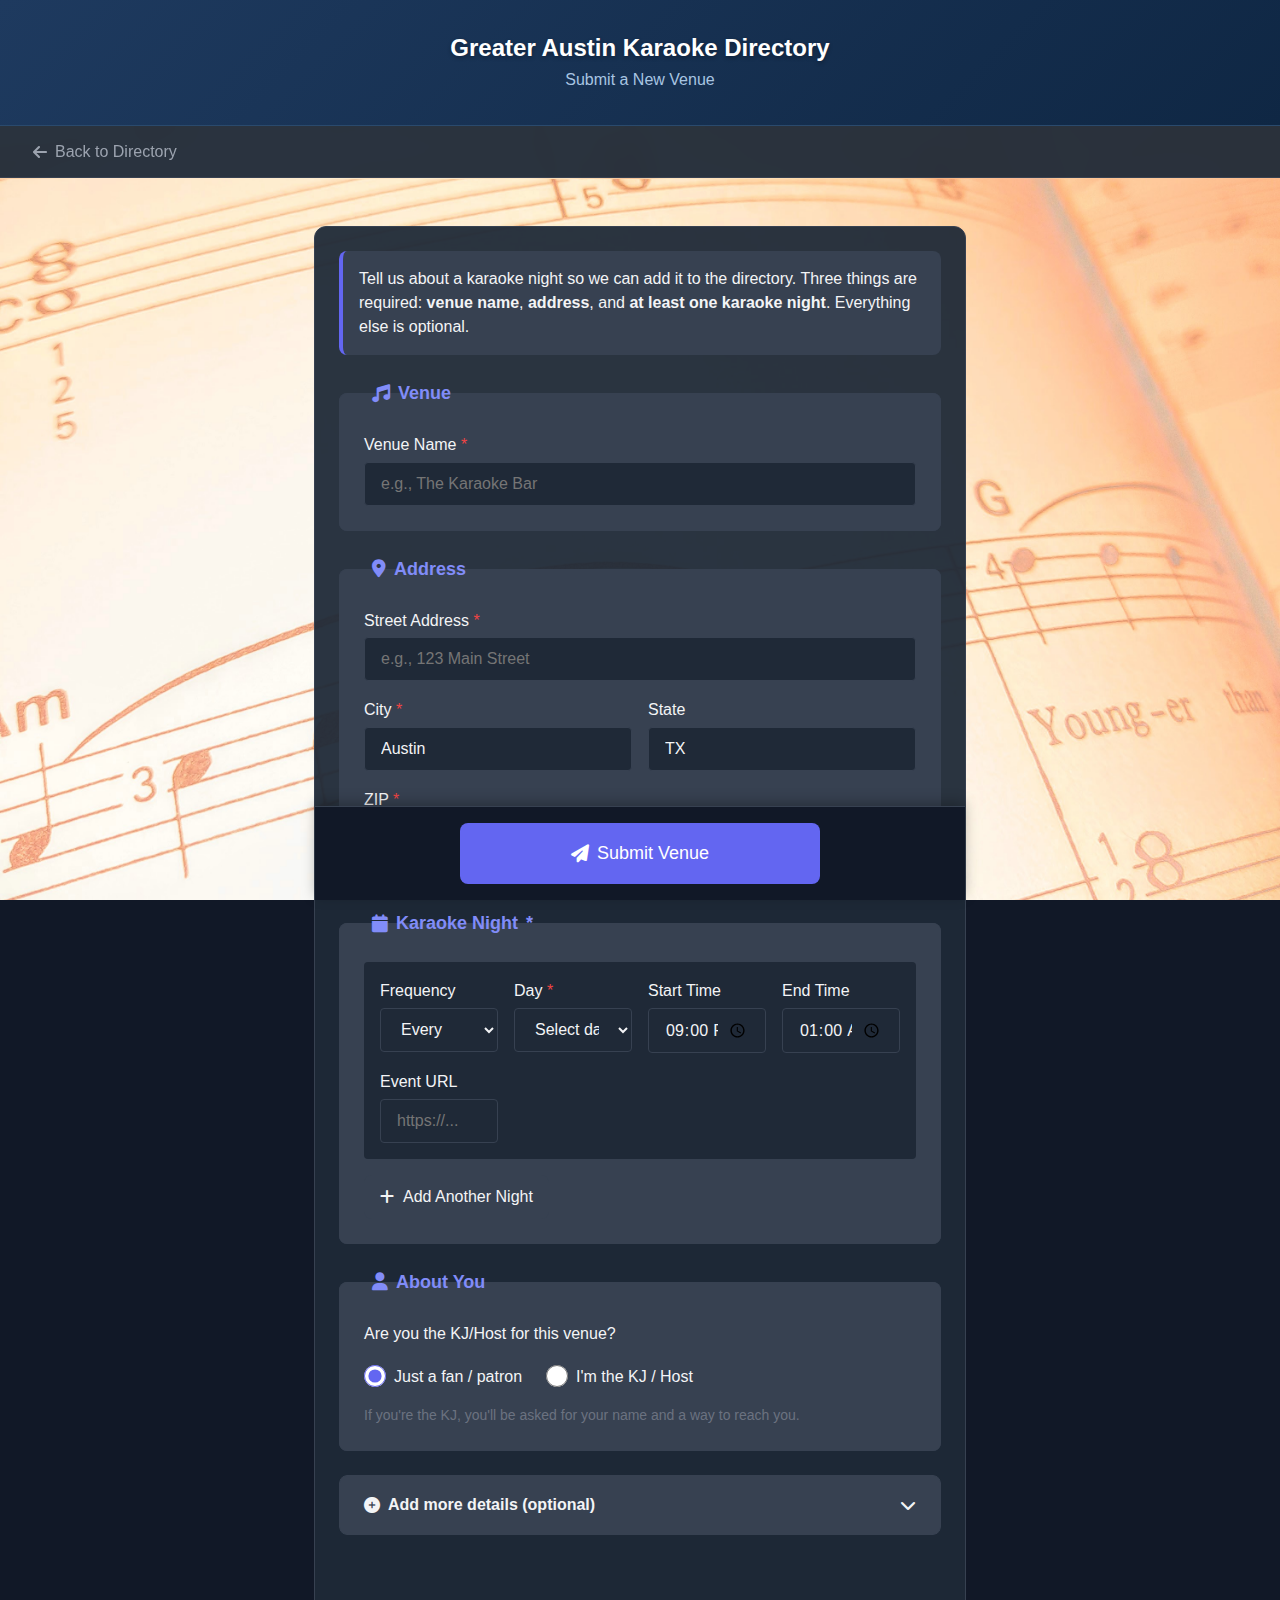
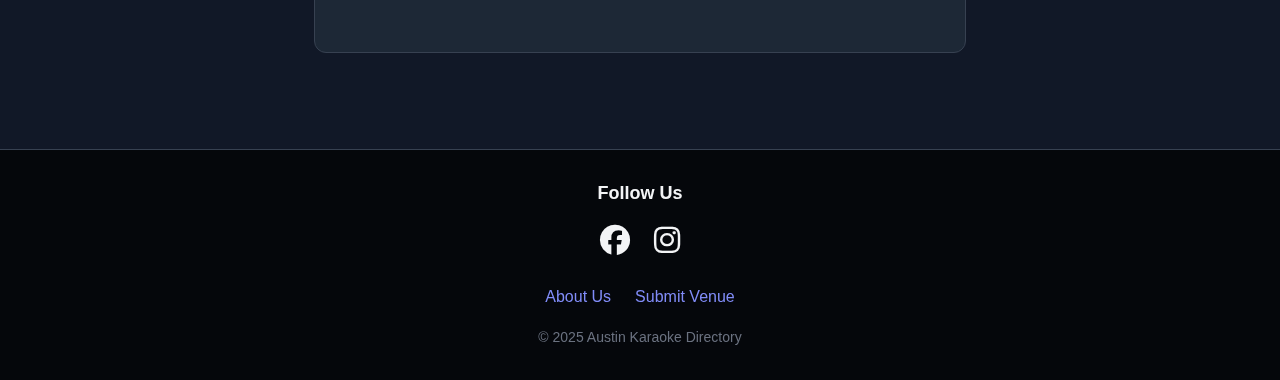
<file: submit.html>
<!DOCTYPE html>
<html lang="en">
<head>
    <meta charset="UTF-8">
    <meta name="viewport" content="width=device-width, initial-scale=1.0">
    <meta name="description" content="Submit a karaoke venue to the Greater Austin Karaoke Directory. Help us keep Austin's karaoke scene up to date.">
    <meta property="og:title" content="Submit a Venue - Austin Karaoke Directory">
    <meta property="og:description" content="Submit a karaoke venue to the Greater Austin Karaoke Directory. Help us keep Austin's karaoke scene up to date.">
    <meta property="og:type" content="website">
    <meta property="og:url" content="https://karaokedirectory.com/submit.html">
    <meta name="twitter:card" content="summary">
    <meta name="twitter:title" content="Submit a Venue - Austin Karaoke Directory">
    <meta name="twitter:description" content="Submit a karaoke venue to the Greater Austin Karaoke Directory. Help us keep Austin's karaoke scene up to date.">
    <link rel="canonical" href="https://karaokedirectory.com/submit.html">
    <title>Submit a Venue - Austin Karaoke Directory</title>

    <!-- Font Awesome for icons -->
    <link rel="stylesheet" href="https://cdnjs.cloudflare.com/ajax/libs/font-awesome/6.4.0/css/all.min.css">

    <!-- Application styles -->
    <link rel="stylesheet" href="css/base.css">
    <link rel="stylesheet" href="css/layout.css">
    <link rel="stylesheet" href="css/components.css">
    <link rel="stylesheet" href="css/views.css">
    <link rel="stylesheet" href="css/submit.css">
</head>
<body>
    <header class="site-header">
        <div class="site-header__content">
            <h1 class="site-header__title">Greater Austin Karaoke Directory</h1>
            <p class="site-header__tagline">Submit a New Venue</p>
        </div>
    </header>

    <nav class="navigation-container">
        <div class="navigation">
            <a href="index.html" class="nav-btn">
                <i class="fa-solid fa-arrow-left"></i>
                <span>Back to Directory</span>
            </a>
        </div>
    </nav>

    <main class="main-content">
        <div class="submit-form">
            <div class="submit-wrapper">
                <div class="intro-text">
                    <p>Tell us about a karaoke night so we can add it to the directory. Three things are required: <strong>venue name</strong>, <strong>address</strong>, and <strong>at least one karaoke night</strong>. Everything else is optional.</p>
                </div>

                <div id="rate-limit-message" class="rate-limit-warning" style="display: none;"></div>
                <div id="success-message" class="success-message" style="display: none;"></div>

                <form id="venue-form" novalidate>
                    <!-- Honeypot field to catch bots -->
                    <div class="hp-field" aria-hidden="true">
                        <label for="website_url">Leave this empty</label>
                        <input type="text" id="website_url" name="website_url" tabindex="-1" autocomplete="off">
                    </div>

                    <fieldset class="form-section">
                        <legend><i class="fa-solid fa-music"></i> Venue</legend>
                        <div class="form-row">
                            <div class="form-group form-group--full">
                                <label for="venue-name">Venue Name <span class="required">*</span></label>
                                <input type="text" id="venue-name" name="venue-name" required autocomplete="off" placeholder="e.g., The Karaoke Bar">
                            </div>
                        </div>
                    </fieldset>

                    <fieldset class="form-section">
                        <legend><i class="fa-solid fa-location-dot"></i> Address</legend>
                        <div class="form-row">
                            <div class="form-group form-group--full">
                                <label for="street">Street Address <span class="required">*</span></label>
                                <input type="text" id="street" name="street" required autocomplete="street-address" placeholder="e.g., 123 Main Street">
                            </div>
                        </div>
                        <div class="form-row">
                            <div class="form-group">
                                <label for="city">City <span class="required">*</span></label>
                                <input type="text" id="city" name="city" required autocomplete="address-level2" value="Austin">
                            </div>
                            <div class="form-group">
                                <label for="state">State</label>
                                <input type="text" id="state" name="state" autocomplete="address-level1" value="TX" maxlength="2">
                            </div>
                            <div class="form-group">
                                <label for="zip">ZIP <span class="required">*</span></label>
                                <input type="text" id="zip" name="zip" required pattern="\d{5}(-\d{4})?" inputmode="numeric" autocomplete="postal-code" placeholder="78701">
                            </div>
                        </div>
                    </fieldset>

                    <fieldset class="form-section">
                        <legend><i class="fa-solid fa-calendar"></i> Karaoke Night <span class="required">*</span></legend>
                        <div id="schedule-entries">
                            <div class="schedule-entry" data-index="0">
                                <div class="form-group">
                                    <label>Frequency</label>
                                    <select name="frequency-0" onchange="toggleScheduleFields(this)">
                                        <option value="every">Every</option>
                                        <option value="first">First</option>
                                        <option value="second">Second</option>
                                        <option value="third">Third</option>
                                        <option value="fourth">Fourth</option>
                                        <option value="last">Last</option>
                                        <option value="once">One-Time Event</option>
                                    </select>
                                </div>
                                <div class="form-group schedule-day-group">
                                    <label>Day <span class="required">*</span></label>
                                    <select name="day-0" required>
                                        <option value="">Select day...</option>
                                        <option value="Sunday">Sunday</option>
                                        <option value="Monday">Monday</option>
                                        <option value="Tuesday">Tuesday</option>
                                        <option value="Wednesday">Wednesday</option>
                                        <option value="Thursday">Thursday</option>
                                        <option value="Friday">Friday</option>
                                        <option value="Saturday">Saturday</option>
                                    </select>
                                </div>
                                <div class="form-group schedule-date-group" style="display: none;">
                                    <label>Date <span class="required">*</span></label>
                                    <input type="date" name="date-0">
                                </div>
                                <div class="form-group schedule-event-name-group" style="display: none;">
                                    <label>Event Name</label>
                                    <input type="text" name="eventName-0" placeholder="e.g., Birthday Bash">
                                </div>
                                <div class="form-group">
                                    <label>Start Time</label>
                                    <input type="time" name="startTime-0" value="21:00">
                                </div>
                                <div class="form-group">
                                    <label>End Time</label>
                                    <input type="time" name="endTime-0" value="01:00">
                                </div>
                                <div class="form-group schedule-event-url-group">
                                    <label>Event URL</label>
                                    <input type="url" name="eventUrl-0" inputmode="url" placeholder="https://...">
                                </div>
                            </div>
                        </div>
                        <button type="button" class="btn btn--secondary add-schedule-btn" onclick="addScheduleEntry()">
                            <i class="fa-solid fa-plus"></i> Add Another Night
                        </button>
                    </fieldset>

                    <fieldset class="form-section">
                        <legend><i class="fa-solid fa-user"></i> About You</legend>
                        <div class="form-row">
                            <div class="form-group form-group--full">
                                <label>Are you the KJ/Host for this venue?</label>
                                <div class="radio-group">
                                    <label class="radio-option">
                                        <input type="radio" name="submitter-type" value="fan" checked onchange="toggleSubmitterType()">
                                        <span>Just a fan / patron</span>
                                    </label>
                                    <label class="radio-option">
                                        <input type="radio" name="submitter-type" value="kj" onchange="toggleSubmitterType()">
                                        <span>I'm the KJ / Host</span>
                                    </label>
                                </div>
                                <small>If you're the KJ, you'll be asked for your name and a way to reach you.</small>
                            </div>
                        </div>
                    </fieldset>

                    <details class="more-details">
                        <summary>
                            <i class="fa-solid fa-circle-plus"></i>
                            <span>Add more details (optional)</span>
                            <i class="fa-solid fa-chevron-down more-details__chevron"></i>
                        </summary>
                        <div class="more-details__content">
                            <fieldset class="form-section">
                                <legend><i class="fa-solid fa-tags"></i> Venue Tags</legend>
                                <div class="form-row">
                                    <div class="form-group form-group--full">
                                        <small>Pick whatever fits.</small>
                                    </div>
                                </div>
                                <div class="tag-checkbox-grid">
                                    <label class="tag-checkbox-option">
                                        <input type="checkbox" name="tag-lgbtq" value="lgbtq">
                                        <span class="tag-badge" style="background:#e040fb;color:#fff">LGBTQ+</span>
                                    </label>
                                    <label class="tag-checkbox-option">
                                        <input type="checkbox" name="tag-dive" value="dive">
                                        <span class="tag-badge" style="background:#8d6e63;color:#fff">Dive Bar</span>
                                    </label>
                                    <label class="tag-checkbox-option">
                                        <input type="checkbox" name="tag-sports-bar" value="sports-bar">
                                        <span class="tag-badge" style="background:#4caf50;color:#fff">Sports Bar</span>
                                    </label>
                                    <label class="tag-checkbox-option">
                                        <input type="checkbox" name="tag-country-bar" value="country-bar">
                                        <span class="tag-badge" style="background:#ff9800;color:#fff">Country Bar</span>
                                    </label>
                                    <label class="tag-checkbox-option">
                                        <input type="checkbox" name="tag-restaurant" value="restaurant">
                                        <span class="tag-badge" style="background:#795548;color:#fff">Restaurant</span>
                                    </label>
                                    <label class="tag-checkbox-option">
                                        <input type="checkbox" name="tag-brewery" value="brewery">
                                        <span class="tag-badge" style="background:#ff5722;color:#fff">Brewery</span>
                                    </label>
                                    <label class="tag-checkbox-option">
                                        <input type="checkbox" name="tag-craft-cocktails" value="craft-cocktails">
                                        <span class="tag-badge" style="background:#e91e63;color:#fff">Craft Cocktails</span>
                                    </label>
                                    <label class="tag-checkbox-option">
                                        <input type="checkbox" name="tag-neighborhood" value="neighborhood">
                                        <span class="tag-badge" style="background:#9e9e9e;color:#fff">Neighborhood Bar</span>
                                    </label>
                                    <label class="tag-checkbox-option">
                                        <input type="checkbox" name="tag-live-band-karaoke" value="live-band-karaoke">
                                        <span class="tag-badge" style="background:#9c27b0;color:#fff">Live Band Karaoke</span>
                                    </label>
                                    <label class="tag-checkbox-option">
                                        <input type="checkbox" name="tag-outdoor" value="outdoor">
                                        <span class="tag-badge" style="background:#4caf50;color:#fff">Outdoor / Patio</span>
                                    </label>
                                    <label class="tag-checkbox-option">
                                        <input type="checkbox" name="tag-games" value="games">
                                        <span class="tag-badge" style="background:#00bcd4;color:#fff">Games / Arcade</span>
                                    </label>
                                    <label class="tag-checkbox-option">
                                        <input type="checkbox" name="tag-billiards" value="billiards">
                                        <span class="tag-badge" style="background:#607d8b;color:#fff">Billiards</span>
                                    </label>
                                    <label class="tag-checkbox-option">
                                        <input type="checkbox" name="tag-smoking-inside" value="smoking-inside">
                                        <span class="tag-badge" style="background:#e90707;color:#fff">Smoking Inside</span>
                                    </label>
                                </div>
                                <div class="form-row" style="margin-top: var(--spacing-md);">
                                    <div class="form-group form-group--full">
                                        <label>Age Restriction</label>
                                        <div class="radio-group">
                                            <label class="radio-option">
                                                <input type="radio" name="age-restriction" value="" checked>
                                                <span>Not sure</span>
                                            </label>
                                            <label class="radio-option">
                                                <input type="radio" name="age-restriction" value="21+">
                                                <span>21+</span>
                                            </label>
                                            <label class="radio-option">
                                                <input type="radio" name="age-restriction" value="18+">
                                                <span>18+</span>
                                            </label>
                                            <label class="radio-option">
                                                <input type="radio" name="age-restriction" value="all-ages">
                                                <span>All Ages</span>
                                            </label>
                                            <label class="radio-option">
                                                <input type="radio" name="age-restriction" value="family-friendly">
                                                <span>Family Friendly</span>
                                            </label>
                                        </div>
                                    </div>
                                </div>
                            </fieldset>

                            <fieldset class="form-section">
                                <legend><i class="fa-solid fa-microphone"></i> Host / KJ Info</legend>
                                <div class="form-row">
                                    <div class="form-group">
                                        <label for="host-name">Host Name</label>
                                        <input type="text" id="host-name" name="host-name" autocomplete="off" placeholder="e.g., DJ Mike">
                                    </div>
                                    <div class="form-group">
                                        <label for="company">Company</label>
                                        <input type="text" id="company" name="company" autocomplete="off" placeholder="e.g., Karaoke Kings">
                                    </div>
                                </div>
                                <div class="form-row">
                                    <div class="form-group form-group--full">
                                        <label for="host-website">Host / Company Website</label>
                                        <input type="url" id="host-website" name="host-website" inputmode="url" placeholder="https://">
                                    </div>
                                </div>
                            </fieldset>

                            <fieldset class="form-section">
                                <legend><i class="fa-solid fa-share-nodes"></i> Venue Social Links</legend>
                                <div class="form-row">
                                    <div class="form-group form-group--full">
                                        <label for="venue-website"><i class="fa-solid fa-globe"></i> Website</label>
                                        <input type="url" id="venue-website" name="venue-website" inputmode="url" placeholder="https://">
                                    </div>
                                </div>
                                <div class="form-row">
                                    <div class="form-group">
                                        <label for="venue-facebook"><i class="fa-brands fa-facebook"></i> Facebook</label>
                                        <input type="url" id="venue-facebook" name="venue-facebook" inputmode="url" placeholder="https://facebook.com/...">
                                    </div>
                                    <div class="form-group">
                                        <label for="venue-instagram"><i class="fa-brands fa-instagram"></i> Instagram</label>
                                        <input type="url" id="venue-instagram" name="venue-instagram" inputmode="url" placeholder="https://instagram.com/...">
                                    </div>
                                </div>
                            </fieldset>

                            <fieldset class="form-section">
                                <legend><i class="fa-solid fa-comment"></i> Notes</legend>
                                <div class="form-row">
                                    <div class="form-group form-group--full">
                                        <label for="notes">Anything else we should know?</label>
                                        <textarea id="notes" name="notes" placeholder="e.g., Private rooms, cover charge, special events..."></textarea>
                                    </div>
                                </div>
                            </fieldset>

                            <fieldset class="form-section">
                                <legend><i class="fa-solid fa-id-card"></i> Your Contact Info</legend>
                                <div class="form-row">
                                    <div class="form-group form-group--full">
                                        <label for="submitter-name">Your Name <span id="name-required" class="required" style="display: none;">*</span></label>
                                        <input type="text" id="submitter-name" name="submitter-name" autocomplete="name" placeholder="So we can credit you!">
                                        <div id="name-error" class="validation-error" style="display: none;">
                                            Name is required for KJs/Hosts
                                        </div>
                                    </div>
                                </div>

                                <div class="form-row">
                                    <div class="form-group form-group--full">
                                        <label>How would you like to be contacted? <span id="contact-required" class="required" style="display: none;">*</span></label>
                                        <small id="contact-hint">Optional - provide if you'd like us to reach out</small>
                                        <div id="contact-error" class="validation-error" style="display: none;">
                                            Please provide at least one contact method
                                        </div>
                                    </div>
                                </div>

                                <div class="checkbox-group">
                                    <div>
                                        <label class="checkbox-option">
                                            <input type="checkbox" name="contact-email-check" onchange="toggleContactInput('email')">
                                            <span><i class="fa-solid fa-envelope"></i> Email</span>
                                        </label>
                                        <div id="contact-email-input" class="contact-input hidden">
                                            <input type="email" name="contact-email" inputmode="email" autocomplete="email" placeholder="your@email.com">
                                        </div>
                                    </div>

                                    <div>
                                        <label class="checkbox-option">
                                            <input type="checkbox" name="contact-text-check" onchange="toggleContactInput('text')">
                                            <span><i class="fa-solid fa-message"></i> Phone (Text)</span>
                                        </label>
                                        <div id="contact-text-input" class="contact-input hidden">
                                            <input type="tel" name="contact-text" inputmode="tel" autocomplete="tel" placeholder="(512) 555-1234">
                                        </div>
                                    </div>

                                    <div>
                                        <label class="checkbox-option">
                                            <input type="checkbox" name="contact-call-check" onchange="toggleContactInput('call')">
                                            <span><i class="fa-solid fa-phone"></i> Phone (Call)</span>
                                        </label>
                                        <div id="contact-call-input" class="contact-input hidden">
                                            <input type="tel" name="contact-call" inputmode="tel" autocomplete="tel" placeholder="(512) 555-1234">
                                        </div>
                                    </div>

                                    <div>
                                        <label class="checkbox-option">
                                            <input type="checkbox" name="contact-other-check" onchange="toggleContactInput('other')">
                                            <span><i class="fa-solid fa-ellipsis"></i> Other</span>
                                        </label>
                                        <div id="contact-other-input" class="contact-input hidden">
                                            <textarea name="contact-other" placeholder="e.g., Instagram DM @handle, Facebook, etc." rows="2"></textarea>
                                        </div>
                                    </div>
                                </div>
                            </fieldset>
                        </div>
                    </details>

                    <div class="form-actions">
                        <button type="submit" class="btn btn--primary btn--large" id="submit-btn">
                            <i class="fa-solid fa-paper-plane"></i> Submit Venue
                        </button>
                    </div>
                </form>
            </div><!-- end submit-wrapper -->
        </div>
    </main>

    <footer class="site-footer">
        <div class="site-footer__social">
            <h2>Follow Us</h2>
            <div class="social-links">
                <a href="https://www.facebook.com/groups/2494105004273043"
                   target="_blank" rel="noopener noreferrer" title="Facebook">
                    <i class="fa-brands fa-facebook fa-lg"></i>
                </a>
                <a href="https://www.instagram.com/karaokedirectory/"
                   target="_blank" rel="noopener noreferrer" title="Instagram">
                    <i class="fa-brands fa-instagram fa-lg"></i>
                </a>
            </div>
        </div>
        <div class="site-footer__links">
            <a href="about.html">About Us</a>
            <a href="submit.html">Submit Venue</a>
        </div>
        <p class="site-footer__copyright">
            &copy; 2025 Austin Karaoke Directory
        </p>
    </footer>

    <script>
        // Rate limiting configuration
        const RATE_LIMIT_CONFIG = {
            maxSubmissions: 3,      // Max submissions allowed
            windowMs: 60 * 60 * 1000, // Time window: 1 hour in milliseconds
            storageKey: 'karaoke-submit-history'
        };

        // Email configuration
        const EMAIL_ADDRESS = 'karaokedirectoryatx@gmail.com';

        // Google Apps Script web app URL
        const APPS_SCRIPT_URL = 'https://script.google.com/macros/s/AKfycbyC6_0vlIncIjXHsNz_JFbuxyOoSmBJmRaxAJjQ3Mwf4uJfXj_rMa4BC-Z9g8CsOSlC/exec';

        let scheduleCount = 1;

        // Toggle submitter type - show/hide required indicators, auto-expand details for KJ
        function toggleSubmitterType() {
            const isKJ = document.querySelector('input[name="submitter-type"]:checked')?.value === 'kj';

            // Toggle required indicators
            document.getElementById('name-required').style.display = isKJ ? 'inline' : 'none';
            document.getElementById('contact-required').style.display = isKJ ? 'inline' : 'none';

            // Update hint text
            const hint = document.getElementById('contact-hint');
            hint.textContent = isKJ
                ? 'Required - please provide at least one contact method'
                : 'Optional - provide if you\'d like us to reach out';

            // Auto-expand the optional details when KJ identifies themselves,
            // and scroll the contact section into view so they see what's needed.
            if (isKJ) {
                const details = document.querySelector('.more-details');
                if (details && !details.open) details.open = true;
                const submitterField = document.getElementById('submitter-name');
                if (submitterField) {
                    setTimeout(() => submitterField.scrollIntoView({ behavior: 'smooth', block: 'center' }), 50);
                }
            }

            // Clear errors when switching
            document.getElementById('name-error').style.display = 'none';
            document.getElementById('contact-error').style.display = 'none';
        }

        // Toggle individual contact input visibility
        function toggleContactInput(type) {
            const checkbox = document.querySelector(`input[name="contact-${type}-check"]`);
            const inputDiv = document.getElementById(`contact-${type}-input`);

            if (checkbox.checked) {
                inputDiv.classList.remove('hidden');
                inputDiv.querySelector('input, textarea')?.focus();
            } else {
                inputDiv.classList.add('hidden');
                const input = inputDiv.querySelector('input, textarea');
                if (input) input.value = '';
            }

            // Clear contact error when any checkbox is checked
            document.getElementById('contact-error').style.display = 'none';
        }

        // Validate submitter info (name required for KJ, contact required for KJ)
        function validateSubmitterInfo() {
            const isKJ = document.querySelector('input[name="submitter-type"]:checked')?.value === 'kj';

            if (!isKJ) return true; // No validation needed for fans

            let isValid = true;

            // Make sure the optional details panel is open so errors are visible
            const details = document.querySelector('.more-details');
            if (details && !details.open) details.open = true;

            // Validate name for KJ
            const name = document.getElementById('submitter-name').value.trim();
            if (!name) {
                document.getElementById('name-error').style.display = 'block';
                document.getElementById('submitter-name').scrollIntoView({ behavior: 'smooth', block: 'center' });
                isValid = false;
            } else {
                document.getElementById('name-error').style.display = 'none';
            }

            // Validate contact for KJ
            const emailCheck = document.querySelector('input[name="contact-email-check"]').checked;
            const textCheck = document.querySelector('input[name="contact-text-check"]').checked;
            const callCheck = document.querySelector('input[name="contact-call-check"]').checked;
            const otherCheck = document.querySelector('input[name="contact-other-check"]').checked;

            const email = document.querySelector('input[name="contact-email"]').value.trim();
            const text = document.querySelector('input[name="contact-text"]').value.trim();
            const call = document.querySelector('input[name="contact-call"]').value.trim();
            const other = document.querySelector('textarea[name="contact-other"]').value.trim();

            const hasValidContact =
                (emailCheck && email) ||
                (textCheck && text) ||
                (callCheck && call) ||
                (otherCheck && other);

            if (!hasValidContact) {
                document.getElementById('contact-error').style.display = 'block';
                if (isValid) {
                    document.getElementById('contact-error').scrollIntoView({ behavior: 'smooth', block: 'center' });
                }
                isValid = false;
            } else {
                document.getElementById('contact-error').style.display = 'none';
            }

            return isValid;
        }

        // Check rate limit on page load
        document.addEventListener('DOMContentLoaded', function() {
            checkRateLimit();
        });

        function getSubmissionHistory() {
            try {
                const history = localStorage.getItem(RATE_LIMIT_CONFIG.storageKey);
                return history ? JSON.parse(history) : [];
            } catch (e) {
                return [];
            }
        }

        function saveSubmission() {
            const history = getSubmissionHistory();
            history.push(Date.now());
            localStorage.setItem(RATE_LIMIT_CONFIG.storageKey, JSON.stringify(history));
        }

        function checkRateLimit() {
            const history = getSubmissionHistory();
            const now = Date.now();
            const windowStart = now - RATE_LIMIT_CONFIG.windowMs;

            const recentSubmissions = history.filter(timestamp => timestamp > windowStart);
            localStorage.setItem(RATE_LIMIT_CONFIG.storageKey, JSON.stringify(recentSubmissions));

            const messageEl = document.getElementById('rate-limit-message');
            const submitBtn = document.getElementById('submit-btn');

            if (recentSubmissions.length >= RATE_LIMIT_CONFIG.maxSubmissions) {
                const oldestRecent = Math.min(...recentSubmissions);
                const resetTime = new Date(oldestRecent + RATE_LIMIT_CONFIG.windowMs);
                const minutesRemaining = Math.ceil((resetTime - now) / (60 * 1000));

                messageEl.textContent = `You've reached the submission limit (${RATE_LIMIT_CONFIG.maxSubmissions} per hour). Please try again in ${minutesRemaining} minute${minutesRemaining !== 1 ? 's' : ''}.`;
                messageEl.classList.add('error');
                messageEl.style.display = 'block';
                submitBtn.disabled = true;
                submitBtn.style.opacity = '0.5';
                submitBtn.style.cursor = 'not-allowed';
                return false;
            } else if (recentSubmissions.length >= RATE_LIMIT_CONFIG.maxSubmissions - 1) {
                messageEl.textContent = `You have 1 submission remaining this hour.`;
                messageEl.classList.remove('error');
                messageEl.style.display = 'block';
            } else {
                messageEl.style.display = 'none';
            }

            submitBtn.disabled = false;
            submitBtn.style.opacity = '1';
            submitBtn.style.cursor = 'pointer';
            return true;
        }

        function addScheduleEntry() {
            const container = document.getElementById('schedule-entries');
            const entry = document.createElement('div');
            entry.className = 'schedule-entry';
            entry.dataset.index = scheduleCount;

            entry.innerHTML = `
                <div class="form-group">
                    <label>Frequency</label>
                    <select name="frequency-${scheduleCount}" onchange="toggleScheduleFields(this)">
                        <option value="every">Every</option>
                        <option value="first">First</option>
                        <option value="second">Second</option>
                        <option value="third">Third</option>
                        <option value="fourth">Fourth</option>
                        <option value="last">Last</option>
                        <option value="once">One-Time Event</option>
                    </select>
                </div>
                <div class="form-group schedule-day-group">
                    <label>Day</label>
                    <select name="day-${scheduleCount}">
                        <option value="">Select day...</option>
                        <option value="Sunday">Sunday</option>
                        <option value="Monday">Monday</option>
                        <option value="Tuesday">Tuesday</option>
                        <option value="Wednesday">Wednesday</option>
                        <option value="Thursday">Thursday</option>
                        <option value="Friday">Friday</option>
                        <option value="Saturday">Saturday</option>
                    </select>
                </div>
                <div class="form-group schedule-date-group" style="display: none;">
                    <label>Date</label>
                    <input type="date" name="date-${scheduleCount}">
                </div>
                <div class="form-group schedule-event-name-group" style="display: none;">
                    <label>Event Name</label>
                    <input type="text" name="eventName-${scheduleCount}" placeholder="e.g., Birthday Bash">
                </div>
                <div class="form-group">
                    <label>Start Time</label>
                    <input type="time" name="startTime-${scheduleCount}" value="21:00">
                </div>
                <div class="form-group">
                    <label>End Time</label>
                    <input type="time" name="endTime-${scheduleCount}" value="01:00">
                </div>
                <div class="form-group schedule-event-url-group">
                    <label>Event URL</label>
                    <input type="url" name="eventUrl-${scheduleCount}" inputmode="url" placeholder="https://...">
                </div>
                <button type="button" class="remove-schedule-btn" onclick="removeScheduleEntry(this)">
                    <i class="fa-solid fa-trash"></i> Remove
                </button>
            `;

            container.appendChild(entry);
            scheduleCount++;
        }

        // Toggle schedule fields based on frequency selection
        function toggleScheduleFields(select) {
            const entry = select.closest('.schedule-entry');
            const isOnce = select.value === 'once';

            const dayGroup = entry.querySelector('.schedule-day-group');
            const dateGroup = entry.querySelector('.schedule-date-group');
            const eventNameGroup = entry.querySelector('.schedule-event-name-group');

            if (dayGroup) dayGroup.style.display = isOnce ? 'none' : '';
            if (dateGroup) dateGroup.style.display = isOnce ? '' : 'none';
            if (eventNameGroup) eventNameGroup.style.display = isOnce ? '' : 'none';

            const daySelect = entry.querySelector('[name^="day-"]');
            const dateInput = entry.querySelector('[name^="date-"]');
            if (daySelect) daySelect.required = !isOnce;
            if (dateInput) dateInput.required = isOnce;
        }

        function removeScheduleEntry(btn) {
            btn.closest('.schedule-entry').remove();
        }

        function generateVenueId(name) {
            return name.toLowerCase()
                .replace(/[^a-z0-9\s-]/g, '')
                .replace(/\s+/g, '-')
                .replace(/-+/g, '-')
                .trim();
        }

        function collectFormData() {
            const form = document.getElementById('venue-form');
            const formData = new FormData(form);

            // Check honeypot
            if (formData.get('website_url')) {
                return null; // Bot detected
            }

            const venueName = formData.get('venue-name')?.trim();
            if (!venueName) return null;

            // Collect schedule entries
            const scheduleEntries = document.querySelectorAll('.schedule-entry');
            const schedule = [];

            scheduleEntries.forEach((entry) => {
                const index = entry.dataset.index;
                const frequency = formData.get(`frequency-${index}`);
                const day = formData.get(`day-${index}`);
                const date = formData.get(`date-${index}`);
                const eventName = formData.get(`eventName-${index}`)?.trim();
                const eventUrl = formData.get(`eventUrl-${index}`)?.trim();
                const startTime = formData.get(`startTime-${index}`) || '21:00';
                const endTime = formData.get(`endTime-${index}`) || '01:00';

                if (frequency === 'once') {
                    if (date) {
                        const scheduleEntry = {
                            frequency: 'once',
                            date: date,
                            startTime: startTime,
                            endTime: endTime
                        };
                        if (eventName) scheduleEntry.eventName = eventName;
                        if (eventUrl) scheduleEntry.eventUrl = eventUrl;
                        schedule.push(scheduleEntry);
                    }
                } else if (day) {
                    const scheduleEntry = {
                        frequency: frequency,
                        day: day,
                        startTime: startTime,
                        endTime: endTime
                    };
                    if (eventUrl) scheduleEntry.eventUrl = eventUrl;
                    schedule.push(scheduleEntry);
                }
            });

            // Collect tags
            const tags = [];
            const tagNames = [
                'lgbtq', 'dive', 'sports-bar', 'country-bar', 'restaurant',
                'brewery', 'craft-cocktails', 'neighborhood', 'live-band-karaoke',
                'outdoor', 'games', 'billiards', 'smoking-inside'
            ];
            tagNames.forEach(tag => {
                if (formData.get(`tag-${tag}`)) tags.push(tag);
            });

            // Age restriction as tag
            const ageRestriction = formData.get('age-restriction');
            if (ageRestriction) tags.push(ageRestriction);

            // Build venue object in standard format
            const venue = {
                id: generateVenueId(venueName),
                name: venueName,
                dedicated: formData.get('dedicated') ? true : false,
                tags: tags.length > 0 ? tags : undefined,
                address: {
                    street: formData.get('street')?.trim() || '',
                    city: formData.get('city')?.trim() || 'Austin',
                    state: formData.get('state')?.trim() || 'TX',
                    zip: formData.get('zip')?.trim() || '',
                    neighborhood: formData.get('neighborhood')?.trim() || ''
                },
                schedule: schedule
            };

            // Optional: Active period
            const activePeriodStart = formData.get('active-period-start')?.trim();
            const activePeriodEnd = formData.get('active-period-end')?.trim();
            if (activePeriodStart || activePeriodEnd) {
                venue.activePeriod = {};
                if (activePeriodStart) venue.activePeriod.start = activePeriodStart;
                if (activePeriodEnd) venue.activePeriod.end = activePeriodEnd;
            }

            // Remove undefined tags field from JSON output
            if (!venue.tags) delete venue.tags;

            // Optional: Host info
            const hostName = formData.get('host-name')?.trim();
            const company = formData.get('company')?.trim();
            const hostWebsite = formData.get('host-website')?.trim();

            if (hostName || company || hostWebsite) {
                venue.host = {};
                if (hostName) venue.host.name = hostName;
                if (company) venue.host.company = company;
                if (hostWebsite) venue.host.website = hostWebsite;
            }

            // Optional: Venue socials
            const venueWebsite = formData.get('venue-website')?.trim();
            const venueFacebook = formData.get('venue-facebook')?.trim();
            const venueInstagram = formData.get('venue-instagram')?.trim();
            const venueTwitter = formData.get('venue-twitter')?.trim();
            const venueTiktok = formData.get('venue-tiktok')?.trim();
            const venueYoutube = formData.get('venue-youtube')?.trim();
            const venueBluesky = formData.get('venue-bluesky')?.trim();

            if (venueWebsite || venueFacebook || venueInstagram || venueTwitter || venueTiktok || venueYoutube || venueBluesky) {
                venue.socials = {};
                if (venueWebsite) venue.socials.website = venueWebsite;
                if (venueFacebook) venue.socials.facebook = venueFacebook;
                if (venueInstagram) venue.socials.instagram = venueInstagram;
                if (venueTwitter) venue.socials.twitter = venueTwitter;
                if (venueTiktok) venue.socials.tiktok = venueTiktok;
                if (venueYoutube) venue.socials.youtube = venueYoutube;
                if (venueBluesky) venue.socials.bluesky = venueBluesky;
            }

            // Collect metadata
            const notes = formData.get('notes')?.trim();
            const submitterName = formData.get('submitter-name')?.trim();
            const submitterType = formData.get('submitter-type');

            // Collect contact info (for both fans and KJs)
            const contactMethods = [];
            if (formData.get('contact-email-check')) {
                const email = formData.get('contact-email')?.trim();
                if (email) contactMethods.push({ type: 'email', value: email });
            }
            if (formData.get('contact-text-check')) {
                const text = formData.get('contact-text')?.trim();
                if (text) contactMethods.push({ type: 'text', value: text });
            }
            if (formData.get('contact-call-check')) {
                const call = formData.get('contact-call')?.trim();
                if (call) contactMethods.push({ type: 'call', value: call });
            }
            if (formData.get('contact-other-check')) {
                const other = formData.get('contact-other')?.trim();
                if (other) contactMethods.push({ type: 'other', value: other });
            }

            return {
                venue,
                notes,
                submitterName,
                submitterType,
                contactMethods
            };
        }

        function formatEmailBody(data) {
            if (!data) return null;

            const isKJ = data.submitterType === 'kj';

            let body = 'NEW VENUE SUBMISSION\n';
            body += '='.repeat(40) + '\n\n';

            // Submitter info
            body += 'SUBMITTED BY:\n';
            if (data.submitterName) {
                body += `Name: ${data.submitterName}\n`;
            }
            body += `Type: ${isKJ ? 'KJ / Host' : 'Fan / Patron'}\n`;

            // Contact info (for both fans and KJs)
            if (data.contactMethods && data.contactMethods.length > 0) {
                body += `\n${isKJ ? 'KJ ' : ''}CONTACT PREFERENCES:\n`;
                data.contactMethods.forEach(method => {
                    const labels = {
                        email: 'Email',
                        text: 'Phone (Text)',
                        call: 'Phone (Call)',
                        other: 'Other'
                    };
                    body += `- ${labels[method.type]}: ${method.value}\n`;
                });
            }
            body += '\n';

            body += 'VENUE JSON (copy/paste ready):\n';
            body += '-'.repeat(40) + '\n';
            body += JSON.stringify(data.venue, null, 2);
            body += '\n' + '-'.repeat(40) + '\n\n';

            if (data.notes) {
                body += 'ADDITIONAL NOTES:\n';
                body += data.notes + '\n\n';
            }

            body += 'TODO:\n';
            body += '- [ ] Verify venue information\n';
            body += '- [ ] Add coordinates (lat/lng)\n';
            body += '- [ ] Add to data.js\n';
            if (isKJ) {
                body += '- [ ] Contact KJ to confirm details\n';
            }

            return body;
        }

        // ---- API Submission with Fallback ----

        // Escape text for safe insertion into innerHTML-created textarea
        function escapeHtmlForTextarea(text) {
            return text
                .replace(/&/g, '&amp;')
                .replace(/</g, '&lt;')
                .replace(/>/g, '&gt;')
                .replace(/"/g, '&quot;');
        }

        // Submit data to Google Apps Script backend with mailto fallback
        async function submitToAPI(payload, emailSubject, emailBody, submitBtn) {
            const originalHTML = submitBtn.innerHTML;
            submitBtn.disabled = true;
            submitBtn.innerHTML = '<i class="fa-solid fa-spinner fa-spin"></i> Submitting...';

            try {
                // mode: 'no-cors' is required because Apps Script returns a 302
                // redirect whose chain doesn't carry CORS headers. The response
                // body is opaque (unreadable), but the POST still reaches the
                // server and gets processed. A non-throwing fetch = success.
                await fetch(APPS_SCRIPT_URL, {
                    method: 'POST',
                    mode: 'no-cors',
                    headers: { 'Content-Type': 'text/plain' },
                    body: JSON.stringify(payload)
                });

                // Success
                saveSubmission();
                checkRateLimit();

                const successEl = document.getElementById('success-message');
                successEl.className = 'success-message';
                successEl.innerHTML = `
                    <i class="fa-solid fa-check-circle"></i>
                    <strong>Submission received!</strong><br>
                    Thank you — we'll review your submission and update the directory.
                `;
                successEl.style.display = 'block';
                window.scrollTo({ top: 0, behavior: 'smooth' });

            } catch (err) {
                // Show fallback options
                const mailtoLink = `mailto:${EMAIL_ADDRESS}?subject=${encodeURIComponent(emailSubject)}&body=${encodeURIComponent(emailBody)}`;
                const escapedBody = escapeHtmlForTextarea(emailBody);

                const successEl = document.getElementById('success-message');
                successEl.className = 'success-message success-message--error';
                successEl.innerHTML = `
                    <i class="fa-solid fa-triangle-exclamation"></i>
                    <strong>Couldn't reach the server.</strong><br>
                    No worries — you can still submit using one of these options:
                    <div class="fallback-options">
                        <a href="${mailtoLink}" class="btn btn--secondary">
                            <i class="fa-solid fa-envelope"></i> Open in Email App
                        </a>
                        <button type="button" class="btn btn--secondary" onclick="showCopyFallback()">
                            <i class="fa-solid fa-copy"></i> Copy to Clipboard
                        </button>
                    </div>
                    <div id="copy-fallback" class="copy-fallback" style="display: none;">
                        <p class="copy-fallback__label">Copy the text below and email it to <strong>${EMAIL_ADDRESS}</strong>:</p>
                        <textarea class="copy-fallback__text" readonly>${escapedBody}</textarea>
                        <button type="button" class="btn btn--primary" onclick="copyFallbackText()">
                            <i class="fa-solid fa-copy"></i> Copy Text
                        </button>
                    </div>
                `;
                successEl.style.display = 'block';
                window.scrollTo({ top: 0, behavior: 'smooth' });

            } finally {
                submitBtn.disabled = false;
                submitBtn.innerHTML = originalHTML;
            }
        }

        // Show the copy-paste fallback area
        function showCopyFallback() {
            const el = document.getElementById('copy-fallback');
            if (el) el.style.display = 'block';
        }

        // Copy fallback textarea contents to clipboard
        function copyFallbackText() {
            const textarea = document.querySelector('.copy-fallback__text');
            if (!textarea) return;
            navigator.clipboard.writeText(textarea.value)
                .then(() => {
                    const btn = textarea.nextElementSibling;
                    if (btn) {
                        const original = btn.innerHTML;
                        btn.innerHTML = '<i class="fa-solid fa-check"></i> Copied!';
                        setTimeout(() => { btn.innerHTML = original; }, 2000);
                    }
                })
                .catch(() => {
                    textarea.select();
                    alert('Please press Ctrl+C / Cmd+C to copy the selected text.');
                });
        }

        // Inline error helper - shows a message and scrolls the offender into view
        function showInlineError(target, message) {
            // Remove existing inline error if present
            target.parentElement.querySelectorAll('.field-error--inline').forEach(el => el.remove());

            const err = document.createElement('div');
            err.className = 'field-error--inline validation-error';
            err.textContent = message;
            target.parentElement.appendChild(err);
            target.setAttribute('aria-invalid', 'true');
            target.focus({ preventScroll: true });
            target.scrollIntoView({ behavior: 'smooth', block: 'center' });

            // Auto-clear when user starts typing/selecting
            const clear = () => {
                err.remove();
                target.removeAttribute('aria-invalid');
                target.removeEventListener('input', clear);
                target.removeEventListener('change', clear);
            };
            target.addEventListener('input', clear);
            target.addEventListener('change', clear);
        }

        // Form submission
        document.getElementById('venue-form').addEventListener('submit', function(e) {
            e.preventDefault();

            // Check rate limit
            if (!checkRateLimit()) {
                return;
            }

            // Validate required fields inline (we use novalidate on the form so we control the UX)
            const requiredFields = [
                ['venue-name', 'Venue name is required'],
                ['street', 'Street address is required'],
                ['city', 'City is required'],
                ['zip', 'ZIP code is required']
            ];

            for (const [id, msg] of requiredFields) {
                const el = document.getElementById(id);
                if (!el.value.trim()) {
                    showInlineError(el, msg);
                    return;
                }
            }

            // Schedule must have at least one valid day or date
            const firstSchedule = document.querySelector('.schedule-entry');
            const firstFrequency = firstSchedule?.querySelector('[name^="frequency-"]')?.value;
            const firstDay = firstSchedule?.querySelector('[name^="day-"]')?.value;
            const firstDate = firstSchedule?.querySelector('[name^="date-"]')?.value;
            if (firstFrequency === 'once' && !firstDate) {
                showInlineError(firstSchedule.querySelector('[name^="date-"]'), 'Pick a date for the one-time event');
                return;
            }
            if (firstFrequency !== 'once' && !firstDay) {
                showInlineError(firstSchedule.querySelector('[name^="day-"]'), 'Pick the day of the week');
                return;
            }

            // Validate submitter info (name and contact required for KJs)
            if (!validateSubmitterInfo()) {
                return;
            }

            const data = collectFormData();

            if (!data) {
                // Honeypot tripped or empty — fail silently
                return;
            }

            const emailBody = formatEmailBody(data);
            const subject = `New Venue Submission: ${data.venue.name}`;
            const submitBtn = document.getElementById('submit-btn');

            const payload = {
                type: 'venue',
                venue: data.venue,
                notes: data.notes,
                submitterName: data.submitterName,
                submitterType: data.submitterType,
                contactMethods: data.contactMethods,
                honeypot: document.getElementById('website_url').value,
                emailBody: emailBody
            };

            submitToAPI(payload, subject, emailBody, submitBtn);
        });
    </script>
</body>
</html>
</file>
<file: css/layout.css>
/**
 * Layout styles - Grid, containers, and responsive design
 */

/* Site header */
.site-header {
    background: linear-gradient(135deg, #1e3a5f, #0f2744);
    padding: var(--spacing-xl) var(--spacing-md);
    text-align: center;
    border-bottom: 1px solid #2a4a6d;
}

.site-header__title {
    color: #ffffff;
    font-size: var(--font-size-2xl);
    margin-bottom: var(--spacing-xs);
    text-shadow: 0 2px 4px rgba(0, 0, 0, 0.3);
}

.site-header__tagline {
    color: #a8c5e2;
    font-size: var(--font-size-base);
    margin: 0;
}

/* Karaoke Video Background */
.karaoke-video-bg {
    position: absolute;
    top: 0;
    left: 0;
    right: 0;
    bottom: 0;
    overflow: hidden;
    opacity: 0;
    transition: opacity 1s ease-in;
}

.karaoke-video-bg.active {
    opacity: 1;
}

.site-header {
    position: relative;
    overflow: hidden;
}

.site-header__content {
    position: relative;
    z-index: 2;
    transition: opacity 0.5s ease;
}

.site-header.karaoke-active .site-header__content {
    opacity: 0;
    pointer-events: none;
}

/* Karaoke Lyrics Container */
.karaoke-lyrics {
    position: absolute;
    top: 50%;
    left: 50%;
    transform: translate(-50%, -30%);
    width: 100%;
    text-align: center;
    padding: 1rem;
    display: flex;
    flex-direction: column;
    justify-content: center;
}

/* When active, scroll the lyrics up slowly */
.site-header.karaoke-active .karaoke-lyrics {
    animation: scrollLyrics 12s ease-in-out forwards;
}

@keyframes scrollLyrics {
    0% {
        transform: translate(-50%, -30%);
    }
    100% {
        transform: translate(-50%, -70%);
    }
}

/* Individual Lyric Lines */
.lyric-line {
    font-family: 'Courier New', monospace;
    font-size: clamp(1rem, 4vw, 2rem);
    font-weight: bold;
    color: transparent;
    text-transform: uppercase;
    letter-spacing: 2px;
    margin: 0.5rem 0;
    opacity: 0;
    transform: translateY(20px);
    transition: opacity 0.5s ease, transform 0.5s ease;
    text-shadow: none;
    /* Pixelated effect via text rendering */
    -webkit-font-smoothing: none;
    image-rendering: pixelated;
}

.lyric-line.visible {
    opacity: 1;
    transform: translateY(0);
}

/* Karaoke highlight animation - text fills with color */
.lyric-line.highlight {
    animation: karaokeHighlight 2.5s ease-in-out forwards;
}

@keyframes karaokeHighlight {
    0% {
        color: #4a6fa5;
        text-shadow: 0 0 10px rgba(74, 111, 165, 0.5);
    }
    50% {
        color: #00ffff;
        text-shadow:
            0 0 5px #00ffff,
            0 0 10px #00ffff,
            0 0 20px #00ffff,
            0 0 40px #00ffff;
    }
    100% {
        color: #ff69b4;
        text-shadow:
            0 0 5px #ff69b4,
            0 0 10px #ff69b4,
            2px 2px 0 #000;
    }
}

/* CRT Scanlines overlay */
.scanlines {
    position: absolute;
    top: 0;
    left: 0;
    right: 0;
    bottom: 0;
    background: repeating-linear-gradient(
        0deg,
        rgba(0, 0, 0, 0.15) 0px,
        rgba(0, 0, 0, 0.15) 1px,
        transparent 1px,
        transparent 2px
    );
    pointer-events: none;
    z-index: 1;
}

/* Pixel grid overlay for extra retro effect */
.karaoke-video-bg::before {
    content: '';
    position: absolute;
    top: 0;
    left: 0;
    right: 0;
    bottom: 0;
    background:
        radial-gradient(ellipse at center, transparent 0%, rgba(0, 0, 0, 0.3) 100%);
    pointer-events: none;
    z-index: 0;
}

/* Navigation container */
.navigation-container {
    background: var(--bg-card);
    backdrop-filter: blur(10px);
    padding: var(--spacing-md);
    position: sticky;
    top: 0;
    z-index: var(--z-sticky);
    border-bottom: 1px solid var(--border-color);
}

/* Thinner nav on desktop */
@media (min-width: 769px) {
    .navigation-container {
        padding: var(--spacing-xs) var(--spacing-md);
    }
}

/* Main content */
.main-content {
    max-width: 1400px;
    margin: 0 auto;
    padding: var(--spacing-lg);
    min-height: calc(100vh - 300px);
}

/* Site footer */
.site-footer {
    background: var(--bg-overlay);
    backdrop-filter: blur(10px);
    padding: var(--spacing-xl) var(--spacing-md);
    text-align: center;
    border-top: 1px solid var(--border-color);
    margin-top: var(--spacing-2xl);
}

.site-footer__social h2 {
    font-size: var(--font-size-lg);
    margin-bottom: var(--spacing-md);
}

.site-footer .social-links {
    display: flex;
    justify-content: center;
    gap: var(--spacing-lg);
    margin-bottom: var(--spacing-lg);
}

.site-footer .social-links a {
    color: var(--text-primary);
    font-size: var(--font-size-2xl);
    transition: color var(--transition-fast), transform var(--transition-fast);
}

.site-footer .social-links a:hover {
    color: var(--color-primary);
    transform: scale(1.1);
    text-decoration: none;
}

.site-footer__links {
    display: flex;
    justify-content: center;
    gap: var(--spacing-lg);
    margin-bottom: var(--spacing-md);
}

.site-footer__copyright {
    color: var(--text-muted);
    font-size: var(--font-size-sm);
    margin: 0;
}

/* Floating Action Button Group */
.fab-group {
    position: fixed;
    bottom: var(--spacing-lg);
    right: var(--spacing-lg);
    display: flex;
    flex-direction: column;
    align-items: center;
    gap: var(--spacing-sm);
    z-index: var(--z-dropdown);
}

.fab-group__btn {
    width: 48px;
    height: 48px;
    border-radius: 50%;
    background: var(--color-primary);
    color: var(--color-white);
    display: flex;
    align-items: center;
    justify-content: center;
    box-shadow: var(--shadow-lg);
    transition: background var(--transition-fast), transform var(--transition-fast), opacity var(--transition-fast);
    font-size: var(--font-size-lg);
}

.fab-group__btn:hover {
    background: var(--color-primary-dark);
    transform: scale(1.1);
}

.fab-group__btn[hidden] {
    display: none;
}

/* Today button - appears above back-to-top */
.fab-group__btn--today {
    background: var(--color-primary);
}

.fab-group__btn--today:hover {
    background: var(--color-primary-dark);
}

/* Back to top button */
.fab-group__btn--top {
    background: var(--color-primary);
}

.fab-group__btn--top:hover {
    background: var(--color-primary-dark);
}

/* Mobile: Show "Today" text next to icon */
@media (max-width: 768px) {
    .fab-group__btn--today {
        width: auto;
        padding: 0 var(--spacing-md);
        border-radius: var(--border-radius-lg);
        gap: var(--spacing-xs);
    }

    .fab-group__btn--today .fab-label {
        display: inline;
    }
}

/* Hide label on desktop */
.fab-group__btn .fab-label {
    display: none;
    font-weight: 600;
    font-size: var(--font-size-sm);
}

/* Tooltip on hover */
.fab-group__btn {
    position: relative;
}

.fab-group__btn::before {
    content: attr(data-tooltip);
    position: absolute;
    right: 100%;
    margin-right: var(--spacing-sm);
    padding: var(--spacing-xs) var(--spacing-sm);
    background: var(--color-gray-900);
    color: var(--color-white);
    font-size: var(--font-size-sm);
    font-weight: 500;
    border-radius: var(--border-radius-sm);
    white-space: nowrap;
    opacity: 0;
    pointer-events: none;
    transition: opacity var(--transition-fast);
}

.fab-group__btn:hover::before {
    opacity: 1;
}

/* Responsive grid utilities */
.grid {
    display: grid;
    gap: var(--spacing-md);
}

.grid-cols-1 { grid-template-columns: 1fr; }
.grid-cols-2 { grid-template-columns: repeat(2, 1fr); }
.grid-cols-3 { grid-template-columns: repeat(3, 1fr); }
.grid-cols-4 { grid-template-columns: repeat(4, 1fr); }

/* Responsive breakpoints */
@media (max-width: 1200px) {
    .main-content {
        padding: var(--spacing-md);
    }
}

@media (max-width: 768px) {
    .site-header {
        padding: var(--spacing-lg) var(--spacing-md);
    }

    .site-header__title {
        font-size: var(--font-size-xl);
    }

    .site-header__tagline {
        font-size: var(--font-size-sm);
    }

    .main-content {
        padding: var(--spacing-sm);
    }

    .site-footer__links {
        flex-direction: column;
        gap: var(--spacing-sm);
    }
}

@media (max-width: 480px) {
    html {
        font-size: 14px;
    }

    .site-header__title {
        font-size: var(--font-size-lg);
    }

    .site-header__title i {
        display: none;
    }
}
</file>
<file: css/components.css>
/**
 * Component styles - Buttons, cards, modals, forms
 */

/* Buttons */
.btn {
    display: inline-flex;
    align-items: center;
    justify-content: center;
    gap: var(--spacing-sm);
    padding: var(--spacing-sm) var(--spacing-md);
    border-radius: var(--border-radius);
    font-weight: 500;
    transition: all var(--transition-fast);
    cursor: pointer;
    text-decoration: none;
}

.btn--primary {
    background: var(--color-primary);
    color: var(--color-white);
}

.btn--primary:hover {
    background: var(--color-primary-dark);
    text-decoration: none;
}

.btn--secondary {
    background: var(--color-gray-700);
    color: var(--text-primary);
}

.btn--secondary:hover {
    background: var(--color-gray-600);
    text-decoration: none;
}

.btn--small {
    padding: var(--spacing-xs) var(--spacing-sm);
    font-size: var(--font-size-sm);
}

/* Navigation buttons */
.nav-btn {
    display: inline-flex;
    align-items: center;
    gap: var(--spacing-sm);
    padding: var(--spacing-sm) var(--spacing-md);
    border-radius: var(--border-radius);
    color: var(--text-secondary);
    background: transparent;
    border: 1px solid transparent;
    transition: all var(--transition-fast);
}

.nav-btn:hover {
    color: var(--text-primary);
    background: var(--color-gray-700);
}

.nav-btn--active {
    color: var(--color-primary-light);
    background: var(--color-gray-700);
    border-color: var(--color-primary);
}

.nav-btn--icon {
    padding: var(--spacing-sm);
    width: 40px;
    height: 40px;
}

.nav-btn--small {
    padding: var(--spacing-xs) var(--spacing-sm);
    font-size: var(--font-size-sm);
}

/* Navigation layout */
.navigation {
    display: flex;
    flex-wrap: wrap;
    align-items: center;
    justify-content: space-between;
    gap: var(--spacing-md);
}

.navigation__views {
    display: flex;
    gap: var(--spacing-xs);
}

.navigation__week {
    display: flex;
    align-items: center;
    gap: var(--spacing-sm);
}

.navigation__week-range {
    font-weight: 500;
    min-width: 180px;
    text-align: center;
}

.navigation__filters {
    display: flex;
    align-items: center;
    gap: var(--spacing-md);
}

.navigation__toggle {
    display: flex;
    align-items: center;
    gap: var(--spacing-sm);
    cursor: pointer;
    color: var(--text-secondary);
}

.navigation__toggle input[type="checkbox"] {
    width: 18px;
    height: 18px;
    accent-color: var(--color-primary);
}

/* Venue Card */
.venue-card {
    background: var(--bg-card);
    border-radius: var(--border-radius);
    padding: var(--spacing-md);
    transition: transform var(--transition-fast), box-shadow var(--transition-fast);
    cursor: pointer;
}

.venue-card:hover {
    transform: translateY(-2px);
    box-shadow: var(--shadow-lg);
}

.venue-card a {
    cursor: pointer;
}

.venue-card__header {
    display: flex;
    align-items: center;
    gap: var(--spacing-sm);
    margin-bottom: var(--spacing-sm);
}

.venue-card__name {
    font-size: var(--font-size-base);
    font-weight: 600;
    margin: 0;
}

.venue-card__link {
    color: var(--text-primary);
    background: none;
    border: none;
    padding: 0;
    font: inherit;
    cursor: pointer;
    text-align: left;
}

.venue-card__link:hover {
    color: var(--color-primary-light);
}

.venue-card__badge {
    background: var(--color-secondary);
    color: var(--color-white);
    font-size: var(--font-size-xs);
    padding: 2px 6px;
    border-radius: var(--border-radius-sm);
    font-weight: 500;
}

.venue-card__time,
.venue-card__location {
    display: flex;
    align-items: center;
    gap: var(--spacing-sm);
    color: var(--text-secondary);
    font-size: var(--font-size-sm);
    margin-bottom: var(--spacing-xs);
}

.venue-card__time i,
.venue-card__location i {
    width: 16px;
    text-align: center;
    color: var(--color-primary-light);
}

.venue-card__note {
    font-style: italic;
    opacity: 0.8;
    margin-left: var(--spacing-sm);
}

.venue-card__host-info {
    display: flex;
    align-items: center;
    gap: var(--spacing-sm);
    color: var(--text-secondary);
    font-size: var(--font-size-sm);
    margin-top: var(--spacing-xs);
}

.venue-card__host-info i {
    width: 16px;
    text-align: center;
    color: var(--color-secondary);
}

/* Full venue card */
.venue-card--full {
    padding: var(--spacing-lg);
}

.venue-card--full .venue-card__name {
    font-size: var(--font-size-lg);
}

.venue-card__address {
    margin-bottom: var(--spacing-md);
}

.venue-card__map-link {
    display: inline-flex;
    align-items: flex-start;
    gap: var(--spacing-sm);
    color: var(--text-secondary);
}

.venue-card__map-link i {
    color: var(--color-primary-light);
    margin-top: 2px;
}

.venue-card__map-link:hover {
    color: var(--color-primary-light);
}

.venue-card__schedule h4,
.venue-card__host h4 {
    font-size: var(--font-size-sm);
    color: var(--text-muted);
    text-transform: uppercase;
    letter-spacing: 0.5px;
    margin-bottom: var(--spacing-sm);
}

.venue-card__schedule-list {
    display: flex;
    flex-direction: column;
    gap: var(--spacing-xs);
}

.venue-card__schedule-item {
    display: flex;
    flex-wrap: wrap;
    gap: var(--spacing-sm);
    font-size: var(--font-size-sm);
}

.venue-card__schedule-day {
    font-weight: 500;
}

.venue-card__schedule-time {
    color: var(--text-secondary);
}

.venue-card__schedule-note {
    color: var(--text-muted);
    font-style: italic;
    width: 100%;
}

.venue-card__host {
    margin-top: var(--spacing-md);
}

.venue-card__host-name {
    font-weight: 500;
}

.venue-card__host-company {
    color: var(--text-secondary);
    font-size: var(--font-size-sm);
}

.venue-card__socials {
    display: flex;
    gap: var(--spacing-sm);
    margin-top: var(--spacing-md);
    padding-top: var(--spacing-md);
    border-top: 1px solid var(--border-color);
}

/* Social links */
.social-link {
    display: inline-flex;
    align-items: center;
    justify-content: center;
    width: 36px;
    height: 36px;
    border-radius: 50%;
    background: var(--color-gray-700);
    color: var(--text-primary);
    transition: all var(--transition-fast);
}

.social-link:hover {
    transform: scale(1.1);
    text-decoration: none;
}

.social-facebook:hover { background: #1877f2; }
.social-instagram:hover { background: #e4405f; }
.social-twitter:hover { background: #000000; }
.social-tiktok:hover { background: #000000; }
.social-youtube:hover { background: #ff0000; }
.social-bluesky:hover { background: #0085ff; }
.social-website:hover { background: var(--color-primary); }

/* Venue Modal */
.venue-modal {
    display: none;
}

.venue-modal--open {
    display: block;
}

.venue-modal__backdrop {
    position: fixed;
    inset: 0;
    background: var(--bg-overlay);
    backdrop-filter: blur(4px);
    z-index: var(--z-modal-backdrop);
}

.venue-modal__content {
    position: fixed;
    top: 50%;
    left: 50%;
    transform: translate(-50%, -50%);
    width: calc(100% - 2rem);
    max-width: 600px;
    max-height: calc(100vh - 4rem);
    overflow-y: auto;
    background: var(--bg-card);
    border-radius: var(--border-radius-lg);
    box-shadow: var(--shadow-lg);
    z-index: var(--z-modal);
    padding: var(--spacing-xl);
}

.venue-modal__close {
    position: absolute;
    top: var(--spacing-md);
    right: var(--spacing-md);
    width: 40px;
    height: 40px;
    display: flex;
    align-items: center;
    justify-content: center;
    border-radius: 50%;
    color: var(--text-secondary);
    transition: all var(--transition-fast);
}

.venue-modal__close:hover {
    background: var(--color-gray-700);
    color: var(--text-primary);
}

.venue-modal__header {
    margin-bottom: var(--spacing-lg);
    padding-right: var(--spacing-xl);
}

.venue-modal__title {
    font-size: var(--font-size-2xl);
    margin-bottom: var(--spacing-xs);
}

.venue-modal__badge {
    display: inline-block;
    background: var(--color-secondary);
    color: var(--color-white);
    font-size: var(--font-size-sm);
    padding: 4px 12px;
    border-radius: var(--border-radius);
    margin-bottom: var(--spacing-sm);
}

.venue-modal__event-name {
    color: var(--color-primary-light);
    font-style: italic;
    margin: 0;
}

.venue-modal__section {
    margin-bottom: var(--spacing-lg);
}

.venue-modal__section h3 {
    display: flex;
    align-items: center;
    gap: var(--spacing-sm);
    font-size: var(--font-size-base);
    color: var(--text-muted);
    margin-bottom: var(--spacing-sm);
}

.venue-modal__section h3 i {
    color: var(--color-primary-light);
}

.venue-modal__address {
    font-style: normal;
    color: var(--text-primary);
}

.venue-modal__map-links {
    display: flex;
    gap: var(--spacing-sm);
    margin-top: var(--spacing-md);
}

.venue-modal__schedule-table {
    width: 100%;
    border-collapse: collapse;
}

.venue-modal__schedule-table th,
.venue-modal__schedule-table td {
    padding: var(--spacing-sm);
    text-align: left;
    border-bottom: 1px solid var(--border-color);
}

.venue-modal__schedule-table th {
    color: var(--text-muted);
    font-weight: 500;
    font-size: var(--font-size-sm);
}

.venue-modal__schedule-table .schedule-note {
    color: var(--text-muted);
    font-style: italic;
    font-size: var(--font-size-sm);
}

.venue-modal__date-range {
    color: var(--color-warning);
    font-size: var(--font-size-sm);
    margin-top: var(--spacing-sm);
}

.venue-modal__host-name {
    font-weight: 500;
    margin-bottom: var(--spacing-xs);
}

.venue-modal__host-company {
    color: var(--text-secondary);
    margin-bottom: var(--spacing-xs);
}

.venue-modal__host-website {
    display: inline-flex;
    align-items: center;
    gap: var(--spacing-xs);
}

.venue-modal__socials-label {
    font-size: var(--font-size-sm);
    color: var(--text-muted);
    margin-top: var(--spacing-md);
    margin-bottom: var(--spacing-xs);
}

.venue-modal__host-socials {
    display: flex;
    gap: var(--spacing-sm);
}

.venue-modal__socials {
    display: flex;
    flex-wrap: wrap;
    gap: var(--spacing-sm);
}

.venue-modal__phone {
    font-size: var(--font-size-lg);
}

/* Responsive modal */
@media (max-width: 480px) {
    .venue-modal__content {
        width: 100%;
        max-width: none;
        max-height: 100vh;
        border-radius: 0;
        padding: var(--spacing-md);
    }

    .venue-modal__map-links {
        flex-direction: column;
    }
}
</file>
<file: css/views.css>
/**
 * View-specific styles
 */

/* Day Card */
.day-card {
    background: var(--bg-card);
    border-radius: var(--border-radius);
    display: flex;
    flex-direction: column;
    scroll-margin-top: var(--nav-height);
}

.day-card--today {
    border: 2px solid var(--color-primary);
}

.day-card--empty {
    opacity: 0.7;
}

/* Past days - collapsed and dimmed */
.day-card--past {
    opacity: 0.5;
    cursor: pointer;
}

.day-card--past .day-card__content {
    display: none;
}

.day-card--past .day-card__footer {
    display: none;
}

.day-card--past .day-card__header {
    border-radius: var(--border-radius);
}

/* Chevron indicator for collapsed past days */
.day-card__expand-indicator {
    display: none;
    margin-left: auto;
    color: var(--text-secondary);
    transition: transform var(--transition-fast);
}

.day-card--past .day-card__expand-indicator {
    display: flex;
    align-items: center;
    justify-content: center;
}

/* Expanded state for past days (click to toggle) */
.day-card--past.day-card--expanded {
    opacity: 0.8;
    cursor: pointer;
}

.day-card--past.day-card--expanded .day-card__content {
    display: block;
}

.day-card--past.day-card--expanded .day-card__footer {
    display: block;
}

.day-card--past.day-card--expanded .day-card__header {
    border-radius: var(--border-radius) var(--border-radius) 0 0;
}

.day-card--past.day-card--expanded .day-card__expand-indicator {
    transform: rotate(180deg);
}

.day-card__header {
    display: flex;
    align-items: center;
    gap: var(--spacing-md);
    padding: var(--spacing-md) var(--spacing-lg);
    background: var(--color-gray-800);
    border-bottom: 1px solid var(--border-color);
    border-radius: var(--border-radius) var(--border-radius) 50px 0;
    position: -webkit-sticky;
    position: sticky;
    top: var(--nav-height);
    z-index: 50;
    box-shadow: 0 2px 4px rgba(0, 0, 0, 0.3);
}

.day-card__day {
    font-size: 1.8rem;
    font-weight: 800;
    letter-spacing: 0.15em;
    text-transform: uppercase;
    margin: 0;
}

/* Rainbow colors for each day - ROYGBIV order starting Sunday */
.day-card--sunday .day-card__header { background: linear-gradient(135deg, #dc2626 0%, #b91c1c 100%); }
.day-card--monday .day-card__header { background: linear-gradient(135deg, #ea580c 0%, #c2410c 100%); }
.day-card--tuesday .day-card__header { background: linear-gradient(135deg, hwb(55 0% 7%) 0%, #c8c500 100%); }
.day-card--wednesday .day-card__header { background: linear-gradient(135deg, #16a34a 0%, #15803d 100%); }
.day-card--thursday .day-card__header { background: linear-gradient(135deg, #2563eb 0%, #1d4ed8 100%); }
.day-card--friday .day-card__header { background: linear-gradient(135deg, #4f46e5 0%, #4338ca 100%); }
.day-card--saturday .day-card__header { background: linear-gradient(135deg, #9333ea 0%, #7e22ce 100%); }

/* Ensure text is readable on colored backgrounds */
.day-card__header .day-card__day,
.day-card__header .day-card__date,
.day-card__header .day-card__expand-indicator {
    color: var(--color-white);
    text-shadow: 0 1px 2px rgba(0, 0, 0, 0.3);
}

.day-card__date {
    color: var(--text-secondary);
    font-size: var(--font-size-sm);
}

.day-card__today-badge {
    background: var(--color-primary);
    color: var(--color-white);
    font-size: var(--font-size-xs);
    padding: 2px 8px;
    border-radius: var(--border-radius-sm);
    margin-left: auto;
}

.day-card__content {
    flex: 1;
    padding: var(--spacing-md);
}

.day-card__empty {
    color: var(--text-muted);
    text-align: center;
    padding: var(--spacing-lg);
    margin: 0;
}

.day-card__venues {
    display: flex;
    flex-direction: column;
    gap: var(--spacing-sm);
}

.day-card__venue-item {
    list-style: none;
}

.day-card__venue-item .venue-card {
    background: var(--color-gray-700);
}

.day-card__footer {
    padding: var(--spacing-sm) var(--spacing-md);
    background: var(--color-gray-800);
    border-top: 1px solid var(--border-color);
}

.day-card__count {
    font-size: var(--font-size-sm);
    color: var(--text-secondary);
}

/* Weekly View */
.weekly-view {
    padding: var(--spacing-md) 0;
}

.weekly-view__grid {
    display: flex;
    flex-direction: column;
    gap: var(--spacing-md);
}

/* Alphabetical View */
.alphabetical-view {
    padding: var(--spacing-md) 0;
}

.alphabetical-view__index {
    display: flex;
    flex-wrap: wrap;
    justify-content: center;
    gap: var(--spacing-xs);
    margin-bottom: var(--spacing-lg);
    padding: var(--spacing-md);
    background: var(--bg-card);
    border-radius: var(--border-radius);
    position: sticky;
    top: var(--nav-height);
    z-index: var(--z-dropdown);
}

.alphabetical-view__index-link {
    display: inline-flex;
    align-items: center;
    justify-content: center;
    width: 32px;
    height: 32px;
    border-radius: var(--border-radius-sm);
    font-weight: 600;
    color: var(--text-secondary);
    transition: all var(--transition-fast);
}

.alphabetical-view__index-link:hover {
    background: var(--color-primary);
    color: var(--color-white);
    text-decoration: none;
}

.alphabetical-view__list {
    display: flex;
    flex-direction: column;
    gap: var(--spacing-md);
}

.alphabetical-view__empty {
    text-align: center;
    padding: var(--spacing-2xl);
    color: var(--text-secondary);
}

.alphabetical-view__count {
    text-align: center;
    color: var(--text-muted);
    padding: var(--spacing-lg);
    margin-top: var(--spacing-lg);
    border-top: 1px solid var(--border-color);
}

/* Letter Card - similar structure to Day Card */
.letter-card {
    background: var(--bg-card);
    border-radius: var(--border-radius);
    display: flex;
    flex-direction: column;
    scroll-margin-top: calc(var(--nav-height) + 80px);
}

.letter-card__header {
    display: flex;
    align-items: center;
    gap: var(--spacing-md);
    padding: var(--spacing-md) var(--spacing-lg);
    background: linear-gradient(135deg, var(--color-primary) 0%, var(--color-primary-dark) 100%);
    border-bottom: 1px solid var(--border-color);
    border-radius: var(--border-radius) var(--border-radius) 50px 0;
    position: -webkit-sticky;
    position: sticky;
    top: var(--nav-height);
    z-index: 50;
    box-shadow: 0 2px 4px rgba(0, 0, 0, 0.3);
}

.letter-card__letter {
    font-size: 1.8rem;
    font-weight: 800;
    letter-spacing: 0.15em;
    text-transform: uppercase;
    margin: 0;
    color: var(--color-white);
    text-shadow: 0 1px 2px rgba(0, 0, 0, 0.3);
}

.letter-card__count {
    margin-left: auto;
    color: rgba(255, 255, 255, 0.8);
    font-size: var(--font-size-sm);
}

.letter-card__content {
    flex: 1;
    padding: var(--spacing-md);
}

.letter-card__venues {
    display: flex;
    flex-direction: column;
    gap: var(--spacing-sm);
    list-style: none;
}

.letter-card__venue-item {
    list-style: none;
}

.letter-card__venue-item .venue-card {
    background: var(--color-gray-700);
}

@media (max-width: 768px) {
    .day-card {
        scroll-margin-top: var(--nav-height-mobile);
    }

    .day-card__header {
        position: -webkit-sticky;
        position: sticky;
        top: var(--nav-height-mobile);
    }

    .letter-card__header {
        position: -webkit-sticky;
        position: sticky;
        top: var(--nav-height-mobile);
    }

    .alphabetical-view__index {
        position: static;
    }

    /* Edge-to-edge cards only on index page */
    .page--edge-to-edge .day-card {
        border-radius: 0 0 50px 0;
    }

    .page--edge-to-edge .day-card__header {
        border-radius: 0 0 50px 0;
    }

    .page--edge-to-edge .day-card--past .day-card__header {
        border-radius: 0 0 50px 0;
    }

    .page--edge-to-edge .day-card--past.day-card--expanded .day-card__header {
        border-radius: 0 0 50px 0;
    }

    .page--edge-to-edge .letter-card {
        border-radius: 0;
    }

    .page--edge-to-edge .letter-card__header {
        border-radius: 0 0 50px 0;
    }

    .page--edge-to-edge .alphabetical-view__index {
        border-radius: 0;
    }

    .page--edge-to-edge .map-view__container {
        border-radius: 0;
    }

    .page--edge-to-edge .map-view__info {
        border-radius: 0;
    }
}

/* Map View */
.map-view {
    padding: var(--spacing-md) 0;
}

.map-view__container {
    height: 600px;
    border-radius: var(--border-radius);
    overflow: hidden;
    background: var(--color-gray-800);
}

.map-view__info {
    margin-top: var(--spacing-md);
    padding: var(--spacing-md);
    background: var(--bg-card);
    border-radius: var(--border-radius);
    text-align: center;
}

.map-view__info p {
    margin: 0;
    color: var(--text-secondary);
}

.map-view__info i {
    color: var(--color-primary);
    margin-right: var(--spacing-sm);
}

.map-view__hint {
    display: block;
    font-size: var(--font-size-sm);
    color: var(--text-muted);
    margin-top: var(--spacing-xs);
}

/* Map popup */
.map-popup {
    min-width: 200px;
}

.map-popup__name {
    font-size: var(--font-size-base);
    font-weight: 600;
    margin-bottom: var(--spacing-sm);
    color: var(--color-gray-900);
}

.map-popup__schedule {
    font-size: var(--font-size-sm);
    color: var(--color-gray-600);
    margin-bottom: var(--spacing-sm);
}

.map-popup__details {
    margin-top: var(--spacing-sm);
}

@media (max-width: 768px) {
    .map-view__container {
        height: 400px;
    }
}

/* Responsive navigation */
@media (max-width: 768px) {
    .navigation {
        flex-direction: column;
        align-items: stretch;
    }

    .navigation__views {
        justify-content: center;
    }

    .navigation__week {
        justify-content: center;
    }

    .navigation__filters {
        justify-content: center;
    }

    .nav-btn span {
        display: none;
    }

    .nav-btn i {
        font-size: var(--font-size-lg);
    }
}

/* ============================================
   IMMERSIVE MAP MODE
   Activated when body has .view--map class
   ============================================ */

/* Hide chrome elements in map view */
body.view--map .site-header,
body.view--map .site-footer,
body.view--map .navigation-container {
    display: none;
}

/* Full-screen map container */
body.view--map .main-content {
    max-width: none;
    padding: 0;
    margin: 0;
    min-height: 100vh;
}

body.view--map .map-view {
    padding: 0;
    height: 100vh;
    width: 100vw;
    position: fixed;
    top: 0;
    left: 0;
    z-index: var(--z-sticky);
}

body.view--map .map-view__container {
    height: 100%;
    width: 100%;
    border-radius: 0;
}

/* Hide the info bar in immersive mode */
body.view--map .map-view__info {
    display: none;
}

/* Hide the two-pane layout detail pane */
body.view--map .app-layout__detail {
    display: none !important;
}

/* Floating Controls (left side, offset to avoid Leaflet zoom buttons) */
.map-controls {
    position: fixed;
    top: var(--spacing-md);
    left: 60px; /* Offset to avoid Leaflet's +/- zoom controls */
    display: flex;
    flex-direction: column;
    gap: var(--spacing-sm);
    z-index: 1000; /* Above Leaflet controls (typically 800-999) */
}

.map-controls__btn {
    width: 44px;
    height: 44px;
    border-radius: 50%;
    background: var(--bg-card);
    color: var(--text-primary);
    display: flex;
    align-items: center;
    justify-content: center;
    box-shadow: var(--shadow-lg);
    transition: background var(--transition-fast), transform var(--transition-fast);
    border: 1px solid var(--border-color);
}

.map-controls__btn:hover {
    background: var(--color-gray-700);
    transform: scale(1.02);
}

.map-controls__btn--text {
    width: auto;
    height: auto;
    padding: var(--spacing-sm) var(--spacing-md);
    border-radius: var(--border-radius-lg);
    font-size: var(--font-size-sm);
    font-weight: 500;
    white-space: nowrap;
}

.map-controls__btn--active {
    background: var(--color-primary);
    color: var(--color-white);
    border-color: var(--color-primary);
}

/* Floating view switcher (right side) */
.map-view-switcher {
    position: fixed;
    top: var(--spacing-md);
    right: var(--spacing-md);
    display: flex;
    gap: var(--spacing-xs);
    z-index: 1000; /* Above Leaflet controls (typically 800-999) */
    background: var(--bg-card);
    padding: var(--spacing-xs);
    border-radius: var(--border-radius-lg);
    box-shadow: var(--shadow-lg);
    border: 1px solid var(--border-color);
}

.map-view-switcher__btn {
    padding: var(--spacing-sm) var(--spacing-md);
    border-radius: var(--border-radius);
    background: transparent;
    color: var(--text-secondary);
    display: flex;
    align-items: center;
    gap: var(--spacing-sm);
    transition: all var(--transition-fast);
    font-size: var(--font-size-sm);
    font-weight: 500;
}

.map-view-switcher__btn:hover {
    background: var(--color-gray-700);
    color: var(--text-primary);
}

/* Floating Venue Detail Card */
.map-venue-card {
    position: fixed;
    bottom: var(--spacing-lg);
    left: var(--spacing-lg);
    right: var(--spacing-lg);
    max-width: 400px;
    background: var(--bg-card);
    border-radius: var(--border-radius-lg);
    box-shadow: var(--shadow-lg);
    z-index: 1000; /* Above Leaflet controls (typically 800-999) */
    padding: var(--spacing-md);
    border: 1px solid var(--border-color);
    transform: translateY(calc(100% + var(--spacing-lg)));
    opacity: 0;
    transition: transform var(--transition), opacity var(--transition);
    pointer-events: none;
}

.map-venue-card--visible {
    transform: translateY(0);
    opacity: 1;
    pointer-events: auto;
}

.map-venue-card__close {
    position: absolute;
    top: var(--spacing-sm);
    right: var(--spacing-sm);
    width: 32px;
    height: 32px;
    border-radius: 50%;
    display: flex;
    align-items: center;
    justify-content: center;
    color: var(--text-secondary);
    transition: all var(--transition-fast);
}

.map-venue-card__close:hover {
    background: var(--color-gray-700);
    color: var(--text-primary);
}

.map-venue-card__header {
    padding-right: var(--spacing-xl);
    margin-bottom: var(--spacing-sm);
}

.map-venue-card__title {
    font-size: var(--font-size-lg);
    font-weight: 600;
    margin: 0 0 var(--spacing-xs);
}

.map-venue-card__schedule {
    font-size: var(--font-size-sm);
    color: var(--text-secondary);
    margin-bottom: var(--spacing-sm);
}

.map-venue-card__actions {
    display: flex;
    gap: var(--spacing-sm);
    padding-top: var(--spacing-sm);
    border-top: 1px solid var(--border-color);
}

/* Mobile adjustments */
@media (max-width: 768px) {
    .map-venue-card {
        left: var(--spacing-sm);
        right: var(--spacing-sm);
        bottom: var(--spacing-sm);
        max-width: none;
    }

    .map-view-switcher__btn span {
        display: none;
    }

    .map-controls {
        top: var(--spacing-sm);
        left: 50px; /* Offset to avoid Leaflet's +/- zoom controls */
    }

    .map-view-switcher {
        top: var(--spacing-sm);
        right: var(--spacing-sm);
    }
}

/* Desktop: Position card on the right side */
@media (min-width: 1024px) {
    .map-venue-card {
        left: auto;
        right: var(--spacing-lg);
        bottom: auto;
        top: 50%;
        transform: translateX(calc(100% + var(--spacing-lg))) translateY(-50%);
        max-width: 350px;
    }

    .map-venue-card--visible {
        transform: translateX(0) translateY(-50%);
    }
}
</file>
<file: css/bingo.css>
* {
    box-sizing: border-box;
    -webkit-tap-highlight-color: transparent;
}

body {
    font-family: 'Segoe UI', -apple-system, BlinkMacSystemFont, Arial, sans-serif;
    text-align: center;
    background: linear-gradient(135deg, #1a1a2e 0%, #16213e 50%, #0f3460 100%);
    min-height: 100vh;
    margin: 0;
    padding: 15px;
    color: #fff;
    overflow-x: hidden;
}

h1 {
    font-size: clamp(1.5rem, 5vw, 2.5rem);
    margin: 10px 0 15px;
    text-shadow: 0 2px 10px rgba(0, 0, 0, 0.3);
    background: linear-gradient(90deg, #ff6b6b, #feca57, #48dbfb, #ff9ff3);
    -webkit-background-clip: text;
    -webkit-text-fill-color: transparent;
    background-clip: text;
}

#bingo-card {
    display: grid;
    grid-template-columns: repeat(5, 1fr);
    gap: clamp(3px, 1.2vw, 10px);
    width: min(98vw, 500px);
    margin: 0 auto 20px;
    perspective: 1000px;
}

.cell {
    position: relative;
    display: flex;
    align-items: center;
    justify-content: center;
    background: linear-gradient(145deg, #ffffff, #e6e6e6);
    border: none;
    border-radius: clamp(4px, 1.5vw, 12px);
    cursor: pointer;
    text-align: center;
    user-select: none;
    -webkit-user-select: none;
    aspect-ratio: 1 / 1;
    transform-style: preserve-3d;
    transition: transform 0.5s cubic-bezier(0.4, 0, 0.2, 1), box-shadow 0.3s ease;
    font-size: clamp(11px, 3.2vw, 14px);
    font-weight: 600;
    color: #1a1a2e;
    box-shadow: 0 4px 15px rgba(0, 0, 0, 0.2);
    touch-action: manipulation;
}

.cell:hover {
    box-shadow: 0 6px 20px rgba(0, 0, 0, 0.3);
}

.cell:active {
    transform: scale(0.95);
}

.cell.marked:active {
    transform: rotateY(180deg) scale(0.95);
}

.cell.flipped {
    transform: rotateY(180deg);
}

.cell .front, .cell .back {
    position: absolute;
    width: 100%;
    height: 100%;
    backface-visibility: hidden;
    -webkit-backface-visibility: hidden;
    display: flex;
    align-items: center;
    justify-content: center;
    padding: 2px;
    border-radius: inherit;
    line-height: 1.1;
    word-break: break-word;
    hyphens: auto;
}

.cell .front {
    background: linear-gradient(145deg, #ffffff, #e6e6e6);
}

.cell .back {
    transform: rotateY(180deg);
    background: linear-gradient(145deg, #00d26a, #00b058);
    color: #fff;
    text-shadow: 0 1px 2px rgba(0, 0, 0, 0.2);
}

.cell.free-space .front,
.cell.free-space .back {
    background: linear-gradient(145deg, #ffd700, #ffaa00);
    color: #1a1a2e;
    font-weight: 800;
}

/* Bingo celebration overlay */
#bingo-overlay {
    position: fixed;
    top: 0;
    left: 0;
    width: 100%;
    height: 100%;
    pointer-events: none;
    z-index: 1000;
    overflow: hidden;
}

#bingo-message {
    position: fixed;
    top: 50%;
    left: 50%;
    transform: translate(-50%, -50%) scale(0);
    font-size: clamp(4rem, 20vw, 10rem);
    font-weight: 900;
    color: transparent;
    background: linear-gradient(45deg, #ff0000, #ff7700, #ffdd00, #00ff00, #00ddff, #ff00ff);
    background-size: 400% 400%;
    -webkit-background-clip: text;
    background-clip: text;
    text-shadow:
        0 0 20px rgba(255, 255, 255, 0.5),
        0 0 40px rgba(255, 255, 255, 0.3),
        0 0 60px rgba(255, 255, 255, 0.2);
    z-index: 1001;
    pointer-events: none;
    opacity: 0;
    letter-spacing: 0.1em;
    filter: drop-shadow(0 0 30px rgba(255, 215, 0, 0.8));
}

#bingo-message.show {
    animation: bingoAppear 1s cubic-bezier(0.34, 1.56, 0.64, 1) forwards,
               bingoGlow 2s ease-in-out infinite 1s,
               bingoRainbow 3s linear infinite;
}

@keyframes bingoAppear {
    0% {
        transform: translate(-50%, -50%) scale(0) rotate(-20deg);
        opacity: 0;
    }
    50% {
        transform: translate(-50%, -50%) scale(1.2) rotate(5deg);
        opacity: 1;
    }
    75% {
        transform: translate(-50%, -50%) scale(0.9) rotate(-2deg);
    }
    100% {
        transform: translate(-50%, -50%) scale(1) rotate(0deg);
        opacity: 1;
    }
}

@keyframes bingoGlow {
    0%, 100% {
        filter: drop-shadow(0 0 30px rgba(255, 215, 0, 0.8)) brightness(1);
    }
    50% {
        filter: drop-shadow(0 0 60px rgba(255, 100, 100, 1)) brightness(1.2);
    }
}

@keyframes bingoRainbow {
    0% { background-position: 0% 50%; }
    50% { background-position: 100% 50%; }
    100% { background-position: 0% 50%; }
}

.button-row {
    display: flex;
    justify-content: center;
    gap: 10px;
    margin-top: 15px;
}

#reset-button, #undo-button {
    padding: clamp(12px, 3vw, 16px) clamp(24px, 6vw, 40px);
    font-size: clamp(14px, 4vw, 18px);
    font-weight: 600;
    cursor: pointer;
    color: white;
    border: none;
    border-radius: 50px;
    transition: all 0.3s ease;
    touch-action: manipulation;
}

#reset-button {
    background: linear-gradient(145deg, #ff6b6b, #ee5a5a);
    box-shadow: 0 4px 15px rgba(238, 90, 90, 0.4);
    display: none;
}

#reset-button:hover {
    transform: translateY(-2px);
    box-shadow: 0 6px 20px rgba(238, 90, 90, 0.6);
}

#reset-button:active {
    transform: translateY(0);
}

#reset-button.visible {
    display: inline-block;
    animation: buttonAppear 0.5s ease-out;
}

#undo-button {
    background: linear-gradient(145deg, #6b7fd6, #5a6bc4);
    box-shadow: 0 4px 15px rgba(90, 107, 196, 0.4);
    display: none;
}

#undo-button:hover {
    transform: translateY(-2px);
    box-shadow: 0 6px 20px rgba(90, 107, 196, 0.6);
}

#undo-button:active {
    transform: translateY(0);
}

#undo-button.visible {
    display: inline-block;
    animation: buttonAppear 0.5s ease-out;
}

#undo-button:disabled {
    opacity: 0.5;
    cursor: not-allowed;
    transform: none;
}

@keyframes buttonAppear {
    from {
        opacity: 0;
        transform: translateY(20px);
    }
    to {
        opacity: 1;
        transform: translateY(0);
    }
}

.back-link {
    display: inline-block;
    margin-top: 25px;
    color: #48dbfb;
    text-decoration: none;
    font-size: clamp(14px, 3.5vw, 16px);
    padding: 10px 20px;
    border-radius: 25px;
    transition: all 0.3s ease;
    border: 1px solid rgba(72, 219, 251, 0.3);
}

.back-link:hover {
    background: rgba(72, 219, 251, 0.1);
    border-color: rgba(72, 219, 251, 0.6);
}

/* Confetti particle */
.confetti {
    position: fixed;
    width: 10px;
    height: 10px;
    pointer-events: none;
    z-index: 999;
    animation: confettiFall linear forwards;
}

.confetti.square {
    border-radius: 2px;
}

.confetti.circle {
    border-radius: 50%;
}

.confetti.ribbon {
    width: 8px;
    height: 20px;
    border-radius: 2px;
}

@keyframes confettiFall {
    0% {
        opacity: 1;
        transform: translateY(0) rotate(0deg) scale(1);
    }
    100% {
        opacity: 0;
        transform: translateY(100vh) rotate(720deg) scale(0.5);
    }
}

/* Firework burst */
.firework-burst {
    position: fixed;
    pointer-events: none;
    z-index: 998;
}

.firework-particle {
    position: absolute;
    width: 6px;
    height: 6px;
    border-radius: 50%;
    animation: fireworkExplode 1s ease-out forwards;
}

@keyframes fireworkExplode {
    0% {
        transform: translate(0, 0) scale(1);
        opacity: 1;
    }
    100% {
        opacity: 0;
    }
}

/* Star burst */
.star {
    position: fixed;
    pointer-events: none;
    z-index: 997;
    font-size: 30px;
    animation: starBurst 1.5s ease-out forwards;
}

@keyframes starBurst {
    0% {
        transform: scale(0) rotate(0deg);
        opacity: 1;
    }
    50% {
        transform: scale(1.5) rotate(180deg);
        opacity: 1;
    }
    100% {
        transform: scale(0) rotate(360deg);
        opacity: 0;
    }
}

/* Screen flash effect */
.screen-flash {
    position: fixed;
    top: 0;
    left: 0;
    width: 100%;
    height: 100%;
    background: white;
    pointer-events: none;
    z-index: 1002;
    animation: flash 0.3s ease-out forwards;
}

@keyframes flash {
    0% { opacity: 0.8; }
    100% { opacity: 0; }
}

/* Winning line highlight */
.cell.winning-cell {
    animation: winPulse 0.5s ease-in-out infinite alternate;
}

@keyframes winPulse {
    from {
        box-shadow: 0 0 10px rgba(255, 215, 0, 0.5), 0 4px 15px rgba(0, 0, 0, 0.2);
    }
    to {
        box-shadow: 0 0 25px rgba(255, 215, 0, 1), 0 0 40px rgba(255, 215, 0, 0.6);
    }
}

/* Responsive adjustments */
@media (max-width: 400px) {
    body {
        padding: 8px;
    }

    h1 {
        margin: 5px 0 10px;
    }

    #bingo-card {
        gap: 2px;
        width: 98vw;
    }

    .cell {
        font-size: clamp(10px, 3.5vw, 13px);
        border-radius: 3px;
    }

    .cell .front, .cell .back {
        padding: 1px;
    }
}

@media (min-width: 400px) and (max-width: 599px) {
    #bingo-card {
        width: 96vw;
        gap: 4px;
    }

    .cell {
        font-size: clamp(11px, 3.2vw, 14px);
    }
}

@media (min-width: 600px) {
    .cell {
        font-size: 14px;
    }
}

/* Landscape mode on mobile */
@media (max-height: 500px) and (orientation: landscape) {
    h1 {
        font-size: 1.2rem;
        margin: 5px 0;
    }

    #bingo-card {
        width: min(60vh, 400px);
    }

    .back-link {
        margin-top: 10px;
    }
}
</file>
<file: css/editor.css>
/**
 * Editor-specific styles
 */

/* Editor Header */
.editor-header {
    display: flex;
    align-items: center;
    justify-content: space-between;
    padding: var(--spacing-md) var(--spacing-lg);
    background: var(--bg-card);
    border-bottom: 1px solid var(--border-color);
}

.editor-header h1 {
    font-size: var(--font-size-xl);
    margin: 0;
}

.editor-header h1 i {
    color: var(--color-primary);
    margin-right: var(--spacing-sm);
}

.editor-header__actions {
    display: flex;
    gap: var(--spacing-sm);
}

/* Main Layout */
.editor-main {
    display: grid;
    grid-template-columns: 280px 1fr 350px;
    height: calc(100vh - 70px);
    overflow: hidden;
}

/* Sidebar */
.editor-sidebar {
    background: var(--bg-card);
    border-right: 1px solid var(--border-color);
    display: flex;
    flex-direction: column;
    overflow: hidden;
}

.sidebar-header {
    display: flex;
    align-items: center;
    justify-content: space-between;
    padding: var(--spacing-md);
    border-bottom: 1px solid var(--border-color);
}

.sidebar-header h2 {
    font-size: var(--font-size-lg);
    margin: 0;
}

.sidebar-search {
    padding: var(--spacing-sm) var(--spacing-md);
    border-bottom: 1px solid var(--border-color);
}

.sidebar-search input {
    width: 100%;
    padding: var(--spacing-sm);
    background: var(--color-gray-700);
    border: 1px solid var(--border-color);
    border-radius: var(--border-radius-sm);
    color: var(--text-primary);
}

.sidebar-search input:focus {
    outline: none;
    border-color: var(--color-primary);
}

.venue-list {
    flex: 1;
    overflow-y: auto;
    padding: var(--spacing-sm);
}

.venue-list-item {
    padding: var(--spacing-sm) var(--spacing-md);
    border-radius: var(--border-radius-sm);
    cursor: pointer;
    transition: background var(--transition-fast);
    margin-bottom: 2px;
}

.venue-list-item:hover {
    background: var(--color-gray-700);
}

.venue-list-item.active {
    background: var(--color-primary);
    color: var(--color-white);
}

.venue-list-item__name {
    font-weight: 500;
    margin-bottom: 2px;
}

.venue-list-item__city {
    font-size: var(--font-size-sm);
    opacity: 0.7;
}

.venue-list-item.unsaved::after {
    content: '●';
    color: var(--color-warning);
    margin-left: var(--spacing-sm);
}

.sidebar-footer {
    padding: var(--spacing-sm) var(--spacing-md);
    border-top: 1px solid var(--border-color);
    font-size: var(--font-size-sm);
    color: var(--text-muted);
    text-align: center;
}

/* Form Editor */
.editor-form {
    overflow-y: auto;
    padding: var(--spacing-lg);
    background: var(--bg-primary);
}

.empty-state {
    display: flex;
    flex-direction: column;
    align-items: center;
    justify-content: center;
    height: 100%;
    color: var(--text-muted);
}

.empty-state i {
    font-size: 3rem;
    margin-bottom: var(--spacing-md);
}

.venue-form {
    max-width: 800px;
}

.form-section {
    background: var(--bg-card);
    border: 1px solid var(--border-color);
    border-radius: var(--border-radius);
    padding: var(--spacing-lg);
    margin-bottom: var(--spacing-lg);
}

.form-section legend {
    font-size: var(--font-size-lg);
    font-weight: 600;
    padding: 0 var(--spacing-sm);
    color: var(--text-primary);
}

.form-section legend i {
    color: var(--color-primary);
    margin-right: var(--spacing-sm);
}

.form-row {
    display: flex;
    gap: var(--spacing-md);
    margin-bottom: var(--spacing-md);
}

.form-row:last-child {
    margin-bottom: 0;
}

.form-group {
    flex: 1;
    display: flex;
    flex-direction: column;
}

.form-group--small {
    flex: 0 0 80px;
}

.form-group--wide {
    flex: 2;
}

.form-group--checkbox {
    flex-direction: row;
    align-items: center;
    gap: var(--spacing-sm);
}

.form-group--checkbox label {
    display: flex;
    align-items: center;
    gap: var(--spacing-sm);
    cursor: pointer;
}

.form-group--checkbox small {
    margin-left: var(--spacing-lg);
}

.form-group label {
    font-size: var(--font-size-sm);
    font-weight: 500;
    margin-bottom: var(--spacing-xs);
    color: var(--text-secondary);
}

.form-group label i {
    width: 20px;
    text-align: center;
}

.form-group .required {
    color: var(--color-error);
}

.form-group input,
.form-group select,
.form-group textarea {
    padding: var(--spacing-sm);
    background: var(--color-gray-700);
    border: 1px solid var(--border-color);
    border-radius: var(--border-radius-sm);
    color: var(--text-primary);
    font-size: var(--font-size-base);
}

.form-group input:focus,
.form-group select:focus,
.form-group textarea:focus {
    outline: none;
    border-color: var(--color-primary);
    box-shadow: 0 0 0 2px rgba(99, 102, 241, 0.2);
}

.form-group input.error {
    border-color: var(--color-error);
}

.form-group small {
    font-size: var(--font-size-xs);
    color: var(--text-muted);
    margin-top: var(--spacing-xs);
}

.error-message {
    font-size: var(--font-size-xs);
    color: var(--color-error);
    margin-top: var(--spacing-xs);
    display: none;
}

.error-message.visible {
    display: block;
}

/* Schedule List */
.schedule-list {
    margin-bottom: var(--spacing-md);
}

.schedule-item {
    display: grid;
    grid-template-columns: 120px 120px 1fr 1fr auto;
    gap: var(--spacing-sm);
    align-items: start;
    padding: var(--spacing-md);
    background: var(--color-gray-700);
    border-radius: var(--border-radius-sm);
    margin-bottom: var(--spacing-sm);
}

.schedule-item select,
.schedule-item input {
    padding: var(--spacing-sm);
    background: var(--color-gray-800);
    border: 1px solid var(--border-color);
    border-radius: var(--border-radius-sm);
    color: var(--text-primary);
    font-size: var(--font-size-sm);
}

.schedule-item .btn--icon {
    padding: var(--spacing-sm);
    color: var(--color-error);
    background: transparent;
}

.schedule-item .btn--icon:hover {
    background: var(--color-gray-600);
}

/* Form Actions */
.form-actions {
    display: flex;
    gap: var(--spacing-md);
    padding-top: var(--spacing-lg);
    border-top: 1px solid var(--border-color);
}

.btn--large {
    padding: var(--spacing-md) var(--spacing-xl);
    font-size: var(--font-size-lg);
}

.btn--danger {
    background: transparent;
    color: var(--color-error);
    border: 1px solid var(--color-error);
}

.btn--danger:hover {
    background: var(--color-error);
    color: var(--color-white);
}

/* Preview Panel */
.editor-preview {
    background: var(--bg-card);
    border-left: 1px solid var(--border-color);
    display: flex;
    flex-direction: column;
    overflow: hidden;
}

.preview-header {
    padding: var(--spacing-md);
    border-bottom: 1px solid var(--border-color);
}

.preview-header h2 {
    font-size: var(--font-size-lg);
    margin: 0 0 var(--spacing-sm) 0;
}

.preview-tabs {
    display: flex;
    gap: var(--spacing-xs);
}

.preview-tab {
    padding: var(--spacing-xs) var(--spacing-md);
    background: transparent;
    border: 1px solid var(--border-color);
    border-radius: var(--border-radius-sm);
    color: var(--text-secondary);
    font-size: var(--font-size-sm);
    cursor: pointer;
    transition: all var(--transition-fast);
}

.preview-tab:hover {
    background: var(--color-gray-700);
}

.preview-tab.active {
    background: var(--color-primary);
    border-color: var(--color-primary);
    color: var(--color-white);
}

.preview-content {
    flex: 1;
    overflow-y: auto;
    padding: var(--spacing-md);
}

.preview-pane {
    display: none;
}

.preview-pane.active {
    display: block;
}

.preview-empty {
    color: var(--text-muted);
    text-align: center;
    padding: var(--spacing-xl);
}

#preview-json pre {
    background: var(--color-gray-800);
    padding: var(--spacing-md);
    border-radius: var(--border-radius-sm);
    overflow-x: auto;
    font-size: var(--font-size-sm);
}

#preview-json code {
    color: var(--color-primary-light);
}

/* Preview Card Styling */
.preview-pane .venue-card {
    background: var(--color-gray-700);
}

/* Toast Notifications */
.toast-container {
    position: fixed;
    bottom: var(--spacing-lg);
    right: var(--spacing-lg);
    z-index: var(--z-toast);
    display: flex;
    flex-direction: column;
    gap: var(--spacing-sm);
}

.toast {
    padding: var(--spacing-md) var(--spacing-lg);
    background: var(--color-gray-800);
    border-radius: var(--border-radius);
    box-shadow: var(--shadow-lg);
    display: flex;
    align-items: center;
    gap: var(--spacing-sm);
    animation: slideIn 0.3s ease;
}

.toast--success {
    border-left: 4px solid var(--color-success);
}

.toast--error {
    border-left: 4px solid var(--color-error);
}

.toast--warning {
    border-left: 4px solid var(--color-warning);
}

@keyframes slideIn {
    from {
        transform: translateX(100%);
        opacity: 0;
    }
    to {
        transform: translateX(0);
        opacity: 1;
    }
}

/* Responsive */
@media (max-width: 1200px) {
    .editor-main {
        grid-template-columns: 250px 1fr;
    }

    .editor-preview {
        display: none;
    }
}

@media (max-width: 768px) {
    .editor-main {
        grid-template-columns: 1fr;
    }

    .editor-sidebar {
        display: none;
    }

    .editor-header {
        flex-direction: column;
        gap: var(--spacing-md);
    }

    .form-row {
        flex-direction: column;
    }

    .schedule-item {
        grid-template-columns: 1fr 1fr;
    }
}
</file>
<file: css/karaoke.css>
/* Base Styles */
body {
    font-family: "Segoe UI", Tahoma, Geneva, Verdana, sans-serif;
    max-width: 800px;
    margin: 0 auto;
    padding: 20px;
    background-color: #f5f5f5;
}

h1 {
    color: #4b0673;
    text-align: center;
    margin-bottom: 2px;
    font-size:5vw;
}

.parallax {
    background-image: url("../notes3.jpg");
    min-height: 100vh;
    background-attachment: fixed;
    background-position: center;
    background-repeat: no-repeat;
    background-size: cover;
}

/* Week Display */
.week-display {
    font-weight: bold;
    font-size: 1.5em;
    text-align: center;
    margin-bottom: 15px;
    padding: 10px;
    background-color: white;
    border-radius: 8px;
    box-shadow: 0 2px 4px rgba(0, 0, 0, 0.1);
}

/* Controls */
.controls {
    margin-bottom: 20px;
    background-color: #fff;
    padding: 15px;
    border-radius: 8px;
    box-shadow: 0 2px 4px rgba(0, 0, 0, 0.1);
}

.controls a
{text-decoration: none;
color:white;}

.controls a:visited
{color:white;}

.controls a:link
{color:white;}

.controls a:hover
{color:white;}

.controls-container {
    display: flex;
    justify-content: space-between;
    padding-bottom: 1em;
}

.toggle-container {
    display: flex;
    align-items: center;
    gap: 8px;
}

#dedicated-toggle {
    width: 40px;
    height: 20px;
    appearance: none;
    background-color: #ccc;
    border-radius: 10px;
    position: relative;
    cursor: pointer;
    transition: background-color 0.2s;
}

#dedicated-toggle:checked {
    background-color: #2f40d3;
}

#dedicated-toggle::after {
    content: "";
    position: absolute;
    width: 16px;
    height: 16px;
    border-radius: 50%;
    background-color: white;
    top: 2px;
    left: 1px;
    transition: transform 0.2s;
}

#dedicated-toggle:checked::after {
    transform: translateX(20px);
}

/* Buttons */
button, .details-btn{
    background-color: #2f40d3;
    color: white;
    border: none;
    padding: 8px 10px;
    border-radius: 9px;
    cursor: pointer;
    font-weight: bold;
}

button:hover, .details-btn:hover {
    background-color: #f72a2a;
}

.details-btn {
    margin-top: 12px;
}

/* Day Cards */
.day-card {
    background-color: white;
    opacity: 94%;
    margin-bottom: 15px;
    box-shadow: 0 7px rgba(0, 0, 0, 0.1);

}

.day-header {
    border-top-left-radius: 10px;
    border-top-right-radius: 10px;
    background-color: #4c4be7;
    color: white;
    padding: 18px 15px;
    font-weight: bold;
    font-size:1.5em;
    display: flex;
    justify-content: space-between;
    position: -webkit-sticky;
    position: sticky;
    top:-11px;
    z-index:1;
    box-shadow: 0 7px rgba(0, 0, 0, 0.1);
}

.day-header.today {
    background-color: #ff0000;
}

.schedule-container{
    margin-bottom: 50px
    
}
.date-number {
    font-size: 1em;
}

/* Venue Items */
.venue-list {
    padding: 6px;
}

.venue-item {
    margin-bottom: 4px;
    padding: 15px;
    background-color: white;
    border-bottom: 1px solid #bebebe;
    
}

.venue-item:last-child {
    margin-bottom: 0;
    padding-bottom: 14px;
    border-bottom: none;
    
}

.venue-name {
    text-transform: uppercase;
    font-family: Tahoma, sans-serif;
    font-size: 17px;
    font-weight: bold;
    color: #b50027;
    margin-bottom: 2px;
}

.venue-kj {
    font-weight: bold;
    font-style: italic;
    font-size: 0.9em;
    color: #49306c;
    margin-bottom: 5px;
}

.venue-address {
    font-size: 1em;
    color: #666;
}

.venue-address a {
    font-size: 1em;
    color: #666;
    text-decoration: none;
    border-bottom: 1px solid black;
}

.venue-time {
    font-weight: bold;
    color: #333;
    margin: 5px 0;
}

.time-description {
    font-weight: normal;
    font-style: italic;
    color: #666;
    font-size: 0.9em;
}

.social-links {
    display: flex;
    gap: 26px;
    margin-top: 8px;
    justify-content: space-evenly;
}

.social-links a {
    color: #555;
    font-size: 1.2em;
    transition: color 0.2s;
}

.social-links a:hover {
    color: #d32f2f;
}

.no-events {
    color: #999;
    font-style: italic;
}

/* Modal Styles */
.modal {
    display: none;
    position: fixed;
    z-index: 1000;
    left: 0;
    top: 0;
    width: 100%;
    height: 100%;
    background-color: rgba(0, 0, 0, 0.7);
}

.modal-content {
    background-color: #fefefe;
    padding: 18px;
    border-radius: 19px;
    margin: 4% auto;
    width: 75%;
    max-height: 95vh;
    overflow-y: auto;
    box-shadow: 0 4px 8px rgba(0, 0, 0, 0.2);
    position: relative;
}

.close-modal {
    color: #aaa;
    float: right;
    font-size: 44px;
    font-weight: bold;
    cursor: pointer;
    position: absolute;
    right: 20px;
    top: 0;
}

.close-modal:hover {
    color: black;
}

.modal-venue-name {
    font-size: 1.5em;
    font-weight: bold;
    color: #b50027;
    margin-bottom: 15px;
    padding-bottom: 10px;
    margin-right: 32px;
    border-bottom: 1px solid #eee;

}

.modal-address,
.modal-kj {
    margin-bottom: 15px;
}

.modal-schedule h3 {
    margin:0;
    padding: 0;
    
    color: #4b0673;
}

.modal-schedule h4 {
    margin:0;
    padding: 0;
    color: blue;
}

.modal-schedule ul {
    margin:0;
    padding-top: 0;
    list-style-type: none;
    padding-left: 0;
    padding-bottom: 20px;
}

.modal-schedule-item {
    margin-bottom: 4px;
}

.modal .social-links {
    margin: 9px 0;
}

.modal .social-links a {
    font-size: 2.3em;
}

/* Back to Top Button */
#backToTop {
    position: fixed;
    bottom: 10px;
    right: 10px;
    display: none;
    width: 82px;
    height: 50px;
    border-radius: 8%;
    background: #700000;
    color: white;
    border: none;
    cursor: pointer;
    font-size: 16px;
    box-shadow: 0 2px 5px rgba(0, 0, 0, 0.3);
    z-index: 101;
    transition: opacity 0.3s;
}

#backToTop:hover {
    background: #555;
}

#backToTop.visible {
    display: block;
}

/* Responsive Adjustments */
@media (min-width: 768px) {
    .week-display {
        font-size: 2em;
    }
}

@media (max-width: 600px) {
    .controls-container {
        flex-direction: column;
        gap: 10px;
    }
    h1 {
        font-size: 2em;
    }

    

    
    .modal-content {
        margin: 4% auto;
        width: 80%;
    }
}
</file>
<file: css/submit.css>
/**
 * Submit page styles — mobile-first.
 * Single column by default, multi-column re-enabled at >= 768px.
 * 44x44px minimum touch targets. 16px input font-size prevents iOS zoom.
 */

/* ---- Page wrapper ---- */

.submit-form {
    max-width: 700px;
    margin: 0 auto;
    padding: var(--spacing-md) 0;     /* No horizontal padding on mobile */
}

@media (min-width: 768px) {
    .submit-form {
        padding: var(--spacing-lg);
    }
}

.submit-wrapper {
    background: var(--bg-card);
    border-radius: var(--border-radius-lg);
    padding: var(--spacing-md);
    border: 1px solid var(--border-color);
}

@media (min-width: 768px) {
    .submit-wrapper {
        padding: var(--spacing-lg);
    }
}

.intro-text {
    background: var(--color-gray-700);
    border-radius: var(--border-radius);
    padding: var(--spacing-md);
    margin-bottom: var(--spacing-lg);
    border-left: 4px solid var(--color-primary);
    font-size: var(--font-size-base);
    line-height: 1.5;
}

.intro-text p {
    margin: 0;
}

/* ---- Sections ---- */

.form-section {
    background: var(--color-gray-700);
    border-radius: var(--border-radius);
    padding: var(--spacing-md);
    margin-bottom: var(--spacing-md);
    border: 1px solid var(--border-color);
}

@media (min-width: 768px) {
    .form-section {
        padding: var(--spacing-lg);
        margin-bottom: var(--spacing-lg);
    }
}

.form-section legend {
    display: flex;
    align-items: center;
    gap: var(--spacing-sm);
    font-size: var(--font-size-lg);
    font-weight: 600;
    color: var(--color-primary-light);
    padding: 0 var(--spacing-sm);
}

/* ---- Form rows / fields ----
 * Mobile: single column. Desktop (>=768px): auto-fit multi-column.
 */

.form-row {
    display: flex;
    flex-direction: column;
    gap: var(--spacing-md);
    margin-bottom: var(--spacing-md);
}

@media (min-width: 768px) {
    .form-row {
        display: grid;
        grid-template-columns: repeat(auto-fit, minmax(200px, 1fr));
    }
}

.form-row:last-child {
    margin-bottom: 0;
}

.form-group {
    display: flex;
    flex-direction: column;
    gap: var(--spacing-xs);
}

@media (min-width: 768px) {
    .form-group--full {
        grid-column: 1 / -1;
    }
}

.form-group label {
    font-weight: 500;
    color: var(--text-primary);
    font-size: var(--font-size-base);
}

.form-group .required {
    color: var(--color-error);
}

.form-group input,
.form-group select,
.form-group textarea {
    padding: var(--spacing-sm) var(--spacing-md);
    border: 1px solid var(--border-color);
    border-radius: var(--border-radius-sm);
    background: var(--bg-secondary);
    color: var(--text-primary);
    transition: border-color var(--transition-fast);
    font-size: 16px;             /* Prevents iOS auto-zoom on focus */
    min-height: 44px;            /* Touch target */
    box-sizing: border-box;
}

.form-group textarea {
    min-height: 88px;
    resize: vertical;
    font-family: inherit;
}

.form-group input:focus,
.form-group select:focus,
.form-group textarea:focus {
    border-color: var(--color-primary);
    outline: 2px solid var(--color-primary);
    outline-offset: -1px;
}

.form-group input[aria-invalid="true"],
.form-group select[aria-invalid="true"],
.form-group textarea[aria-invalid="true"] {
    border-color: var(--color-error);
    outline-color: var(--color-error);
}

.form-group small {
    color: var(--text-muted);
    font-size: var(--font-size-sm);
    line-height: 1.4;
}

/* ---- Schedule entry ---- */

.schedule-entry {
    display: flex;
    flex-direction: column;
    gap: var(--spacing-sm);
    padding: var(--spacing-md);
    background: var(--bg-secondary);
    border-radius: var(--border-radius-sm);
    margin-bottom: var(--spacing-sm);
}

@media (min-width: 768px) {
    .schedule-entry {
        display: grid;
        grid-template-columns: repeat(2, minmax(0, 1fr));
        gap: var(--spacing-md);
    }
}

@media (min-width: 1024px) {
    .schedule-entry {
        grid-template-columns: repeat(4, minmax(0, 1fr));
    }
}

.schedule-entry .form-group {
    min-width: 0;
}

.schedule-entry input,
.schedule-entry select {
    width: 100%;
}

.schedule-entry:last-child {
    margin-bottom: 0;
}

.add-schedule-btn {
    margin-top: var(--spacing-md);
    width: 100%;
    min-height: 44px;
}

@media (min-width: 768px) {
    .add-schedule-btn {
        width: auto;
    }
}

.remove-schedule-btn {
    background: var(--color-error);
    color: white;
    border: none;
    border-radius: var(--border-radius-sm);
    padding: var(--spacing-sm) var(--spacing-md);
    cursor: pointer;
    font-size: var(--font-size-sm);
    margin-top: var(--spacing-sm);
    min-height: 44px;
}

/* ---- Radio / checkbox groups ---- */

.radio-group {
    display: flex;
    flex-direction: column;
    gap: var(--spacing-sm);
}

@media (min-width: 768px) {
    .radio-group {
        flex-direction: row;
        gap: var(--spacing-lg);
        flex-wrap: wrap;
    }
}

.radio-option,
.checkbox-option {
    display: flex;
    align-items: center;
    gap: var(--spacing-sm);
    cursor: pointer;
    min-height: 44px;        /* Touch target */
    padding: var(--spacing-xs) 0;
}

.radio-option input[type="radio"],
.checkbox-option input[type="checkbox"] {
    width: 22px;
    height: 22px;
    accent-color: var(--color-primary);
    flex-shrink: 0;
}

.radio-option span,
.checkbox-option span {
    font-size: var(--font-size-base);
}

/* ---- Tag chips ---- */

.tag-checkbox-grid {
    display: flex;
    flex-wrap: wrap;
    gap: var(--spacing-sm);
}

.tag-checkbox-option {
    display: flex;
    align-items: center;
    gap: var(--spacing-xs);
    cursor: pointer;
    padding: var(--spacing-sm) var(--spacing-md);
    border-radius: var(--border-radius-sm);
    background: var(--bg-secondary);
    border: 2px solid transparent;
    transition: all var(--transition-fast);
    min-height: 44px;        /* Touch target */
}

.tag-checkbox-option:has(input:checked) {
    border-color: var(--color-primary);
}

.tag-checkbox-option input[type="checkbox"] {
    width: 20px;
    height: 20px;
    accent-color: var(--color-primary);
    flex-shrink: 0;
}

.tag-badge {
    display: inline-block;
    padding: 4px 10px;
    border-radius: 12px;
    font-size: var(--font-size-sm);
    font-weight: 600;
    white-space: nowrap;
}

/* ---- Contact methods ---- */

.checkbox-group {
    display: flex;
    flex-direction: column;
    gap: var(--spacing-md);
}

.contact-input {
    margin-left: calc(22px + var(--spacing-sm));    /* Aligns with checkbox label text */
    margin-top: var(--spacing-xs);
}

.contact-input input,
.contact-input textarea {
    width: 100%;
    max-width: 400px;
}

.contact-input.hidden {
    display: none;
}

/* ---- Errors ---- */

.validation-error,
.field-error--inline {
    color: var(--color-error);
    font-size: var(--font-size-sm);
    margin-top: var(--spacing-xs);
    line-height: 1.4;
}

/* ---- "Add more details" disclosure ---- */

.more-details {
    margin-bottom: var(--spacing-md);
    border-radius: var(--border-radius);
    overflow: hidden;
}

.more-details > summary {
    display: flex;
    align-items: center;
    gap: var(--spacing-sm);
    padding: var(--spacing-md) var(--spacing-lg);
    background: var(--color-gray-700);
    border: 1px solid var(--border-color);
    border-radius: var(--border-radius);
    color: var(--text-primary);
    font-weight: 600;
    font-size: var(--font-size-base);
    cursor: pointer;
    list-style: none;        /* Remove default triangle marker */
    min-height: 48px;
    user-select: none;
    transition: background var(--transition-fast);
}

.more-details > summary::-webkit-details-marker {
    display: none;
}

.more-details > summary:hover {
    background: var(--color-gray-600, var(--color-gray-700));
}

.more-details > summary > span {
    flex: 1;
}

.more-details__chevron {
    transition: transform var(--transition-fast);
}

.more-details[open] > summary .more-details__chevron {
    transform: rotate(180deg);
}

.more-details[open] > summary {
    border-bottom-left-radius: 0;
    border-bottom-right-radius: 0;
}

.more-details__content {
    padding-top: var(--spacing-md);
}

/* ---- Sticky submit CTA ---- */

.form-actions {
    position: sticky;
    bottom: 0;
    background: var(--bg-primary);
    padding: var(--spacing-md);
    margin: var(--spacing-md) calc(-1 * var(--spacing-md)) calc(-1 * var(--spacing-md));
    border-top: 1px solid var(--border-color);
    box-shadow: 0 -4px 12px rgba(0, 0, 0, 0.25);
    display: flex;
    justify-content: center;
    z-index: 10;
}

@media (min-width: 768px) {
    .form-actions {
        margin: var(--spacing-lg) calc(-1 * var(--spacing-lg)) calc(-1 * var(--spacing-lg));
        padding: var(--spacing-md) var(--spacing-lg);
    }
}

.form-actions .btn {
    width: 100%;
    max-width: 360px;
}

.btn--large {
    padding: var(--spacing-md) var(--spacing-xl);
    font-size: var(--font-size-lg);
    min-height: 52px;
}

/* ---- Buttons (general touch target) ---- */

.btn {
    min-height: 44px;
}

/* ---- Status messages ---- */

.rate-limit-warning {
    background: var(--color-warning);
    color: var(--color-black);
    padding: var(--spacing-md);
    border-radius: var(--border-radius);
    text-align: center;
    margin-bottom: var(--spacing-md);
    line-height: 1.4;
}

.rate-limit-warning.error {
    background: var(--color-error);
    color: white;
}

.success-message {
    background: var(--color-success);
    color: white;
    padding: var(--spacing-lg);
    border-radius: var(--border-radius);
    text-align: center;
    margin-bottom: var(--spacing-md);
    line-height: 1.5;
}

.success-message--error {
    background: var(--color-warning);
    color: var(--color-black);
}

.success-message--error strong {
    color: var(--color-black);
}

.fallback-options {
    display: flex;
    gap: var(--spacing-sm);
    justify-content: center;
    margin-top: var(--spacing-md);
    flex-wrap: wrap;
}

.copy-fallback {
    margin-top: var(--spacing-md);
    text-align: left;
}

.copy-fallback__label {
    margin-bottom: var(--spacing-sm);
    font-size: var(--font-size-sm);
}

.copy-fallback__text {
    width: 100%;
    min-height: 160px;
    padding: var(--spacing-sm);
    border: 1px solid var(--border-color);
    border-radius: var(--border-radius-sm);
    background: var(--bg-secondary);
    color: var(--text-primary);
    font-family: monospace;
    font-size: var(--font-size-sm);
    resize: vertical;
    margin-bottom: var(--spacing-sm);
}

/* ---- Honeypot — hidden from humans, visible to bots ---- */

.hp-field {
    position: absolute;
    left: -9999px;
    opacity: 0;
    pointer-events: none;
}
</file>
<file: css/base.css>
/**
 * Base styles - Reset, variables, and typography
 */

/* CSS Custom Properties */
:root {
    /* Colors */
    --color-primary: #6366f1;
    --color-primary-dark: #4f46e5;
    --color-primary-light: #818cf8;

    --color-secondary: #ec4899;
    --color-secondary-dark: #db2777;

    --color-success: #10b981;
    --color-warning: #f59e0b;
    --color-error: #ef4444;

    --color-gray-50: #f9fafb;
    --color-gray-100: #f3f4f6;
    --color-gray-200: #e5e7eb;
    --color-gray-300: #d1d5db;
    --color-gray-400: #9ca3af;
    --color-gray-500: #6b7280;
    --color-gray-600: #4b5563;
    --color-gray-700: #374151;
    --color-gray-800: #1f2937;
    --color-gray-900: #111827;

    --color-white: #ffffff;
    --color-black: #000000;

    /* Background */
    --bg-primary: var(--color-gray-900);
    --bg-secondary: var(--color-gray-800);
    --bg-card: rgba(31, 41, 55, 0.95);
    --bg-overlay: rgba(0, 0, 0, 0.7);

    /* Text */
    --text-primary: var(--color-gray-100);
    --text-secondary: var(--color-gray-400);
    --text-muted: var(--color-gray-500);

    /* Borders */
    --border-color: var(--color-gray-700);
    --border-radius: 8px;
    --border-radius-lg: 12px;
    --border-radius-sm: 4px;

    /* Shadows */
    --shadow-sm: 0 1px 2px rgba(0, 0, 0, 0.3);
    --shadow: 0 4px 6px rgba(0, 0, 0, 0.3);
    --shadow-lg: 0 10px 25px rgba(0, 0, 0, 0.4);

    /* Spacing */
    --spacing-xs: 0.25rem;
    --spacing-sm: 0.5rem;
    --spacing-md: 1rem;
    --spacing-lg: 1.5rem;
    --spacing-xl: 2rem;
    --spacing-2xl: 3rem;

    /* Typography */
    --font-family: -apple-system, BlinkMacSystemFont, 'Segoe UI', Roboto, 'Helvetica Neue', Arial, sans-serif;
    --font-size-xs: 0.75rem;
    --font-size-sm: 0.875rem;
    --font-size-base: 1rem;
    --font-size-lg: 1.125rem;
    --font-size-xl: 1.25rem;
    --font-size-2xl: 1.5rem;
    --font-size-3xl: 2rem;

    /* Transitions */
    --transition-fast: 150ms ease;
    --transition: 200ms ease;
    --transition-slow: 300ms ease;

    /* Z-index layers */
    --z-dropdown: 100;
    --z-sticky: 200;
    --z-modal-backdrop: 300;
    --z-modal: 400;
    --z-toast: 500;

    /* Layout heights */
    --nav-height: 50px;
    --nav-height-mobile: 140px;
}

/* Reset */
*,
*::before,
*::after {
    box-sizing: border-box;
    margin: 0;
    padding: 0;
}

html {
    font-size: 16px;
    scroll-behavior: smooth;
}

body {
    font-family: var(--font-family);
    font-size: var(--font-size-base);
    line-height: 1.6;
    color: var(--text-primary);
    background-color: var(--bg-primary);
    background-image: url('../notes3.jpg');
    background-size: cover;
    background-position: center;
    background-attachment: fixed;
    min-height: 100vh;
    overflow-x: hidden;
}

/* Typography */
h1, h2, h3, h4, h5, h6 {
    font-weight: 600;
    line-height: 1.3;
    margin-bottom: var(--spacing-sm);
}

h1 { font-size: var(--font-size-3xl); }
h2 { font-size: var(--font-size-2xl); }
h3 { font-size: var(--font-size-xl); }
h4 { font-size: var(--font-size-lg); }

p {
    margin-bottom: var(--spacing-md);
}

a {
    color: var(--color-primary-light);
    text-decoration: none;
    transition: color var(--transition-fast);
}

a:hover {
    color: var(--color-primary);
    text-decoration: underline;
}

/* Lists */
ul, ol {
    list-style: none;
}

/* Images */
img {
    max-width: 100%;
    height: auto;
    display: block;
}

/* Form elements */
button,
input,
select,
textarea {
    font-family: inherit;
    font-size: inherit;
    line-height: inherit;
}

button {
    cursor: pointer;
    background: none;
    border: none;
}

/* Focus styles */
:focus-visible {
    outline: 2px solid var(--color-primary);
    outline-offset: 2px;
}

/* Selection */
::selection {
    background-color: var(--color-primary);
    color: var(--color-white);
}

/* Scrollbar */
::-webkit-scrollbar {
    width: 8px;
    height: 8px;
}

::-webkit-scrollbar-track {
    background: var(--color-gray-800);
}

::-webkit-scrollbar-thumb {
    background: var(--color-gray-600);
    border-radius: 4px;
}

::-webkit-scrollbar-thumb:hover {
    background: var(--color-gray-500);
}

/* Utility classes */
.sr-only {
    position: absolute;
    width: 1px;
    height: 1px;
    padding: 0;
    margin: -1px;
    overflow: hidden;
    clip: rect(0, 0, 0, 0);
    white-space: nowrap;
    border: 0;
}

.text-center { text-align: center; }
.text-muted { color: var(--text-muted); }

/* Loading spinner */
.loading {
    display: flex;
    flex-direction: column;
    align-items: center;
    justify-content: center;
    gap: var(--spacing-md);
    padding: var(--spacing-2xl);
    color: var(--text-secondary);
    font-size: var(--font-size-lg);
}

.loading i {
    font-size: var(--font-size-3xl);
    color: var(--color-primary);
}

/* Error message */
.error-message {
    background: var(--bg-card);
    border: 1px solid var(--color-error);
    border-radius: var(--border-radius);
    padding: var(--spacing-xl);
    margin: var(--spacing-xl);
    text-align: center;
}

.error-message h2 {
    color: var(--color-error);
}

.error-message pre {
    background: var(--color-gray-800);
    padding: var(--spacing-md);
    border-radius: var(--border-radius-sm);
    overflow-x: auto;
    font-size: var(--font-size-sm);
    margin-top: var(--spacing-md);
}
</file>
